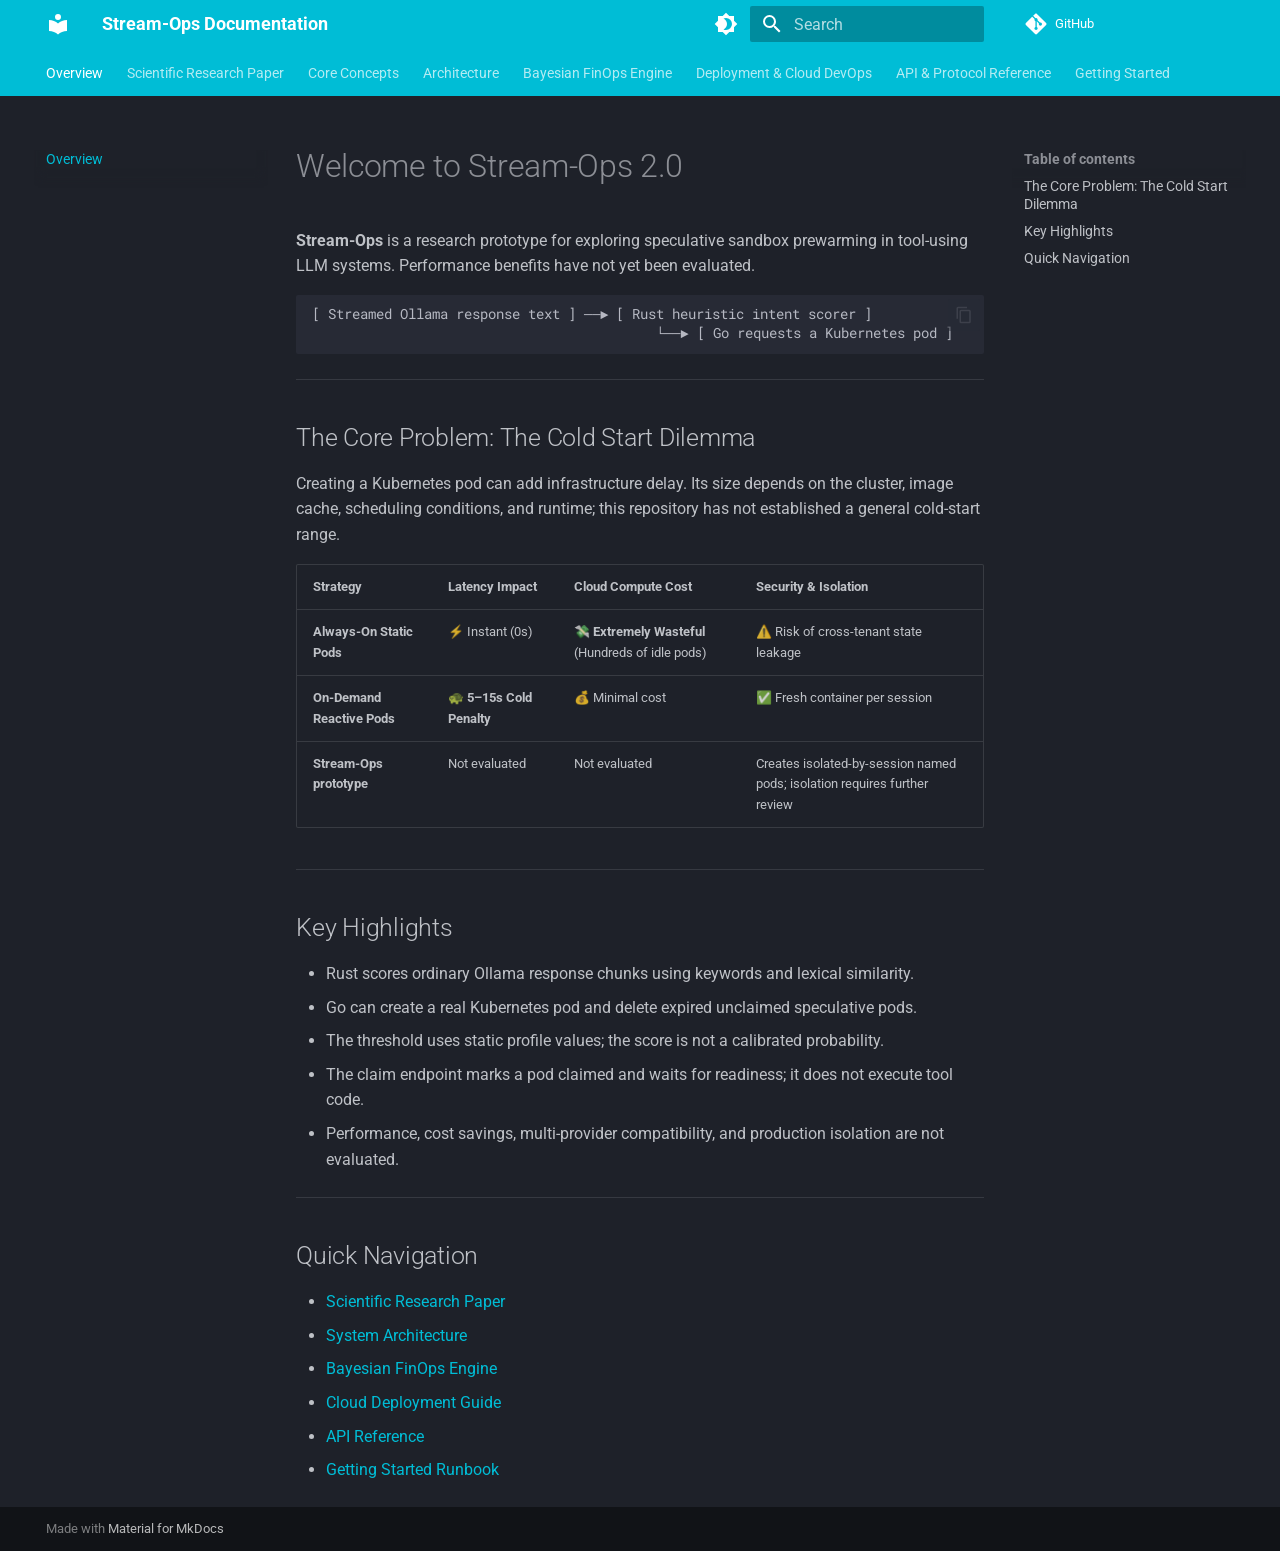
<file: site/index.html>
<!doctype html>
<html lang="en" class="no-js">
  <head>
    
      <meta charset="utf-8">
      <meta name="viewport" content="width=device-width,initial-scale=1">
      
        <meta name="description" content="Speculative Infrastructure Pre-Warming via Chain-of-Thought Lookahead">
      
      
        <meta name="author" content="Stream-Ops Core Team">
      
      
      
      
        <link rel="next" href="RESEARCH_PAPER/">
      
      
        
      
      
      <link rel="icon" href="assets/images/favicon.png">
      <meta name="generator" content="mkdocs-1.6.1, mkdocs-material-9.8.2">
    
    
      
        <title>Stream-Ops Documentation</title>
      
    
    
      <link rel="stylesheet" href="assets/stylesheets/main.57a0d79d.min.css">
      
        
        <link rel="stylesheet" href="assets/stylesheets/palette.fb2fffe2.min.css">
      
      


    
    
      
    
    
      
        
        
        <link rel="preconnect" href="https://fonts.gstatic.com" crossorigin>
        <link rel="stylesheet" href="https://fonts.googleapis.com/css?family=Roboto:300,300i,400,400i,700,700i%7CRoboto+Mono:400,400i,700,700i&display=fallback">
        <style>:root{--md-text-font:"Roboto";--md-code-font:"Roboto Mono"}</style>
      
    
    
    <script>__md_scope=new URL(".",location),__md_hash=e=>[...e].reduce(((e,_)=>(e<<5)-e+_.charCodeAt(0)),0),__md_get=(e,_=localStorage,t=__md_scope)=>JSON.parse(_.getItem(t.pathname+"."+e)),__md_set=(e,_,t=localStorage,a=__md_scope)=>{try{t.setItem(a.pathname+"."+e,JSON.stringify(_))}catch(e){}}</script>
    
      

    
    
  </head>
  
  
    
    
      
    
    
    
    
    <body dir="ltr" data-md-color-scheme="slate" data-md-color-primary="cyan" data-md-color-accent="teal">
  
    
    <input class="md-toggle" data-md-toggle="drawer" type="checkbox" id="__drawer" autocomplete="off">
    <input class="md-toggle" data-md-toggle="search" type="checkbox" id="__search" autocomplete="off">
    <label class="md-overlay" for="__drawer"></label>
    <div data-md-component="skip">
      
        
        <a href="#welcome-to-stream-ops-20" class="md-skip">
          Skip to content
        </a>
      
    </div>
    <div data-md-component="announce">
      
    </div>
    
    
      

<header class="md-header" data-md-component="header">
  <nav class="md-header__inner md-grid" aria-label="Header">
    <a href="." title="Stream-Ops Documentation" class="md-header__button md-logo" aria-label="Stream-Ops Documentation" data-md-component="logo">
      
  
  <svg xmlns="http://www.w3.org/2000/svg" viewBox="0 0 24 24"><path d="M12 8a3 3 0 0 0 3-3 3 3 0 0 0-3-3 3 3 0 0 0-3 3 3 3 0 0 0 3 3m0 3.54C9.64 9.35 6.5 8 3 8v11c3.5 0 6.64 1.35 9 3.54 2.36-2.19 5.5-3.54 9-3.54V8c-3.5 0-6.64 1.35-9 3.54"/></svg>

    </a>
    <label class="md-header__button md-icon" for="__drawer">
      
      <svg xmlns="http://www.w3.org/2000/svg" viewBox="0 0 24 24"><path d="M3 6h18v2H3zm0 5h18v2H3zm0 5h18v2H3z"/></svg>
    </label>
    <div class="md-header__title" data-md-component="header-title">
      <div class="md-header__ellipsis">
        <div class="md-header__topic">
          <span class="md-ellipsis">
            Stream-Ops Documentation
          </span>
        </div>
        <div class="md-header__topic" data-md-component="header-topic">
          <span class="md-ellipsis">
            
              Overview
            
          </span>
        </div>
      </div>
    </div>
    
      
        <form class="md-header__option" data-md-component="palette">
  
    
    
    
    <input class="md-option" data-md-color-media="" data-md-color-scheme="slate" data-md-color-primary="cyan" data-md-color-accent="teal"  aria-label="Switch to light mode"  type="radio" name="__palette" id="__palette_0">
    
      <label class="md-header__button md-icon" title="Switch to light mode" for="__palette_1" hidden>
        <svg xmlns="http://www.w3.org/2000/svg" viewBox="0 0 24 24"><path d="M12 18c-.89 0-1.74-.2-2.5-.55C11.56 16.5 13 14.42 13 12s-1.44-4.5-3.5-5.45C10.26 6.2 11.11 6 12 6a6 6 0 0 1 6 6 6 6 0 0 1-6 6m8-9.31V4h-4.69L12 .69 8.69 4H4v4.69L.69 12 4 15.31V20h4.69L12 23.31 15.31 20H20v-4.69L23.31 12z"/></svg>
      </label>
    
  
    
    
    
    <input class="md-option" data-md-color-media="" data-md-color-scheme="default" data-md-color-primary="cyan" data-md-color-accent="teal"  aria-label="Switch to dark mode"  type="radio" name="__palette" id="__palette_1">
    
      <label class="md-header__button md-icon" title="Switch to dark mode" for="__palette_0" hidden>
        <svg xmlns="http://www.w3.org/2000/svg" viewBox="0 0 24 24"><path d="M12 8a4 4 0 0 0-4 4 4 4 0 0 0 4 4 4 4 0 0 0 4-4 4 4 0 0 0-4-4m0 10a6 6 0 0 1-6-6 6 6 0 0 1 6-6 6 6 0 0 1 6 6 6 6 0 0 1-6 6m8-9.31V4h-4.69L12 .69 8.69 4H4v4.69L.69 12 4 15.31V20h4.69L12 23.31 15.31 20H20v-4.69L23.31 12z"/></svg>
      </label>
    
  
</form>
      
    
    
      <script>var palette=__md_get("__palette");if(palette&&palette.color){if("(prefers-color-scheme)"===palette.color.media){var media=matchMedia("(prefers-color-scheme: light)"),input=document.querySelector(media.matches?"[data-md-color-media='(prefers-color-scheme: light)']":"[data-md-color-media='(prefers-color-scheme: dark)']");palette.color.media=input.getAttribute("data-md-color-media"),palette.color.scheme=input.getAttribute("data-md-color-scheme"),palette.color.primary=input.getAttribute("data-md-color-primary"),palette.color.accent=input.getAttribute("data-md-color-accent")}for(var[key,value]of Object.entries(palette.color))document.body.setAttribute("data-md-color-"+key,value)}</script>
    
    
    
      
      
        <label class="md-header__button md-icon" for="__search">
          
          <svg xmlns="http://www.w3.org/2000/svg" viewBox="0 0 24 24"><path d="M9.5 3A6.5 6.5 0 0 1 16 9.5c0 1.61-.59 3.09-1.56 4.23l.27.27h.79l5 5-1.5 1.5-5-5v-.79l-.27-.27A6.52 6.52 0 0 1 9.5 16 6.5 6.5 0 0 1 3 9.5 6.5 6.5 0 0 1 9.5 3m0 2C7 5 5 7 5 9.5S7 14 9.5 14 14 12 14 9.5 12 5 9.5 5"/></svg>
        </label>
        <div class="md-search" data-md-component="search" role="dialog">
  <label class="md-search__overlay" for="__search"></label>
  <div class="md-search__inner" role="search">
    <form class="md-search__form" name="search">
      <input type="text" class="md-search__input" name="query" aria-label="Search" placeholder="Search" autocapitalize="off" autocorrect="off" autocomplete="off" spellcheck="false" data-md-component="search-query" required>
      <label class="md-search__icon md-icon" for="__search">
        
        <svg xmlns="http://www.w3.org/2000/svg" viewBox="0 0 24 24"><path d="M9.5 3A6.5 6.5 0 0 1 16 9.5c0 1.61-.59 3.09-1.56 4.23l.27.27h.79l5 5-1.5 1.5-5-5v-.79l-.27-.27A6.52 6.52 0 0 1 9.5 16 6.5 6.5 0 0 1 3 9.5 6.5 6.5 0 0 1 9.5 3m0 2C7 5 5 7 5 9.5S7 14 9.5 14 14 12 14 9.5 12 5 9.5 5"/></svg>
        
        <svg xmlns="http://www.w3.org/2000/svg" viewBox="0 0 24 24"><path d="M20 11v2H8l5.5 5.5-1.42 1.42L4.16 12l7.92-7.92L13.5 5.5 8 11z"/></svg>
      </label>
      <nav class="md-search__options" aria-label="Search">
        
        <button type="reset" class="md-search__icon md-icon" title="Clear" aria-label="Clear" tabindex="-1">
          
          <svg xmlns="http://www.w3.org/2000/svg" viewBox="0 0 24 24"><path d="M19 6.41 17.59 5 12 10.59 6.41 5 5 6.41 10.59 12 5 17.59 6.41 19 12 13.41 17.59 19 19 17.59 13.41 12z"/></svg>
        </button>
      </nav>
      
        <div class="md-search__suggest" data-md-component="search-suggest"></div>
      
    </form>
    <div class="md-search__output">
      <div class="md-search__scrollwrap" tabindex="0" data-md-scrollfix>
        <div class="md-search-result" data-md-component="search-result">
          <div class="md-search-result__meta">
            Initializing search
          </div>
          <ol class="md-search-result__list" role="presentation"></ol>
        </div>
      </div>
    </div>
  </div>
</div>
      
    
    
      <div class="md-header__source">
        <a href="https://github.com/DrakNight21/capestone-1" title="Go to repository" class="md-source" data-md-component="source">
  <div class="md-source__icon md-icon">
    
    <svg xmlns="http://www.w3.org/2000/svg" viewBox="0 0 448 512"><!--! Font Awesome Free 7.1.0 by @fontawesome - https://fontawesome.com License - https://fontawesome.com/license/free (Icons: CC BY 4.0, Fonts: SIL OFL 1.1, Code: MIT License) Copyright 2025 Fonticons, Inc.--><path d="M439.6 236.1 244 40.5c-5.4-5.5-12.8-8.5-20.4-8.5s-15 3-20.4 8.4L162.5 81l51.5 51.5c27.1-9.1 52.7 16.8 43.4 43.7l49.7 49.7c34.2-11.8 61.2 31 35.5 56.7-26.5 26.5-70.2-2.9-56-37.3L240.3 199v121.9c25.3 12.5 22.3 41.8 9.1 55-6.4 6.4-15.2 10.1-24.3 10.1s-17.8-3.6-24.3-10.1c-17.6-17.6-11.1-46.9 11.2-56v-123c-20.8-8.5-24.6-30.7-18.6-45L142.6 101 8.5 235.1C3 240.6 0 247.9 0 255.5s3 15 8.5 20.4l195.6 195.7c5.4 5.4 12.7 8.4 20.4 8.4s15-3 20.4-8.4l194.7-194.7c5.4-5.4 8.4-12.8 8.4-20.4s-3-15-8.4-20.4"/></svg>
  </div>
  <div class="md-source__repository">
    GitHub
  </div>
</a>
      </div>
    
  </nav>
  
</header>
    
    <div class="md-container" data-md-component="container">
      
      
        
          
            
<nav class="md-tabs" aria-label="Tabs" data-md-component="tabs">
  <div class="md-grid">
    <ul class="md-tabs__list">
      
        
  
  
  
    
  
  
    <li class="md-tabs__item md-tabs__item--active">
      <a href="." class="md-tabs__link">
        
  
  
    
  
  Overview

      </a>
    </li>
  

      
        
  
  
  
  
    <li class="md-tabs__item">
      <a href="RESEARCH_PAPER/" class="md-tabs__link">
        
  
  
    
  
  Scientific Research Paper

      </a>
    </li>
  

      
        
  
  
  
  
    <li class="md-tabs__item">
      <a href="core-concepts/" class="md-tabs__link">
        
  
  
    
  
  Core Concepts

      </a>
    </li>
  

      
        
  
  
  
  
    <li class="md-tabs__item">
      <a href="architecture/" class="md-tabs__link">
        
  
  
    
  
  Architecture

      </a>
    </li>
  

      
        
  
  
  
  
    <li class="md-tabs__item">
      <a href="finops/" class="md-tabs__link">
        
  
  
    
  
  Bayesian FinOps Engine

      </a>
    </li>
  

      
        
  
  
  
  
    <li class="md-tabs__item">
      <a href="deployment/" class="md-tabs__link">
        
  
  
    
  
  Deployment & Cloud DevOps

      </a>
    </li>
  

      
        
  
  
  
  
    <li class="md-tabs__item">
      <a href="api-reference/" class="md-tabs__link">
        
  
  
    
  
  API & Protocol Reference

      </a>
    </li>
  

      
        
  
  
  
  
    <li class="md-tabs__item">
      <a href="getting-started/" class="md-tabs__link">
        
  
  
    
  
  Getting Started

      </a>
    </li>
  

      
    </ul>
  </div>
</nav>
          
        
      
      <main class="md-main" data-md-component="main">
        <div class="md-main__inner md-grid">
          
            
              
              <div class="md-sidebar md-sidebar--primary" data-md-component="sidebar" data-md-type="navigation" >
                <div class="md-sidebar__scrollwrap">
                  <div class="md-sidebar__inner">
                    


  


<nav class="md-nav md-nav--primary md-nav--lifted" aria-label="Navigation" data-md-level="0">
  <label class="md-nav__title" for="__drawer">
    <a href="." title="Stream-Ops Documentation" class="md-nav__button md-logo" aria-label="Stream-Ops Documentation" data-md-component="logo">
      
  
  <svg xmlns="http://www.w3.org/2000/svg" viewBox="0 0 24 24"><path d="M12 8a3 3 0 0 0 3-3 3 3 0 0 0-3-3 3 3 0 0 0-3 3 3 3 0 0 0 3 3m0 3.54C9.64 9.35 6.5 8 3 8v11c3.5 0 6.64 1.35 9 3.54 2.36-2.19 5.5-3.54 9-3.54V8c-3.5 0-6.64 1.35-9 3.54"/></svg>

    </a>
    Stream-Ops Documentation
  </label>
  
    <div class="md-nav__source">
      <a href="https://github.com/DrakNight21/capestone-1" title="Go to repository" class="md-source" data-md-component="source">
  <div class="md-source__icon md-icon">
    
    <svg xmlns="http://www.w3.org/2000/svg" viewBox="0 0 448 512"><!--! Font Awesome Free 7.1.0 by @fontawesome - https://fontawesome.com License - https://fontawesome.com/license/free (Icons: CC BY 4.0, Fonts: SIL OFL 1.1, Code: MIT License) Copyright 2025 Fonticons, Inc.--><path d="M439.6 236.1 244 40.5c-5.4-5.5-12.8-8.5-20.4-8.5s-15 3-20.4 8.4L162.5 81l51.5 51.5c27.1-9.1 52.7 16.8 43.4 43.7l49.7 49.7c34.2-11.8 61.2 31 35.5 56.7-26.5 26.5-70.2-2.9-56-37.3L240.3 199v121.9c25.3 12.5 22.3 41.8 9.1 55-6.4 6.4-15.2 10.1-24.3 10.1s-17.8-3.6-24.3-10.1c-17.6-17.6-11.1-46.9 11.2-56v-123c-20.8-8.5-24.6-30.7-18.6-45L142.6 101 8.5 235.1C3 240.6 0 247.9 0 255.5s3 15 8.5 20.4l195.6 195.7c5.4 5.4 12.7 8.4 20.4 8.4s15-3 20.4-8.4l194.7-194.7c5.4-5.4 8.4-12.8 8.4-20.4s-3-15-8.4-20.4"/></svg>
  </div>
  <div class="md-source__repository">
    GitHub
  </div>
</a>
    </div>
  
  <ul class="md-nav__list" data-md-scrollfix>
    
      
      
  
  
    
  
  
  
    <li class="md-nav__item md-nav__item--active">
      
      <input class="md-nav__toggle md-toggle" type="checkbox" id="__toc">
      
      
        
      
      
        <label class="md-nav__link md-nav__link--active" for="__toc">
          
  
  
  <span class="md-ellipsis">
    
  
    Overview
  

    
  </span>
  
  

          <span class="md-nav__icon md-icon"></span>
        </label>
      
      <a href="." class="md-nav__link md-nav__link--active">
        
  
  
  <span class="md-ellipsis">
    
  
    Overview
  

    
  </span>
  
  

      </a>
      
        

<nav class="md-nav md-nav--secondary" aria-label="Table of contents">
  
  
  
    
  
  
    <label class="md-nav__title" for="__toc">
      <span class="md-nav__icon md-icon"></span>
      Table of contents
    </label>
    <ul class="md-nav__list" data-md-component="toc" data-md-scrollfix>
      
        <li class="md-nav__item">
  <a href="#the-core-problem-the-cold-start-dilemma" class="md-nav__link">
    <span class="md-ellipsis">
      
        The Core Problem: The Cold Start Dilemma
      
    </span>
  </a>
  
</li>
      
        <li class="md-nav__item">
  <a href="#key-highlights" class="md-nav__link">
    <span class="md-ellipsis">
      
        Key Highlights
      
    </span>
  </a>
  
</li>
      
        <li class="md-nav__item">
  <a href="#quick-navigation" class="md-nav__link">
    <span class="md-ellipsis">
      
        Quick Navigation
      
    </span>
  </a>
  
</li>
      
    </ul>
  
</nav>
      
    </li>
  

    
      
      
  
  
  
  
    <li class="md-nav__item">
      <a href="RESEARCH_PAPER/" class="md-nav__link">
        
  
  
  <span class="md-ellipsis">
    
  
    Scientific Research Paper
  

    
  </span>
  
  

      </a>
    </li>
  

    
      
      
  
  
  
  
    <li class="md-nav__item">
      <a href="core-concepts/" class="md-nav__link">
        
  
  
  <span class="md-ellipsis">
    
  
    Core Concepts
  

    
  </span>
  
  

      </a>
    </li>
  

    
      
      
  
  
  
  
    <li class="md-nav__item">
      <a href="architecture/" class="md-nav__link">
        
  
  
  <span class="md-ellipsis">
    
  
    Architecture
  

    
  </span>
  
  

      </a>
    </li>
  

    
      
      
  
  
  
  
    <li class="md-nav__item">
      <a href="finops/" class="md-nav__link">
        
  
  
  <span class="md-ellipsis">
    
  
    Bayesian FinOps Engine
  

    
  </span>
  
  

      </a>
    </li>
  

    
      
      
  
  
  
  
    <li class="md-nav__item">
      <a href="deployment/" class="md-nav__link">
        
  
  
  <span class="md-ellipsis">
    
  
    Deployment & Cloud DevOps
  

    
  </span>
  
  

      </a>
    </li>
  

    
      
      
  
  
  
  
    <li class="md-nav__item">
      <a href="api-reference/" class="md-nav__link">
        
  
  
  <span class="md-ellipsis">
    
  
    API & Protocol Reference
  

    
  </span>
  
  

      </a>
    </li>
  

    
      
      
  
  
  
  
    <li class="md-nav__item">
      <a href="getting-started/" class="md-nav__link">
        
  
  
  <span class="md-ellipsis">
    
  
    Getting Started
  

    
  </span>
  
  

      </a>
    </li>
  

    
  </ul>
</nav>
                  </div>
                </div>
              </div>
            
            
              
              <div class="md-sidebar md-sidebar--secondary" data-md-component="sidebar" data-md-type="toc" >
                <div class="md-sidebar__scrollwrap">
                  <div class="md-sidebar__inner">
                    

<nav class="md-nav md-nav--secondary" aria-label="Table of contents">
  
  
  
    
  
  
    <label class="md-nav__title" for="__toc">
      <span class="md-nav__icon md-icon"></span>
      Table of contents
    </label>
    <ul class="md-nav__list" data-md-component="toc" data-md-scrollfix>
      
        <li class="md-nav__item">
  <a href="#the-core-problem-the-cold-start-dilemma" class="md-nav__link">
    <span class="md-ellipsis">
      
        The Core Problem: The Cold Start Dilemma
      
    </span>
  </a>
  
</li>
      
        <li class="md-nav__item">
  <a href="#key-highlights" class="md-nav__link">
    <span class="md-ellipsis">
      
        Key Highlights
      
    </span>
  </a>
  
</li>
      
        <li class="md-nav__item">
  <a href="#quick-navigation" class="md-nav__link">
    <span class="md-ellipsis">
      
        Quick Navigation
      
    </span>
  </a>
  
</li>
      
    </ul>
  
</nav>
                  </div>
                </div>
              </div>
            
          
          
            <div class="md-content" data-md-component="content">
              
              <article class="md-content__inner md-typeset">
                
                  


  
  


<h1 id="welcome-to-stream-ops-20">Welcome to Stream-Ops 2.0</h1>
<p><strong>Stream-Ops</strong> is a research prototype for exploring speculative sandbox prewarming in tool-using LLM systems. Performance benefits have not yet been evaluated.</p>
<div class="highlight"><pre><span></span><code><a id="__codelineno-0-1" name="__codelineno-0-1" href="#__codelineno-0-1"></a>[ Streamed Ollama response text ] ──► [ Rust heuristic intent scorer ]
<a id="__codelineno-0-2" name="__codelineno-0-2" href="#__codelineno-0-2"></a>                                           └──► [ Go requests a Kubernetes pod ]
</code></pre></div>
<hr />
<h2 id="the-core-problem-the-cold-start-dilemma">The Core Problem: The Cold Start Dilemma</h2>
<p>Creating a Kubernetes pod can add infrastructure delay. Its size depends on the cluster, image cache, scheduling conditions, and runtime; this repository has not established a general cold-start range.</p>
<table>
<thead>
<tr>
<th style="text-align: left;">Strategy</th>
<th style="text-align: left;">Latency Impact</th>
<th style="text-align: left;">Cloud Compute Cost</th>
<th style="text-align: left;">Security &amp; Isolation</th>
</tr>
</thead>
<tbody>
<tr>
<td style="text-align: left;"><strong>Always-On Static Pods</strong></td>
<td style="text-align: left;">⚡ Instant (0s)</td>
<td style="text-align: left;">💸 <strong>Extremely Wasteful</strong> (Hundreds of idle pods)</td>
<td style="text-align: left;">⚠️ Risk of cross-tenant state leakage</td>
</tr>
<tr>
<td style="text-align: left;"><strong>On-Demand Reactive Pods</strong></td>
<td style="text-align: left;">🐢 <strong>5–15s Cold Penalty</strong></td>
<td style="text-align: left;">💰 Minimal cost</td>
<td style="text-align: left;">✅ Fresh container per session</td>
</tr>
<tr>
<td style="text-align: left;"><strong>Stream-Ops prototype</strong></td>
<td style="text-align: left;">Not evaluated</td>
<td style="text-align: left;">Not evaluated</td>
<td style="text-align: left;">Creates isolated-by-session named pods; isolation requires further review</td>
</tr>
</tbody>
</table>
<hr />
<h2 id="key-highlights">Key Highlights</h2>
<ul>
<li>Rust scores ordinary Ollama response chunks using keywords and lexical similarity.</li>
<li>Go can create a real Kubernetes pod and delete expired unclaimed speculative pods.</li>
<li>The threshold uses static profile values; the score is not a calibrated probability.</li>
<li>The claim endpoint marks a pod claimed and waits for readiness; it does not execute tool code.</li>
<li>Performance, cost savings, multi-provider compatibility, and production isolation are not evaluated.</li>
</ul>
<hr />
<h2 id="quick-navigation">Quick Navigation</h2>
<ul>
<li><a href="RESEARCH_PAPER/">Scientific Research Paper</a></li>
<li><a href="architecture/">System Architecture</a></li>
<li><a href="finops/">Bayesian FinOps Engine</a></li>
<li><a href="deployment/">Cloud Deployment Guide</a></li>
<li><a href="api-reference/">API Reference</a></li>
<li><a href="getting-started/">Getting Started Runbook</a></li>
</ul>












                
              </article>
            </div>
          
          
<script>var target=document.getElementById(location.hash.slice(1));target&&target.name&&(target.checked=target.name.startsWith("__tabbed_"))</script>
        </div>
        
      </main>
      
        <footer class="md-footer">
  
  <div class="md-footer-meta md-typeset">
    <div class="md-footer-meta__inner md-grid">
      <div class="md-copyright">
  
  
    Made with
    <a href="https://squidfunk.github.io/mkdocs-material/" target="_blank" rel="noopener">
      Material for MkDocs
    </a>
  
</div>
      
    </div>
  </div>
</footer>
      
    </div>
    <div class="md-dialog" data-md-component="dialog">
      <div class="md-dialog__inner md-typeset"></div>
    </div>
    
    
    
      
      
      <script id="__config" type="application/json">{"annotate": null, "base": ".", "features": ["navigation.tabs", "navigation.sections", "content.code.copy", "search.suggest", "search.highlight"], "search": "assets/javascripts/workers/search.a7633da7.min.js", "tags": null, "translations": {"clipboard.copied": "Copied to clipboard", "clipboard.copy": "Copy to clipboard", "search.result.more.one": "1 more on this page", "search.result.more.other": "# more on this page", "search.result.none": "No matching documents", "search.result.one": "1 matching document", "search.result.other": "# matching documents", "search.result.placeholder": "Type to start searching", "search.result.term.missing": "Missing", "select.version": "Select version"}, "version": null}</script>
    
    
      <script src="assets/javascripts/bundle.a5f9d56c.min.js"></script>
      
    
  </body>
</html>
</file>
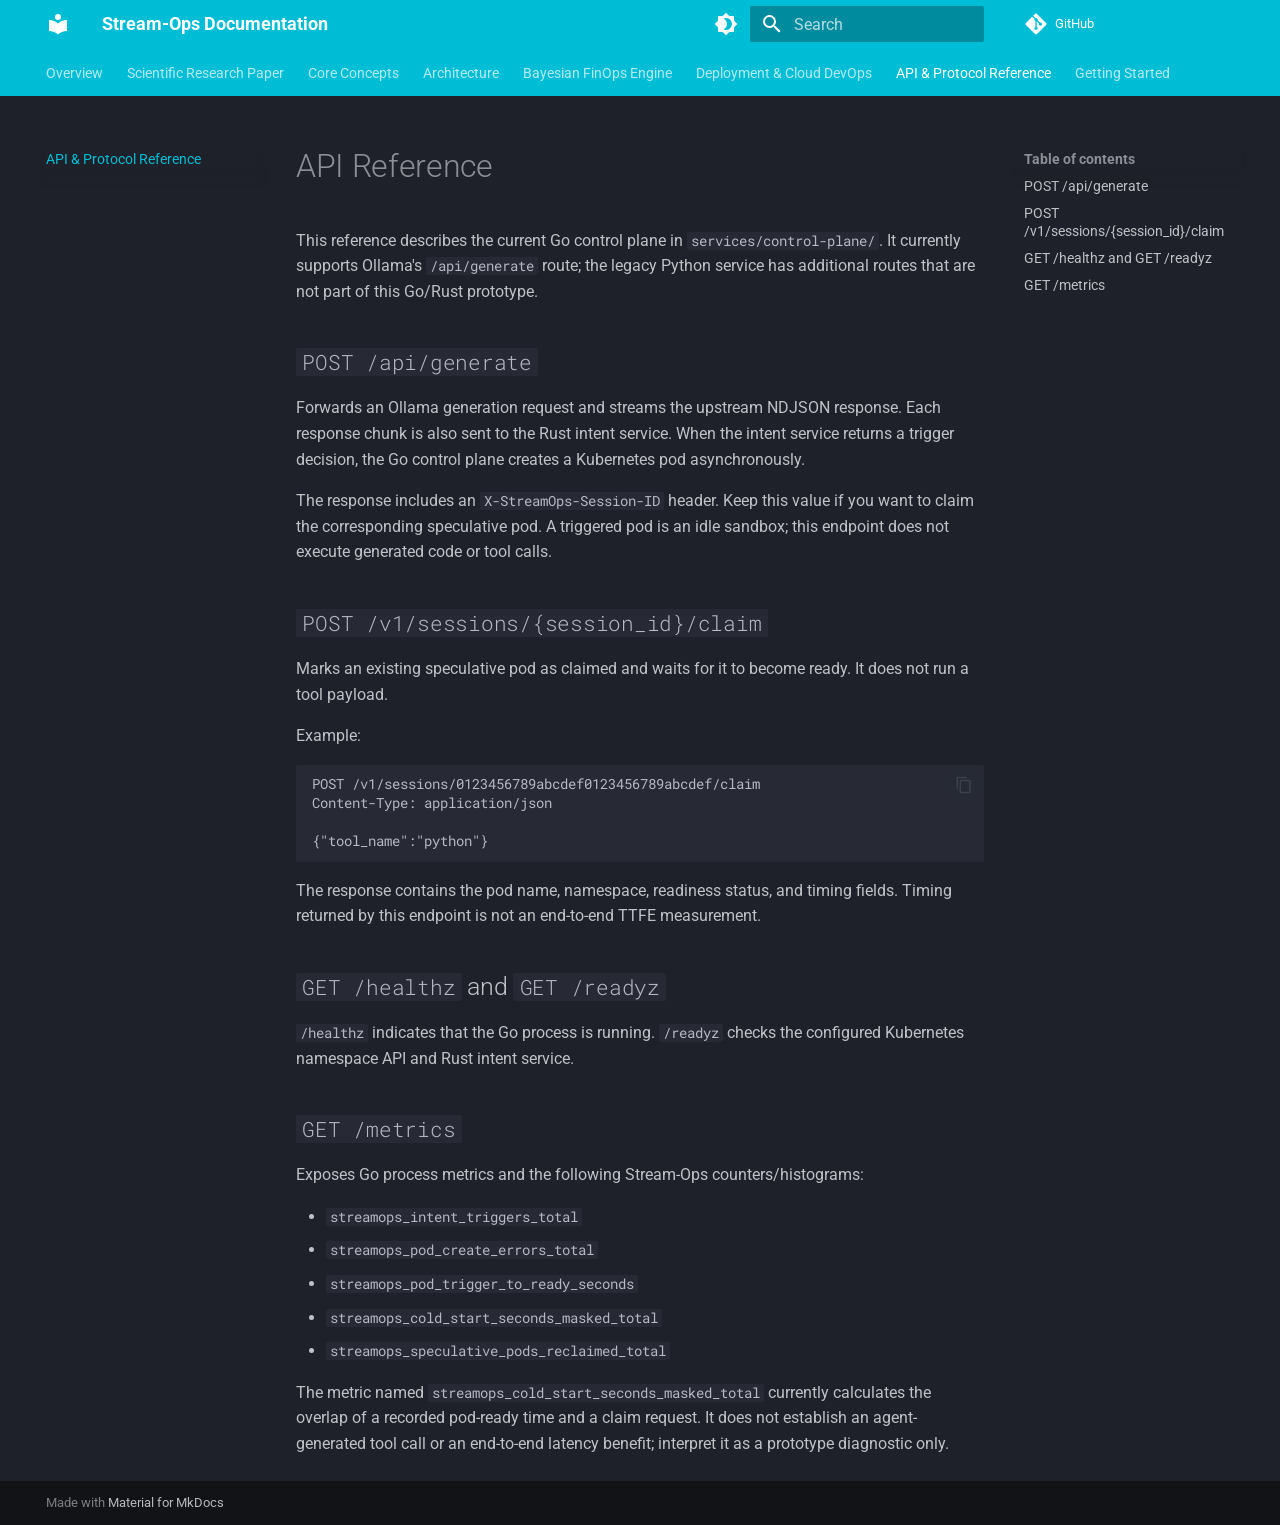
<file: site/api-reference/index.html>
<!doctype html>
<html lang="en" class="no-js">
  <head>
    
      <meta charset="utf-8">
      <meta name="viewport" content="width=device-width,initial-scale=1">
      
        <meta name="description" content="Speculative Infrastructure Pre-Warming via Chain-of-Thought Lookahead">
      
      
        <meta name="author" content="Stream-Ops Core Team">
      
      
      
        <link rel="prev" href="../deployment/">
      
      
        <link rel="next" href="../getting-started/">
      
      
        
      
      
      <link rel="icon" href="../assets/images/favicon.png">
      <meta name="generator" content="mkdocs-1.6.1, mkdocs-material-9.8.2">
    
    
      
        <title>API & Protocol Reference - Stream-Ops Documentation</title>
      
    
    
      <link rel="stylesheet" href="../assets/stylesheets/main.57a0d79d.min.css">
      
        
        <link rel="stylesheet" href="../assets/stylesheets/palette.fb2fffe2.min.css">
      
      


    
    
      
    
    
      
        
        
        <link rel="preconnect" href="https://fonts.gstatic.com" crossorigin>
        <link rel="stylesheet" href="https://fonts.googleapis.com/css?family=Roboto:300,300i,400,400i,700,700i%7CRoboto+Mono:400,400i,700,700i&display=fallback">
        <style>:root{--md-text-font:"Roboto";--md-code-font:"Roboto Mono"}</style>
      
    
    
    <script>__md_scope=new URL("..",location),__md_hash=e=>[...e].reduce(((e,_)=>(e<<5)-e+_.charCodeAt(0)),0),__md_get=(e,_=localStorage,t=__md_scope)=>JSON.parse(_.getItem(t.pathname+"."+e)),__md_set=(e,_,t=localStorage,a=__md_scope)=>{try{t.setItem(a.pathname+"."+e,JSON.stringify(_))}catch(e){}}</script>
    
      

    
    
  </head>
  
  
    
    
      
    
    
    
    
    <body dir="ltr" data-md-color-scheme="slate" data-md-color-primary="cyan" data-md-color-accent="teal">
  
    
    <input class="md-toggle" data-md-toggle="drawer" type="checkbox" id="__drawer" autocomplete="off">
    <input class="md-toggle" data-md-toggle="search" type="checkbox" id="__search" autocomplete="off">
    <label class="md-overlay" for="__drawer"></label>
    <div data-md-component="skip">
      
        
        <a href="#api-reference" class="md-skip">
          Skip to content
        </a>
      
    </div>
    <div data-md-component="announce">
      
    </div>
    
    
      

<header class="md-header" data-md-component="header">
  <nav class="md-header__inner md-grid" aria-label="Header">
    <a href=".." title="Stream-Ops Documentation" class="md-header__button md-logo" aria-label="Stream-Ops Documentation" data-md-component="logo">
      
  
  <svg xmlns="http://www.w3.org/2000/svg" viewBox="0 0 24 24"><path d="M12 8a3 3 0 0 0 3-3 3 3 0 0 0-3-3 3 3 0 0 0-3 3 3 3 0 0 0 3 3m0 3.54C9.64 9.35 6.5 8 3 8v11c3.5 0 6.64 1.35 9 3.54 2.36-2.19 5.5-3.54 9-3.54V8c-3.5 0-6.64 1.35-9 3.54"/></svg>

    </a>
    <label class="md-header__button md-icon" for="__drawer">
      
      <svg xmlns="http://www.w3.org/2000/svg" viewBox="0 0 24 24"><path d="M3 6h18v2H3zm0 5h18v2H3zm0 5h18v2H3z"/></svg>
    </label>
    <div class="md-header__title" data-md-component="header-title">
      <div class="md-header__ellipsis">
        <div class="md-header__topic">
          <span class="md-ellipsis">
            Stream-Ops Documentation
          </span>
        </div>
        <div class="md-header__topic" data-md-component="header-topic">
          <span class="md-ellipsis">
            
              API & Protocol Reference
            
          </span>
        </div>
      </div>
    </div>
    
      
        <form class="md-header__option" data-md-component="palette">
  
    
    
    
    <input class="md-option" data-md-color-media="" data-md-color-scheme="slate" data-md-color-primary="cyan" data-md-color-accent="teal"  aria-label="Switch to light mode"  type="radio" name="__palette" id="__palette_0">
    
      <label class="md-header__button md-icon" title="Switch to light mode" for="__palette_1" hidden>
        <svg xmlns="http://www.w3.org/2000/svg" viewBox="0 0 24 24"><path d="M12 18c-.89 0-1.74-.2-2.5-.55C11.56 16.5 13 14.42 13 12s-1.44-4.5-3.5-5.45C10.26 6.2 11.11 6 12 6a6 6 0 0 1 6 6 6 6 0 0 1-6 6m8-9.31V4h-4.69L12 .69 8.69 4H4v4.69L.69 12 4 15.31V20h4.69L12 23.31 15.31 20H20v-4.69L23.31 12z"/></svg>
      </label>
    
  
    
    
    
    <input class="md-option" data-md-color-media="" data-md-color-scheme="default" data-md-color-primary="cyan" data-md-color-accent="teal"  aria-label="Switch to dark mode"  type="radio" name="__palette" id="__palette_1">
    
      <label class="md-header__button md-icon" title="Switch to dark mode" for="__palette_0" hidden>
        <svg xmlns="http://www.w3.org/2000/svg" viewBox="0 0 24 24"><path d="M12 8a4 4 0 0 0-4 4 4 4 0 0 0 4 4 4 4 0 0 0 4-4 4 4 0 0 0-4-4m0 10a6 6 0 0 1-6-6 6 6 0 0 1 6-6 6 6 0 0 1 6 6 6 6 0 0 1-6 6m8-9.31V4h-4.69L12 .69 8.69 4H4v4.69L.69 12 4 15.31V20h4.69L12 23.31 15.31 20H20v-4.69L23.31 12z"/></svg>
      </label>
    
  
</form>
      
    
    
      <script>var palette=__md_get("__palette");if(palette&&palette.color){if("(prefers-color-scheme)"===palette.color.media){var media=matchMedia("(prefers-color-scheme: light)"),input=document.querySelector(media.matches?"[data-md-color-media='(prefers-color-scheme: light)']":"[data-md-color-media='(prefers-color-scheme: dark)']");palette.color.media=input.getAttribute("data-md-color-media"),palette.color.scheme=input.getAttribute("data-md-color-scheme"),palette.color.primary=input.getAttribute("data-md-color-primary"),palette.color.accent=input.getAttribute("data-md-color-accent")}for(var[key,value]of Object.entries(palette.color))document.body.setAttribute("data-md-color-"+key,value)}</script>
    
    
    
      
      
        <label class="md-header__button md-icon" for="__search">
          
          <svg xmlns="http://www.w3.org/2000/svg" viewBox="0 0 24 24"><path d="M9.5 3A6.5 6.5 0 0 1 16 9.5c0 1.61-.59 3.09-1.56 4.23l.27.27h.79l5 5-1.5 1.5-5-5v-.79l-.27-.27A6.52 6.52 0 0 1 9.5 16 6.5 6.5 0 0 1 3 9.5 6.5 6.5 0 0 1 9.5 3m0 2C7 5 5 7 5 9.5S7 14 9.5 14 14 12 14 9.5 12 5 9.5 5"/></svg>
        </label>
        <div class="md-search" data-md-component="search" role="dialog">
  <label class="md-search__overlay" for="__search"></label>
  <div class="md-search__inner" role="search">
    <form class="md-search__form" name="search">
      <input type="text" class="md-search__input" name="query" aria-label="Search" placeholder="Search" autocapitalize="off" autocorrect="off" autocomplete="off" spellcheck="false" data-md-component="search-query" required>
      <label class="md-search__icon md-icon" for="__search">
        
        <svg xmlns="http://www.w3.org/2000/svg" viewBox="0 0 24 24"><path d="M9.5 3A6.5 6.5 0 0 1 16 9.5c0 1.61-.59 3.09-1.56 4.23l.27.27h.79l5 5-1.5 1.5-5-5v-.79l-.27-.27A6.52 6.52 0 0 1 9.5 16 6.5 6.5 0 0 1 3 9.5 6.5 6.5 0 0 1 9.5 3m0 2C7 5 5 7 5 9.5S7 14 9.5 14 14 12 14 9.5 12 5 9.5 5"/></svg>
        
        <svg xmlns="http://www.w3.org/2000/svg" viewBox="0 0 24 24"><path d="M20 11v2H8l5.5 5.5-1.42 1.42L4.16 12l7.92-7.92L13.5 5.5 8 11z"/></svg>
      </label>
      <nav class="md-search__options" aria-label="Search">
        
        <button type="reset" class="md-search__icon md-icon" title="Clear" aria-label="Clear" tabindex="-1">
          
          <svg xmlns="http://www.w3.org/2000/svg" viewBox="0 0 24 24"><path d="M19 6.41 17.59 5 12 10.59 6.41 5 5 6.41 10.59 12 5 17.59 6.41 19 12 13.41 17.59 19 19 17.59 13.41 12z"/></svg>
        </button>
      </nav>
      
        <div class="md-search__suggest" data-md-component="search-suggest"></div>
      
    </form>
    <div class="md-search__output">
      <div class="md-search__scrollwrap" tabindex="0" data-md-scrollfix>
        <div class="md-search-result" data-md-component="search-result">
          <div class="md-search-result__meta">
            Initializing search
          </div>
          <ol class="md-search-result__list" role="presentation"></ol>
        </div>
      </div>
    </div>
  </div>
</div>
      
    
    
      <div class="md-header__source">
        <a href="https://github.com/DrakNight21/capestone-1" title="Go to repository" class="md-source" data-md-component="source">
  <div class="md-source__icon md-icon">
    
    <svg xmlns="http://www.w3.org/2000/svg" viewBox="0 0 448 512"><!--! Font Awesome Free 7.1.0 by @fontawesome - https://fontawesome.com License - https://fontawesome.com/license/free (Icons: CC BY 4.0, Fonts: SIL OFL 1.1, Code: MIT License) Copyright 2025 Fonticons, Inc.--><path d="M439.6 236.1 244 40.5c-5.4-5.5-12.8-8.5-20.4-8.5s-15 3-20.4 8.4L162.5 81l51.5 51.5c27.1-9.1 52.7 16.8 43.4 43.7l49.7 49.7c34.2-11.8 61.2 31 35.5 56.7-26.5 26.5-70.2-2.9-56-37.3L240.3 199v121.9c25.3 12.5 22.3 41.8 9.1 55-6.4 6.4-15.2 10.1-24.3 10.1s-17.8-3.6-24.3-10.1c-17.6-17.6-11.1-46.9 11.2-56v-123c-20.8-8.5-24.6-30.7-18.6-45L142.6 101 8.5 235.1C3 240.6 0 247.9 0 255.5s3 15 8.5 20.4l195.6 195.7c5.4 5.4 12.7 8.4 20.4 8.4s15-3 20.4-8.4l194.7-194.7c5.4-5.4 8.4-12.8 8.4-20.4s-3-15-8.4-20.4"/></svg>
  </div>
  <div class="md-source__repository">
    GitHub
  </div>
</a>
      </div>
    
  </nav>
  
</header>
    
    <div class="md-container" data-md-component="container">
      
      
        
          
            
<nav class="md-tabs" aria-label="Tabs" data-md-component="tabs">
  <div class="md-grid">
    <ul class="md-tabs__list">
      
        
  
  
  
  
    <li class="md-tabs__item">
      <a href=".." class="md-tabs__link">
        
  
  
    
  
  Overview

      </a>
    </li>
  

      
        
  
  
  
  
    <li class="md-tabs__item">
      <a href="../RESEARCH_PAPER/" class="md-tabs__link">
        
  
  
    
  
  Scientific Research Paper

      </a>
    </li>
  

      
        
  
  
  
  
    <li class="md-tabs__item">
      <a href="../core-concepts/" class="md-tabs__link">
        
  
  
    
  
  Core Concepts

      </a>
    </li>
  

      
        
  
  
  
  
    <li class="md-tabs__item">
      <a href="../architecture/" class="md-tabs__link">
        
  
  
    
  
  Architecture

      </a>
    </li>
  

      
        
  
  
  
  
    <li class="md-tabs__item">
      <a href="../finops/" class="md-tabs__link">
        
  
  
    
  
  Bayesian FinOps Engine

      </a>
    </li>
  

      
        
  
  
  
  
    <li class="md-tabs__item">
      <a href="../deployment/" class="md-tabs__link">
        
  
  
    
  
  Deployment & Cloud DevOps

      </a>
    </li>
  

      
        
  
  
  
    
  
  
    <li class="md-tabs__item md-tabs__item--active">
      <a href="./" class="md-tabs__link">
        
  
  
    
  
  API & Protocol Reference

      </a>
    </li>
  

      
        
  
  
  
  
    <li class="md-tabs__item">
      <a href="../getting-started/" class="md-tabs__link">
        
  
  
    
  
  Getting Started

      </a>
    </li>
  

      
    </ul>
  </div>
</nav>
          
        
      
      <main class="md-main" data-md-component="main">
        <div class="md-main__inner md-grid">
          
            
              
              <div class="md-sidebar md-sidebar--primary" data-md-component="sidebar" data-md-type="navigation" >
                <div class="md-sidebar__scrollwrap">
                  <div class="md-sidebar__inner">
                    


  


<nav class="md-nav md-nav--primary md-nav--lifted" aria-label="Navigation" data-md-level="0">
  <label class="md-nav__title" for="__drawer">
    <a href=".." title="Stream-Ops Documentation" class="md-nav__button md-logo" aria-label="Stream-Ops Documentation" data-md-component="logo">
      
  
  <svg xmlns="http://www.w3.org/2000/svg" viewBox="0 0 24 24"><path d="M12 8a3 3 0 0 0 3-3 3 3 0 0 0-3-3 3 3 0 0 0-3 3 3 3 0 0 0 3 3m0 3.54C9.64 9.35 6.5 8 3 8v11c3.5 0 6.64 1.35 9 3.54 2.36-2.19 5.5-3.54 9-3.54V8c-3.5 0-6.64 1.35-9 3.54"/></svg>

    </a>
    Stream-Ops Documentation
  </label>
  
    <div class="md-nav__source">
      <a href="https://github.com/DrakNight21/capestone-1" title="Go to repository" class="md-source" data-md-component="source">
  <div class="md-source__icon md-icon">
    
    <svg xmlns="http://www.w3.org/2000/svg" viewBox="0 0 448 512"><!--! Font Awesome Free 7.1.0 by @fontawesome - https://fontawesome.com License - https://fontawesome.com/license/free (Icons: CC BY 4.0, Fonts: SIL OFL 1.1, Code: MIT License) Copyright 2025 Fonticons, Inc.--><path d="M439.6 236.1 244 40.5c-5.4-5.5-12.8-8.5-20.4-8.5s-15 3-20.4 8.4L162.5 81l51.5 51.5c27.1-9.1 52.7 16.8 43.4 43.7l49.7 49.7c34.2-11.8 61.2 31 35.5 56.7-26.5 26.5-70.2-2.9-56-37.3L240.3 199v121.9c25.3 12.5 22.3 41.8 9.1 55-6.4 6.4-15.2 10.1-24.3 10.1s-17.8-3.6-24.3-10.1c-17.6-17.6-11.1-46.9 11.2-56v-123c-20.8-8.5-24.6-30.7-18.6-45L142.6 101 8.5 235.1C3 240.6 0 247.9 0 255.5s3 15 8.5 20.4l195.6 195.7c5.4 5.4 12.7 8.4 20.4 8.4s15-3 20.4-8.4l194.7-194.7c5.4-5.4 8.4-12.8 8.4-20.4s-3-15-8.4-20.4"/></svg>
  </div>
  <div class="md-source__repository">
    GitHub
  </div>
</a>
    </div>
  
  <ul class="md-nav__list" data-md-scrollfix>
    
      
      
  
  
  
  
    <li class="md-nav__item">
      <a href=".." class="md-nav__link">
        
  
  
  <span class="md-ellipsis">
    
  
    Overview
  

    
  </span>
  
  

      </a>
    </li>
  

    
      
      
  
  
  
  
    <li class="md-nav__item">
      <a href="../RESEARCH_PAPER/" class="md-nav__link">
        
  
  
  <span class="md-ellipsis">
    
  
    Scientific Research Paper
  

    
  </span>
  
  

      </a>
    </li>
  

    
      
      
  
  
  
  
    <li class="md-nav__item">
      <a href="../core-concepts/" class="md-nav__link">
        
  
  
  <span class="md-ellipsis">
    
  
    Core Concepts
  

    
  </span>
  
  

      </a>
    </li>
  

    
      
      
  
  
  
  
    <li class="md-nav__item">
      <a href="../architecture/" class="md-nav__link">
        
  
  
  <span class="md-ellipsis">
    
  
    Architecture
  

    
  </span>
  
  

      </a>
    </li>
  

    
      
      
  
  
  
  
    <li class="md-nav__item">
      <a href="../finops/" class="md-nav__link">
        
  
  
  <span class="md-ellipsis">
    
  
    Bayesian FinOps Engine
  

    
  </span>
  
  

      </a>
    </li>
  

    
      
      
  
  
  
  
    <li class="md-nav__item">
      <a href="../deployment/" class="md-nav__link">
        
  
  
  <span class="md-ellipsis">
    
  
    Deployment & Cloud DevOps
  

    
  </span>
  
  

      </a>
    </li>
  

    
      
      
  
  
    
  
  
  
    <li class="md-nav__item md-nav__item--active">
      
      <input class="md-nav__toggle md-toggle" type="checkbox" id="__toc">
      
      
        
      
      
        <label class="md-nav__link md-nav__link--active" for="__toc">
          
  
  
  <span class="md-ellipsis">
    
  
    API & Protocol Reference
  

    
  </span>
  
  

          <span class="md-nav__icon md-icon"></span>
        </label>
      
      <a href="./" class="md-nav__link md-nav__link--active">
        
  
  
  <span class="md-ellipsis">
    
  
    API & Protocol Reference
  

    
  </span>
  
  

      </a>
      
        

<nav class="md-nav md-nav--secondary" aria-label="Table of contents">
  
  
  
    
  
  
    <label class="md-nav__title" for="__toc">
      <span class="md-nav__icon md-icon"></span>
      Table of contents
    </label>
    <ul class="md-nav__list" data-md-component="toc" data-md-scrollfix>
      
        <li class="md-nav__item">
  <a href="#post-apigenerate" class="md-nav__link">
    <span class="md-ellipsis">
      
        POST /api/generate
      
    </span>
  </a>
  
</li>
      
        <li class="md-nav__item">
  <a href="#post-v1sessionssession_idclaim" class="md-nav__link">
    <span class="md-ellipsis">
      
        POST /v1/sessions/{session_id}/claim
      
    </span>
  </a>
  
</li>
      
        <li class="md-nav__item">
  <a href="#get-healthz-and-get-readyz" class="md-nav__link">
    <span class="md-ellipsis">
      
        GET /healthz and GET /readyz
      
    </span>
  </a>
  
</li>
      
        <li class="md-nav__item">
  <a href="#get-metrics" class="md-nav__link">
    <span class="md-ellipsis">
      
        GET /metrics
      
    </span>
  </a>
  
</li>
      
    </ul>
  
</nav>
      
    </li>
  

    
      
      
  
  
  
  
    <li class="md-nav__item">
      <a href="../getting-started/" class="md-nav__link">
        
  
  
  <span class="md-ellipsis">
    
  
    Getting Started
  

    
  </span>
  
  

      </a>
    </li>
  

    
  </ul>
</nav>
                  </div>
                </div>
              </div>
            
            
              
              <div class="md-sidebar md-sidebar--secondary" data-md-component="sidebar" data-md-type="toc" >
                <div class="md-sidebar__scrollwrap">
                  <div class="md-sidebar__inner">
                    

<nav class="md-nav md-nav--secondary" aria-label="Table of contents">
  
  
  
    
  
  
    <label class="md-nav__title" for="__toc">
      <span class="md-nav__icon md-icon"></span>
      Table of contents
    </label>
    <ul class="md-nav__list" data-md-component="toc" data-md-scrollfix>
      
        <li class="md-nav__item">
  <a href="#post-apigenerate" class="md-nav__link">
    <span class="md-ellipsis">
      
        POST /api/generate
      
    </span>
  </a>
  
</li>
      
        <li class="md-nav__item">
  <a href="#post-v1sessionssession_idclaim" class="md-nav__link">
    <span class="md-ellipsis">
      
        POST /v1/sessions/{session_id}/claim
      
    </span>
  </a>
  
</li>
      
        <li class="md-nav__item">
  <a href="#get-healthz-and-get-readyz" class="md-nav__link">
    <span class="md-ellipsis">
      
        GET /healthz and GET /readyz
      
    </span>
  </a>
  
</li>
      
        <li class="md-nav__item">
  <a href="#get-metrics" class="md-nav__link">
    <span class="md-ellipsis">
      
        GET /metrics
      
    </span>
  </a>
  
</li>
      
    </ul>
  
</nav>
                  </div>
                </div>
              </div>
            
          
          
            <div class="md-content" data-md-component="content">
              
              <article class="md-content__inner md-typeset">
                
                  


  
  


<h1 id="api-reference">API Reference</h1>
<p>This reference describes the current Go control plane in
<code>services/control-plane/</code>. It currently supports Ollama's
<code>/api/generate</code> route; the legacy Python service has additional routes that
are not part of this Go/Rust prototype.</p>
<h2 id="post-apigenerate"><code>POST /api/generate</code></h2>
<p>Forwards an Ollama generation request and streams the upstream NDJSON response.
Each response chunk is also sent to the Rust intent service. When the intent
service returns a trigger decision, the Go control plane creates a Kubernetes
pod asynchronously.</p>
<p>The response includes an <code>X-StreamOps-Session-ID</code> header. Keep this value if
you want to claim the corresponding speculative pod. A triggered pod is an
idle sandbox; this endpoint does not execute generated code or tool calls.</p>
<h2 id="post-v1sessionssession_idclaim"><code>POST /v1/sessions/{session_id}/claim</code></h2>
<p>Marks an existing speculative pod as claimed and waits for it to become ready.
It does not run a tool payload.</p>
<p>Example:</p>
<div class="highlight"><pre><span></span><code><a id="__codelineno-0-1" name="__codelineno-0-1" href="#__codelineno-0-1"></a><span class="err">POST /v1/sessions/0123456789abcdef0123456789abcdef/claim</span>
<a id="__codelineno-0-2" name="__codelineno-0-2" href="#__codelineno-0-2"></a><span class="err">Content-Type: application/json</span>
<a id="__codelineno-0-3" name="__codelineno-0-3" href="#__codelineno-0-3"></a>
<a id="__codelineno-0-4" name="__codelineno-0-4" href="#__codelineno-0-4"></a><span class="err">{"tool_name":"python"}</span>
</code></pre></div>
<p>The response contains the pod name, namespace, readiness status, and timing
fields. Timing returned by this endpoint is not an end-to-end TTFE measurement.</p>
<h2 id="get-healthz-and-get-readyz"><code>GET /healthz</code> and <code>GET /readyz</code></h2>
<p><code>/healthz</code> indicates that the Go process is running. <code>/readyz</code> checks the
configured Kubernetes namespace API and Rust intent service.</p>
<h2 id="get-metrics"><code>GET /metrics</code></h2>
<p>Exposes Go process metrics and the following Stream-Ops counters/histograms:</p>
<ul>
<li><code>streamops_intent_triggers_total</code></li>
<li><code>streamops_pod_create_errors_total</code></li>
<li><code>streamops_pod_trigger_to_ready_seconds</code></li>
<li><code>streamops_cold_start_seconds_masked_total</code></li>
<li><code>streamops_speculative_pods_reclaimed_total</code></li>
</ul>
<p>The metric named <code>streamops_cold_start_seconds_masked_total</code> currently
calculates the overlap of a recorded pod-ready time and a claim request. It
does not establish an agent-generated tool call or an end-to-end latency
benefit; interpret it as a prototype diagnostic only.</p>












                
              </article>
            </div>
          
          
<script>var target=document.getElementById(location.hash.slice(1));target&&target.name&&(target.checked=target.name.startsWith("__tabbed_"))</script>
        </div>
        
      </main>
      
        <footer class="md-footer">
  
  <div class="md-footer-meta md-typeset">
    <div class="md-footer-meta__inner md-grid">
      <div class="md-copyright">
  
  
    Made with
    <a href="https://squidfunk.github.io/mkdocs-material/" target="_blank" rel="noopener">
      Material for MkDocs
    </a>
  
</div>
      
    </div>
  </div>
</footer>
      
    </div>
    <div class="md-dialog" data-md-component="dialog">
      <div class="md-dialog__inner md-typeset"></div>
    </div>
    
    
    
      
      
      <script id="__config" type="application/json">{"annotate": null, "base": "..", "features": ["navigation.tabs", "navigation.sections", "content.code.copy", "search.suggest", "search.highlight"], "search": "../assets/javascripts/workers/search.a7633da7.min.js", "tags": null, "translations": {"clipboard.copied": "Copied to clipboard", "clipboard.copy": "Copy to clipboard", "search.result.more.one": "1 more on this page", "search.result.more.other": "# more on this page", "search.result.none": "No matching documents", "search.result.one": "1 matching document", "search.result.other": "# matching documents", "search.result.placeholder": "Type to start searching", "search.result.term.missing": "Missing", "select.version": "Select version"}, "version": null}</script>
    
    
      <script src="../assets/javascripts/bundle.a5f9d56c.min.js"></script>
      
    
  </body>
</html>
</file>
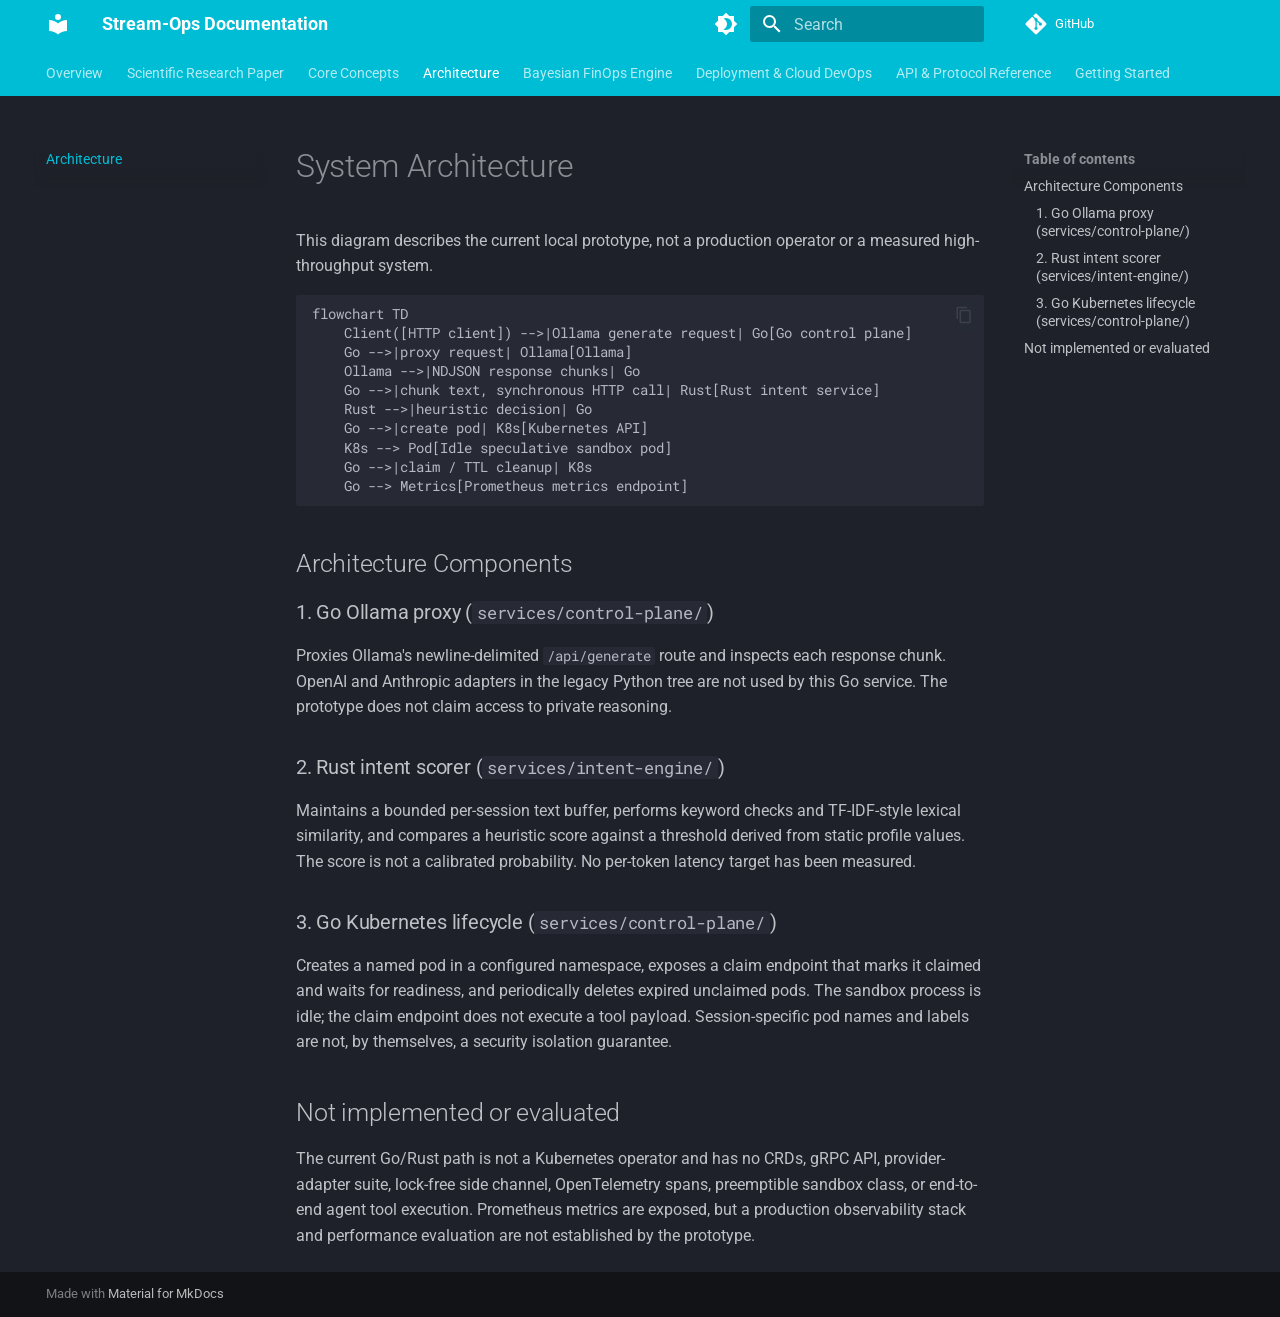
<file: site/architecture/index.html>
<!doctype html>
<html lang="en" class="no-js">
  <head>
    
      <meta charset="utf-8">
      <meta name="viewport" content="width=device-width,initial-scale=1">
      
        <meta name="description" content="Speculative Infrastructure Pre-Warming via Chain-of-Thought Lookahead">
      
      
        <meta name="author" content="Stream-Ops Core Team">
      
      
      
        <link rel="prev" href="../core-concepts/">
      
      
        <link rel="next" href="../finops/">
      
      
        
      
      
      <link rel="icon" href="../assets/images/favicon.png">
      <meta name="generator" content="mkdocs-1.6.1, mkdocs-material-9.8.2">
    
    
      
        <title>Architecture - Stream-Ops Documentation</title>
      
    
    
      <link rel="stylesheet" href="../assets/stylesheets/main.57a0d79d.min.css">
      
        
        <link rel="stylesheet" href="../assets/stylesheets/palette.fb2fffe2.min.css">
      
      


    
    
      
    
    
      
        
        
        <link rel="preconnect" href="https://fonts.gstatic.com" crossorigin>
        <link rel="stylesheet" href="https://fonts.googleapis.com/css?family=Roboto:300,300i,400,400i,700,700i%7CRoboto+Mono:400,400i,700,700i&display=fallback">
        <style>:root{--md-text-font:"Roboto";--md-code-font:"Roboto Mono"}</style>
      
    
    
    <script>__md_scope=new URL("..",location),__md_hash=e=>[...e].reduce(((e,_)=>(e<<5)-e+_.charCodeAt(0)),0),__md_get=(e,_=localStorage,t=__md_scope)=>JSON.parse(_.getItem(t.pathname+"."+e)),__md_set=(e,_,t=localStorage,a=__md_scope)=>{try{t.setItem(a.pathname+"."+e,JSON.stringify(_))}catch(e){}}</script>
    
      

    
    
  </head>
  
  
    
    
      
    
    
    
    
    <body dir="ltr" data-md-color-scheme="slate" data-md-color-primary="cyan" data-md-color-accent="teal">
  
    
    <input class="md-toggle" data-md-toggle="drawer" type="checkbox" id="__drawer" autocomplete="off">
    <input class="md-toggle" data-md-toggle="search" type="checkbox" id="__search" autocomplete="off">
    <label class="md-overlay" for="__drawer"></label>
    <div data-md-component="skip">
      
        
        <a href="#system-architecture" class="md-skip">
          Skip to content
        </a>
      
    </div>
    <div data-md-component="announce">
      
    </div>
    
    
      

<header class="md-header" data-md-component="header">
  <nav class="md-header__inner md-grid" aria-label="Header">
    <a href=".." title="Stream-Ops Documentation" class="md-header__button md-logo" aria-label="Stream-Ops Documentation" data-md-component="logo">
      
  
  <svg xmlns="http://www.w3.org/2000/svg" viewBox="0 0 24 24"><path d="M12 8a3 3 0 0 0 3-3 3 3 0 0 0-3-3 3 3 0 0 0-3 3 3 3 0 0 0 3 3m0 3.54C9.64 9.35 6.5 8 3 8v11c3.5 0 6.64 1.35 9 3.54 2.36-2.19 5.5-3.54 9-3.54V8c-3.5 0-6.64 1.35-9 3.54"/></svg>

    </a>
    <label class="md-header__button md-icon" for="__drawer">
      
      <svg xmlns="http://www.w3.org/2000/svg" viewBox="0 0 24 24"><path d="M3 6h18v2H3zm0 5h18v2H3zm0 5h18v2H3z"/></svg>
    </label>
    <div class="md-header__title" data-md-component="header-title">
      <div class="md-header__ellipsis">
        <div class="md-header__topic">
          <span class="md-ellipsis">
            Stream-Ops Documentation
          </span>
        </div>
        <div class="md-header__topic" data-md-component="header-topic">
          <span class="md-ellipsis">
            
              Architecture
            
          </span>
        </div>
      </div>
    </div>
    
      
        <form class="md-header__option" data-md-component="palette">
  
    
    
    
    <input class="md-option" data-md-color-media="" data-md-color-scheme="slate" data-md-color-primary="cyan" data-md-color-accent="teal"  aria-label="Switch to light mode"  type="radio" name="__palette" id="__palette_0">
    
      <label class="md-header__button md-icon" title="Switch to light mode" for="__palette_1" hidden>
        <svg xmlns="http://www.w3.org/2000/svg" viewBox="0 0 24 24"><path d="M12 18c-.89 0-1.74-.2-2.5-.55C11.56 16.5 13 14.42 13 12s-1.44-4.5-3.5-5.45C10.26 6.2 11.11 6 12 6a6 6 0 0 1 6 6 6 6 0 0 1-6 6m8-9.31V4h-4.69L12 .69 8.69 4H4v4.69L.69 12 4 15.31V20h4.69L12 23.31 15.31 20H20v-4.69L23.31 12z"/></svg>
      </label>
    
  
    
    
    
    <input class="md-option" data-md-color-media="" data-md-color-scheme="default" data-md-color-primary="cyan" data-md-color-accent="teal"  aria-label="Switch to dark mode"  type="radio" name="__palette" id="__palette_1">
    
      <label class="md-header__button md-icon" title="Switch to dark mode" for="__palette_0" hidden>
        <svg xmlns="http://www.w3.org/2000/svg" viewBox="0 0 24 24"><path d="M12 8a4 4 0 0 0-4 4 4 4 0 0 0 4 4 4 4 0 0 0 4-4 4 4 0 0 0-4-4m0 10a6 6 0 0 1-6-6 6 6 0 0 1 6-6 6 6 0 0 1 6 6 6 6 0 0 1-6 6m8-9.31V4h-4.69L12 .69 8.69 4H4v4.69L.69 12 4 15.31V20h4.69L12 23.31 15.31 20H20v-4.69L23.31 12z"/></svg>
      </label>
    
  
</form>
      
    
    
      <script>var palette=__md_get("__palette");if(palette&&palette.color){if("(prefers-color-scheme)"===palette.color.media){var media=matchMedia("(prefers-color-scheme: light)"),input=document.querySelector(media.matches?"[data-md-color-media='(prefers-color-scheme: light)']":"[data-md-color-media='(prefers-color-scheme: dark)']");palette.color.media=input.getAttribute("data-md-color-media"),palette.color.scheme=input.getAttribute("data-md-color-scheme"),palette.color.primary=input.getAttribute("data-md-color-primary"),palette.color.accent=input.getAttribute("data-md-color-accent")}for(var[key,value]of Object.entries(palette.color))document.body.setAttribute("data-md-color-"+key,value)}</script>
    
    
    
      
      
        <label class="md-header__button md-icon" for="__search">
          
          <svg xmlns="http://www.w3.org/2000/svg" viewBox="0 0 24 24"><path d="M9.5 3A6.5 6.5 0 0 1 16 9.5c0 1.61-.59 3.09-1.56 4.23l.27.27h.79l5 5-1.5 1.5-5-5v-.79l-.27-.27A6.52 6.52 0 0 1 9.5 16 6.5 6.5 0 0 1 3 9.5 6.5 6.5 0 0 1 9.5 3m0 2C7 5 5 7 5 9.5S7 14 9.5 14 14 12 14 9.5 12 5 9.5 5"/></svg>
        </label>
        <div class="md-search" data-md-component="search" role="dialog">
  <label class="md-search__overlay" for="__search"></label>
  <div class="md-search__inner" role="search">
    <form class="md-search__form" name="search">
      <input type="text" class="md-search__input" name="query" aria-label="Search" placeholder="Search" autocapitalize="off" autocorrect="off" autocomplete="off" spellcheck="false" data-md-component="search-query" required>
      <label class="md-search__icon md-icon" for="__search">
        
        <svg xmlns="http://www.w3.org/2000/svg" viewBox="0 0 24 24"><path d="M9.5 3A6.5 6.5 0 0 1 16 9.5c0 1.61-.59 3.09-1.56 4.23l.27.27h.79l5 5-1.5 1.5-5-5v-.79l-.27-.27A6.52 6.52 0 0 1 9.5 16 6.5 6.5 0 0 1 3 9.5 6.5 6.5 0 0 1 9.5 3m0 2C7 5 5 7 5 9.5S7 14 9.5 14 14 12 14 9.5 12 5 9.5 5"/></svg>
        
        <svg xmlns="http://www.w3.org/2000/svg" viewBox="0 0 24 24"><path d="M20 11v2H8l5.5 5.5-1.42 1.42L4.16 12l7.92-7.92L13.5 5.5 8 11z"/></svg>
      </label>
      <nav class="md-search__options" aria-label="Search">
        
        <button type="reset" class="md-search__icon md-icon" title="Clear" aria-label="Clear" tabindex="-1">
          
          <svg xmlns="http://www.w3.org/2000/svg" viewBox="0 0 24 24"><path d="M19 6.41 17.59 5 12 10.59 6.41 5 5 6.41 10.59 12 5 17.59 6.41 19 12 13.41 17.59 19 19 17.59 13.41 12z"/></svg>
        </button>
      </nav>
      
        <div class="md-search__suggest" data-md-component="search-suggest"></div>
      
    </form>
    <div class="md-search__output">
      <div class="md-search__scrollwrap" tabindex="0" data-md-scrollfix>
        <div class="md-search-result" data-md-component="search-result">
          <div class="md-search-result__meta">
            Initializing search
          </div>
          <ol class="md-search-result__list" role="presentation"></ol>
        </div>
      </div>
    </div>
  </div>
</div>
      
    
    
      <div class="md-header__source">
        <a href="https://github.com/DrakNight21/capestone-1" title="Go to repository" class="md-source" data-md-component="source">
  <div class="md-source__icon md-icon">
    
    <svg xmlns="http://www.w3.org/2000/svg" viewBox="0 0 448 512"><!--! Font Awesome Free 7.1.0 by @fontawesome - https://fontawesome.com License - https://fontawesome.com/license/free (Icons: CC BY 4.0, Fonts: SIL OFL 1.1, Code: MIT License) Copyright 2025 Fonticons, Inc.--><path d="M439.6 236.1 244 40.5c-5.4-5.5-12.8-8.5-20.4-8.5s-15 3-20.4 8.4L162.5 81l51.5 51.5c27.1-9.1 52.7 16.8 43.4 43.7l49.7 49.7c34.2-11.8 61.2 31 35.5 56.7-26.5 26.5-70.2-2.9-56-37.3L240.3 199v121.9c25.3 12.5 22.3 41.8 9.1 55-6.4 6.4-15.2 10.1-24.3 10.1s-17.8-3.6-24.3-10.1c-17.6-17.6-11.1-46.9 11.2-56v-123c-20.8-8.5-24.6-30.7-18.6-45L142.6 101 8.5 235.1C3 240.6 0 247.9 0 255.5s3 15 8.5 20.4l195.6 195.7c5.4 5.4 12.7 8.4 20.4 8.4s15-3 20.4-8.4l194.7-194.7c5.4-5.4 8.4-12.8 8.4-20.4s-3-15-8.4-20.4"/></svg>
  </div>
  <div class="md-source__repository">
    GitHub
  </div>
</a>
      </div>
    
  </nav>
  
</header>
    
    <div class="md-container" data-md-component="container">
      
      
        
          
            
<nav class="md-tabs" aria-label="Tabs" data-md-component="tabs">
  <div class="md-grid">
    <ul class="md-tabs__list">
      
        
  
  
  
  
    <li class="md-tabs__item">
      <a href=".." class="md-tabs__link">
        
  
  
    
  
  Overview

      </a>
    </li>
  

      
        
  
  
  
  
    <li class="md-tabs__item">
      <a href="../RESEARCH_PAPER/" class="md-tabs__link">
        
  
  
    
  
  Scientific Research Paper

      </a>
    </li>
  

      
        
  
  
  
  
    <li class="md-tabs__item">
      <a href="../core-concepts/" class="md-tabs__link">
        
  
  
    
  
  Core Concepts

      </a>
    </li>
  

      
        
  
  
  
    
  
  
    <li class="md-tabs__item md-tabs__item--active">
      <a href="./" class="md-tabs__link">
        
  
  
    
  
  Architecture

      </a>
    </li>
  

      
        
  
  
  
  
    <li class="md-tabs__item">
      <a href="../finops/" class="md-tabs__link">
        
  
  
    
  
  Bayesian FinOps Engine

      </a>
    </li>
  

      
        
  
  
  
  
    <li class="md-tabs__item">
      <a href="../deployment/" class="md-tabs__link">
        
  
  
    
  
  Deployment & Cloud DevOps

      </a>
    </li>
  

      
        
  
  
  
  
    <li class="md-tabs__item">
      <a href="../api-reference/" class="md-tabs__link">
        
  
  
    
  
  API & Protocol Reference

      </a>
    </li>
  

      
        
  
  
  
  
    <li class="md-tabs__item">
      <a href="../getting-started/" class="md-tabs__link">
        
  
  
    
  
  Getting Started

      </a>
    </li>
  

      
    </ul>
  </div>
</nav>
          
        
      
      <main class="md-main" data-md-component="main">
        <div class="md-main__inner md-grid">
          
            
              
              <div class="md-sidebar md-sidebar--primary" data-md-component="sidebar" data-md-type="navigation" >
                <div class="md-sidebar__scrollwrap">
                  <div class="md-sidebar__inner">
                    


  


<nav class="md-nav md-nav--primary md-nav--lifted" aria-label="Navigation" data-md-level="0">
  <label class="md-nav__title" for="__drawer">
    <a href=".." title="Stream-Ops Documentation" class="md-nav__button md-logo" aria-label="Stream-Ops Documentation" data-md-component="logo">
      
  
  <svg xmlns="http://www.w3.org/2000/svg" viewBox="0 0 24 24"><path d="M12 8a3 3 0 0 0 3-3 3 3 0 0 0-3-3 3 3 0 0 0-3 3 3 3 0 0 0 3 3m0 3.54C9.64 9.35 6.5 8 3 8v11c3.5 0 6.64 1.35 9 3.54 2.36-2.19 5.5-3.54 9-3.54V8c-3.5 0-6.64 1.35-9 3.54"/></svg>

    </a>
    Stream-Ops Documentation
  </label>
  
    <div class="md-nav__source">
      <a href="https://github.com/DrakNight21/capestone-1" title="Go to repository" class="md-source" data-md-component="source">
  <div class="md-source__icon md-icon">
    
    <svg xmlns="http://www.w3.org/2000/svg" viewBox="0 0 448 512"><!--! Font Awesome Free 7.1.0 by @fontawesome - https://fontawesome.com License - https://fontawesome.com/license/free (Icons: CC BY 4.0, Fonts: SIL OFL 1.1, Code: MIT License) Copyright 2025 Fonticons, Inc.--><path d="M439.6 236.1 244 40.5c-5.4-5.5-12.8-8.5-20.4-8.5s-15 3-20.4 8.4L162.5 81l51.5 51.5c27.1-9.1 52.7 16.8 43.4 43.7l49.7 49.7c34.2-11.8 61.2 31 35.5 56.7-26.5 26.5-70.2-2.9-56-37.3L240.3 199v121.9c25.3 12.5 22.3 41.8 9.1 55-6.4 6.4-15.2 10.1-24.3 10.1s-17.8-3.6-24.3-10.1c-17.6-17.6-11.1-46.9 11.2-56v-123c-20.8-8.5-24.6-30.7-18.6-45L142.6 101 8.5 235.1C3 240.6 0 247.9 0 255.5s3 15 8.5 20.4l195.6 195.7c5.4 5.4 12.7 8.4 20.4 8.4s15-3 20.4-8.4l194.7-194.7c5.4-5.4 8.4-12.8 8.4-20.4s-3-15-8.4-20.4"/></svg>
  </div>
  <div class="md-source__repository">
    GitHub
  </div>
</a>
    </div>
  
  <ul class="md-nav__list" data-md-scrollfix>
    
      
      
  
  
  
  
    <li class="md-nav__item">
      <a href=".." class="md-nav__link">
        
  
  
  <span class="md-ellipsis">
    
  
    Overview
  

    
  </span>
  
  

      </a>
    </li>
  

    
      
      
  
  
  
  
    <li class="md-nav__item">
      <a href="../RESEARCH_PAPER/" class="md-nav__link">
        
  
  
  <span class="md-ellipsis">
    
  
    Scientific Research Paper
  

    
  </span>
  
  

      </a>
    </li>
  

    
      
      
  
  
  
  
    <li class="md-nav__item">
      <a href="../core-concepts/" class="md-nav__link">
        
  
  
  <span class="md-ellipsis">
    
  
    Core Concepts
  

    
  </span>
  
  

      </a>
    </li>
  

    
      
      
  
  
    
  
  
  
    <li class="md-nav__item md-nav__item--active">
      
      <input class="md-nav__toggle md-toggle" type="checkbox" id="__toc">
      
      
        
      
      
        <label class="md-nav__link md-nav__link--active" for="__toc">
          
  
  
  <span class="md-ellipsis">
    
  
    Architecture
  

    
  </span>
  
  

          <span class="md-nav__icon md-icon"></span>
        </label>
      
      <a href="./" class="md-nav__link md-nav__link--active">
        
  
  
  <span class="md-ellipsis">
    
  
    Architecture
  

    
  </span>
  
  

      </a>
      
        

<nav class="md-nav md-nav--secondary" aria-label="Table of contents">
  
  
  
    
  
  
    <label class="md-nav__title" for="__toc">
      <span class="md-nav__icon md-icon"></span>
      Table of contents
    </label>
    <ul class="md-nav__list" data-md-component="toc" data-md-scrollfix>
      
        <li class="md-nav__item">
  <a href="#architecture-components" class="md-nav__link">
    <span class="md-ellipsis">
      
        Architecture Components
      
    </span>
  </a>
  
    <nav class="md-nav" aria-label="Architecture Components">
      <ul class="md-nav__list">
        
          <li class="md-nav__item">
  <a href="#1-go-ollama-proxy-servicescontrol-plane" class="md-nav__link">
    <span class="md-ellipsis">
      
        1. Go Ollama proxy (services/control-plane/)
      
    </span>
  </a>
  
</li>
        
          <li class="md-nav__item">
  <a href="#2-rust-intent-scorer-servicesintent-engine" class="md-nav__link">
    <span class="md-ellipsis">
      
        2. Rust intent scorer (services/intent-engine/)
      
    </span>
  </a>
  
</li>
        
          <li class="md-nav__item">
  <a href="#3-go-kubernetes-lifecycle-servicescontrol-plane" class="md-nav__link">
    <span class="md-ellipsis">
      
        3. Go Kubernetes lifecycle (services/control-plane/)
      
    </span>
  </a>
  
</li>
        
      </ul>
    </nav>
  
</li>
      
        <li class="md-nav__item">
  <a href="#not-implemented-or-evaluated" class="md-nav__link">
    <span class="md-ellipsis">
      
        Not implemented or evaluated
      
    </span>
  </a>
  
</li>
      
    </ul>
  
</nav>
      
    </li>
  

    
      
      
  
  
  
  
    <li class="md-nav__item">
      <a href="../finops/" class="md-nav__link">
        
  
  
  <span class="md-ellipsis">
    
  
    Bayesian FinOps Engine
  

    
  </span>
  
  

      </a>
    </li>
  

    
      
      
  
  
  
  
    <li class="md-nav__item">
      <a href="../deployment/" class="md-nav__link">
        
  
  
  <span class="md-ellipsis">
    
  
    Deployment & Cloud DevOps
  

    
  </span>
  
  

      </a>
    </li>
  

    
      
      
  
  
  
  
    <li class="md-nav__item">
      <a href="../api-reference/" class="md-nav__link">
        
  
  
  <span class="md-ellipsis">
    
  
    API & Protocol Reference
  

    
  </span>
  
  

      </a>
    </li>
  

    
      
      
  
  
  
  
    <li class="md-nav__item">
      <a href="../getting-started/" class="md-nav__link">
        
  
  
  <span class="md-ellipsis">
    
  
    Getting Started
  

    
  </span>
  
  

      </a>
    </li>
  

    
  </ul>
</nav>
                  </div>
                </div>
              </div>
            
            
              
              <div class="md-sidebar md-sidebar--secondary" data-md-component="sidebar" data-md-type="toc" >
                <div class="md-sidebar__scrollwrap">
                  <div class="md-sidebar__inner">
                    

<nav class="md-nav md-nav--secondary" aria-label="Table of contents">
  
  
  
    
  
  
    <label class="md-nav__title" for="__toc">
      <span class="md-nav__icon md-icon"></span>
      Table of contents
    </label>
    <ul class="md-nav__list" data-md-component="toc" data-md-scrollfix>
      
        <li class="md-nav__item">
  <a href="#architecture-components" class="md-nav__link">
    <span class="md-ellipsis">
      
        Architecture Components
      
    </span>
  </a>
  
    <nav class="md-nav" aria-label="Architecture Components">
      <ul class="md-nav__list">
        
          <li class="md-nav__item">
  <a href="#1-go-ollama-proxy-servicescontrol-plane" class="md-nav__link">
    <span class="md-ellipsis">
      
        1. Go Ollama proxy (services/control-plane/)
      
    </span>
  </a>
  
</li>
        
          <li class="md-nav__item">
  <a href="#2-rust-intent-scorer-servicesintent-engine" class="md-nav__link">
    <span class="md-ellipsis">
      
        2. Rust intent scorer (services/intent-engine/)
      
    </span>
  </a>
  
</li>
        
          <li class="md-nav__item">
  <a href="#3-go-kubernetes-lifecycle-servicescontrol-plane" class="md-nav__link">
    <span class="md-ellipsis">
      
        3. Go Kubernetes lifecycle (services/control-plane/)
      
    </span>
  </a>
  
</li>
        
      </ul>
    </nav>
  
</li>
      
        <li class="md-nav__item">
  <a href="#not-implemented-or-evaluated" class="md-nav__link">
    <span class="md-ellipsis">
      
        Not implemented or evaluated
      
    </span>
  </a>
  
</li>
      
    </ul>
  
</nav>
                  </div>
                </div>
              </div>
            
          
          
            <div class="md-content" data-md-component="content">
              
              <article class="md-content__inner md-typeset">
                
                  


  
  


<h1 id="system-architecture">System Architecture</h1>
<p>This diagram describes the current local prototype, not a production operator or a measured high-throughput system.</p>
<div class="highlight"><pre><span></span><code><a id="__codelineno-0-1" name="__codelineno-0-1" href="#__codelineno-0-1"></a>flowchart TD
<a id="__codelineno-0-2" name="__codelineno-0-2" href="#__codelineno-0-2"></a>    Client([HTTP client]) --&gt;|Ollama generate request| Go[Go control plane]
<a id="__codelineno-0-3" name="__codelineno-0-3" href="#__codelineno-0-3"></a>    Go --&gt;|proxy request| Ollama[Ollama]
<a id="__codelineno-0-4" name="__codelineno-0-4" href="#__codelineno-0-4"></a>    Ollama --&gt;|NDJSON response chunks| Go
<a id="__codelineno-0-5" name="__codelineno-0-5" href="#__codelineno-0-5"></a>    Go --&gt;|chunk text, synchronous HTTP call| Rust[Rust intent service]
<a id="__codelineno-0-6" name="__codelineno-0-6" href="#__codelineno-0-6"></a>    Rust --&gt;|heuristic decision| Go
<a id="__codelineno-0-7" name="__codelineno-0-7" href="#__codelineno-0-7"></a>    Go --&gt;|create pod| K8s[Kubernetes API]
<a id="__codelineno-0-8" name="__codelineno-0-8" href="#__codelineno-0-8"></a>    K8s --&gt; Pod[Idle speculative sandbox pod]
<a id="__codelineno-0-9" name="__codelineno-0-9" href="#__codelineno-0-9"></a>    Go --&gt;|claim / TTL cleanup| K8s
<a id="__codelineno-0-10" name="__codelineno-0-10" href="#__codelineno-0-10"></a>    Go --&gt; Metrics[Prometheus metrics endpoint]
</code></pre></div>
<h2 id="architecture-components">Architecture Components</h2>
<h3 id="1-go-ollama-proxy-servicescontrol-plane">1. Go Ollama proxy (<code>services/control-plane/</code>)</h3>
<p>Proxies Ollama's newline-delimited <code>/api/generate</code> route and inspects each
response chunk. OpenAI and Anthropic adapters in the legacy Python tree are
not used by this Go service. The prototype does not claim access to private
reasoning.</p>
<h3 id="2-rust-intent-scorer-servicesintent-engine">2. Rust intent scorer (<code>services/intent-engine/</code>)</h3>
<p>Maintains a bounded per-session text buffer, performs keyword checks and
TF-IDF-style lexical similarity, and compares a heuristic score against a
threshold derived from static profile values. The score is not a calibrated
probability. No per-token latency target has been measured.</p>
<h3 id="3-go-kubernetes-lifecycle-servicescontrol-plane">3. Go Kubernetes lifecycle (<code>services/control-plane/</code>)</h3>
<p>Creates a named pod in a configured namespace, exposes a claim endpoint that
marks it claimed and waits for readiness, and periodically deletes expired
unclaimed pods. The sandbox process is idle; the claim endpoint does not
execute a tool payload. Session-specific pod names and labels are not, by
themselves, a security isolation guarantee.</p>
<h2 id="not-implemented-or-evaluated">Not implemented or evaluated</h2>
<p>The current Go/Rust path is not a Kubernetes operator and has no CRDs, gRPC
API, provider-adapter suite, lock-free side channel, OpenTelemetry spans,
preemptible sandbox class, or end-to-end agent tool execution. Prometheus
metrics are exposed, but a production observability stack and performance
evaluation are not established by the prototype.</p>












                
              </article>
            </div>
          
          
<script>var target=document.getElementById(location.hash.slice(1));target&&target.name&&(target.checked=target.name.startsWith("__tabbed_"))</script>
        </div>
        
      </main>
      
        <footer class="md-footer">
  
  <div class="md-footer-meta md-typeset">
    <div class="md-footer-meta__inner md-grid">
      <div class="md-copyright">
  
  
    Made with
    <a href="https://squidfunk.github.io/mkdocs-material/" target="_blank" rel="noopener">
      Material for MkDocs
    </a>
  
</div>
      
    </div>
  </div>
</footer>
      
    </div>
    <div class="md-dialog" data-md-component="dialog">
      <div class="md-dialog__inner md-typeset"></div>
    </div>
    
    
    
      
      
      <script id="__config" type="application/json">{"annotate": null, "base": "..", "features": ["navigation.tabs", "navigation.sections", "content.code.copy", "search.suggest", "search.highlight"], "search": "../assets/javascripts/workers/search.a7633da7.min.js", "tags": null, "translations": {"clipboard.copied": "Copied to clipboard", "clipboard.copy": "Copy to clipboard", "search.result.more.one": "1 more on this page", "search.result.more.other": "# more on this page", "search.result.none": "No matching documents", "search.result.one": "1 matching document", "search.result.other": "# matching documents", "search.result.placeholder": "Type to start searching", "search.result.term.missing": "Missing", "select.version": "Select version"}, "version": null}</script>
    
    
      <script src="../assets/javascripts/bundle.a5f9d56c.min.js"></script>
      
    
  </body>
</html>
</file>
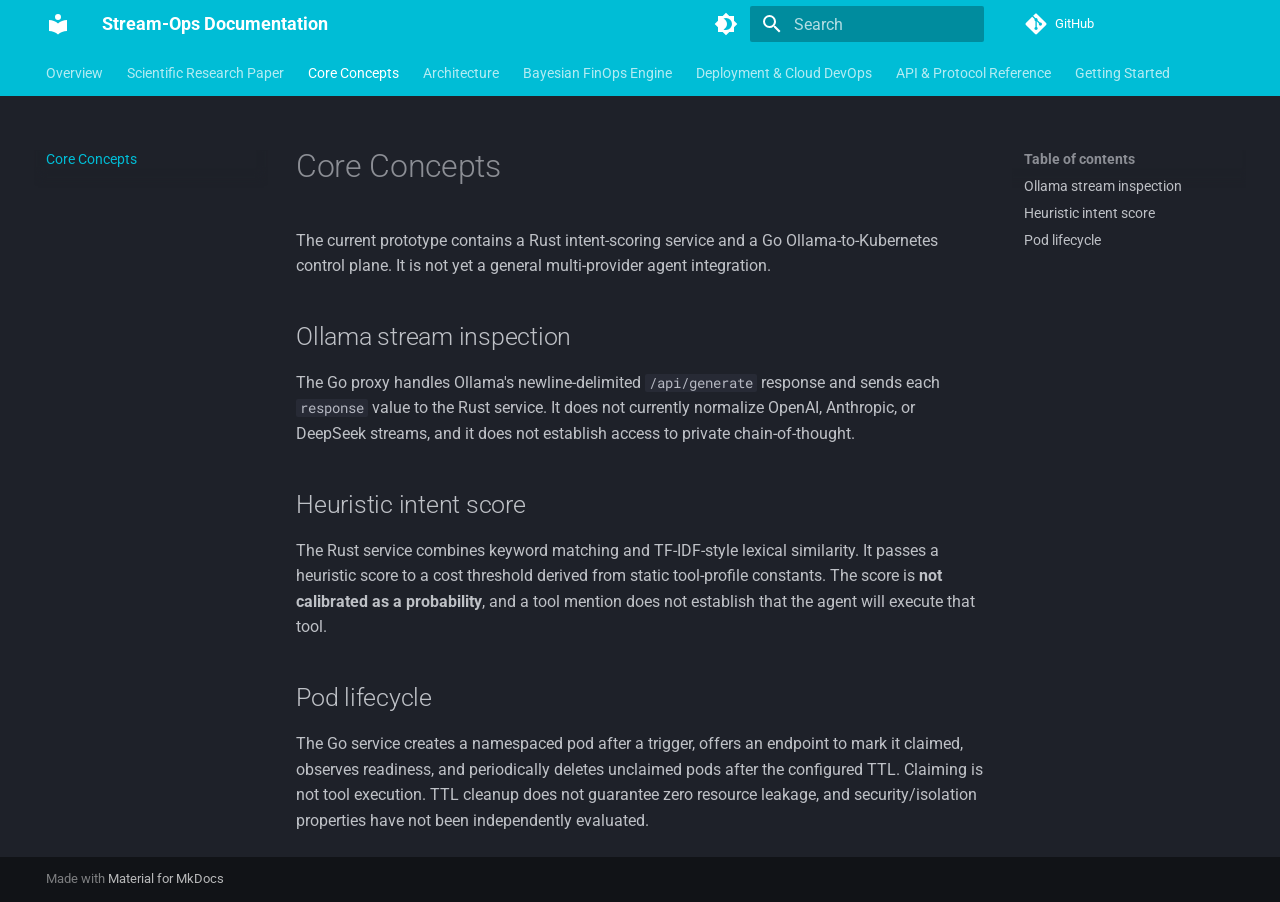
<file: site/core-concepts/index.html>
<!doctype html>
<html lang="en" class="no-js">
  <head>
    
      <meta charset="utf-8">
      <meta name="viewport" content="width=device-width,initial-scale=1">
      
        <meta name="description" content="Speculative Infrastructure Pre-Warming via Chain-of-Thought Lookahead">
      
      
        <meta name="author" content="Stream-Ops Core Team">
      
      
      
        <link rel="prev" href="../RESEARCH_PAPER/">
      
      
        <link rel="next" href="../architecture/">
      
      
        
      
      
      <link rel="icon" href="../assets/images/favicon.png">
      <meta name="generator" content="mkdocs-1.6.1, mkdocs-material-9.8.2">
    
    
      
        <title>Core Concepts - Stream-Ops Documentation</title>
      
    
    
      <link rel="stylesheet" href="../assets/stylesheets/main.57a0d79d.min.css">
      
        
        <link rel="stylesheet" href="../assets/stylesheets/palette.fb2fffe2.min.css">
      
      


    
    
      
    
    
      
        
        
        <link rel="preconnect" href="https://fonts.gstatic.com" crossorigin>
        <link rel="stylesheet" href="https://fonts.googleapis.com/css?family=Roboto:300,300i,400,400i,700,700i%7CRoboto+Mono:400,400i,700,700i&display=fallback">
        <style>:root{--md-text-font:"Roboto";--md-code-font:"Roboto Mono"}</style>
      
    
    
    <script>__md_scope=new URL("..",location),__md_hash=e=>[...e].reduce(((e,_)=>(e<<5)-e+_.charCodeAt(0)),0),__md_get=(e,_=localStorage,t=__md_scope)=>JSON.parse(_.getItem(t.pathname+"."+e)),__md_set=(e,_,t=localStorage,a=__md_scope)=>{try{t.setItem(a.pathname+"."+e,JSON.stringify(_))}catch(e){}}</script>
    
      

    
    
  </head>
  
  
    
    
      
    
    
    
    
    <body dir="ltr" data-md-color-scheme="slate" data-md-color-primary="cyan" data-md-color-accent="teal">
  
    
    <input class="md-toggle" data-md-toggle="drawer" type="checkbox" id="__drawer" autocomplete="off">
    <input class="md-toggle" data-md-toggle="search" type="checkbox" id="__search" autocomplete="off">
    <label class="md-overlay" for="__drawer"></label>
    <div data-md-component="skip">
      
        
        <a href="#core-concepts" class="md-skip">
          Skip to content
        </a>
      
    </div>
    <div data-md-component="announce">
      
    </div>
    
    
      

<header class="md-header" data-md-component="header">
  <nav class="md-header__inner md-grid" aria-label="Header">
    <a href=".." title="Stream-Ops Documentation" class="md-header__button md-logo" aria-label="Stream-Ops Documentation" data-md-component="logo">
      
  
  <svg xmlns="http://www.w3.org/2000/svg" viewBox="0 0 24 24"><path d="M12 8a3 3 0 0 0 3-3 3 3 0 0 0-3-3 3 3 0 0 0-3 3 3 3 0 0 0 3 3m0 3.54C9.64 9.35 6.5 8 3 8v11c3.5 0 6.64 1.35 9 3.54 2.36-2.19 5.5-3.54 9-3.54V8c-3.5 0-6.64 1.35-9 3.54"/></svg>

    </a>
    <label class="md-header__button md-icon" for="__drawer">
      
      <svg xmlns="http://www.w3.org/2000/svg" viewBox="0 0 24 24"><path d="M3 6h18v2H3zm0 5h18v2H3zm0 5h18v2H3z"/></svg>
    </label>
    <div class="md-header__title" data-md-component="header-title">
      <div class="md-header__ellipsis">
        <div class="md-header__topic">
          <span class="md-ellipsis">
            Stream-Ops Documentation
          </span>
        </div>
        <div class="md-header__topic" data-md-component="header-topic">
          <span class="md-ellipsis">
            
              Core Concepts
            
          </span>
        </div>
      </div>
    </div>
    
      
        <form class="md-header__option" data-md-component="palette">
  
    
    
    
    <input class="md-option" data-md-color-media="" data-md-color-scheme="slate" data-md-color-primary="cyan" data-md-color-accent="teal"  aria-label="Switch to light mode"  type="radio" name="__palette" id="__palette_0">
    
      <label class="md-header__button md-icon" title="Switch to light mode" for="__palette_1" hidden>
        <svg xmlns="http://www.w3.org/2000/svg" viewBox="0 0 24 24"><path d="M12 18c-.89 0-1.74-.2-2.5-.55C11.56 16.5 13 14.42 13 12s-1.44-4.5-3.5-5.45C10.26 6.2 11.11 6 12 6a6 6 0 0 1 6 6 6 6 0 0 1-6 6m8-9.31V4h-4.69L12 .69 8.69 4H4v4.69L.69 12 4 15.31V20h4.69L12 23.31 15.31 20H20v-4.69L23.31 12z"/></svg>
      </label>
    
  
    
    
    
    <input class="md-option" data-md-color-media="" data-md-color-scheme="default" data-md-color-primary="cyan" data-md-color-accent="teal"  aria-label="Switch to dark mode"  type="radio" name="__palette" id="__palette_1">
    
      <label class="md-header__button md-icon" title="Switch to dark mode" for="__palette_0" hidden>
        <svg xmlns="http://www.w3.org/2000/svg" viewBox="0 0 24 24"><path d="M12 8a4 4 0 0 0-4 4 4 4 0 0 0 4 4 4 4 0 0 0 4-4 4 4 0 0 0-4-4m0 10a6 6 0 0 1-6-6 6 6 0 0 1 6-6 6 6 0 0 1 6 6 6 6 0 0 1-6 6m8-9.31V4h-4.69L12 .69 8.69 4H4v4.69L.69 12 4 15.31V20h4.69L12 23.31 15.31 20H20v-4.69L23.31 12z"/></svg>
      </label>
    
  
</form>
      
    
    
      <script>var palette=__md_get("__palette");if(palette&&palette.color){if("(prefers-color-scheme)"===palette.color.media){var media=matchMedia("(prefers-color-scheme: light)"),input=document.querySelector(media.matches?"[data-md-color-media='(prefers-color-scheme: light)']":"[data-md-color-media='(prefers-color-scheme: dark)']");palette.color.media=input.getAttribute("data-md-color-media"),palette.color.scheme=input.getAttribute("data-md-color-scheme"),palette.color.primary=input.getAttribute("data-md-color-primary"),palette.color.accent=input.getAttribute("data-md-color-accent")}for(var[key,value]of Object.entries(palette.color))document.body.setAttribute("data-md-color-"+key,value)}</script>
    
    
    
      
      
        <label class="md-header__button md-icon" for="__search">
          
          <svg xmlns="http://www.w3.org/2000/svg" viewBox="0 0 24 24"><path d="M9.5 3A6.5 6.5 0 0 1 16 9.5c0 1.61-.59 3.09-1.56 4.23l.27.27h.79l5 5-1.5 1.5-5-5v-.79l-.27-.27A6.52 6.52 0 0 1 9.5 16 6.5 6.5 0 0 1 3 9.5 6.5 6.5 0 0 1 9.5 3m0 2C7 5 5 7 5 9.5S7 14 9.5 14 14 12 14 9.5 12 5 9.5 5"/></svg>
        </label>
        <div class="md-search" data-md-component="search" role="dialog">
  <label class="md-search__overlay" for="__search"></label>
  <div class="md-search__inner" role="search">
    <form class="md-search__form" name="search">
      <input type="text" class="md-search__input" name="query" aria-label="Search" placeholder="Search" autocapitalize="off" autocorrect="off" autocomplete="off" spellcheck="false" data-md-component="search-query" required>
      <label class="md-search__icon md-icon" for="__search">
        
        <svg xmlns="http://www.w3.org/2000/svg" viewBox="0 0 24 24"><path d="M9.5 3A6.5 6.5 0 0 1 16 9.5c0 1.61-.59 3.09-1.56 4.23l.27.27h.79l5 5-1.5 1.5-5-5v-.79l-.27-.27A6.52 6.52 0 0 1 9.5 16 6.5 6.5 0 0 1 3 9.5 6.5 6.5 0 0 1 9.5 3m0 2C7 5 5 7 5 9.5S7 14 9.5 14 14 12 14 9.5 12 5 9.5 5"/></svg>
        
        <svg xmlns="http://www.w3.org/2000/svg" viewBox="0 0 24 24"><path d="M20 11v2H8l5.5 5.5-1.42 1.42L4.16 12l7.92-7.92L13.5 5.5 8 11z"/></svg>
      </label>
      <nav class="md-search__options" aria-label="Search">
        
        <button type="reset" class="md-search__icon md-icon" title="Clear" aria-label="Clear" tabindex="-1">
          
          <svg xmlns="http://www.w3.org/2000/svg" viewBox="0 0 24 24"><path d="M19 6.41 17.59 5 12 10.59 6.41 5 5 6.41 10.59 12 5 17.59 6.41 19 12 13.41 17.59 19 19 17.59 13.41 12z"/></svg>
        </button>
      </nav>
      
        <div class="md-search__suggest" data-md-component="search-suggest"></div>
      
    </form>
    <div class="md-search__output">
      <div class="md-search__scrollwrap" tabindex="0" data-md-scrollfix>
        <div class="md-search-result" data-md-component="search-result">
          <div class="md-search-result__meta">
            Initializing search
          </div>
          <ol class="md-search-result__list" role="presentation"></ol>
        </div>
      </div>
    </div>
  </div>
</div>
      
    
    
      <div class="md-header__source">
        <a href="https://github.com/DrakNight21/capestone-1" title="Go to repository" class="md-source" data-md-component="source">
  <div class="md-source__icon md-icon">
    
    <svg xmlns="http://www.w3.org/2000/svg" viewBox="0 0 448 512"><!--! Font Awesome Free 7.1.0 by @fontawesome - https://fontawesome.com License - https://fontawesome.com/license/free (Icons: CC BY 4.0, Fonts: SIL OFL 1.1, Code: MIT License) Copyright 2025 Fonticons, Inc.--><path d="M439.6 236.1 244 40.5c-5.4-5.5-12.8-8.5-20.4-8.5s-15 3-20.4 8.4L162.5 81l51.5 51.5c27.1-9.1 52.7 16.8 43.4 43.7l49.7 49.7c34.2-11.8 61.2 31 35.5 56.7-26.5 26.5-70.2-2.9-56-37.3L240.3 199v121.9c25.3 12.5 22.3 41.8 9.1 55-6.4 6.4-15.2 10.1-24.3 10.1s-17.8-3.6-24.3-10.1c-17.6-17.6-11.1-46.9 11.2-56v-123c-20.8-8.5-24.6-30.7-18.6-45L142.6 101 8.5 235.1C3 240.6 0 247.9 0 255.5s3 15 8.5 20.4l195.6 195.7c5.4 5.4 12.7 8.4 20.4 8.4s15-3 20.4-8.4l194.7-194.7c5.4-5.4 8.4-12.8 8.4-20.4s-3-15-8.4-20.4"/></svg>
  </div>
  <div class="md-source__repository">
    GitHub
  </div>
</a>
      </div>
    
  </nav>
  
</header>
    
    <div class="md-container" data-md-component="container">
      
      
        
          
            
<nav class="md-tabs" aria-label="Tabs" data-md-component="tabs">
  <div class="md-grid">
    <ul class="md-tabs__list">
      
        
  
  
  
  
    <li class="md-tabs__item">
      <a href=".." class="md-tabs__link">
        
  
  
    
  
  Overview

      </a>
    </li>
  

      
        
  
  
  
  
    <li class="md-tabs__item">
      <a href="../RESEARCH_PAPER/" class="md-tabs__link">
        
  
  
    
  
  Scientific Research Paper

      </a>
    </li>
  

      
        
  
  
  
    
  
  
    <li class="md-tabs__item md-tabs__item--active">
      <a href="./" class="md-tabs__link">
        
  
  
    
  
  Core Concepts

      </a>
    </li>
  

      
        
  
  
  
  
    <li class="md-tabs__item">
      <a href="../architecture/" class="md-tabs__link">
        
  
  
    
  
  Architecture

      </a>
    </li>
  

      
        
  
  
  
  
    <li class="md-tabs__item">
      <a href="../finops/" class="md-tabs__link">
        
  
  
    
  
  Bayesian FinOps Engine

      </a>
    </li>
  

      
        
  
  
  
  
    <li class="md-tabs__item">
      <a href="../deployment/" class="md-tabs__link">
        
  
  
    
  
  Deployment & Cloud DevOps

      </a>
    </li>
  

      
        
  
  
  
  
    <li class="md-tabs__item">
      <a href="../api-reference/" class="md-tabs__link">
        
  
  
    
  
  API & Protocol Reference

      </a>
    </li>
  

      
        
  
  
  
  
    <li class="md-tabs__item">
      <a href="../getting-started/" class="md-tabs__link">
        
  
  
    
  
  Getting Started

      </a>
    </li>
  

      
    </ul>
  </div>
</nav>
          
        
      
      <main class="md-main" data-md-component="main">
        <div class="md-main__inner md-grid">
          
            
              
              <div class="md-sidebar md-sidebar--primary" data-md-component="sidebar" data-md-type="navigation" >
                <div class="md-sidebar__scrollwrap">
                  <div class="md-sidebar__inner">
                    


  


<nav class="md-nav md-nav--primary md-nav--lifted" aria-label="Navigation" data-md-level="0">
  <label class="md-nav__title" for="__drawer">
    <a href=".." title="Stream-Ops Documentation" class="md-nav__button md-logo" aria-label="Stream-Ops Documentation" data-md-component="logo">
      
  
  <svg xmlns="http://www.w3.org/2000/svg" viewBox="0 0 24 24"><path d="M12 8a3 3 0 0 0 3-3 3 3 0 0 0-3-3 3 3 0 0 0-3 3 3 3 0 0 0 3 3m0 3.54C9.64 9.35 6.5 8 3 8v11c3.5 0 6.64 1.35 9 3.54 2.36-2.19 5.5-3.54 9-3.54V8c-3.5 0-6.64 1.35-9 3.54"/></svg>

    </a>
    Stream-Ops Documentation
  </label>
  
    <div class="md-nav__source">
      <a href="https://github.com/DrakNight21/capestone-1" title="Go to repository" class="md-source" data-md-component="source">
  <div class="md-source__icon md-icon">
    
    <svg xmlns="http://www.w3.org/2000/svg" viewBox="0 0 448 512"><!--! Font Awesome Free 7.1.0 by @fontawesome - https://fontawesome.com License - https://fontawesome.com/license/free (Icons: CC BY 4.0, Fonts: SIL OFL 1.1, Code: MIT License) Copyright 2025 Fonticons, Inc.--><path d="M439.6 236.1 244 40.5c-5.4-5.5-12.8-8.5-20.4-8.5s-15 3-20.4 8.4L162.5 81l51.5 51.5c27.1-9.1 52.7 16.8 43.4 43.7l49.7 49.7c34.2-11.8 61.2 31 35.5 56.7-26.5 26.5-70.2-2.9-56-37.3L240.3 199v121.9c25.3 12.5 22.3 41.8 9.1 55-6.4 6.4-15.2 10.1-24.3 10.1s-17.8-3.6-24.3-10.1c-17.6-17.6-11.1-46.9 11.2-56v-123c-20.8-8.5-24.6-30.7-18.6-45L142.6 101 8.5 235.1C3 240.6 0 247.9 0 255.5s3 15 8.5 20.4l195.6 195.7c5.4 5.4 12.7 8.4 20.4 8.4s15-3 20.4-8.4l194.7-194.7c5.4-5.4 8.4-12.8 8.4-20.4s-3-15-8.4-20.4"/></svg>
  </div>
  <div class="md-source__repository">
    GitHub
  </div>
</a>
    </div>
  
  <ul class="md-nav__list" data-md-scrollfix>
    
      
      
  
  
  
  
    <li class="md-nav__item">
      <a href=".." class="md-nav__link">
        
  
  
  <span class="md-ellipsis">
    
  
    Overview
  

    
  </span>
  
  

      </a>
    </li>
  

    
      
      
  
  
  
  
    <li class="md-nav__item">
      <a href="../RESEARCH_PAPER/" class="md-nav__link">
        
  
  
  <span class="md-ellipsis">
    
  
    Scientific Research Paper
  

    
  </span>
  
  

      </a>
    </li>
  

    
      
      
  
  
    
  
  
  
    <li class="md-nav__item md-nav__item--active">
      
      <input class="md-nav__toggle md-toggle" type="checkbox" id="__toc">
      
      
        
      
      
        <label class="md-nav__link md-nav__link--active" for="__toc">
          
  
  
  <span class="md-ellipsis">
    
  
    Core Concepts
  

    
  </span>
  
  

          <span class="md-nav__icon md-icon"></span>
        </label>
      
      <a href="./" class="md-nav__link md-nav__link--active">
        
  
  
  <span class="md-ellipsis">
    
  
    Core Concepts
  

    
  </span>
  
  

      </a>
      
        

<nav class="md-nav md-nav--secondary" aria-label="Table of contents">
  
  
  
    
  
  
    <label class="md-nav__title" for="__toc">
      <span class="md-nav__icon md-icon"></span>
      Table of contents
    </label>
    <ul class="md-nav__list" data-md-component="toc" data-md-scrollfix>
      
        <li class="md-nav__item">
  <a href="#ollama-stream-inspection" class="md-nav__link">
    <span class="md-ellipsis">
      
        Ollama stream inspection
      
    </span>
  </a>
  
</li>
      
        <li class="md-nav__item">
  <a href="#heuristic-intent-score" class="md-nav__link">
    <span class="md-ellipsis">
      
        Heuristic intent score
      
    </span>
  </a>
  
</li>
      
        <li class="md-nav__item">
  <a href="#pod-lifecycle" class="md-nav__link">
    <span class="md-ellipsis">
      
        Pod lifecycle
      
    </span>
  </a>
  
</li>
      
    </ul>
  
</nav>
      
    </li>
  

    
      
      
  
  
  
  
    <li class="md-nav__item">
      <a href="../architecture/" class="md-nav__link">
        
  
  
  <span class="md-ellipsis">
    
  
    Architecture
  

    
  </span>
  
  

      </a>
    </li>
  

    
      
      
  
  
  
  
    <li class="md-nav__item">
      <a href="../finops/" class="md-nav__link">
        
  
  
  <span class="md-ellipsis">
    
  
    Bayesian FinOps Engine
  

    
  </span>
  
  

      </a>
    </li>
  

    
      
      
  
  
  
  
    <li class="md-nav__item">
      <a href="../deployment/" class="md-nav__link">
        
  
  
  <span class="md-ellipsis">
    
  
    Deployment & Cloud DevOps
  

    
  </span>
  
  

      </a>
    </li>
  

    
      
      
  
  
  
  
    <li class="md-nav__item">
      <a href="../api-reference/" class="md-nav__link">
        
  
  
  <span class="md-ellipsis">
    
  
    API & Protocol Reference
  

    
  </span>
  
  

      </a>
    </li>
  

    
      
      
  
  
  
  
    <li class="md-nav__item">
      <a href="../getting-started/" class="md-nav__link">
        
  
  
  <span class="md-ellipsis">
    
  
    Getting Started
  

    
  </span>
  
  

      </a>
    </li>
  

    
  </ul>
</nav>
                  </div>
                </div>
              </div>
            
            
              
              <div class="md-sidebar md-sidebar--secondary" data-md-component="sidebar" data-md-type="toc" >
                <div class="md-sidebar__scrollwrap">
                  <div class="md-sidebar__inner">
                    

<nav class="md-nav md-nav--secondary" aria-label="Table of contents">
  
  
  
    
  
  
    <label class="md-nav__title" for="__toc">
      <span class="md-nav__icon md-icon"></span>
      Table of contents
    </label>
    <ul class="md-nav__list" data-md-component="toc" data-md-scrollfix>
      
        <li class="md-nav__item">
  <a href="#ollama-stream-inspection" class="md-nav__link">
    <span class="md-ellipsis">
      
        Ollama stream inspection
      
    </span>
  </a>
  
</li>
      
        <li class="md-nav__item">
  <a href="#heuristic-intent-score" class="md-nav__link">
    <span class="md-ellipsis">
      
        Heuristic intent score
      
    </span>
  </a>
  
</li>
      
        <li class="md-nav__item">
  <a href="#pod-lifecycle" class="md-nav__link">
    <span class="md-ellipsis">
      
        Pod lifecycle
      
    </span>
  </a>
  
</li>
      
    </ul>
  
</nav>
                  </div>
                </div>
              </div>
            
          
          
            <div class="md-content" data-md-component="content">
              
              <article class="md-content__inner md-typeset">
                
                  


  
  


<h1 id="core-concepts">Core Concepts</h1>
<p>The current prototype contains a Rust intent-scoring service and a Go Ollama-to-Kubernetes control plane. It is not yet a general multi-provider agent integration.</p>
<h2 id="ollama-stream-inspection">Ollama stream inspection</h2>
<p>The Go proxy handles Ollama's newline-delimited <code>/api/generate</code> response and sends each <code>response</code> value to the Rust service. It does not currently normalize OpenAI, Anthropic, or DeepSeek streams, and it does not establish access to private chain-of-thought.</p>
<h2 id="heuristic-intent-score">Heuristic intent score</h2>
<p>The Rust service combines keyword matching and TF-IDF-style lexical similarity. It passes a heuristic score to a cost threshold derived from static tool-profile constants. The score is <strong>not calibrated as a probability</strong>, and a tool mention does not establish that the agent will execute that tool.</p>
<h2 id="pod-lifecycle">Pod lifecycle</h2>
<p>The Go service creates a namespaced pod after a trigger, offers an endpoint to mark it claimed, observes readiness, and periodically deletes unclaimed pods after the configured TTL. Claiming is not tool execution. TTL cleanup does not guarantee zero resource leakage, and security/isolation properties have not been independently evaluated.</p>












                
              </article>
            </div>
          
          
<script>var target=document.getElementById(location.hash.slice(1));target&&target.name&&(target.checked=target.name.startsWith("__tabbed_"))</script>
        </div>
        
      </main>
      
        <footer class="md-footer">
  
  <div class="md-footer-meta md-typeset">
    <div class="md-footer-meta__inner md-grid">
      <div class="md-copyright">
  
  
    Made with
    <a href="https://squidfunk.github.io/mkdocs-material/" target="_blank" rel="noopener">
      Material for MkDocs
    </a>
  
</div>
      
    </div>
  </div>
</footer>
      
    </div>
    <div class="md-dialog" data-md-component="dialog">
      <div class="md-dialog__inner md-typeset"></div>
    </div>
    
    
    
      
      
      <script id="__config" type="application/json">{"annotate": null, "base": "..", "features": ["navigation.tabs", "navigation.sections", "content.code.copy", "search.suggest", "search.highlight"], "search": "../assets/javascripts/workers/search.a7633da7.min.js", "tags": null, "translations": {"clipboard.copied": "Copied to clipboard", "clipboard.copy": "Copy to clipboard", "search.result.more.one": "1 more on this page", "search.result.more.other": "# more on this page", "search.result.none": "No matching documents", "search.result.one": "1 matching document", "search.result.other": "# matching documents", "search.result.placeholder": "Type to start searching", "search.result.term.missing": "Missing", "select.version": "Select version"}, "version": null}</script>
    
    
      <script src="../assets/javascripts/bundle.a5f9d56c.min.js"></script>
      
    
  </body>
</html>
</file>
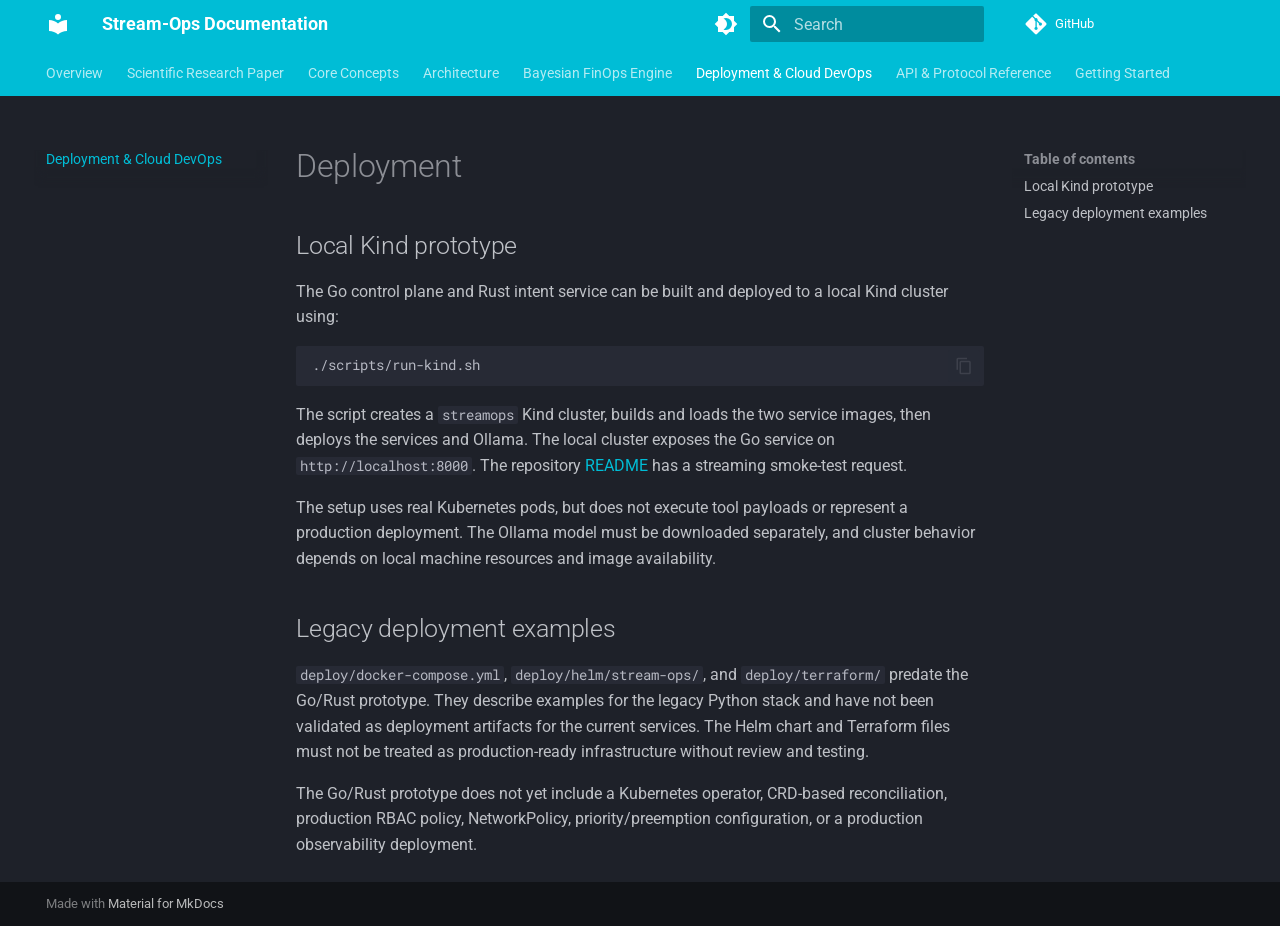
<file: site/deployment/index.html>
<!doctype html>
<html lang="en" class="no-js">
  <head>
    
      <meta charset="utf-8">
      <meta name="viewport" content="width=device-width,initial-scale=1">
      
        <meta name="description" content="Speculative Infrastructure Pre-Warming via Chain-of-Thought Lookahead">
      
      
        <meta name="author" content="Stream-Ops Core Team">
      
      
      
        <link rel="prev" href="../finops/">
      
      
        <link rel="next" href="../api-reference/">
      
      
        
      
      
      <link rel="icon" href="../assets/images/favicon.png">
      <meta name="generator" content="mkdocs-1.6.1, mkdocs-material-9.8.2">
    
    
      
        <title>Deployment & Cloud DevOps - Stream-Ops Documentation</title>
      
    
    
      <link rel="stylesheet" href="../assets/stylesheets/main.57a0d79d.min.css">
      
        
        <link rel="stylesheet" href="../assets/stylesheets/palette.fb2fffe2.min.css">
      
      


    
    
      
    
    
      
        
        
        <link rel="preconnect" href="https://fonts.gstatic.com" crossorigin>
        <link rel="stylesheet" href="https://fonts.googleapis.com/css?family=Roboto:300,300i,400,400i,700,700i%7CRoboto+Mono:400,400i,700,700i&display=fallback">
        <style>:root{--md-text-font:"Roboto";--md-code-font:"Roboto Mono"}</style>
      
    
    
    <script>__md_scope=new URL("..",location),__md_hash=e=>[...e].reduce(((e,_)=>(e<<5)-e+_.charCodeAt(0)),0),__md_get=(e,_=localStorage,t=__md_scope)=>JSON.parse(_.getItem(t.pathname+"."+e)),__md_set=(e,_,t=localStorage,a=__md_scope)=>{try{t.setItem(a.pathname+"."+e,JSON.stringify(_))}catch(e){}}</script>
    
      

    
    
  </head>
  
  
    
    
      
    
    
    
    
    <body dir="ltr" data-md-color-scheme="slate" data-md-color-primary="cyan" data-md-color-accent="teal">
  
    
    <input class="md-toggle" data-md-toggle="drawer" type="checkbox" id="__drawer" autocomplete="off">
    <input class="md-toggle" data-md-toggle="search" type="checkbox" id="__search" autocomplete="off">
    <label class="md-overlay" for="__drawer"></label>
    <div data-md-component="skip">
      
        
        <a href="#deployment" class="md-skip">
          Skip to content
        </a>
      
    </div>
    <div data-md-component="announce">
      
    </div>
    
    
      

<header class="md-header" data-md-component="header">
  <nav class="md-header__inner md-grid" aria-label="Header">
    <a href=".." title="Stream-Ops Documentation" class="md-header__button md-logo" aria-label="Stream-Ops Documentation" data-md-component="logo">
      
  
  <svg xmlns="http://www.w3.org/2000/svg" viewBox="0 0 24 24"><path d="M12 8a3 3 0 0 0 3-3 3 3 0 0 0-3-3 3 3 0 0 0-3 3 3 3 0 0 0 3 3m0 3.54C9.64 9.35 6.5 8 3 8v11c3.5 0 6.64 1.35 9 3.54 2.36-2.19 5.5-3.54 9-3.54V8c-3.5 0-6.64 1.35-9 3.54"/></svg>

    </a>
    <label class="md-header__button md-icon" for="__drawer">
      
      <svg xmlns="http://www.w3.org/2000/svg" viewBox="0 0 24 24"><path d="M3 6h18v2H3zm0 5h18v2H3zm0 5h18v2H3z"/></svg>
    </label>
    <div class="md-header__title" data-md-component="header-title">
      <div class="md-header__ellipsis">
        <div class="md-header__topic">
          <span class="md-ellipsis">
            Stream-Ops Documentation
          </span>
        </div>
        <div class="md-header__topic" data-md-component="header-topic">
          <span class="md-ellipsis">
            
              Deployment & Cloud DevOps
            
          </span>
        </div>
      </div>
    </div>
    
      
        <form class="md-header__option" data-md-component="palette">
  
    
    
    
    <input class="md-option" data-md-color-media="" data-md-color-scheme="slate" data-md-color-primary="cyan" data-md-color-accent="teal"  aria-label="Switch to light mode"  type="radio" name="__palette" id="__palette_0">
    
      <label class="md-header__button md-icon" title="Switch to light mode" for="__palette_1" hidden>
        <svg xmlns="http://www.w3.org/2000/svg" viewBox="0 0 24 24"><path d="M12 18c-.89 0-1.74-.2-2.5-.55C11.56 16.5 13 14.42 13 12s-1.44-4.5-3.5-5.45C10.26 6.2 11.11 6 12 6a6 6 0 0 1 6 6 6 6 0 0 1-6 6m8-9.31V4h-4.69L12 .69 8.69 4H4v4.69L.69 12 4 15.31V20h4.69L12 23.31 15.31 20H20v-4.69L23.31 12z"/></svg>
      </label>
    
  
    
    
    
    <input class="md-option" data-md-color-media="" data-md-color-scheme="default" data-md-color-primary="cyan" data-md-color-accent="teal"  aria-label="Switch to dark mode"  type="radio" name="__palette" id="__palette_1">
    
      <label class="md-header__button md-icon" title="Switch to dark mode" for="__palette_0" hidden>
        <svg xmlns="http://www.w3.org/2000/svg" viewBox="0 0 24 24"><path d="M12 8a4 4 0 0 0-4 4 4 4 0 0 0 4 4 4 4 0 0 0 4-4 4 4 0 0 0-4-4m0 10a6 6 0 0 1-6-6 6 6 0 0 1 6-6 6 6 0 0 1 6 6 6 6 0 0 1-6 6m8-9.31V4h-4.69L12 .69 8.69 4H4v4.69L.69 12 4 15.31V20h4.69L12 23.31 15.31 20H20v-4.69L23.31 12z"/></svg>
      </label>
    
  
</form>
      
    
    
      <script>var palette=__md_get("__palette");if(palette&&palette.color){if("(prefers-color-scheme)"===palette.color.media){var media=matchMedia("(prefers-color-scheme: light)"),input=document.querySelector(media.matches?"[data-md-color-media='(prefers-color-scheme: light)']":"[data-md-color-media='(prefers-color-scheme: dark)']");palette.color.media=input.getAttribute("data-md-color-media"),palette.color.scheme=input.getAttribute("data-md-color-scheme"),palette.color.primary=input.getAttribute("data-md-color-primary"),palette.color.accent=input.getAttribute("data-md-color-accent")}for(var[key,value]of Object.entries(palette.color))document.body.setAttribute("data-md-color-"+key,value)}</script>
    
    
    
      
      
        <label class="md-header__button md-icon" for="__search">
          
          <svg xmlns="http://www.w3.org/2000/svg" viewBox="0 0 24 24"><path d="M9.5 3A6.5 6.5 0 0 1 16 9.5c0 1.61-.59 3.09-1.56 4.23l.27.27h.79l5 5-1.5 1.5-5-5v-.79l-.27-.27A6.52 6.52 0 0 1 9.5 16 6.5 6.5 0 0 1 3 9.5 6.5 6.5 0 0 1 9.5 3m0 2C7 5 5 7 5 9.5S7 14 9.5 14 14 12 14 9.5 12 5 9.5 5"/></svg>
        </label>
        <div class="md-search" data-md-component="search" role="dialog">
  <label class="md-search__overlay" for="__search"></label>
  <div class="md-search__inner" role="search">
    <form class="md-search__form" name="search">
      <input type="text" class="md-search__input" name="query" aria-label="Search" placeholder="Search" autocapitalize="off" autocorrect="off" autocomplete="off" spellcheck="false" data-md-component="search-query" required>
      <label class="md-search__icon md-icon" for="__search">
        
        <svg xmlns="http://www.w3.org/2000/svg" viewBox="0 0 24 24"><path d="M9.5 3A6.5 6.5 0 0 1 16 9.5c0 1.61-.59 3.09-1.56 4.23l.27.27h.79l5 5-1.5 1.5-5-5v-.79l-.27-.27A6.52 6.52 0 0 1 9.5 16 6.5 6.5 0 0 1 3 9.5 6.5 6.5 0 0 1 9.5 3m0 2C7 5 5 7 5 9.5S7 14 9.5 14 14 12 14 9.5 12 5 9.5 5"/></svg>
        
        <svg xmlns="http://www.w3.org/2000/svg" viewBox="0 0 24 24"><path d="M20 11v2H8l5.5 5.5-1.42 1.42L4.16 12l7.92-7.92L13.5 5.5 8 11z"/></svg>
      </label>
      <nav class="md-search__options" aria-label="Search">
        
        <button type="reset" class="md-search__icon md-icon" title="Clear" aria-label="Clear" tabindex="-1">
          
          <svg xmlns="http://www.w3.org/2000/svg" viewBox="0 0 24 24"><path d="M19 6.41 17.59 5 12 10.59 6.41 5 5 6.41 10.59 12 5 17.59 6.41 19 12 13.41 17.59 19 19 17.59 13.41 12z"/></svg>
        </button>
      </nav>
      
        <div class="md-search__suggest" data-md-component="search-suggest"></div>
      
    </form>
    <div class="md-search__output">
      <div class="md-search__scrollwrap" tabindex="0" data-md-scrollfix>
        <div class="md-search-result" data-md-component="search-result">
          <div class="md-search-result__meta">
            Initializing search
          </div>
          <ol class="md-search-result__list" role="presentation"></ol>
        </div>
      </div>
    </div>
  </div>
</div>
      
    
    
      <div class="md-header__source">
        <a href="https://github.com/DrakNight21/capestone-1" title="Go to repository" class="md-source" data-md-component="source">
  <div class="md-source__icon md-icon">
    
    <svg xmlns="http://www.w3.org/2000/svg" viewBox="0 0 448 512"><!--! Font Awesome Free 7.1.0 by @fontawesome - https://fontawesome.com License - https://fontawesome.com/license/free (Icons: CC BY 4.0, Fonts: SIL OFL 1.1, Code: MIT License) Copyright 2025 Fonticons, Inc.--><path d="M439.6 236.1 244 40.5c-5.4-5.5-12.8-8.5-20.4-8.5s-15 3-20.4 8.4L162.5 81l51.5 51.5c27.1-9.1 52.7 16.8 43.4 43.7l49.7 49.7c34.2-11.8 61.2 31 35.5 56.7-26.5 26.5-70.2-2.9-56-37.3L240.3 199v121.9c25.3 12.5 22.3 41.8 9.1 55-6.4 6.4-15.2 10.1-24.3 10.1s-17.8-3.6-24.3-10.1c-17.6-17.6-11.1-46.9 11.2-56v-123c-20.8-8.5-24.6-30.7-18.6-45L142.6 101 8.5 235.1C3 240.6 0 247.9 0 255.5s3 15 8.5 20.4l195.6 195.7c5.4 5.4 12.7 8.4 20.4 8.4s15-3 20.4-8.4l194.7-194.7c5.4-5.4 8.4-12.8 8.4-20.4s-3-15-8.4-20.4"/></svg>
  </div>
  <div class="md-source__repository">
    GitHub
  </div>
</a>
      </div>
    
  </nav>
  
</header>
    
    <div class="md-container" data-md-component="container">
      
      
        
          
            
<nav class="md-tabs" aria-label="Tabs" data-md-component="tabs">
  <div class="md-grid">
    <ul class="md-tabs__list">
      
        
  
  
  
  
    <li class="md-tabs__item">
      <a href=".." class="md-tabs__link">
        
  
  
    
  
  Overview

      </a>
    </li>
  

      
        
  
  
  
  
    <li class="md-tabs__item">
      <a href="../RESEARCH_PAPER/" class="md-tabs__link">
        
  
  
    
  
  Scientific Research Paper

      </a>
    </li>
  

      
        
  
  
  
  
    <li class="md-tabs__item">
      <a href="../core-concepts/" class="md-tabs__link">
        
  
  
    
  
  Core Concepts

      </a>
    </li>
  

      
        
  
  
  
  
    <li class="md-tabs__item">
      <a href="../architecture/" class="md-tabs__link">
        
  
  
    
  
  Architecture

      </a>
    </li>
  

      
        
  
  
  
  
    <li class="md-tabs__item">
      <a href="../finops/" class="md-tabs__link">
        
  
  
    
  
  Bayesian FinOps Engine

      </a>
    </li>
  

      
        
  
  
  
    
  
  
    <li class="md-tabs__item md-tabs__item--active">
      <a href="./" class="md-tabs__link">
        
  
  
    
  
  Deployment & Cloud DevOps

      </a>
    </li>
  

      
        
  
  
  
  
    <li class="md-tabs__item">
      <a href="../api-reference/" class="md-tabs__link">
        
  
  
    
  
  API & Protocol Reference

      </a>
    </li>
  

      
        
  
  
  
  
    <li class="md-tabs__item">
      <a href="../getting-started/" class="md-tabs__link">
        
  
  
    
  
  Getting Started

      </a>
    </li>
  

      
    </ul>
  </div>
</nav>
          
        
      
      <main class="md-main" data-md-component="main">
        <div class="md-main__inner md-grid">
          
            
              
              <div class="md-sidebar md-sidebar--primary" data-md-component="sidebar" data-md-type="navigation" >
                <div class="md-sidebar__scrollwrap">
                  <div class="md-sidebar__inner">
                    


  


<nav class="md-nav md-nav--primary md-nav--lifted" aria-label="Navigation" data-md-level="0">
  <label class="md-nav__title" for="__drawer">
    <a href=".." title="Stream-Ops Documentation" class="md-nav__button md-logo" aria-label="Stream-Ops Documentation" data-md-component="logo">
      
  
  <svg xmlns="http://www.w3.org/2000/svg" viewBox="0 0 24 24"><path d="M12 8a3 3 0 0 0 3-3 3 3 0 0 0-3-3 3 3 0 0 0-3 3 3 3 0 0 0 3 3m0 3.54C9.64 9.35 6.5 8 3 8v11c3.5 0 6.64 1.35 9 3.54 2.36-2.19 5.5-3.54 9-3.54V8c-3.5 0-6.64 1.35-9 3.54"/></svg>

    </a>
    Stream-Ops Documentation
  </label>
  
    <div class="md-nav__source">
      <a href="https://github.com/DrakNight21/capestone-1" title="Go to repository" class="md-source" data-md-component="source">
  <div class="md-source__icon md-icon">
    
    <svg xmlns="http://www.w3.org/2000/svg" viewBox="0 0 448 512"><!--! Font Awesome Free 7.1.0 by @fontawesome - https://fontawesome.com License - https://fontawesome.com/license/free (Icons: CC BY 4.0, Fonts: SIL OFL 1.1, Code: MIT License) Copyright 2025 Fonticons, Inc.--><path d="M439.6 236.1 244 40.5c-5.4-5.5-12.8-8.5-20.4-8.5s-15 3-20.4 8.4L162.5 81l51.5 51.5c27.1-9.1 52.7 16.8 43.4 43.7l49.7 49.7c34.2-11.8 61.2 31 35.5 56.7-26.5 26.5-70.2-2.9-56-37.3L240.3 199v121.9c25.3 12.5 22.3 41.8 9.1 55-6.4 6.4-15.2 10.1-24.3 10.1s-17.8-3.6-24.3-10.1c-17.6-17.6-11.1-46.9 11.2-56v-123c-20.8-8.5-24.6-30.7-18.6-45L142.6 101 8.5 235.1C3 240.6 0 247.9 0 255.5s3 15 8.5 20.4l195.6 195.7c5.4 5.4 12.7 8.4 20.4 8.4s15-3 20.4-8.4l194.7-194.7c5.4-5.4 8.4-12.8 8.4-20.4s-3-15-8.4-20.4"/></svg>
  </div>
  <div class="md-source__repository">
    GitHub
  </div>
</a>
    </div>
  
  <ul class="md-nav__list" data-md-scrollfix>
    
      
      
  
  
  
  
    <li class="md-nav__item">
      <a href=".." class="md-nav__link">
        
  
  
  <span class="md-ellipsis">
    
  
    Overview
  

    
  </span>
  
  

      </a>
    </li>
  

    
      
      
  
  
  
  
    <li class="md-nav__item">
      <a href="../RESEARCH_PAPER/" class="md-nav__link">
        
  
  
  <span class="md-ellipsis">
    
  
    Scientific Research Paper
  

    
  </span>
  
  

      </a>
    </li>
  

    
      
      
  
  
  
  
    <li class="md-nav__item">
      <a href="../core-concepts/" class="md-nav__link">
        
  
  
  <span class="md-ellipsis">
    
  
    Core Concepts
  

    
  </span>
  
  

      </a>
    </li>
  

    
      
      
  
  
  
  
    <li class="md-nav__item">
      <a href="../architecture/" class="md-nav__link">
        
  
  
  <span class="md-ellipsis">
    
  
    Architecture
  

    
  </span>
  
  

      </a>
    </li>
  

    
      
      
  
  
  
  
    <li class="md-nav__item">
      <a href="../finops/" class="md-nav__link">
        
  
  
  <span class="md-ellipsis">
    
  
    Bayesian FinOps Engine
  

    
  </span>
  
  

      </a>
    </li>
  

    
      
      
  
  
    
  
  
  
    <li class="md-nav__item md-nav__item--active">
      
      <input class="md-nav__toggle md-toggle" type="checkbox" id="__toc">
      
      
        
      
      
        <label class="md-nav__link md-nav__link--active" for="__toc">
          
  
  
  <span class="md-ellipsis">
    
  
    Deployment & Cloud DevOps
  

    
  </span>
  
  

          <span class="md-nav__icon md-icon"></span>
        </label>
      
      <a href="./" class="md-nav__link md-nav__link--active">
        
  
  
  <span class="md-ellipsis">
    
  
    Deployment & Cloud DevOps
  

    
  </span>
  
  

      </a>
      
        

<nav class="md-nav md-nav--secondary" aria-label="Table of contents">
  
  
  
    
  
  
    <label class="md-nav__title" for="__toc">
      <span class="md-nav__icon md-icon"></span>
      Table of contents
    </label>
    <ul class="md-nav__list" data-md-component="toc" data-md-scrollfix>
      
        <li class="md-nav__item">
  <a href="#local-kind-prototype" class="md-nav__link">
    <span class="md-ellipsis">
      
        Local Kind prototype
      
    </span>
  </a>
  
</li>
      
        <li class="md-nav__item">
  <a href="#legacy-deployment-examples" class="md-nav__link">
    <span class="md-ellipsis">
      
        Legacy deployment examples
      
    </span>
  </a>
  
</li>
      
    </ul>
  
</nav>
      
    </li>
  

    
      
      
  
  
  
  
    <li class="md-nav__item">
      <a href="../api-reference/" class="md-nav__link">
        
  
  
  <span class="md-ellipsis">
    
  
    API & Protocol Reference
  

    
  </span>
  
  

      </a>
    </li>
  

    
      
      
  
  
  
  
    <li class="md-nav__item">
      <a href="../getting-started/" class="md-nav__link">
        
  
  
  <span class="md-ellipsis">
    
  
    Getting Started
  

    
  </span>
  
  

      </a>
    </li>
  

    
  </ul>
</nav>
                  </div>
                </div>
              </div>
            
            
              
              <div class="md-sidebar md-sidebar--secondary" data-md-component="sidebar" data-md-type="toc" >
                <div class="md-sidebar__scrollwrap">
                  <div class="md-sidebar__inner">
                    

<nav class="md-nav md-nav--secondary" aria-label="Table of contents">
  
  
  
    
  
  
    <label class="md-nav__title" for="__toc">
      <span class="md-nav__icon md-icon"></span>
      Table of contents
    </label>
    <ul class="md-nav__list" data-md-component="toc" data-md-scrollfix>
      
        <li class="md-nav__item">
  <a href="#local-kind-prototype" class="md-nav__link">
    <span class="md-ellipsis">
      
        Local Kind prototype
      
    </span>
  </a>
  
</li>
      
        <li class="md-nav__item">
  <a href="#legacy-deployment-examples" class="md-nav__link">
    <span class="md-ellipsis">
      
        Legacy deployment examples
      
    </span>
  </a>
  
</li>
      
    </ul>
  
</nav>
                  </div>
                </div>
              </div>
            
          
          
            <div class="md-content" data-md-component="content">
              
              <article class="md-content__inner md-typeset">
                
                  


  
  


<h1 id="deployment">Deployment</h1>
<h2 id="local-kind-prototype">Local Kind prototype</h2>
<p>The Go control plane and Rust intent service can be built and deployed to a
local Kind cluster using:</p>
<div class="highlight"><pre><span></span><code><a id="__codelineno-0-1" name="__codelineno-0-1" href="#__codelineno-0-1"></a>./scripts/run-kind.sh
</code></pre></div>
<p>The script creates a <code>streamops</code> Kind cluster, builds and loads the two service
images, then deploys the services and Ollama. The local cluster exposes the Go
service on <code>http://localhost:8000</code>. The repository
<a href="https://github.com/yashrajshuklaaa/StreamOps2.0/blob/main/README.md">README</a>
has a streaming smoke-test request.</p>
<p>The setup uses real Kubernetes pods, but does not execute tool payloads or
represent a production deployment. The Ollama model must be downloaded
separately, and cluster behavior depends on local machine resources and image
availability.</p>
<h2 id="legacy-deployment-examples">Legacy deployment examples</h2>
<p><code>deploy/docker-compose.yml</code>, <code>deploy/helm/stream-ops/</code>, and
<code>deploy/terraform/</code> predate the Go/Rust prototype. They describe examples for
the legacy Python stack and have not been validated as deployment artifacts
for the current services. The Helm chart and Terraform files must not be
treated as production-ready infrastructure without review and testing.</p>
<p>The Go/Rust prototype does not yet include a Kubernetes operator, CRD-based
reconciliation, production RBAC policy, NetworkPolicy, priority/preemption
configuration, or a production observability deployment.</p>












                
              </article>
            </div>
          
          
<script>var target=document.getElementById(location.hash.slice(1));target&&target.name&&(target.checked=target.name.startsWith("__tabbed_"))</script>
        </div>
        
      </main>
      
        <footer class="md-footer">
  
  <div class="md-footer-meta md-typeset">
    <div class="md-footer-meta__inner md-grid">
      <div class="md-copyright">
  
  
    Made with
    <a href="https://squidfunk.github.io/mkdocs-material/" target="_blank" rel="noopener">
      Material for MkDocs
    </a>
  
</div>
      
    </div>
  </div>
</footer>
      
    </div>
    <div class="md-dialog" data-md-component="dialog">
      <div class="md-dialog__inner md-typeset"></div>
    </div>
    
    
    
      
      
      <script id="__config" type="application/json">{"annotate": null, "base": "..", "features": ["navigation.tabs", "navigation.sections", "content.code.copy", "search.suggest", "search.highlight"], "search": "../assets/javascripts/workers/search.a7633da7.min.js", "tags": null, "translations": {"clipboard.copied": "Copied to clipboard", "clipboard.copy": "Copy to clipboard", "search.result.more.one": "1 more on this page", "search.result.more.other": "# more on this page", "search.result.none": "No matching documents", "search.result.one": "1 matching document", "search.result.other": "# matching documents", "search.result.placeholder": "Type to start searching", "search.result.term.missing": "Missing", "select.version": "Select version"}, "version": null}</script>
    
    
      <script src="../assets/javascripts/bundle.a5f9d56c.min.js"></script>
      
    
  </body>
</html>
</file>
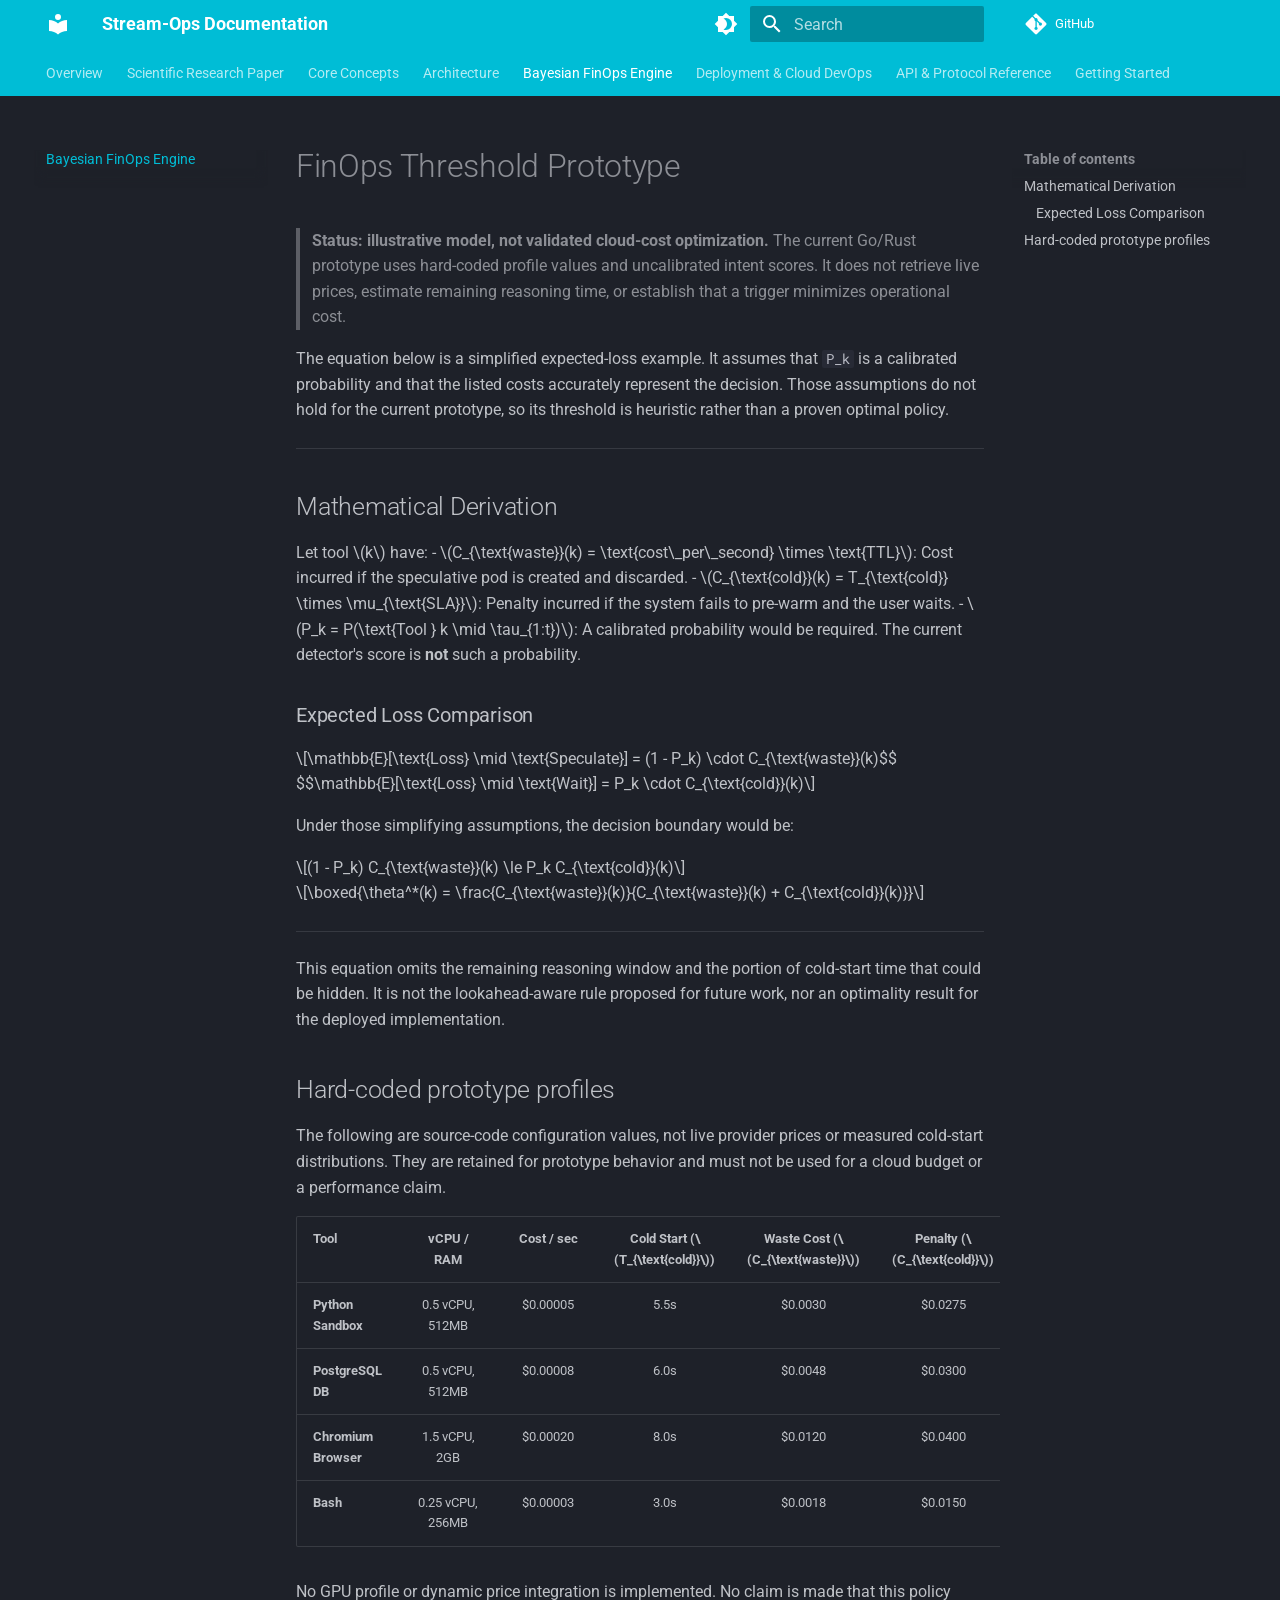
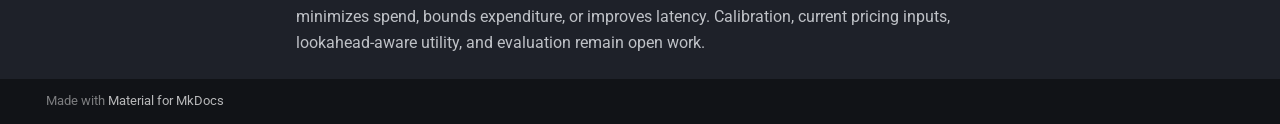
<file: site/finops/index.html>
<!doctype html>
<html lang="en" class="no-js">
  <head>
    
      <meta charset="utf-8">
      <meta name="viewport" content="width=device-width,initial-scale=1">
      
        <meta name="description" content="Speculative Infrastructure Pre-Warming via Chain-of-Thought Lookahead">
      
      
        <meta name="author" content="Stream-Ops Core Team">
      
      
      
        <link rel="prev" href="../architecture/">
      
      
        <link rel="next" href="../deployment/">
      
      
        
      
      
      <link rel="icon" href="../assets/images/favicon.png">
      <meta name="generator" content="mkdocs-1.6.1, mkdocs-material-9.8.2">
    
    
      
        <title>Bayesian FinOps Engine - Stream-Ops Documentation</title>
      
    
    
      <link rel="stylesheet" href="../assets/stylesheets/main.57a0d79d.min.css">
      
        
        <link rel="stylesheet" href="../assets/stylesheets/palette.fb2fffe2.min.css">
      
      


    
    
      
    
    
      
        
        
        <link rel="preconnect" href="https://fonts.gstatic.com" crossorigin>
        <link rel="stylesheet" href="https://fonts.googleapis.com/css?family=Roboto:300,300i,400,400i,700,700i%7CRoboto+Mono:400,400i,700,700i&display=fallback">
        <style>:root{--md-text-font:"Roboto";--md-code-font:"Roboto Mono"}</style>
      
    
    
    <script>__md_scope=new URL("..",location),__md_hash=e=>[...e].reduce(((e,_)=>(e<<5)-e+_.charCodeAt(0)),0),__md_get=(e,_=localStorage,t=__md_scope)=>JSON.parse(_.getItem(t.pathname+"."+e)),__md_set=(e,_,t=localStorage,a=__md_scope)=>{try{t.setItem(a.pathname+"."+e,JSON.stringify(_))}catch(e){}}</script>
    
      

    
    
  </head>
  
  
    
    
      
    
    
    
    
    <body dir="ltr" data-md-color-scheme="slate" data-md-color-primary="cyan" data-md-color-accent="teal">
  
    
    <input class="md-toggle" data-md-toggle="drawer" type="checkbox" id="__drawer" autocomplete="off">
    <input class="md-toggle" data-md-toggle="search" type="checkbox" id="__search" autocomplete="off">
    <label class="md-overlay" for="__drawer"></label>
    <div data-md-component="skip">
      
        
        <a href="#finops-threshold-prototype" class="md-skip">
          Skip to content
        </a>
      
    </div>
    <div data-md-component="announce">
      
    </div>
    
    
      

<header class="md-header" data-md-component="header">
  <nav class="md-header__inner md-grid" aria-label="Header">
    <a href=".." title="Stream-Ops Documentation" class="md-header__button md-logo" aria-label="Stream-Ops Documentation" data-md-component="logo">
      
  
  <svg xmlns="http://www.w3.org/2000/svg" viewBox="0 0 24 24"><path d="M12 8a3 3 0 0 0 3-3 3 3 0 0 0-3-3 3 3 0 0 0-3 3 3 3 0 0 0 3 3m0 3.54C9.64 9.35 6.5 8 3 8v11c3.5 0 6.64 1.35 9 3.54 2.36-2.19 5.5-3.54 9-3.54V8c-3.5 0-6.64 1.35-9 3.54"/></svg>

    </a>
    <label class="md-header__button md-icon" for="__drawer">
      
      <svg xmlns="http://www.w3.org/2000/svg" viewBox="0 0 24 24"><path d="M3 6h18v2H3zm0 5h18v2H3zm0 5h18v2H3z"/></svg>
    </label>
    <div class="md-header__title" data-md-component="header-title">
      <div class="md-header__ellipsis">
        <div class="md-header__topic">
          <span class="md-ellipsis">
            Stream-Ops Documentation
          </span>
        </div>
        <div class="md-header__topic" data-md-component="header-topic">
          <span class="md-ellipsis">
            
              Bayesian FinOps Engine
            
          </span>
        </div>
      </div>
    </div>
    
      
        <form class="md-header__option" data-md-component="palette">
  
    
    
    
    <input class="md-option" data-md-color-media="" data-md-color-scheme="slate" data-md-color-primary="cyan" data-md-color-accent="teal"  aria-label="Switch to light mode"  type="radio" name="__palette" id="__palette_0">
    
      <label class="md-header__button md-icon" title="Switch to light mode" for="__palette_1" hidden>
        <svg xmlns="http://www.w3.org/2000/svg" viewBox="0 0 24 24"><path d="M12 18c-.89 0-1.74-.2-2.5-.55C11.56 16.5 13 14.42 13 12s-1.44-4.5-3.5-5.45C10.26 6.2 11.11 6 12 6a6 6 0 0 1 6 6 6 6 0 0 1-6 6m8-9.31V4h-4.69L12 .69 8.69 4H4v4.69L.69 12 4 15.31V20h4.69L12 23.31 15.31 20H20v-4.69L23.31 12z"/></svg>
      </label>
    
  
    
    
    
    <input class="md-option" data-md-color-media="" data-md-color-scheme="default" data-md-color-primary="cyan" data-md-color-accent="teal"  aria-label="Switch to dark mode"  type="radio" name="__palette" id="__palette_1">
    
      <label class="md-header__button md-icon" title="Switch to dark mode" for="__palette_0" hidden>
        <svg xmlns="http://www.w3.org/2000/svg" viewBox="0 0 24 24"><path d="M12 8a4 4 0 0 0-4 4 4 4 0 0 0 4 4 4 4 0 0 0 4-4 4 4 0 0 0-4-4m0 10a6 6 0 0 1-6-6 6 6 0 0 1 6-6 6 6 0 0 1 6 6 6 6 0 0 1-6 6m8-9.31V4h-4.69L12 .69 8.69 4H4v4.69L.69 12 4 15.31V20h4.69L12 23.31 15.31 20H20v-4.69L23.31 12z"/></svg>
      </label>
    
  
</form>
      
    
    
      <script>var palette=__md_get("__palette");if(palette&&palette.color){if("(prefers-color-scheme)"===palette.color.media){var media=matchMedia("(prefers-color-scheme: light)"),input=document.querySelector(media.matches?"[data-md-color-media='(prefers-color-scheme: light)']":"[data-md-color-media='(prefers-color-scheme: dark)']");palette.color.media=input.getAttribute("data-md-color-media"),palette.color.scheme=input.getAttribute("data-md-color-scheme"),palette.color.primary=input.getAttribute("data-md-color-primary"),palette.color.accent=input.getAttribute("data-md-color-accent")}for(var[key,value]of Object.entries(palette.color))document.body.setAttribute("data-md-color-"+key,value)}</script>
    
    
    
      
      
        <label class="md-header__button md-icon" for="__search">
          
          <svg xmlns="http://www.w3.org/2000/svg" viewBox="0 0 24 24"><path d="M9.5 3A6.5 6.5 0 0 1 16 9.5c0 1.61-.59 3.09-1.56 4.23l.27.27h.79l5 5-1.5 1.5-5-5v-.79l-.27-.27A6.52 6.52 0 0 1 9.5 16 6.5 6.5 0 0 1 3 9.5 6.5 6.5 0 0 1 9.5 3m0 2C7 5 5 7 5 9.5S7 14 9.5 14 14 12 14 9.5 12 5 9.5 5"/></svg>
        </label>
        <div class="md-search" data-md-component="search" role="dialog">
  <label class="md-search__overlay" for="__search"></label>
  <div class="md-search__inner" role="search">
    <form class="md-search__form" name="search">
      <input type="text" class="md-search__input" name="query" aria-label="Search" placeholder="Search" autocapitalize="off" autocorrect="off" autocomplete="off" spellcheck="false" data-md-component="search-query" required>
      <label class="md-search__icon md-icon" for="__search">
        
        <svg xmlns="http://www.w3.org/2000/svg" viewBox="0 0 24 24"><path d="M9.5 3A6.5 6.5 0 0 1 16 9.5c0 1.61-.59 3.09-1.56 4.23l.27.27h.79l5 5-1.5 1.5-5-5v-.79l-.27-.27A6.52 6.52 0 0 1 9.5 16 6.5 6.5 0 0 1 3 9.5 6.5 6.5 0 0 1 9.5 3m0 2C7 5 5 7 5 9.5S7 14 9.5 14 14 12 14 9.5 12 5 9.5 5"/></svg>
        
        <svg xmlns="http://www.w3.org/2000/svg" viewBox="0 0 24 24"><path d="M20 11v2H8l5.5 5.5-1.42 1.42L4.16 12l7.92-7.92L13.5 5.5 8 11z"/></svg>
      </label>
      <nav class="md-search__options" aria-label="Search">
        
        <button type="reset" class="md-search__icon md-icon" title="Clear" aria-label="Clear" tabindex="-1">
          
          <svg xmlns="http://www.w3.org/2000/svg" viewBox="0 0 24 24"><path d="M19 6.41 17.59 5 12 10.59 6.41 5 5 6.41 10.59 12 5 17.59 6.41 19 12 13.41 17.59 19 19 17.59 13.41 12z"/></svg>
        </button>
      </nav>
      
        <div class="md-search__suggest" data-md-component="search-suggest"></div>
      
    </form>
    <div class="md-search__output">
      <div class="md-search__scrollwrap" tabindex="0" data-md-scrollfix>
        <div class="md-search-result" data-md-component="search-result">
          <div class="md-search-result__meta">
            Initializing search
          </div>
          <ol class="md-search-result__list" role="presentation"></ol>
        </div>
      </div>
    </div>
  </div>
</div>
      
    
    
      <div class="md-header__source">
        <a href="https://github.com/DrakNight21/capestone-1" title="Go to repository" class="md-source" data-md-component="source">
  <div class="md-source__icon md-icon">
    
    <svg xmlns="http://www.w3.org/2000/svg" viewBox="0 0 448 512"><!--! Font Awesome Free 7.1.0 by @fontawesome - https://fontawesome.com License - https://fontawesome.com/license/free (Icons: CC BY 4.0, Fonts: SIL OFL 1.1, Code: MIT License) Copyright 2025 Fonticons, Inc.--><path d="M439.6 236.1 244 40.5c-5.4-5.5-12.8-8.5-20.4-8.5s-15 3-20.4 8.4L162.5 81l51.5 51.5c27.1-9.1 52.7 16.8 43.4 43.7l49.7 49.7c34.2-11.8 61.2 31 35.5 56.7-26.5 26.5-70.2-2.9-56-37.3L240.3 199v121.9c25.3 12.5 22.3 41.8 9.1 55-6.4 6.4-15.2 10.1-24.3 10.1s-17.8-3.6-24.3-10.1c-17.6-17.6-11.1-46.9 11.2-56v-123c-20.8-8.5-24.6-30.7-18.6-45L142.6 101 8.5 235.1C3 240.6 0 247.9 0 255.5s3 15 8.5 20.4l195.6 195.7c5.4 5.4 12.7 8.4 20.4 8.4s15-3 20.4-8.4l194.7-194.7c5.4-5.4 8.4-12.8 8.4-20.4s-3-15-8.4-20.4"/></svg>
  </div>
  <div class="md-source__repository">
    GitHub
  </div>
</a>
      </div>
    
  </nav>
  
</header>
    
    <div class="md-container" data-md-component="container">
      
      
        
          
            
<nav class="md-tabs" aria-label="Tabs" data-md-component="tabs">
  <div class="md-grid">
    <ul class="md-tabs__list">
      
        
  
  
  
  
    <li class="md-tabs__item">
      <a href=".." class="md-tabs__link">
        
  
  
    
  
  Overview

      </a>
    </li>
  

      
        
  
  
  
  
    <li class="md-tabs__item">
      <a href="../RESEARCH_PAPER/" class="md-tabs__link">
        
  
  
    
  
  Scientific Research Paper

      </a>
    </li>
  

      
        
  
  
  
  
    <li class="md-tabs__item">
      <a href="../core-concepts/" class="md-tabs__link">
        
  
  
    
  
  Core Concepts

      </a>
    </li>
  

      
        
  
  
  
  
    <li class="md-tabs__item">
      <a href="../architecture/" class="md-tabs__link">
        
  
  
    
  
  Architecture

      </a>
    </li>
  

      
        
  
  
  
    
  
  
    <li class="md-tabs__item md-tabs__item--active">
      <a href="./" class="md-tabs__link">
        
  
  
    
  
  Bayesian FinOps Engine

      </a>
    </li>
  

      
        
  
  
  
  
    <li class="md-tabs__item">
      <a href="../deployment/" class="md-tabs__link">
        
  
  
    
  
  Deployment & Cloud DevOps

      </a>
    </li>
  

      
        
  
  
  
  
    <li class="md-tabs__item">
      <a href="../api-reference/" class="md-tabs__link">
        
  
  
    
  
  API & Protocol Reference

      </a>
    </li>
  

      
        
  
  
  
  
    <li class="md-tabs__item">
      <a href="../getting-started/" class="md-tabs__link">
        
  
  
    
  
  Getting Started

      </a>
    </li>
  

      
    </ul>
  </div>
</nav>
          
        
      
      <main class="md-main" data-md-component="main">
        <div class="md-main__inner md-grid">
          
            
              
              <div class="md-sidebar md-sidebar--primary" data-md-component="sidebar" data-md-type="navigation" >
                <div class="md-sidebar__scrollwrap">
                  <div class="md-sidebar__inner">
                    


  


<nav class="md-nav md-nav--primary md-nav--lifted" aria-label="Navigation" data-md-level="0">
  <label class="md-nav__title" for="__drawer">
    <a href=".." title="Stream-Ops Documentation" class="md-nav__button md-logo" aria-label="Stream-Ops Documentation" data-md-component="logo">
      
  
  <svg xmlns="http://www.w3.org/2000/svg" viewBox="0 0 24 24"><path d="M12 8a3 3 0 0 0 3-3 3 3 0 0 0-3-3 3 3 0 0 0-3 3 3 3 0 0 0 3 3m0 3.54C9.64 9.35 6.5 8 3 8v11c3.5 0 6.64 1.35 9 3.54 2.36-2.19 5.5-3.54 9-3.54V8c-3.5 0-6.64 1.35-9 3.54"/></svg>

    </a>
    Stream-Ops Documentation
  </label>
  
    <div class="md-nav__source">
      <a href="https://github.com/DrakNight21/capestone-1" title="Go to repository" class="md-source" data-md-component="source">
  <div class="md-source__icon md-icon">
    
    <svg xmlns="http://www.w3.org/2000/svg" viewBox="0 0 448 512"><!--! Font Awesome Free 7.1.0 by @fontawesome - https://fontawesome.com License - https://fontawesome.com/license/free (Icons: CC BY 4.0, Fonts: SIL OFL 1.1, Code: MIT License) Copyright 2025 Fonticons, Inc.--><path d="M439.6 236.1 244 40.5c-5.4-5.5-12.8-8.5-20.4-8.5s-15 3-20.4 8.4L162.5 81l51.5 51.5c27.1-9.1 52.7 16.8 43.4 43.7l49.7 49.7c34.2-11.8 61.2 31 35.5 56.7-26.5 26.5-70.2-2.9-56-37.3L240.3 199v121.9c25.3 12.5 22.3 41.8 9.1 55-6.4 6.4-15.2 10.1-24.3 10.1s-17.8-3.6-24.3-10.1c-17.6-17.6-11.1-46.9 11.2-56v-123c-20.8-8.5-24.6-30.7-18.6-45L142.6 101 8.5 235.1C3 240.6 0 247.9 0 255.5s3 15 8.5 20.4l195.6 195.7c5.4 5.4 12.7 8.4 20.4 8.4s15-3 20.4-8.4l194.7-194.7c5.4-5.4 8.4-12.8 8.4-20.4s-3-15-8.4-20.4"/></svg>
  </div>
  <div class="md-source__repository">
    GitHub
  </div>
</a>
    </div>
  
  <ul class="md-nav__list" data-md-scrollfix>
    
      
      
  
  
  
  
    <li class="md-nav__item">
      <a href=".." class="md-nav__link">
        
  
  
  <span class="md-ellipsis">
    
  
    Overview
  

    
  </span>
  
  

      </a>
    </li>
  

    
      
      
  
  
  
  
    <li class="md-nav__item">
      <a href="../RESEARCH_PAPER/" class="md-nav__link">
        
  
  
  <span class="md-ellipsis">
    
  
    Scientific Research Paper
  

    
  </span>
  
  

      </a>
    </li>
  

    
      
      
  
  
  
  
    <li class="md-nav__item">
      <a href="../core-concepts/" class="md-nav__link">
        
  
  
  <span class="md-ellipsis">
    
  
    Core Concepts
  

    
  </span>
  
  

      </a>
    </li>
  

    
      
      
  
  
  
  
    <li class="md-nav__item">
      <a href="../architecture/" class="md-nav__link">
        
  
  
  <span class="md-ellipsis">
    
  
    Architecture
  

    
  </span>
  
  

      </a>
    </li>
  

    
      
      
  
  
    
  
  
  
    <li class="md-nav__item md-nav__item--active">
      
      <input class="md-nav__toggle md-toggle" type="checkbox" id="__toc">
      
      
        
      
      
        <label class="md-nav__link md-nav__link--active" for="__toc">
          
  
  
  <span class="md-ellipsis">
    
  
    Bayesian FinOps Engine
  

    
  </span>
  
  

          <span class="md-nav__icon md-icon"></span>
        </label>
      
      <a href="./" class="md-nav__link md-nav__link--active">
        
  
  
  <span class="md-ellipsis">
    
  
    Bayesian FinOps Engine
  

    
  </span>
  
  

      </a>
      
        

<nav class="md-nav md-nav--secondary" aria-label="Table of contents">
  
  
  
    
  
  
    <label class="md-nav__title" for="__toc">
      <span class="md-nav__icon md-icon"></span>
      Table of contents
    </label>
    <ul class="md-nav__list" data-md-component="toc" data-md-scrollfix>
      
        <li class="md-nav__item">
  <a href="#mathematical-derivation" class="md-nav__link">
    <span class="md-ellipsis">
      
        Mathematical Derivation
      
    </span>
  </a>
  
    <nav class="md-nav" aria-label="Mathematical Derivation">
      <ul class="md-nav__list">
        
          <li class="md-nav__item">
  <a href="#expected-loss-comparison" class="md-nav__link">
    <span class="md-ellipsis">
      
        Expected Loss Comparison
      
    </span>
  </a>
  
</li>
        
      </ul>
    </nav>
  
</li>
      
        <li class="md-nav__item">
  <a href="#hard-coded-prototype-profiles" class="md-nav__link">
    <span class="md-ellipsis">
      
        Hard-coded prototype profiles
      
    </span>
  </a>
  
</li>
      
    </ul>
  
</nav>
      
    </li>
  

    
      
      
  
  
  
  
    <li class="md-nav__item">
      <a href="../deployment/" class="md-nav__link">
        
  
  
  <span class="md-ellipsis">
    
  
    Deployment & Cloud DevOps
  

    
  </span>
  
  

      </a>
    </li>
  

    
      
      
  
  
  
  
    <li class="md-nav__item">
      <a href="../api-reference/" class="md-nav__link">
        
  
  
  <span class="md-ellipsis">
    
  
    API & Protocol Reference
  

    
  </span>
  
  

      </a>
    </li>
  

    
      
      
  
  
  
  
    <li class="md-nav__item">
      <a href="../getting-started/" class="md-nav__link">
        
  
  
  <span class="md-ellipsis">
    
  
    Getting Started
  

    
  </span>
  
  

      </a>
    </li>
  

    
  </ul>
</nav>
                  </div>
                </div>
              </div>
            
            
              
              <div class="md-sidebar md-sidebar--secondary" data-md-component="sidebar" data-md-type="toc" >
                <div class="md-sidebar__scrollwrap">
                  <div class="md-sidebar__inner">
                    

<nav class="md-nav md-nav--secondary" aria-label="Table of contents">
  
  
  
    
  
  
    <label class="md-nav__title" for="__toc">
      <span class="md-nav__icon md-icon"></span>
      Table of contents
    </label>
    <ul class="md-nav__list" data-md-component="toc" data-md-scrollfix>
      
        <li class="md-nav__item">
  <a href="#mathematical-derivation" class="md-nav__link">
    <span class="md-ellipsis">
      
        Mathematical Derivation
      
    </span>
  </a>
  
    <nav class="md-nav" aria-label="Mathematical Derivation">
      <ul class="md-nav__list">
        
          <li class="md-nav__item">
  <a href="#expected-loss-comparison" class="md-nav__link">
    <span class="md-ellipsis">
      
        Expected Loss Comparison
      
    </span>
  </a>
  
</li>
        
      </ul>
    </nav>
  
</li>
      
        <li class="md-nav__item">
  <a href="#hard-coded-prototype-profiles" class="md-nav__link">
    <span class="md-ellipsis">
      
        Hard-coded prototype profiles
      
    </span>
  </a>
  
</li>
      
    </ul>
  
</nav>
                  </div>
                </div>
              </div>
            
          
          
            <div class="md-content" data-md-component="content">
              
              <article class="md-content__inner md-typeset">
                
                  


  
  


<h1 id="finops-threshold-prototype">FinOps Threshold Prototype</h1>
<blockquote>
<p><strong>Status: illustrative model, not validated cloud-cost optimization.</strong> The current Go/Rust prototype uses hard-coded profile values and uncalibrated intent scores. It does not retrieve live prices, estimate remaining reasoning time, or establish that a trigger minimizes operational cost.</p>
</blockquote>
<p>The equation below is a simplified expected-loss example. It assumes that <code>P_k</code> is a calibrated probability and that the listed costs accurately represent the decision. Those assumptions do not hold for the current prototype, so its threshold is heuristic rather than a proven optimal policy.</p>
<hr />
<h2 id="mathematical-derivation">Mathematical Derivation</h2>
<p>Let tool <span class="arithmatex">\(k\)</span> have:
- <span class="arithmatex">\(C_{\text{waste}}(k) = \text{cost\_per\_second} \times \text{TTL}\)</span>: Cost incurred if the speculative pod is created and discarded.
- <span class="arithmatex">\(C_{\text{cold}}(k) = T_{\text{cold}} \times \mu_{\text{SLA}}\)</span>: Penalty incurred if the system fails to pre-warm and the user waits.
- <span class="arithmatex">\(P_k = P(\text{Tool } k \mid \tau_{1:t})\)</span>: A calibrated probability would be required. The current detector's score is <strong>not</strong> such a probability.</p>
<h3 id="expected-loss-comparison">Expected Loss Comparison</h3>
<div class="arithmatex">\[\mathbb{E}[\text{Loss} \mid \text{Speculate}] = (1 - P_k) \cdot C_{\text{waste}}(k)$$
$$\mathbb{E}[\text{Loss} \mid \text{Wait}] = P_k \cdot C_{\text{cold}}(k)\]</div>
<p>Under those simplifying assumptions, the decision boundary would be:</p>
<div class="arithmatex">\[(1 - P_k) C_{\text{waste}}(k) \le P_k C_{\text{cold}}(k)\]</div>
<div class="arithmatex">\[\boxed{\theta^*(k) = \frac{C_{\text{waste}}(k)}{C_{\text{waste}}(k) + C_{\text{cold}}(k)}}\]</div>
<hr />
<p>This equation omits the remaining reasoning window and the portion of cold-start time that could be hidden. It is not the lookahead-aware rule proposed for future work, nor an optimality result for the deployed implementation.</p>
<h2 id="hard-coded-prototype-profiles">Hard-coded prototype profiles</h2>
<p>The following are source-code configuration values, not live provider prices or measured cold-start distributions. They are retained for prototype behavior and must not be used for a cloud budget or a performance claim.</p>
<table>
<thead>
<tr>
<th style="text-align: left;">Tool</th>
<th style="text-align: center;">vCPU / RAM</th>
<th style="text-align: center;">Cost / sec</th>
<th style="text-align: center;">Cold Start (<span class="arithmatex">\(T_{\text{cold}}\)</span>)</th>
<th style="text-align: center;">Waste Cost (<span class="arithmatex">\(C_{\text{waste}}\)</span>)</th>
<th style="text-align: center;">Penalty (<span class="arithmatex">\(C_{\text{cold}}\)</span>)</th>
<th style="text-align: center;">Optimal <span class="arithmatex">\(\theta^*\)</span></th>
</tr>
</thead>
<tbody>
<tr>
<td style="text-align: left;"><strong>Python Sandbox</strong></td>
<td style="text-align: center;">0.5 vCPU, 512MB</td>
<td style="text-align: center;">$0.00005</td>
<td style="text-align: center;">5.5s</td>
<td style="text-align: center;">$0.0030</td>
<td style="text-align: center;">$0.0275</td>
<td style="text-align: center;"><strong>0.15</strong> (Eager)</td>
</tr>
<tr>
<td style="text-align: left;"><strong>PostgreSQL DB</strong></td>
<td style="text-align: center;">0.5 vCPU, 512MB</td>
<td style="text-align: center;">$0.00008</td>
<td style="text-align: center;">6.0s</td>
<td style="text-align: center;">$0.0048</td>
<td style="text-align: center;">$0.0300</td>
<td style="text-align: center;"><strong>0.15</strong> (Eager)</td>
</tr>
<tr>
<td style="text-align: left;"><strong>Chromium Browser</strong></td>
<td style="text-align: center;">1.5 vCPU, 2GB</td>
<td style="text-align: center;">$0.00020</td>
<td style="text-align: center;">8.0s</td>
<td style="text-align: center;">$0.0120</td>
<td style="text-align: center;">$0.0400</td>
<td style="text-align: center;"><strong>0.23</strong> (Moderate)</td>
</tr>
<tr>
<td style="text-align: left;"><strong>Bash</strong></td>
<td style="text-align: center;">0.25 vCPU, 256MB</td>
<td style="text-align: center;">$0.00003</td>
<td style="text-align: center;">3.0s</td>
<td style="text-align: center;">$0.0018</td>
<td style="text-align: center;">$0.0150</td>
<td style="text-align: center;"><strong>0.15</strong> (clamped)</td>
</tr>
</tbody>
</table>
<p>No GPU profile or dynamic price integration is implemented. No claim is made that this policy minimizes spend, bounds expenditure, or improves latency. Calibration, current pricing inputs, lookahead-aware utility, and evaluation remain open work.</p>












                
              </article>
            </div>
          
          
<script>var target=document.getElementById(location.hash.slice(1));target&&target.name&&(target.checked=target.name.startsWith("__tabbed_"))</script>
        </div>
        
      </main>
      
        <footer class="md-footer">
  
  <div class="md-footer-meta md-typeset">
    <div class="md-footer-meta__inner md-grid">
      <div class="md-copyright">
  
  
    Made with
    <a href="https://squidfunk.github.io/mkdocs-material/" target="_blank" rel="noopener">
      Material for MkDocs
    </a>
  
</div>
      
    </div>
  </div>
</footer>
      
    </div>
    <div class="md-dialog" data-md-component="dialog">
      <div class="md-dialog__inner md-typeset"></div>
    </div>
    
    
    
      
      
      <script id="__config" type="application/json">{"annotate": null, "base": "..", "features": ["navigation.tabs", "navigation.sections", "content.code.copy", "search.suggest", "search.highlight"], "search": "../assets/javascripts/workers/search.a7633da7.min.js", "tags": null, "translations": {"clipboard.copied": "Copied to clipboard", "clipboard.copy": "Copy to clipboard", "search.result.more.one": "1 more on this page", "search.result.more.other": "# more on this page", "search.result.none": "No matching documents", "search.result.one": "1 matching document", "search.result.other": "# matching documents", "search.result.placeholder": "Type to start searching", "search.result.term.missing": "Missing", "select.version": "Select version"}, "version": null}</script>
    
    
      <script src="../assets/javascripts/bundle.a5f9d56c.min.js"></script>
      
    
  </body>
</html>
</file>
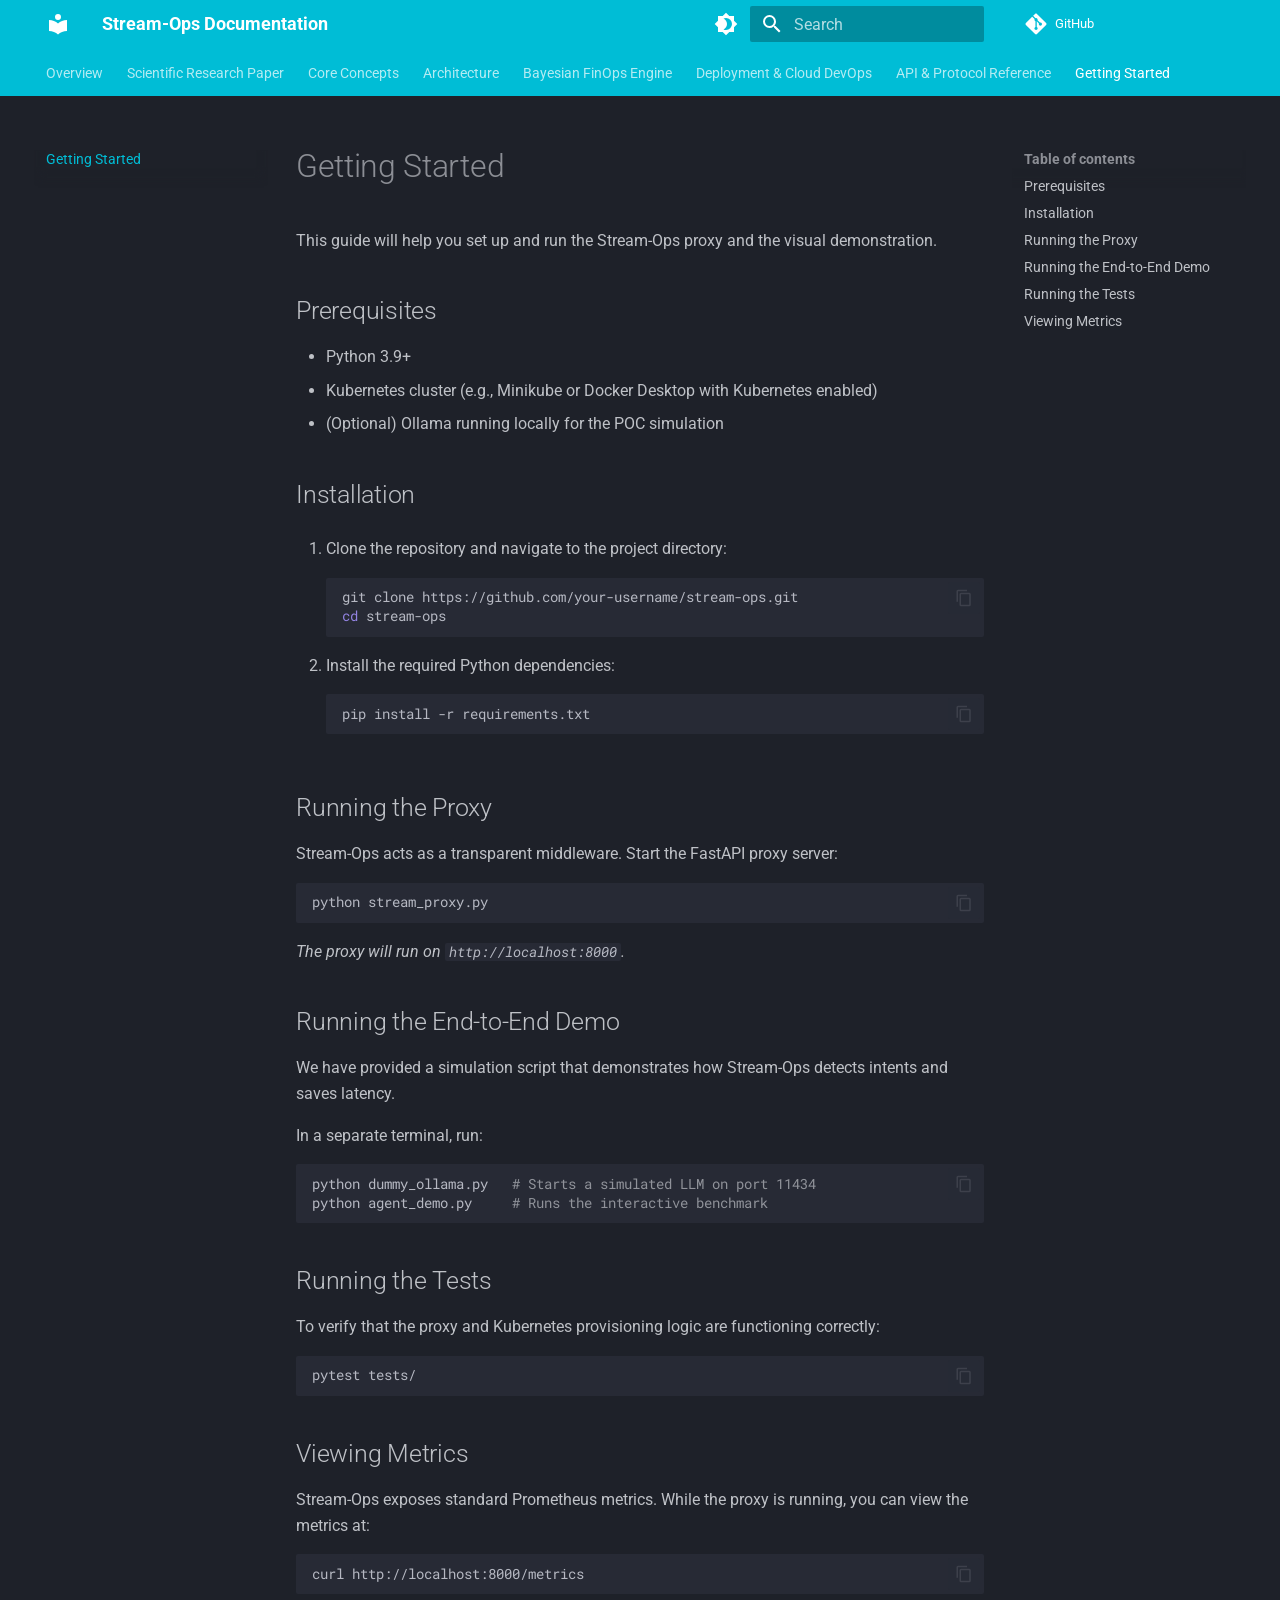
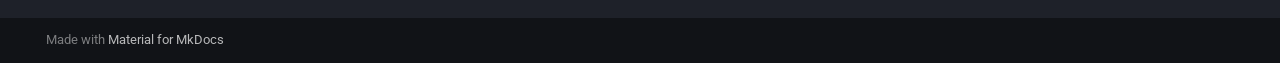
<file: site/getting-started/index.html>
<!doctype html>
<html lang="en" class="no-js">
  <head>
    
      <meta charset="utf-8">
      <meta name="viewport" content="width=device-width,initial-scale=1">
      
        <meta name="description" content="Speculative Infrastructure Pre-Warming via Chain-of-Thought Lookahead">
      
      
        <meta name="author" content="Stream-Ops Core Team">
      
      
      
        <link rel="prev" href="../api-reference/">
      
      
      
        
      
      
      <link rel="icon" href="../assets/images/favicon.png">
      <meta name="generator" content="mkdocs-1.6.1, mkdocs-material-9.8.2">
    
    
      
        <title>Getting Started - Stream-Ops Documentation</title>
      
    
    
      <link rel="stylesheet" href="../assets/stylesheets/main.57a0d79d.min.css">
      
        
        <link rel="stylesheet" href="../assets/stylesheets/palette.fb2fffe2.min.css">
      
      


    
    
      
    
    
      
        
        
        <link rel="preconnect" href="https://fonts.gstatic.com" crossorigin>
        <link rel="stylesheet" href="https://fonts.googleapis.com/css?family=Roboto:300,300i,400,400i,700,700i%7CRoboto+Mono:400,400i,700,700i&display=fallback">
        <style>:root{--md-text-font:"Roboto";--md-code-font:"Roboto Mono"}</style>
      
    
    
    <script>__md_scope=new URL("..",location),__md_hash=e=>[...e].reduce(((e,_)=>(e<<5)-e+_.charCodeAt(0)),0),__md_get=(e,_=localStorage,t=__md_scope)=>JSON.parse(_.getItem(t.pathname+"."+e)),__md_set=(e,_,t=localStorage,a=__md_scope)=>{try{t.setItem(a.pathname+"."+e,JSON.stringify(_))}catch(e){}}</script>
    
      

    
    
  </head>
  
  
    
    
      
    
    
    
    
    <body dir="ltr" data-md-color-scheme="slate" data-md-color-primary="cyan" data-md-color-accent="teal">
  
    
    <input class="md-toggle" data-md-toggle="drawer" type="checkbox" id="__drawer" autocomplete="off">
    <input class="md-toggle" data-md-toggle="search" type="checkbox" id="__search" autocomplete="off">
    <label class="md-overlay" for="__drawer"></label>
    <div data-md-component="skip">
      
        
        <a href="#getting-started" class="md-skip">
          Skip to content
        </a>
      
    </div>
    <div data-md-component="announce">
      
    </div>
    
    
      

<header class="md-header" data-md-component="header">
  <nav class="md-header__inner md-grid" aria-label="Header">
    <a href=".." title="Stream-Ops Documentation" class="md-header__button md-logo" aria-label="Stream-Ops Documentation" data-md-component="logo">
      
  
  <svg xmlns="http://www.w3.org/2000/svg" viewBox="0 0 24 24"><path d="M12 8a3 3 0 0 0 3-3 3 3 0 0 0-3-3 3 3 0 0 0-3 3 3 3 0 0 0 3 3m0 3.54C9.64 9.35 6.5 8 3 8v11c3.5 0 6.64 1.35 9 3.54 2.36-2.19 5.5-3.54 9-3.54V8c-3.5 0-6.64 1.35-9 3.54"/></svg>

    </a>
    <label class="md-header__button md-icon" for="__drawer">
      
      <svg xmlns="http://www.w3.org/2000/svg" viewBox="0 0 24 24"><path d="M3 6h18v2H3zm0 5h18v2H3zm0 5h18v2H3z"/></svg>
    </label>
    <div class="md-header__title" data-md-component="header-title">
      <div class="md-header__ellipsis">
        <div class="md-header__topic">
          <span class="md-ellipsis">
            Stream-Ops Documentation
          </span>
        </div>
        <div class="md-header__topic" data-md-component="header-topic">
          <span class="md-ellipsis">
            
              Getting Started
            
          </span>
        </div>
      </div>
    </div>
    
      
        <form class="md-header__option" data-md-component="palette">
  
    
    
    
    <input class="md-option" data-md-color-media="" data-md-color-scheme="slate" data-md-color-primary="cyan" data-md-color-accent="teal"  aria-label="Switch to light mode"  type="radio" name="__palette" id="__palette_0">
    
      <label class="md-header__button md-icon" title="Switch to light mode" for="__palette_1" hidden>
        <svg xmlns="http://www.w3.org/2000/svg" viewBox="0 0 24 24"><path d="M12 18c-.89 0-1.74-.2-2.5-.55C11.56 16.5 13 14.42 13 12s-1.44-4.5-3.5-5.45C10.26 6.2 11.11 6 12 6a6 6 0 0 1 6 6 6 6 0 0 1-6 6m8-9.31V4h-4.69L12 .69 8.69 4H4v4.69L.69 12 4 15.31V20h4.69L12 23.31 15.31 20H20v-4.69L23.31 12z"/></svg>
      </label>
    
  
    
    
    
    <input class="md-option" data-md-color-media="" data-md-color-scheme="default" data-md-color-primary="cyan" data-md-color-accent="teal"  aria-label="Switch to dark mode"  type="radio" name="__palette" id="__palette_1">
    
      <label class="md-header__button md-icon" title="Switch to dark mode" for="__palette_0" hidden>
        <svg xmlns="http://www.w3.org/2000/svg" viewBox="0 0 24 24"><path d="M12 8a4 4 0 0 0-4 4 4 4 0 0 0 4 4 4 4 0 0 0 4-4 4 4 0 0 0-4-4m0 10a6 6 0 0 1-6-6 6 6 0 0 1 6-6 6 6 0 0 1 6 6 6 6 0 0 1-6 6m8-9.31V4h-4.69L12 .69 8.69 4H4v4.69L.69 12 4 15.31V20h4.69L12 23.31 15.31 20H20v-4.69L23.31 12z"/></svg>
      </label>
    
  
</form>
      
    
    
      <script>var palette=__md_get("__palette");if(palette&&palette.color){if("(prefers-color-scheme)"===palette.color.media){var media=matchMedia("(prefers-color-scheme: light)"),input=document.querySelector(media.matches?"[data-md-color-media='(prefers-color-scheme: light)']":"[data-md-color-media='(prefers-color-scheme: dark)']");palette.color.media=input.getAttribute("data-md-color-media"),palette.color.scheme=input.getAttribute("data-md-color-scheme"),palette.color.primary=input.getAttribute("data-md-color-primary"),palette.color.accent=input.getAttribute("data-md-color-accent")}for(var[key,value]of Object.entries(palette.color))document.body.setAttribute("data-md-color-"+key,value)}</script>
    
    
    
      
      
        <label class="md-header__button md-icon" for="__search">
          
          <svg xmlns="http://www.w3.org/2000/svg" viewBox="0 0 24 24"><path d="M9.5 3A6.5 6.5 0 0 1 16 9.5c0 1.61-.59 3.09-1.56 4.23l.27.27h.79l5 5-1.5 1.5-5-5v-.79l-.27-.27A6.52 6.52 0 0 1 9.5 16 6.5 6.5 0 0 1 3 9.5 6.5 6.5 0 0 1 9.5 3m0 2C7 5 5 7 5 9.5S7 14 9.5 14 14 12 14 9.5 12 5 9.5 5"/></svg>
        </label>
        <div class="md-search" data-md-component="search" role="dialog">
  <label class="md-search__overlay" for="__search"></label>
  <div class="md-search__inner" role="search">
    <form class="md-search__form" name="search">
      <input type="text" class="md-search__input" name="query" aria-label="Search" placeholder="Search" autocapitalize="off" autocorrect="off" autocomplete="off" spellcheck="false" data-md-component="search-query" required>
      <label class="md-search__icon md-icon" for="__search">
        
        <svg xmlns="http://www.w3.org/2000/svg" viewBox="0 0 24 24"><path d="M9.5 3A6.5 6.5 0 0 1 16 9.5c0 1.61-.59 3.09-1.56 4.23l.27.27h.79l5 5-1.5 1.5-5-5v-.79l-.27-.27A6.52 6.52 0 0 1 9.5 16 6.5 6.5 0 0 1 3 9.5 6.5 6.5 0 0 1 9.5 3m0 2C7 5 5 7 5 9.5S7 14 9.5 14 14 12 14 9.5 12 5 9.5 5"/></svg>
        
        <svg xmlns="http://www.w3.org/2000/svg" viewBox="0 0 24 24"><path d="M20 11v2H8l5.5 5.5-1.42 1.42L4.16 12l7.92-7.92L13.5 5.5 8 11z"/></svg>
      </label>
      <nav class="md-search__options" aria-label="Search">
        
        <button type="reset" class="md-search__icon md-icon" title="Clear" aria-label="Clear" tabindex="-1">
          
          <svg xmlns="http://www.w3.org/2000/svg" viewBox="0 0 24 24"><path d="M19 6.41 17.59 5 12 10.59 6.41 5 5 6.41 10.59 12 5 17.59 6.41 19 12 13.41 17.59 19 19 17.59 13.41 12z"/></svg>
        </button>
      </nav>
      
        <div class="md-search__suggest" data-md-component="search-suggest"></div>
      
    </form>
    <div class="md-search__output">
      <div class="md-search__scrollwrap" tabindex="0" data-md-scrollfix>
        <div class="md-search-result" data-md-component="search-result">
          <div class="md-search-result__meta">
            Initializing search
          </div>
          <ol class="md-search-result__list" role="presentation"></ol>
        </div>
      </div>
    </div>
  </div>
</div>
      
    
    
      <div class="md-header__source">
        <a href="https://github.com/DrakNight21/capestone-1" title="Go to repository" class="md-source" data-md-component="source">
  <div class="md-source__icon md-icon">
    
    <svg xmlns="http://www.w3.org/2000/svg" viewBox="0 0 448 512"><!--! Font Awesome Free 7.1.0 by @fontawesome - https://fontawesome.com License - https://fontawesome.com/license/free (Icons: CC BY 4.0, Fonts: SIL OFL 1.1, Code: MIT License) Copyright 2025 Fonticons, Inc.--><path d="M439.6 236.1 244 40.5c-5.4-5.5-12.8-8.5-20.4-8.5s-15 3-20.4 8.4L162.5 81l51.5 51.5c27.1-9.1 52.7 16.8 43.4 43.7l49.7 49.7c34.2-11.8 61.2 31 35.5 56.7-26.5 26.5-70.2-2.9-56-37.3L240.3 199v121.9c25.3 12.5 22.3 41.8 9.1 55-6.4 6.4-15.2 10.1-24.3 10.1s-17.8-3.6-24.3-10.1c-17.6-17.6-11.1-46.9 11.2-56v-123c-20.8-8.5-24.6-30.7-18.6-45L142.6 101 8.5 235.1C3 240.6 0 247.9 0 255.5s3 15 8.5 20.4l195.6 195.7c5.4 5.4 12.7 8.4 20.4 8.4s15-3 20.4-8.4l194.7-194.7c5.4-5.4 8.4-12.8 8.4-20.4s-3-15-8.4-20.4"/></svg>
  </div>
  <div class="md-source__repository">
    GitHub
  </div>
</a>
      </div>
    
  </nav>
  
</header>
    
    <div class="md-container" data-md-component="container">
      
      
        
          
            
<nav class="md-tabs" aria-label="Tabs" data-md-component="tabs">
  <div class="md-grid">
    <ul class="md-tabs__list">
      
        
  
  
  
  
    <li class="md-tabs__item">
      <a href=".." class="md-tabs__link">
        
  
  
    
  
  Overview

      </a>
    </li>
  

      
        
  
  
  
  
    <li class="md-tabs__item">
      <a href="../RESEARCH_PAPER/" class="md-tabs__link">
        
  
  
    
  
  Scientific Research Paper

      </a>
    </li>
  

      
        
  
  
  
  
    <li class="md-tabs__item">
      <a href="../core-concepts/" class="md-tabs__link">
        
  
  
    
  
  Core Concepts

      </a>
    </li>
  

      
        
  
  
  
  
    <li class="md-tabs__item">
      <a href="../architecture/" class="md-tabs__link">
        
  
  
    
  
  Architecture

      </a>
    </li>
  

      
        
  
  
  
  
    <li class="md-tabs__item">
      <a href="../finops/" class="md-tabs__link">
        
  
  
    
  
  Bayesian FinOps Engine

      </a>
    </li>
  

      
        
  
  
  
  
    <li class="md-tabs__item">
      <a href="../deployment/" class="md-tabs__link">
        
  
  
    
  
  Deployment & Cloud DevOps

      </a>
    </li>
  

      
        
  
  
  
  
    <li class="md-tabs__item">
      <a href="../api-reference/" class="md-tabs__link">
        
  
  
    
  
  API & Protocol Reference

      </a>
    </li>
  

      
        
  
  
  
    
  
  
    <li class="md-tabs__item md-tabs__item--active">
      <a href="./" class="md-tabs__link">
        
  
  
    
  
  Getting Started

      </a>
    </li>
  

      
    </ul>
  </div>
</nav>
          
        
      
      <main class="md-main" data-md-component="main">
        <div class="md-main__inner md-grid">
          
            
              
              <div class="md-sidebar md-sidebar--primary" data-md-component="sidebar" data-md-type="navigation" >
                <div class="md-sidebar__scrollwrap">
                  <div class="md-sidebar__inner">
                    


  


<nav class="md-nav md-nav--primary md-nav--lifted" aria-label="Navigation" data-md-level="0">
  <label class="md-nav__title" for="__drawer">
    <a href=".." title="Stream-Ops Documentation" class="md-nav__button md-logo" aria-label="Stream-Ops Documentation" data-md-component="logo">
      
  
  <svg xmlns="http://www.w3.org/2000/svg" viewBox="0 0 24 24"><path d="M12 8a3 3 0 0 0 3-3 3 3 0 0 0-3-3 3 3 0 0 0-3 3 3 3 0 0 0 3 3m0 3.54C9.64 9.35 6.5 8 3 8v11c3.5 0 6.64 1.35 9 3.54 2.36-2.19 5.5-3.54 9-3.54V8c-3.5 0-6.64 1.35-9 3.54"/></svg>

    </a>
    Stream-Ops Documentation
  </label>
  
    <div class="md-nav__source">
      <a href="https://github.com/DrakNight21/capestone-1" title="Go to repository" class="md-source" data-md-component="source">
  <div class="md-source__icon md-icon">
    
    <svg xmlns="http://www.w3.org/2000/svg" viewBox="0 0 448 512"><!--! Font Awesome Free 7.1.0 by @fontawesome - https://fontawesome.com License - https://fontawesome.com/license/free (Icons: CC BY 4.0, Fonts: SIL OFL 1.1, Code: MIT License) Copyright 2025 Fonticons, Inc.--><path d="M439.6 236.1 244 40.5c-5.4-5.5-12.8-8.5-20.4-8.5s-15 3-20.4 8.4L162.5 81l51.5 51.5c27.1-9.1 52.7 16.8 43.4 43.7l49.7 49.7c34.2-11.8 61.2 31 35.5 56.7-26.5 26.5-70.2-2.9-56-37.3L240.3 199v121.9c25.3 12.5 22.3 41.8 9.1 55-6.4 6.4-15.2 10.1-24.3 10.1s-17.8-3.6-24.3-10.1c-17.6-17.6-11.1-46.9 11.2-56v-123c-20.8-8.5-24.6-30.7-18.6-45L142.6 101 8.5 235.1C3 240.6 0 247.9 0 255.5s3 15 8.5 20.4l195.6 195.7c5.4 5.4 12.7 8.4 20.4 8.4s15-3 20.4-8.4l194.7-194.7c5.4-5.4 8.4-12.8 8.4-20.4s-3-15-8.4-20.4"/></svg>
  </div>
  <div class="md-source__repository">
    GitHub
  </div>
</a>
    </div>
  
  <ul class="md-nav__list" data-md-scrollfix>
    
      
      
  
  
  
  
    <li class="md-nav__item">
      <a href=".." class="md-nav__link">
        
  
  
  <span class="md-ellipsis">
    
  
    Overview
  

    
  </span>
  
  

      </a>
    </li>
  

    
      
      
  
  
  
  
    <li class="md-nav__item">
      <a href="../RESEARCH_PAPER/" class="md-nav__link">
        
  
  
  <span class="md-ellipsis">
    
  
    Scientific Research Paper
  

    
  </span>
  
  

      </a>
    </li>
  

    
      
      
  
  
  
  
    <li class="md-nav__item">
      <a href="../core-concepts/" class="md-nav__link">
        
  
  
  <span class="md-ellipsis">
    
  
    Core Concepts
  

    
  </span>
  
  

      </a>
    </li>
  

    
      
      
  
  
  
  
    <li class="md-nav__item">
      <a href="../architecture/" class="md-nav__link">
        
  
  
  <span class="md-ellipsis">
    
  
    Architecture
  

    
  </span>
  
  

      </a>
    </li>
  

    
      
      
  
  
  
  
    <li class="md-nav__item">
      <a href="../finops/" class="md-nav__link">
        
  
  
  <span class="md-ellipsis">
    
  
    Bayesian FinOps Engine
  

    
  </span>
  
  

      </a>
    </li>
  

    
      
      
  
  
  
  
    <li class="md-nav__item">
      <a href="../deployment/" class="md-nav__link">
        
  
  
  <span class="md-ellipsis">
    
  
    Deployment & Cloud DevOps
  

    
  </span>
  
  

      </a>
    </li>
  

    
      
      
  
  
  
  
    <li class="md-nav__item">
      <a href="../api-reference/" class="md-nav__link">
        
  
  
  <span class="md-ellipsis">
    
  
    API & Protocol Reference
  

    
  </span>
  
  

      </a>
    </li>
  

    
      
      
  
  
    
  
  
  
    <li class="md-nav__item md-nav__item--active">
      
      <input class="md-nav__toggle md-toggle" type="checkbox" id="__toc">
      
      
        
      
      
        <label class="md-nav__link md-nav__link--active" for="__toc">
          
  
  
  <span class="md-ellipsis">
    
  
    Getting Started
  

    
  </span>
  
  

          <span class="md-nav__icon md-icon"></span>
        </label>
      
      <a href="./" class="md-nav__link md-nav__link--active">
        
  
  
  <span class="md-ellipsis">
    
  
    Getting Started
  

    
  </span>
  
  

      </a>
      
        

<nav class="md-nav md-nav--secondary" aria-label="Table of contents">
  
  
  
    
  
  
    <label class="md-nav__title" for="__toc">
      <span class="md-nav__icon md-icon"></span>
      Table of contents
    </label>
    <ul class="md-nav__list" data-md-component="toc" data-md-scrollfix>
      
        <li class="md-nav__item">
  <a href="#prerequisites" class="md-nav__link">
    <span class="md-ellipsis">
      
        Prerequisites
      
    </span>
  </a>
  
</li>
      
        <li class="md-nav__item">
  <a href="#installation" class="md-nav__link">
    <span class="md-ellipsis">
      
        Installation
      
    </span>
  </a>
  
</li>
      
        <li class="md-nav__item">
  <a href="#running-the-proxy" class="md-nav__link">
    <span class="md-ellipsis">
      
        Running the Proxy
      
    </span>
  </a>
  
</li>
      
        <li class="md-nav__item">
  <a href="#running-the-end-to-end-demo" class="md-nav__link">
    <span class="md-ellipsis">
      
        Running the End-to-End Demo
      
    </span>
  </a>
  
</li>
      
        <li class="md-nav__item">
  <a href="#running-the-tests" class="md-nav__link">
    <span class="md-ellipsis">
      
        Running the Tests
      
    </span>
  </a>
  
</li>
      
        <li class="md-nav__item">
  <a href="#viewing-metrics" class="md-nav__link">
    <span class="md-ellipsis">
      
        Viewing Metrics
      
    </span>
  </a>
  
</li>
      
    </ul>
  
</nav>
      
    </li>
  

    
  </ul>
</nav>
                  </div>
                </div>
              </div>
            
            
              
              <div class="md-sidebar md-sidebar--secondary" data-md-component="sidebar" data-md-type="toc" >
                <div class="md-sidebar__scrollwrap">
                  <div class="md-sidebar__inner">
                    

<nav class="md-nav md-nav--secondary" aria-label="Table of contents">
  
  
  
    
  
  
    <label class="md-nav__title" for="__toc">
      <span class="md-nav__icon md-icon"></span>
      Table of contents
    </label>
    <ul class="md-nav__list" data-md-component="toc" data-md-scrollfix>
      
        <li class="md-nav__item">
  <a href="#prerequisites" class="md-nav__link">
    <span class="md-ellipsis">
      
        Prerequisites
      
    </span>
  </a>
  
</li>
      
        <li class="md-nav__item">
  <a href="#installation" class="md-nav__link">
    <span class="md-ellipsis">
      
        Installation
      
    </span>
  </a>
  
</li>
      
        <li class="md-nav__item">
  <a href="#running-the-proxy" class="md-nav__link">
    <span class="md-ellipsis">
      
        Running the Proxy
      
    </span>
  </a>
  
</li>
      
        <li class="md-nav__item">
  <a href="#running-the-end-to-end-demo" class="md-nav__link">
    <span class="md-ellipsis">
      
        Running the End-to-End Demo
      
    </span>
  </a>
  
</li>
      
        <li class="md-nav__item">
  <a href="#running-the-tests" class="md-nav__link">
    <span class="md-ellipsis">
      
        Running the Tests
      
    </span>
  </a>
  
</li>
      
        <li class="md-nav__item">
  <a href="#viewing-metrics" class="md-nav__link">
    <span class="md-ellipsis">
      
        Viewing Metrics
      
    </span>
  </a>
  
</li>
      
    </ul>
  
</nav>
                  </div>
                </div>
              </div>
            
          
          
            <div class="md-content" data-md-component="content">
              
              <article class="md-content__inner md-typeset">
                
                  


  
  


<h1 id="getting-started">Getting Started</h1>
<p>This guide will help you set up and run the Stream-Ops proxy and the visual demonstration.</p>
<h2 id="prerequisites">Prerequisites</h2>
<ul>
<li>Python 3.9+</li>
<li>Kubernetes cluster (e.g., Minikube or Docker Desktop with Kubernetes enabled)</li>
<li>(Optional) Ollama running locally for the POC simulation</li>
</ul>
<h2 id="installation">Installation</h2>
<ol>
<li>
<p>Clone the repository and navigate to the project directory:
   <div class="highlight"><pre><span></span><code><a id="__codelineno-0-1" name="__codelineno-0-1" href="#__codelineno-0-1"></a>git<span class="w"> </span>clone<span class="w"> </span>https://github.com/your-username/stream-ops.git
<a id="__codelineno-0-2" name="__codelineno-0-2" href="#__codelineno-0-2"></a><span class="nb">cd</span><span class="w"> </span>stream-ops
</code></pre></div></p>
</li>
<li>
<p>Install the required Python dependencies:
   <div class="highlight"><pre><span></span><code><a id="__codelineno-1-1" name="__codelineno-1-1" href="#__codelineno-1-1"></a>pip<span class="w"> </span>install<span class="w"> </span>-r<span class="w"> </span>requirements.txt
</code></pre></div></p>
</li>
</ol>
<h2 id="running-the-proxy">Running the Proxy</h2>
<p>Stream-Ops acts as a transparent middleware. Start the FastAPI proxy server:</p>
<p><div class="highlight"><pre><span></span><code><a id="__codelineno-2-1" name="__codelineno-2-1" href="#__codelineno-2-1"></a>python<span class="w"> </span>stream_proxy.py
</code></pre></div>
<em>The proxy will run on <code>http://localhost:8000</code>.</em></p>
<h2 id="running-the-end-to-end-demo">Running the End-to-End Demo</h2>
<p>We have provided a simulation script that demonstrates how Stream-Ops detects intents and saves latency.</p>
<p>In a separate terminal, run:
<div class="highlight"><pre><span></span><code><a id="__codelineno-3-1" name="__codelineno-3-1" href="#__codelineno-3-1"></a>python<span class="w"> </span>dummy_ollama.py<span class="w">   </span><span class="c1"># Starts a simulated LLM on port 11434</span>
<a id="__codelineno-3-2" name="__codelineno-3-2" href="#__codelineno-3-2"></a>python<span class="w"> </span>agent_demo.py<span class="w">     </span><span class="c1"># Runs the interactive benchmark</span>
</code></pre></div></p>
<h2 id="running-the-tests">Running the Tests</h2>
<p>To verify that the proxy and Kubernetes provisioning logic are functioning correctly:
<div class="highlight"><pre><span></span><code><a id="__codelineno-4-1" name="__codelineno-4-1" href="#__codelineno-4-1"></a>pytest<span class="w"> </span>tests/
</code></pre></div></p>
<h2 id="viewing-metrics">Viewing Metrics</h2>
<p>Stream-Ops exposes standard Prometheus metrics. While the proxy is running, you can view the metrics at:
<div class="highlight"><pre><span></span><code><a id="__codelineno-5-1" name="__codelineno-5-1" href="#__codelineno-5-1"></a>curl<span class="w"> </span>http://localhost:8000/metrics
</code></pre></div></p>












                
              </article>
            </div>
          
          
<script>var target=document.getElementById(location.hash.slice(1));target&&target.name&&(target.checked=target.name.startsWith("__tabbed_"))</script>
        </div>
        
      </main>
      
        <footer class="md-footer">
  
  <div class="md-footer-meta md-typeset">
    <div class="md-footer-meta__inner md-grid">
      <div class="md-copyright">
  
  
    Made with
    <a href="https://squidfunk.github.io/mkdocs-material/" target="_blank" rel="noopener">
      Material for MkDocs
    </a>
  
</div>
      
    </div>
  </div>
</footer>
      
    </div>
    <div class="md-dialog" data-md-component="dialog">
      <div class="md-dialog__inner md-typeset"></div>
    </div>
    
    
    
      
      
      <script id="__config" type="application/json">{"annotate": null, "base": "..", "features": ["navigation.tabs", "navigation.sections", "content.code.copy", "search.suggest", "search.highlight"], "search": "../assets/javascripts/workers/search.a7633da7.min.js", "tags": null, "translations": {"clipboard.copied": "Copied to clipboard", "clipboard.copy": "Copy to clipboard", "search.result.more.one": "1 more on this page", "search.result.more.other": "# more on this page", "search.result.none": "No matching documents", "search.result.one": "1 matching document", "search.result.other": "# matching documents", "search.result.placeholder": "Type to start searching", "search.result.term.missing": "Missing", "select.version": "Select version"}, "version": null}</script>
    
    
      <script src="../assets/javascripts/bundle.a5f9d56c.min.js"></script>
      
    
  </body>
</html>
</file>
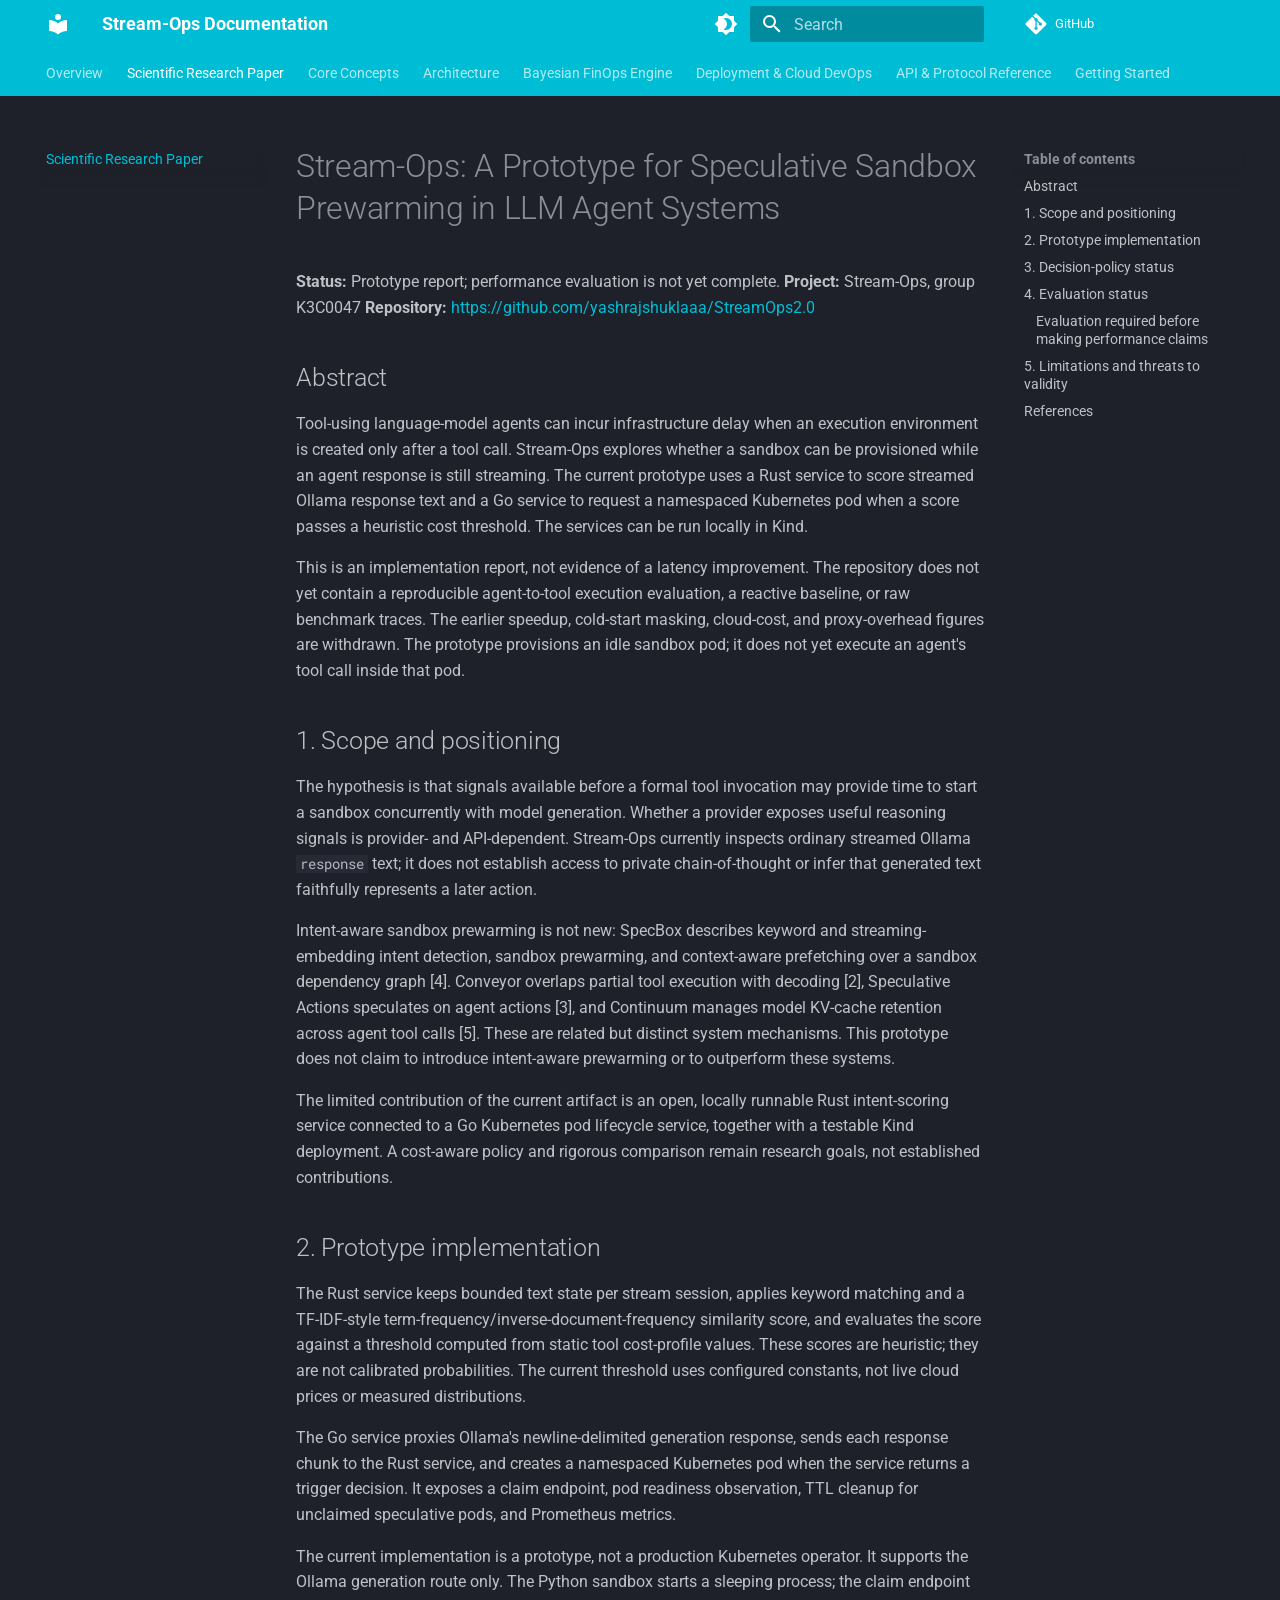
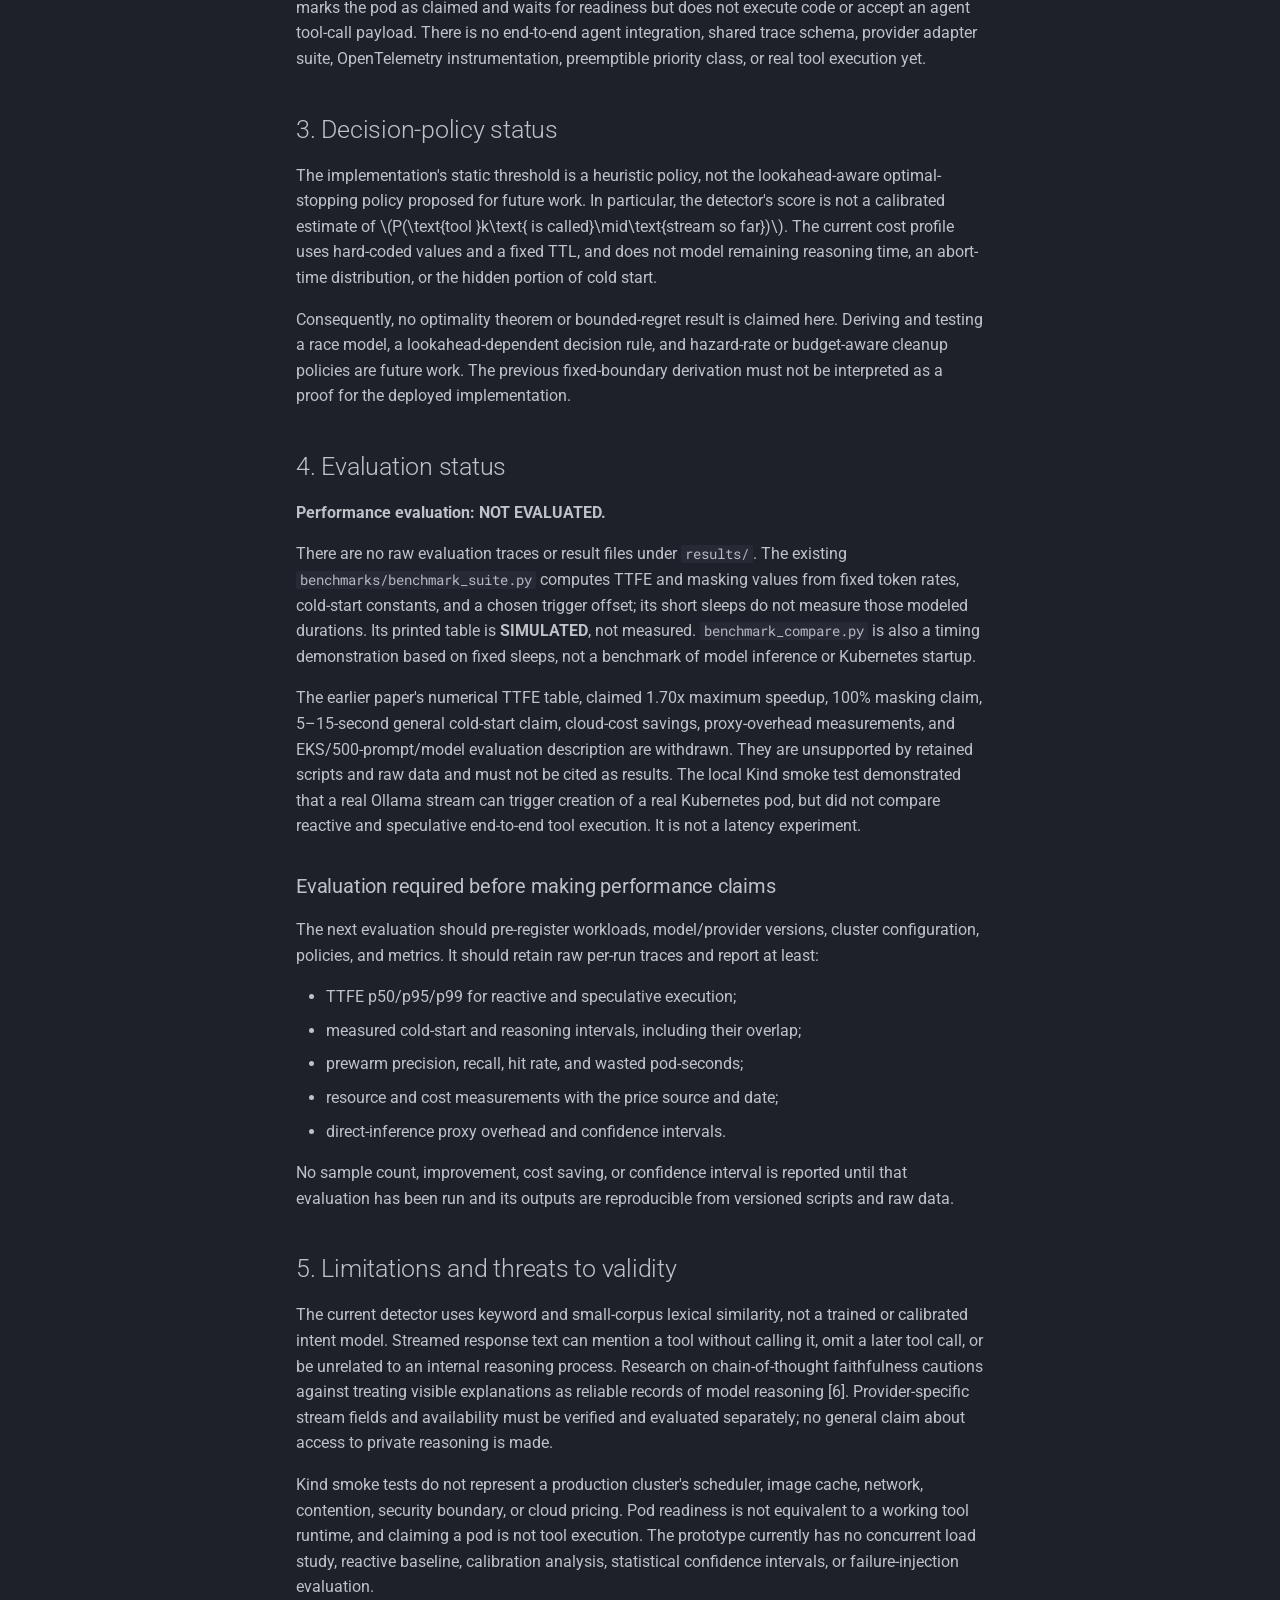
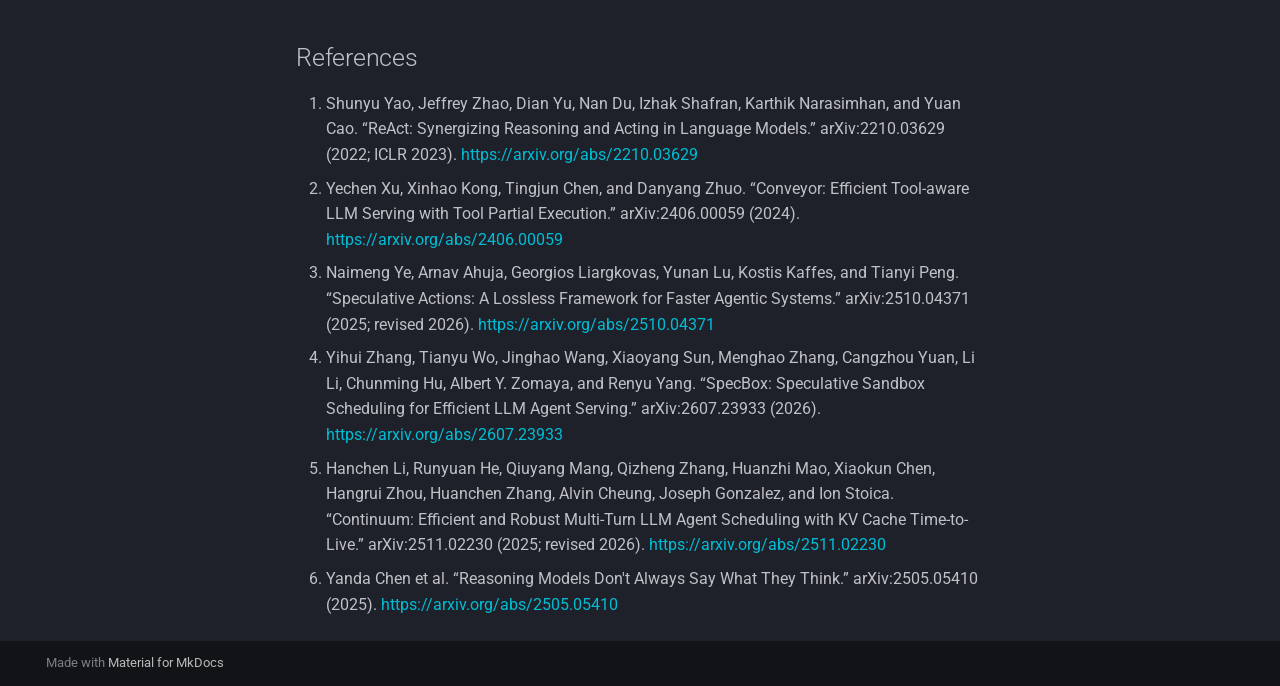
<file: site/RESEARCH_PAPER/index.html>
<!doctype html>
<html lang="en" class="no-js">
  <head>
    
      <meta charset="utf-8">
      <meta name="viewport" content="width=device-width,initial-scale=1">
      
        <meta name="description" content="Speculative Infrastructure Pre-Warming via Chain-of-Thought Lookahead">
      
      
        <meta name="author" content="Stream-Ops Core Team">
      
      
      
        <link rel="prev" href="..">
      
      
        <link rel="next" href="../core-concepts/">
      
      
        
      
      
      <link rel="icon" href="../assets/images/favicon.png">
      <meta name="generator" content="mkdocs-1.6.1, mkdocs-material-9.8.2">
    
    
      
        <title>Scientific Research Paper - Stream-Ops Documentation</title>
      
    
    
      <link rel="stylesheet" href="../assets/stylesheets/main.57a0d79d.min.css">
      
        
        <link rel="stylesheet" href="../assets/stylesheets/palette.fb2fffe2.min.css">
      
      


    
    
      
    
    
      
        
        
        <link rel="preconnect" href="https://fonts.gstatic.com" crossorigin>
        <link rel="stylesheet" href="https://fonts.googleapis.com/css?family=Roboto:300,300i,400,400i,700,700i%7CRoboto+Mono:400,400i,700,700i&display=fallback">
        <style>:root{--md-text-font:"Roboto";--md-code-font:"Roboto Mono"}</style>
      
    
    
    <script>__md_scope=new URL("..",location),__md_hash=e=>[...e].reduce(((e,_)=>(e<<5)-e+_.charCodeAt(0)),0),__md_get=(e,_=localStorage,t=__md_scope)=>JSON.parse(_.getItem(t.pathname+"."+e)),__md_set=(e,_,t=localStorage,a=__md_scope)=>{try{t.setItem(a.pathname+"."+e,JSON.stringify(_))}catch(e){}}</script>
    
      

    
    
  </head>
  
  
    
    
      
    
    
    
    
    <body dir="ltr" data-md-color-scheme="slate" data-md-color-primary="cyan" data-md-color-accent="teal">
  
    
    <input class="md-toggle" data-md-toggle="drawer" type="checkbox" id="__drawer" autocomplete="off">
    <input class="md-toggle" data-md-toggle="search" type="checkbox" id="__search" autocomplete="off">
    <label class="md-overlay" for="__drawer"></label>
    <div data-md-component="skip">
      
        
        <a href="#stream-ops-a-prototype-for-speculative-sandbox-prewarming-in-llm-agent-systems" class="md-skip">
          Skip to content
        </a>
      
    </div>
    <div data-md-component="announce">
      
    </div>
    
    
      

<header class="md-header" data-md-component="header">
  <nav class="md-header__inner md-grid" aria-label="Header">
    <a href=".." title="Stream-Ops Documentation" class="md-header__button md-logo" aria-label="Stream-Ops Documentation" data-md-component="logo">
      
  
  <svg xmlns="http://www.w3.org/2000/svg" viewBox="0 0 24 24"><path d="M12 8a3 3 0 0 0 3-3 3 3 0 0 0-3-3 3 3 0 0 0-3 3 3 3 0 0 0 3 3m0 3.54C9.64 9.35 6.5 8 3 8v11c3.5 0 6.64 1.35 9 3.54 2.36-2.19 5.5-3.54 9-3.54V8c-3.5 0-6.64 1.35-9 3.54"/></svg>

    </a>
    <label class="md-header__button md-icon" for="__drawer">
      
      <svg xmlns="http://www.w3.org/2000/svg" viewBox="0 0 24 24"><path d="M3 6h18v2H3zm0 5h18v2H3zm0 5h18v2H3z"/></svg>
    </label>
    <div class="md-header__title" data-md-component="header-title">
      <div class="md-header__ellipsis">
        <div class="md-header__topic">
          <span class="md-ellipsis">
            Stream-Ops Documentation
          </span>
        </div>
        <div class="md-header__topic" data-md-component="header-topic">
          <span class="md-ellipsis">
            
              Scientific Research Paper
            
          </span>
        </div>
      </div>
    </div>
    
      
        <form class="md-header__option" data-md-component="palette">
  
    
    
    
    <input class="md-option" data-md-color-media="" data-md-color-scheme="slate" data-md-color-primary="cyan" data-md-color-accent="teal"  aria-label="Switch to light mode"  type="radio" name="__palette" id="__palette_0">
    
      <label class="md-header__button md-icon" title="Switch to light mode" for="__palette_1" hidden>
        <svg xmlns="http://www.w3.org/2000/svg" viewBox="0 0 24 24"><path d="M12 18c-.89 0-1.74-.2-2.5-.55C11.56 16.5 13 14.42 13 12s-1.44-4.5-3.5-5.45C10.26 6.2 11.11 6 12 6a6 6 0 0 1 6 6 6 6 0 0 1-6 6m8-9.31V4h-4.69L12 .69 8.69 4H4v4.69L.69 12 4 15.31V20h4.69L12 23.31 15.31 20H20v-4.69L23.31 12z"/></svg>
      </label>
    
  
    
    
    
    <input class="md-option" data-md-color-media="" data-md-color-scheme="default" data-md-color-primary="cyan" data-md-color-accent="teal"  aria-label="Switch to dark mode"  type="radio" name="__palette" id="__palette_1">
    
      <label class="md-header__button md-icon" title="Switch to dark mode" for="__palette_0" hidden>
        <svg xmlns="http://www.w3.org/2000/svg" viewBox="0 0 24 24"><path d="M12 8a4 4 0 0 0-4 4 4 4 0 0 0 4 4 4 4 0 0 0 4-4 4 4 0 0 0-4-4m0 10a6 6 0 0 1-6-6 6 6 0 0 1 6-6 6 6 0 0 1 6 6 6 6 0 0 1-6 6m8-9.31V4h-4.69L12 .69 8.69 4H4v4.69L.69 12 4 15.31V20h4.69L12 23.31 15.31 20H20v-4.69L23.31 12z"/></svg>
      </label>
    
  
</form>
      
    
    
      <script>var palette=__md_get("__palette");if(palette&&palette.color){if("(prefers-color-scheme)"===palette.color.media){var media=matchMedia("(prefers-color-scheme: light)"),input=document.querySelector(media.matches?"[data-md-color-media='(prefers-color-scheme: light)']":"[data-md-color-media='(prefers-color-scheme: dark)']");palette.color.media=input.getAttribute("data-md-color-media"),palette.color.scheme=input.getAttribute("data-md-color-scheme"),palette.color.primary=input.getAttribute("data-md-color-primary"),palette.color.accent=input.getAttribute("data-md-color-accent")}for(var[key,value]of Object.entries(palette.color))document.body.setAttribute("data-md-color-"+key,value)}</script>
    
    
    
      
      
        <label class="md-header__button md-icon" for="__search">
          
          <svg xmlns="http://www.w3.org/2000/svg" viewBox="0 0 24 24"><path d="M9.5 3A6.5 6.5 0 0 1 16 9.5c0 1.61-.59 3.09-1.56 4.23l.27.27h.79l5 5-1.5 1.5-5-5v-.79l-.27-.27A6.52 6.52 0 0 1 9.5 16 6.5 6.5 0 0 1 3 9.5 6.5 6.5 0 0 1 9.5 3m0 2C7 5 5 7 5 9.5S7 14 9.5 14 14 12 14 9.5 12 5 9.5 5"/></svg>
        </label>
        <div class="md-search" data-md-component="search" role="dialog">
  <label class="md-search__overlay" for="__search"></label>
  <div class="md-search__inner" role="search">
    <form class="md-search__form" name="search">
      <input type="text" class="md-search__input" name="query" aria-label="Search" placeholder="Search" autocapitalize="off" autocorrect="off" autocomplete="off" spellcheck="false" data-md-component="search-query" required>
      <label class="md-search__icon md-icon" for="__search">
        
        <svg xmlns="http://www.w3.org/2000/svg" viewBox="0 0 24 24"><path d="M9.5 3A6.5 6.5 0 0 1 16 9.5c0 1.61-.59 3.09-1.56 4.23l.27.27h.79l5 5-1.5 1.5-5-5v-.79l-.27-.27A6.52 6.52 0 0 1 9.5 16 6.5 6.5 0 0 1 3 9.5 6.5 6.5 0 0 1 9.5 3m0 2C7 5 5 7 5 9.5S7 14 9.5 14 14 12 14 9.5 12 5 9.5 5"/></svg>
        
        <svg xmlns="http://www.w3.org/2000/svg" viewBox="0 0 24 24"><path d="M20 11v2H8l5.5 5.5-1.42 1.42L4.16 12l7.92-7.92L13.5 5.5 8 11z"/></svg>
      </label>
      <nav class="md-search__options" aria-label="Search">
        
        <button type="reset" class="md-search__icon md-icon" title="Clear" aria-label="Clear" tabindex="-1">
          
          <svg xmlns="http://www.w3.org/2000/svg" viewBox="0 0 24 24"><path d="M19 6.41 17.59 5 12 10.59 6.41 5 5 6.41 10.59 12 5 17.59 6.41 19 12 13.41 17.59 19 19 17.59 13.41 12z"/></svg>
        </button>
      </nav>
      
        <div class="md-search__suggest" data-md-component="search-suggest"></div>
      
    </form>
    <div class="md-search__output">
      <div class="md-search__scrollwrap" tabindex="0" data-md-scrollfix>
        <div class="md-search-result" data-md-component="search-result">
          <div class="md-search-result__meta">
            Initializing search
          </div>
          <ol class="md-search-result__list" role="presentation"></ol>
        </div>
      </div>
    </div>
  </div>
</div>
      
    
    
      <div class="md-header__source">
        <a href="https://github.com/DrakNight21/capestone-1" title="Go to repository" class="md-source" data-md-component="source">
  <div class="md-source__icon md-icon">
    
    <svg xmlns="http://www.w3.org/2000/svg" viewBox="0 0 448 512"><!--! Font Awesome Free 7.1.0 by @fontawesome - https://fontawesome.com License - https://fontawesome.com/license/free (Icons: CC BY 4.0, Fonts: SIL OFL 1.1, Code: MIT License) Copyright 2025 Fonticons, Inc.--><path d="M439.6 236.1 244 40.5c-5.4-5.5-12.8-8.5-20.4-8.5s-15 3-20.4 8.4L162.5 81l51.5 51.5c27.1-9.1 52.7 16.8 43.4 43.7l49.7 49.7c34.2-11.8 61.2 31 35.5 56.7-26.5 26.5-70.2-2.9-56-37.3L240.3 199v121.9c25.3 12.5 22.3 41.8 9.1 55-6.4 6.4-15.2 10.1-24.3 10.1s-17.8-3.6-24.3-10.1c-17.6-17.6-11.1-46.9 11.2-56v-123c-20.8-8.5-24.6-30.7-18.6-45L142.6 101 8.5 235.1C3 240.6 0 247.9 0 255.5s3 15 8.5 20.4l195.6 195.7c5.4 5.4 12.7 8.4 20.4 8.4s15-3 20.4-8.4l194.7-194.7c5.4-5.4 8.4-12.8 8.4-20.4s-3-15-8.4-20.4"/></svg>
  </div>
  <div class="md-source__repository">
    GitHub
  </div>
</a>
      </div>
    
  </nav>
  
</header>
    
    <div class="md-container" data-md-component="container">
      
      
        
          
            
<nav class="md-tabs" aria-label="Tabs" data-md-component="tabs">
  <div class="md-grid">
    <ul class="md-tabs__list">
      
        
  
  
  
  
    <li class="md-tabs__item">
      <a href=".." class="md-tabs__link">
        
  
  
    
  
  Overview

      </a>
    </li>
  

      
        
  
  
  
    
  
  
    <li class="md-tabs__item md-tabs__item--active">
      <a href="./" class="md-tabs__link">
        
  
  
    
  
  Scientific Research Paper

      </a>
    </li>
  

      
        
  
  
  
  
    <li class="md-tabs__item">
      <a href="../core-concepts/" class="md-tabs__link">
        
  
  
    
  
  Core Concepts

      </a>
    </li>
  

      
        
  
  
  
  
    <li class="md-tabs__item">
      <a href="../architecture/" class="md-tabs__link">
        
  
  
    
  
  Architecture

      </a>
    </li>
  

      
        
  
  
  
  
    <li class="md-tabs__item">
      <a href="../finops/" class="md-tabs__link">
        
  
  
    
  
  Bayesian FinOps Engine

      </a>
    </li>
  

      
        
  
  
  
  
    <li class="md-tabs__item">
      <a href="../deployment/" class="md-tabs__link">
        
  
  
    
  
  Deployment & Cloud DevOps

      </a>
    </li>
  

      
        
  
  
  
  
    <li class="md-tabs__item">
      <a href="../api-reference/" class="md-tabs__link">
        
  
  
    
  
  API & Protocol Reference

      </a>
    </li>
  

      
        
  
  
  
  
    <li class="md-tabs__item">
      <a href="../getting-started/" class="md-tabs__link">
        
  
  
    
  
  Getting Started

      </a>
    </li>
  

      
    </ul>
  </div>
</nav>
          
        
      
      <main class="md-main" data-md-component="main">
        <div class="md-main__inner md-grid">
          
            
              
              <div class="md-sidebar md-sidebar--primary" data-md-component="sidebar" data-md-type="navigation" >
                <div class="md-sidebar__scrollwrap">
                  <div class="md-sidebar__inner">
                    


  


<nav class="md-nav md-nav--primary md-nav--lifted" aria-label="Navigation" data-md-level="0">
  <label class="md-nav__title" for="__drawer">
    <a href=".." title="Stream-Ops Documentation" class="md-nav__button md-logo" aria-label="Stream-Ops Documentation" data-md-component="logo">
      
  
  <svg xmlns="http://www.w3.org/2000/svg" viewBox="0 0 24 24"><path d="M12 8a3 3 0 0 0 3-3 3 3 0 0 0-3-3 3 3 0 0 0-3 3 3 3 0 0 0 3 3m0 3.54C9.64 9.35 6.5 8 3 8v11c3.5 0 6.64 1.35 9 3.54 2.36-2.19 5.5-3.54 9-3.54V8c-3.5 0-6.64 1.35-9 3.54"/></svg>

    </a>
    Stream-Ops Documentation
  </label>
  
    <div class="md-nav__source">
      <a href="https://github.com/DrakNight21/capestone-1" title="Go to repository" class="md-source" data-md-component="source">
  <div class="md-source__icon md-icon">
    
    <svg xmlns="http://www.w3.org/2000/svg" viewBox="0 0 448 512"><!--! Font Awesome Free 7.1.0 by @fontawesome - https://fontawesome.com License - https://fontawesome.com/license/free (Icons: CC BY 4.0, Fonts: SIL OFL 1.1, Code: MIT License) Copyright 2025 Fonticons, Inc.--><path d="M439.6 236.1 244 40.5c-5.4-5.5-12.8-8.5-20.4-8.5s-15 3-20.4 8.4L162.5 81l51.5 51.5c27.1-9.1 52.7 16.8 43.4 43.7l49.7 49.7c34.2-11.8 61.2 31 35.5 56.7-26.5 26.5-70.2-2.9-56-37.3L240.3 199v121.9c25.3 12.5 22.3 41.8 9.1 55-6.4 6.4-15.2 10.1-24.3 10.1s-17.8-3.6-24.3-10.1c-17.6-17.6-11.1-46.9 11.2-56v-123c-20.8-8.5-24.6-30.7-18.6-45L142.6 101 8.5 235.1C3 240.6 0 247.9 0 255.5s3 15 8.5 20.4l195.6 195.7c5.4 5.4 12.7 8.4 20.4 8.4s15-3 20.4-8.4l194.7-194.7c5.4-5.4 8.4-12.8 8.4-20.4s-3-15-8.4-20.4"/></svg>
  </div>
  <div class="md-source__repository">
    GitHub
  </div>
</a>
    </div>
  
  <ul class="md-nav__list" data-md-scrollfix>
    
      
      
  
  
  
  
    <li class="md-nav__item">
      <a href=".." class="md-nav__link">
        
  
  
  <span class="md-ellipsis">
    
  
    Overview
  

    
  </span>
  
  

      </a>
    </li>
  

    
      
      
  
  
    
  
  
  
    <li class="md-nav__item md-nav__item--active">
      
      <input class="md-nav__toggle md-toggle" type="checkbox" id="__toc">
      
      
        
      
      
        <label class="md-nav__link md-nav__link--active" for="__toc">
          
  
  
  <span class="md-ellipsis">
    
  
    Scientific Research Paper
  

    
  </span>
  
  

          <span class="md-nav__icon md-icon"></span>
        </label>
      
      <a href="./" class="md-nav__link md-nav__link--active">
        
  
  
  <span class="md-ellipsis">
    
  
    Scientific Research Paper
  

    
  </span>
  
  

      </a>
      
        

<nav class="md-nav md-nav--secondary" aria-label="Table of contents">
  
  
  
    
  
  
    <label class="md-nav__title" for="__toc">
      <span class="md-nav__icon md-icon"></span>
      Table of contents
    </label>
    <ul class="md-nav__list" data-md-component="toc" data-md-scrollfix>
      
        <li class="md-nav__item">
  <a href="#abstract" class="md-nav__link">
    <span class="md-ellipsis">
      
        Abstract
      
    </span>
  </a>
  
</li>
      
        <li class="md-nav__item">
  <a href="#1-scope-and-positioning" class="md-nav__link">
    <span class="md-ellipsis">
      
        1. Scope and positioning
      
    </span>
  </a>
  
</li>
      
        <li class="md-nav__item">
  <a href="#2-prototype-implementation" class="md-nav__link">
    <span class="md-ellipsis">
      
        2. Prototype implementation
      
    </span>
  </a>
  
</li>
      
        <li class="md-nav__item">
  <a href="#3-decision-policy-status" class="md-nav__link">
    <span class="md-ellipsis">
      
        3. Decision-policy status
      
    </span>
  </a>
  
</li>
      
        <li class="md-nav__item">
  <a href="#4-evaluation-status" class="md-nav__link">
    <span class="md-ellipsis">
      
        4. Evaluation status
      
    </span>
  </a>
  
    <nav class="md-nav" aria-label="4. Evaluation status">
      <ul class="md-nav__list">
        
          <li class="md-nav__item">
  <a href="#evaluation-required-before-making-performance-claims" class="md-nav__link">
    <span class="md-ellipsis">
      
        Evaluation required before making performance claims
      
    </span>
  </a>
  
</li>
        
      </ul>
    </nav>
  
</li>
      
        <li class="md-nav__item">
  <a href="#5-limitations-and-threats-to-validity" class="md-nav__link">
    <span class="md-ellipsis">
      
        5. Limitations and threats to validity
      
    </span>
  </a>
  
</li>
      
        <li class="md-nav__item">
  <a href="#references" class="md-nav__link">
    <span class="md-ellipsis">
      
        References
      
    </span>
  </a>
  
</li>
      
    </ul>
  
</nav>
      
    </li>
  

    
      
      
  
  
  
  
    <li class="md-nav__item">
      <a href="../core-concepts/" class="md-nav__link">
        
  
  
  <span class="md-ellipsis">
    
  
    Core Concepts
  

    
  </span>
  
  

      </a>
    </li>
  

    
      
      
  
  
  
  
    <li class="md-nav__item">
      <a href="../architecture/" class="md-nav__link">
        
  
  
  <span class="md-ellipsis">
    
  
    Architecture
  

    
  </span>
  
  

      </a>
    </li>
  

    
      
      
  
  
  
  
    <li class="md-nav__item">
      <a href="../finops/" class="md-nav__link">
        
  
  
  <span class="md-ellipsis">
    
  
    Bayesian FinOps Engine
  

    
  </span>
  
  

      </a>
    </li>
  

    
      
      
  
  
  
  
    <li class="md-nav__item">
      <a href="../deployment/" class="md-nav__link">
        
  
  
  <span class="md-ellipsis">
    
  
    Deployment & Cloud DevOps
  

    
  </span>
  
  

      </a>
    </li>
  

    
      
      
  
  
  
  
    <li class="md-nav__item">
      <a href="../api-reference/" class="md-nav__link">
        
  
  
  <span class="md-ellipsis">
    
  
    API & Protocol Reference
  

    
  </span>
  
  

      </a>
    </li>
  

    
      
      
  
  
  
  
    <li class="md-nav__item">
      <a href="../getting-started/" class="md-nav__link">
        
  
  
  <span class="md-ellipsis">
    
  
    Getting Started
  

    
  </span>
  
  

      </a>
    </li>
  

    
  </ul>
</nav>
                  </div>
                </div>
              </div>
            
            
              
              <div class="md-sidebar md-sidebar--secondary" data-md-component="sidebar" data-md-type="toc" >
                <div class="md-sidebar__scrollwrap">
                  <div class="md-sidebar__inner">
                    

<nav class="md-nav md-nav--secondary" aria-label="Table of contents">
  
  
  
    
  
  
    <label class="md-nav__title" for="__toc">
      <span class="md-nav__icon md-icon"></span>
      Table of contents
    </label>
    <ul class="md-nav__list" data-md-component="toc" data-md-scrollfix>
      
        <li class="md-nav__item">
  <a href="#abstract" class="md-nav__link">
    <span class="md-ellipsis">
      
        Abstract
      
    </span>
  </a>
  
</li>
      
        <li class="md-nav__item">
  <a href="#1-scope-and-positioning" class="md-nav__link">
    <span class="md-ellipsis">
      
        1. Scope and positioning
      
    </span>
  </a>
  
</li>
      
        <li class="md-nav__item">
  <a href="#2-prototype-implementation" class="md-nav__link">
    <span class="md-ellipsis">
      
        2. Prototype implementation
      
    </span>
  </a>
  
</li>
      
        <li class="md-nav__item">
  <a href="#3-decision-policy-status" class="md-nav__link">
    <span class="md-ellipsis">
      
        3. Decision-policy status
      
    </span>
  </a>
  
</li>
      
        <li class="md-nav__item">
  <a href="#4-evaluation-status" class="md-nav__link">
    <span class="md-ellipsis">
      
        4. Evaluation status
      
    </span>
  </a>
  
    <nav class="md-nav" aria-label="4. Evaluation status">
      <ul class="md-nav__list">
        
          <li class="md-nav__item">
  <a href="#evaluation-required-before-making-performance-claims" class="md-nav__link">
    <span class="md-ellipsis">
      
        Evaluation required before making performance claims
      
    </span>
  </a>
  
</li>
        
      </ul>
    </nav>
  
</li>
      
        <li class="md-nav__item">
  <a href="#5-limitations-and-threats-to-validity" class="md-nav__link">
    <span class="md-ellipsis">
      
        5. Limitations and threats to validity
      
    </span>
  </a>
  
</li>
      
        <li class="md-nav__item">
  <a href="#references" class="md-nav__link">
    <span class="md-ellipsis">
      
        References
      
    </span>
  </a>
  
</li>
      
    </ul>
  
</nav>
                  </div>
                </div>
              </div>
            
          
          
            <div class="md-content" data-md-component="content">
              
              <article class="md-content__inner md-typeset">
                
                  


  
  


<h1 id="stream-ops-a-prototype-for-speculative-sandbox-prewarming-in-llm-agent-systems">Stream-Ops: A Prototype for Speculative Sandbox Prewarming in LLM Agent Systems</h1>
<p><strong>Status:</strong> Prototype report; performance evaluation is not yet complete.
<strong>Project:</strong> Stream-Ops, group K3C0047
<strong>Repository:</strong> <a href="https://github.com/yashrajshuklaaa/StreamOps2.0">https://github.com/yashrajshuklaaa/StreamOps2.0</a></p>
<h2 id="abstract">Abstract</h2>
<p>Tool-using language-model agents can incur infrastructure delay when an execution
environment is created only after a tool call. Stream-Ops explores whether a
sandbox can be provisioned while an agent response is still streaming. The
current prototype uses a Rust service to score streamed Ollama response text
and a Go service to request a namespaced Kubernetes pod when a score passes a
heuristic cost threshold. The services can be run locally in Kind.</p>
<p>This is an implementation report, not evidence of a latency improvement. The
repository does not yet contain a reproducible agent-to-tool execution
evaluation, a reactive baseline, or raw benchmark traces. The earlier speedup,
cold-start masking, cloud-cost, and proxy-overhead figures are withdrawn.
The prototype provisions an idle sandbox pod; it does not yet execute an
agent's tool call inside that pod.</p>
<h2 id="1-scope-and-positioning">1. Scope and positioning</h2>
<p>The hypothesis is that signals available before a formal tool invocation may
provide time to start a sandbox concurrently with model generation. Whether a
provider exposes useful reasoning signals is provider- and API-dependent.
Stream-Ops currently inspects ordinary streamed Ollama <code>response</code> text; it does
not establish access to private chain-of-thought or infer that generated text
faithfully represents a later action.</p>
<p>Intent-aware sandbox prewarming is not new: SpecBox describes keyword and
streaming-embedding intent detection, sandbox prewarming, and context-aware
prefetching over a sandbox dependency graph [4]. Conveyor overlaps partial
tool execution with decoding [2], Speculative Actions speculates on agent
actions [3], and Continuum manages model KV-cache retention across agent tool
calls [5]. These are related but distinct system mechanisms. This prototype
does not claim to introduce intent-aware prewarming or to outperform these
systems.</p>
<p>The limited contribution of the current artifact is an open, locally runnable
Rust intent-scoring service connected to a Go Kubernetes pod lifecycle
service, together with a testable Kind deployment. A cost-aware policy and
rigorous comparison remain research goals, not established contributions.</p>
<h2 id="2-prototype-implementation">2. Prototype implementation</h2>
<p>The Rust service keeps bounded text state per stream session, applies
keyword matching and a TF-IDF-style term-frequency/inverse-document-frequency
similarity score, and evaluates the score against a threshold computed from
static tool cost-profile values. These scores are heuristic; they are not
calibrated probabilities. The current threshold uses configured constants,
not live cloud prices or measured distributions.</p>
<p>The Go service proxies Ollama's newline-delimited generation response, sends
each response chunk to the Rust service, and creates a namespaced Kubernetes
pod when the service returns a trigger decision. It exposes a claim endpoint,
pod readiness observation, TTL cleanup for unclaimed speculative pods, and
Prometheus metrics.</p>
<p>The current implementation is a prototype, not a production Kubernetes
operator. It supports the Ollama generation route only. The Python sandbox
starts a sleeping process; the claim endpoint marks the pod as claimed and
waits for readiness but does not execute code or accept an agent tool-call
payload. There is no end-to-end agent integration, shared trace schema,
provider adapter suite, OpenTelemetry instrumentation, preemptible priority
class, or real tool execution yet.</p>
<h2 id="3-decision-policy-status">3. Decision-policy status</h2>
<p>The implementation's static threshold is a heuristic policy, not the
lookahead-aware optimal-stopping policy proposed for future work. In
particular, the detector's score is not a calibrated estimate of
<span class="arithmatex">\(P(\text{tool }k\text{ is called}\mid\text{stream so far})\)</span>. The current
cost profile uses hard-coded values and a fixed TTL, and does not model
remaining reasoning time, an abort-time distribution, or the hidden portion
of cold start.</p>
<p>Consequently, no optimality theorem or bounded-regret result is claimed here.
Deriving and testing a race model, a lookahead-dependent decision rule, and
hazard-rate or budget-aware cleanup policies are future work. The previous
fixed-boundary derivation must not be interpreted as a proof for the deployed
implementation.</p>
<h2 id="4-evaluation-status">4. Evaluation status</h2>
<p><strong>Performance evaluation: NOT EVALUATED.</strong></p>
<p>There are no raw evaluation traces or result files under <code>results/</code>. The
existing <code>benchmarks/benchmark_suite.py</code> computes TTFE and masking values from
fixed token rates, cold-start constants, and a chosen trigger offset; its
short sleeps do not measure those modeled durations. Its printed table is
<strong>SIMULATED</strong>, not measured. <code>benchmark_compare.py</code> is also a timing
demonstration based on fixed sleeps, not a benchmark of model inference or
Kubernetes startup.</p>
<p>The earlier paper's numerical TTFE table, claimed 1.70x maximum speedup,
100% masking claim, 5–15-second general cold-start claim, cloud-cost savings,
proxy-overhead measurements, and EKS/500-prompt/model evaluation description
are withdrawn. They are unsupported by retained scripts and raw data and must
not be cited as results. The local Kind smoke test demonstrated that a real
Ollama stream can trigger creation of a real Kubernetes pod, but did not
compare reactive and speculative end-to-end tool execution. It is not a
latency experiment.</p>
<h3 id="evaluation-required-before-making-performance-claims">Evaluation required before making performance claims</h3>
<p>The next evaluation should pre-register workloads, model/provider versions,
cluster configuration, policies, and metrics. It should retain raw per-run
traces and report at least:</p>
<ul>
<li>TTFE p50/p95/p99 for reactive and speculative execution;</li>
<li>measured cold-start and reasoning intervals, including their overlap;</li>
<li>prewarm precision, recall, hit rate, and wasted pod-seconds;</li>
<li>resource and cost measurements with the price source and date;</li>
<li>direct-inference proxy overhead and confidence intervals.</li>
</ul>
<p>No sample count, improvement, cost saving, or confidence interval is reported
until that evaluation has been run and its outputs are reproducible from
versioned scripts and raw data.</p>
<h2 id="5-limitations-and-threats-to-validity">5. Limitations and threats to validity</h2>
<p>The current detector uses keyword and small-corpus lexical similarity, not a
trained or calibrated intent model. Streamed response text can mention a tool
without calling it, omit a later tool call, or be unrelated to an internal
reasoning process. Research on chain-of-thought faithfulness cautions against
treating visible explanations as reliable records of model reasoning [6].
Provider-specific stream fields and availability must be verified and
evaluated separately; no general claim about access to private reasoning is
made.</p>
<p>Kind smoke tests do not represent a production cluster's scheduler, image
cache, network, contention, security boundary, or cloud pricing. Pod
readiness is not equivalent to a working tool runtime, and claiming a pod is
not tool execution. The prototype currently has no concurrent load study,
reactive baseline, calibration analysis, statistical confidence intervals, or
failure-injection evaluation.</p>
<h2 id="references">References</h2>
<ol>
<li>Shunyu Yao, Jeffrey Zhao, Dian Yu, Nan Du, Izhak Shafran, Karthik
   Narasimhan, and Yuan Cao. “ReAct: Synergizing Reasoning and Acting in
   Language Models.” arXiv:2210.03629 (2022; ICLR 2023).
   <a href="https://arxiv.org/abs/2210.03629">https://arxiv.org/abs/2210.03629</a></li>
<li>Yechen Xu, Xinhao Kong, Tingjun Chen, and Danyang Zhuo. “Conveyor:
   Efficient Tool-aware LLM Serving with Tool Partial Execution.”
   arXiv:2406.00059 (2024).
   <a href="https://arxiv.org/abs/2406.00059">https://arxiv.org/abs/2406.00059</a></li>
<li>Naimeng Ye, Arnav Ahuja, Georgios Liargkovas, Yunan Lu, Kostis Kaffes,
   and Tianyi Peng. “Speculative Actions: A Lossless Framework for Faster
   Agentic Systems.” arXiv:2510.04371 (2025; revised 2026).
   <a href="https://arxiv.org/abs/2510.04371">https://arxiv.org/abs/2510.04371</a></li>
<li>Yihui Zhang, Tianyu Wo, Jinghao Wang, Xiaoyang Sun, Menghao Zhang,
   Cangzhou Yuan, Li Li, Chunming Hu, Albert Y. Zomaya, and Renyu Yang.
   “SpecBox: Speculative Sandbox Scheduling for Efficient LLM Agent
   Serving.” arXiv:2607.23933 (2026).
   <a href="https://arxiv.org/abs/2607.23933">https://arxiv.org/abs/2607.23933</a></li>
<li>Hanchen Li, Runyuan He, Qiuyang Mang, Qizheng Zhang, Huanzhi Mao,
   Xiaokun Chen, Hangrui Zhou, Huanchen Zhang, Alvin Cheung, Joseph
   Gonzalez, and Ion Stoica. “Continuum: Efficient and Robust Multi-Turn
   LLM Agent Scheduling with KV Cache Time-to-Live.” arXiv:2511.02230
   (2025; revised 2026).
   <a href="https://arxiv.org/abs/2511.02230">https://arxiv.org/abs/2511.02230</a></li>
<li>Yanda Chen et al. “Reasoning Models Don't Always Say What They Think.”
   arXiv:2505.05410 (2025).
   <a href="https://arxiv.org/abs/2505.05410">https://arxiv.org/abs/2505.05410</a></li>
</ol>












                
              </article>
            </div>
          
          
<script>var target=document.getElementById(location.hash.slice(1));target&&target.name&&(target.checked=target.name.startsWith("__tabbed_"))</script>
        </div>
        
      </main>
      
        <footer class="md-footer">
  
  <div class="md-footer-meta md-typeset">
    <div class="md-footer-meta__inner md-grid">
      <div class="md-copyright">
  
  
    Made with
    <a href="https://squidfunk.github.io/mkdocs-material/" target="_blank" rel="noopener">
      Material for MkDocs
    </a>
  
</div>
      
    </div>
  </div>
</footer>
      
    </div>
    <div class="md-dialog" data-md-component="dialog">
      <div class="md-dialog__inner md-typeset"></div>
    </div>
    
    
    
      
      
      <script id="__config" type="application/json">{"annotate": null, "base": "..", "features": ["navigation.tabs", "navigation.sections", "content.code.copy", "search.suggest", "search.highlight"], "search": "../assets/javascripts/workers/search.a7633da7.min.js", "tags": null, "translations": {"clipboard.copied": "Copied to clipboard", "clipboard.copy": "Copy to clipboard", "search.result.more.one": "1 more on this page", "search.result.more.other": "# more on this page", "search.result.none": "No matching documents", "search.result.one": "1 matching document", "search.result.other": "# matching documents", "search.result.placeholder": "Type to start searching", "search.result.term.missing": "Missing", "select.version": "Select version"}, "version": null}</script>
    
    
      <script src="../assets/javascripts/bundle.a5f9d56c.min.js"></script>
      
    
  </body>
</html>
</file>
<file: site/assets/stylesheets/main.57a0d79d.min.css>
@charset "UTF-8";html{box-sizing:border-box;-webkit-text-size-adjust:none;-moz-text-size-adjust:none;text-size-adjust:none}*,:after,:before{box-sizing:inherit}@media(prefers-reduced-motion){*,:after,:before{transition:none!important}}body{margin:0;-webkit-font-smoothing:antialiased;-moz-osx-font-smoothing:grayscale;--md-text-font-family:var(--md-text-font, _),
    -apple-system, BlinkMacSystemFont, Helvetica, Arial, sans-serif;--md-code-font-family:var(--md-code-font, _),
    SFMono-Regular, Consolas, Menlo, monospace}.md-typeset code:not(.focus-visible),a,button,input,label{-webkit-tap-highlight-color:transparent}a{color:inherit;text-decoration:none}hr{box-sizing:initial;display:block;height:.05rem;padding:0;overflow:visible;border:0}small{font-size:80%}sub,sup{line-height:1em}img{border-style:none}table{border-spacing:0;border-collapse:initial}td,th{font-weight:400;vertical-align:top}button{padding:0;margin:0;font-family:inherit;font-size:inherit;background:#0000;border:0}input{border:0;outline:none}:root{--md-primary-fg-color:#4051b5;--md-primary-fg-color--light:#5d6cc0;--md-primary-fg-color--dark:#303fa1;--md-primary-bg-color:#fff;--md-primary-bg-color--light:#ffffffb3;--md-accent-fg-color:#526cfe;--md-accent-fg-color--transparent:#526cfe1a;--md-accent-bg-color:#fff;--md-accent-bg-color--light:#ffffffb3;--md-typeset-table-sort-icon:url("data:image/svg+xml;charset=utf-8,<svg xmlns='http://www.w3.org/2000/svg' viewBox='0 0 24 24'><path d='m18 21-4-4h3V7h-3l4-4 4 4h-3v10h3M2 19v-2h10v2M2 13v-2h7v2M2 7V5h4v2z'/></svg>");--md-typeset-table-sort-icon--asc:url("data:image/svg+xml;charset=utf-8,<svg xmlns='http://www.w3.org/2000/svg' viewBox='0 0 24 24'><path d='M19 17h3l-4 4-4-4h3V3h2M2 17h10v2H2M6 5v2H2V5m0 6h7v2H2z'/></svg>");--md-typeset-table-sort-icon--desc:url("data:image/svg+xml;charset=utf-8,<svg xmlns='http://www.w3.org/2000/svg' viewBox='0 0 24 24'><path d='M19 7h3l-4-4-4 4h3v14h2M2 17h10v2H2M6 5v2H2V5m0 6h7v2H2z'/></svg>")}[data-md-color-scheme=default]{color-scheme:light}[data-md-color-scheme=default] img[src$="#gh-dark-mode-only"],[data-md-color-scheme=default] img[src$="#only-dark"]{display:none}:root,[data-md-color-scheme=default]{--md-hue:225deg;--md-default-fg-color:#000000de;--md-default-fg-color--light:#0000008a;--md-default-fg-color--lighter:#00000052;--md-default-fg-color--lightest:#00000012;--md-default-bg-color:#fff;--md-default-bg-color--light:#ffffffb3;--md-default-bg-color--lighter:#ffffff4d;--md-default-bg-color--lightest:#ffffff1f;--md-code-fg-color:#36464e;--md-code-bg-color:#f5f5f5;--md-code-bg-color--light:#f5f5f5b3;--md-code-bg-color--lighter:#f5f5f54d;--md-code-hl-color:#4287ff;--md-code-hl-color--light:#4287ff1a;--md-code-hl-number-color:#d52a2a;--md-code-hl-special-color:#db1457;--md-code-hl-function-color:#a846b9;--md-code-hl-constant-color:#6e59d9;--md-code-hl-keyword-color:#3f6ec6;--md-code-hl-string-color:#1c7d4d;--md-code-hl-name-color:var(--md-code-fg-color);--md-code-hl-operator-color:var(--md-default-fg-color--light);--md-code-hl-punctuation-color:var(--md-default-fg-color--light);--md-code-hl-comment-color:var(--md-default-fg-color--light);--md-code-hl-generic-color:var(--md-default-fg-color--light);--md-code-hl-variable-color:var(--md-default-fg-color--light);--md-typeset-color:var(--md-default-fg-color);--md-typeset-a-color:var(--md-primary-fg-color);--md-typeset-del-color:#f5503d26;--md-typeset-ins-color:#0bd57026;--md-typeset-kbd-color:#fafafa;--md-typeset-kbd-accent-color:#fff;--md-typeset-kbd-border-color:#b8b8b8;--md-typeset-mark-color:#ffff0080;--md-typeset-table-color:#0000001f;--md-typeset-table-color--light:#00000009;--md-admonition-fg-color:var(--md-default-fg-color);--md-admonition-bg-color:var(--md-default-bg-color);--md-warning-fg-color:#000000de;--md-warning-bg-color:#ff9;--md-footer-fg-color:#fff;--md-footer-fg-color--light:#ffffffb3;--md-footer-fg-color--lighter:#ffffff73;--md-footer-bg-color:#000000de;--md-footer-bg-color--dark:#00000052;--md-shadow-z1:0 0.2rem 0.5rem #0000000d,
    0 0 0.05rem #0000001a;--md-shadow-z2:0 0.2rem 0.5rem #0000001a,
    0 0 0.05rem #00000040;--md-shadow-z3:0 0.2rem 0.5rem #0003,
    0 0 0.05rem #00000059}.md-icon svg{display:block;width:1.2rem;height:1.2rem;fill:currentcolor}aside,body,input{font-family:var(--md-text-font-family);font-feature-settings:"kern","liga";color:var(--md-typeset-color)}code,kbd,pre{font-family:var(--md-code-font-family);font-feature-settings:"kern"}.md-typeset{font-size:.8rem;line-height:1.6;overflow-wrap:break-word;-webkit-print-color-adjust:exact;color-adjust:exact}@media print{.md-typeset{font-size:.68rem}.md-typeset code,.md-typeset kbd,.md-typeset pre{white-space:pre-wrap}}.md-typeset blockquote,.md-typeset dl,.md-typeset figure,.md-typeset ol,.md-typeset pre,.md-typeset ul{margin-top:1em;margin-bottom:1em}.md-typeset h1{margin:0 0 1.25em;font-size:2em;line-height:1.3;color:var(--md-default-fg-color--light)}.md-typeset h1,.md-typeset h2{font-weight:300;letter-spacing:-.01em}.md-typeset h2{margin:1.6em 0 .64em;font-size:1.5625em;line-height:1.4}.md-typeset h3{margin:1.6em 0 .8em;font-size:1.25em;font-weight:400;line-height:1.5;letter-spacing:-.01em}.md-typeset h2+h3{margin-top:.8em}.md-typeset h4{margin:1em 0;font-weight:700;letter-spacing:-.01em}.md-typeset h5,.md-typeset h6{margin:1.25em 0;font-size:.8em;font-weight:700;color:var(--md-default-fg-color--light);letter-spacing:-.01em}.md-typeset h5{text-transform:uppercase}.md-typeset h5 code{text-transform:none}.md-typeset hr{display:flow-root;margin:1.5em 0;border-bottom:.05rem solid var(--md-default-fg-color--lightest)}.md-typeset a{color:var(--md-typeset-a-color);word-break:break-word}.md-typeset a,.md-typeset a:before{transition:color 125ms}.md-typeset a:focus,.md-typeset a:hover{color:var(--md-accent-fg-color)}.md-typeset a:focus code,.md-typeset a:hover code{color:var(--md-accent-fg-color);background-color:var(--md-accent-fg-color--transparent)}.md-typeset a code{color:var(--md-typeset-a-color)}.md-typeset a.focus-visible{outline-color:var(--md-accent-fg-color);outline-offset:.2rem}.md-typeset code,.md-typeset kbd,.md-typeset pre{font-variant-ligatures:none;color:var(--md-code-fg-color);direction:ltr;transition:background-color 125ms}.md-typeset code{padding:0 .2941176471em;font-size:.85em;word-break:break-word;background-color:var(--md-code-bg-color);border-radius:.1rem;-webkit-box-decoration-break:clone;box-decoration-break:clone;transition:color 125ms,background-color 125ms}.md-typeset code:not(.focus-visible){outline:none}.md-typeset pre{position:relative;display:flow-root;line-height:1.4}.md-typeset pre>code{display:block;padding:.7720588235em 1.1764705882em;margin:0;overflow:auto;word-break:normal;touch-action:auto;scrollbar-color:var(--md-default-fg-color--lighter) #0000;scrollbar-width:thin;outline-color:var(--md-accent-fg-color);box-shadow:none;-webkit-box-decoration-break:slice;box-decoration-break:slice}.md-typeset pre>code:hover{scrollbar-color:var(--md-accent-fg-color) #0000}.md-typeset pre>code::-webkit-scrollbar{width:.2rem;height:.2rem}.md-typeset pre>code::-webkit-scrollbar-thumb{background-color:var(--md-default-fg-color--lighter)}.md-typeset pre>code::-webkit-scrollbar-thumb:hover{background-color:var(--md-accent-fg-color)}.md-typeset kbd{display:inline-block;padding:0 .6666666667em;font-size:.75em;color:var(--md-default-fg-color);word-break:break-word;vertical-align:text-top;background-color:var(--md-typeset-kbd-color);border-radius:.1rem;box-shadow:0 .1rem 0 .05rem var(--md-typeset-kbd-border-color),0 .1rem 0 var(--md-typeset-kbd-border-color),0 -.1rem .2rem var(--md-typeset-kbd-accent-color) inset}.md-typeset mark{color:inherit;word-break:break-word;background-color:var(--md-typeset-mark-color);-webkit-box-decoration-break:clone;box-decoration-break:clone}.md-typeset abbr{text-decoration:none;cursor:help}.md-typeset [data-preview],.md-typeset abbr{border-bottom:.05rem dotted var(--md-default-fg-color--light)}.md-typeset small{opacity:.75}[dir=ltr] .md-typeset sub,[dir=ltr] .md-typeset sup{margin-left:.078125em}[dir=rtl] .md-typeset sub,[dir=rtl] .md-typeset sup{margin-right:.078125em}[dir=ltr] .md-typeset blockquote{padding-left:.6rem;border-left:.2rem solid var(--md-default-fg-color--lighter)}[dir=rtl] .md-typeset blockquote{padding-right:.6rem;border-right:.2rem solid var(--md-default-fg-color--lighter)}.md-typeset blockquote{margin-left:0;margin-right:0;color:var(--md-default-fg-color--light)}.md-typeset ul{list-style-type:disc}.md-typeset ul[type]{list-style-type:revert-layer}[dir=ltr] .md-typeset ol,[dir=ltr] .md-typeset ol li ol,[dir=ltr] .md-typeset ol li ul,[dir=ltr] .md-typeset ul,[dir=ltr] .md-typeset ul li ol,[dir=ltr] .md-typeset ul li ul{margin-left:.625em}[dir=rtl] .md-typeset ol,[dir=rtl] .md-typeset ol li ol,[dir=rtl] .md-typeset ol li ul,[dir=rtl] .md-typeset ul,[dir=rtl] .md-typeset ul li ol,[dir=rtl] .md-typeset ul li ul{margin-right:.625em}.md-typeset ol,.md-typeset ul{padding:0}.md-typeset ol:not([hidden]),.md-typeset ul:not([hidden]){display:flow-root}.md-typeset ol ol,.md-typeset ul ol{list-style-type:lower-alpha}.md-typeset ol ol ol,.md-typeset ul ol ol{list-style-type:lower-roman}.md-typeset ol ol ol ol,.md-typeset ul ol ol ol{list-style-type:upper-alpha}.md-typeset ol ol ol ol ol,.md-typeset ul ol ol ol ol{list-style-type:upper-roman}.md-typeset ol[type],.md-typeset ul[type]{list-style-type:revert-layer}[dir=ltr] .md-typeset ol li,[dir=ltr] .md-typeset ul li{margin-left:1.25em}[dir=rtl] .md-typeset ol li,[dir=rtl] .md-typeset ul li{margin-right:1.25em}.md-typeset ol li,.md-typeset ul li{margin-bottom:.5em}.md-typeset ol li blockquote,.md-typeset ol li p,.md-typeset ul li blockquote,.md-typeset ul li p{margin:.5em 0}.md-typeset ol li:last-child,.md-typeset ul li:last-child{margin-bottom:0}.md-typeset ol li ol,.md-typeset ol li ul,.md-typeset ul li ol,.md-typeset ul li ul{margin-top:.5em;margin-bottom:.5em}[dir=ltr] .md-typeset dd{margin-left:1.875em}[dir=rtl] .md-typeset dd{margin-right:1.875em}.md-typeset dd{margin-top:1em;margin-bottom:1.5em}.md-typeset img,.md-typeset svg,.md-typeset video{max-width:100%;height:auto}.md-typeset img[align=left]{margin:1em 1em 1em 0}.md-typeset img[align=right]{margin:1em 0 1em 1em}.md-typeset img[align]:only-child{margin-top:0}.md-typeset figure{display:flow-root;width:fit-content;max-width:100%;margin:1em auto;text-align:center}.md-typeset figure img{display:block;margin:0 auto}.md-typeset figcaption{max-width:24rem;margin:1em auto;font-style:italic}.md-typeset iframe{max-width:100%}.md-typeset table:not([class]){display:inline-block;max-width:100%;overflow:auto;font-size:.64rem;touch-action:auto;background-color:var(--md-default-bg-color);border:.05rem solid var(--md-typeset-table-color);border-radius:.1rem}@media print{.md-typeset table:not([class]){display:table}}.md-typeset table:not([class])+*{margin-top:1.5em}.md-typeset table:not([class]) td>:first-child,.md-typeset table:not([class]) th>:first-child{margin-top:0}.md-typeset table:not([class]) td>:last-child,.md-typeset table:not([class]) th>:last-child{margin-bottom:0}.md-typeset table:not([class]) td:not([align]),.md-typeset table:not([class]) th:not([align]){text-align:left}[dir=rtl] .md-typeset table:not([class]) td:not([align]),[dir=rtl] .md-typeset table:not([class]) th:not([align]){text-align:right}.md-typeset table:not([class]) th{min-width:5rem;padding:.9375em 1.25em;font-weight:700;vertical-align:top}.md-typeset table:not([class]) td{padding:.9375em 1.25em;vertical-align:top;border-top:.05rem solid var(--md-typeset-table-color)}.md-typeset table:not([class]) tbody tr{transition:background-color 125ms}.md-typeset table:not([class]) tbody tr:hover{background-color:var(--md-typeset-table-color--light);box-shadow:0 .05rem 0 var(--md-default-bg-color) inset}.md-typeset table:not([class]) a{word-break:normal}.md-typeset table th[role=columnheader]{cursor:pointer}[dir=ltr] .md-typeset table th[role=columnheader]:after{margin-left:.5em}[dir=rtl] .md-typeset table th[role=columnheader]:after{margin-right:.5em}.md-typeset table th[role=columnheader]:after{display:inline-block;width:1.2em;height:1.2em;vertical-align:text-bottom;content:"";-webkit-mask-image:var(--md-typeset-table-sort-icon);mask-image:var(--md-typeset-table-sort-icon);-webkit-mask-repeat:no-repeat;mask-repeat:no-repeat;-webkit-mask-size:contain;mask-size:contain;transition:background-color 125ms}.md-typeset table th[role=columnheader]:hover:after{background-color:var(--md-default-fg-color--lighter)}.md-typeset table th[role=columnheader][aria-sort=ascending]:after{background-color:var(--md-default-fg-color--light);-webkit-mask-image:var(--md-typeset-table-sort-icon--asc);mask-image:var(--md-typeset-table-sort-icon--asc)}.md-typeset table th[role=columnheader][aria-sort=descending]:after{background-color:var(--md-default-fg-color--light);-webkit-mask-image:var(--md-typeset-table-sort-icon--desc);mask-image:var(--md-typeset-table-sort-icon--desc)}.md-typeset__scrollwrap{margin:1em -.8rem;overflow-x:auto;touch-action:auto}.md-typeset__table{display:inline-block;padding:0 .8rem;margin-bottom:.5em}@media print{.md-typeset__table{display:block}}html .md-typeset__table table{display:table;width:100%;margin:0;overflow:hidden}@media screen and (max-width:44.984375em){.md-content__inner>pre{margin:1em -.8rem}.md-content__inner>pre code{border-radius:0}}.md-typeset .md-author{position:relative;display:block;flex-shrink:0;width:1.6rem;height:1.6rem;overflow:hidden;border-radius:100%;transition:color 125ms,transform 125ms}.md-typeset .md-author img{display:block}.md-typeset .md-author--more{font-size:.6rem;font-weight:700;line-height:1.6rem;color:var(--md-default-fg-color--lighter);text-align:center;background:var(--md-default-fg-color--lightest)}.md-typeset .md-author--long{width:2.4rem;height:2.4rem}.md-typeset a.md-author{transform:scale(1)}.md-typeset a.md-author img{filter:grayscale(100%) opacity(75%);border-radius:100%;transition:filter 125ms}.md-typeset a.md-author:focus,.md-typeset a.md-author:hover{z-index:1;transform:scale(1.1)}.md-typeset a.md-author:focus img,.md-typeset a.md-author:hover img{filter:grayscale(0)}.md-banner{overflow:auto;color:var(--md-footer-fg-color);background-color:var(--md-footer-bg-color)}@media print{.md-banner{display:none}}.md-banner--warning{color:var(--md-warning-fg-color);background-color:var(--md-warning-bg-color)}.md-banner__inner{padding:0 .8rem;margin:.6rem auto;font-size:.7rem}[dir=ltr] .md-banner__button{float:right}[dir=rtl] .md-banner__button{float:left}.md-banner__button{color:inherit;cursor:pointer;transition:opacity .25s}.no-js .md-banner__button{display:none}.md-banner__button:hover{opacity:.7}html{height:100%;overflow-x:hidden;font-size:125%}@media screen and (min-width:100em){html{font-size:137.5%}}@media screen and (min-width:125em){html{font-size:150%}}body{position:relative;display:flex;flex-direction:column;width:100%;min-height:100%;font-size:.5rem;background-color:var(--md-default-bg-color)}@media print{body{display:block}}@media screen and (max-width:59.984375em){body[data-md-scrolllock]{position:fixed}}.md-grid{max-width:61rem;margin-left:auto;margin-right:auto}.md-container{display:flex;flex-grow:1;flex-direction:column}@media print{.md-container{display:block}}.md-main{flex-grow:1}.md-main__inner{display:flex;height:100%;margin-top:1.5rem}.md-ellipsis{overflow:hidden;text-overflow:ellipsis}.md-toggle{display:none}.md-option{position:absolute;width:0;height:0;opacity:0}.md-option:checked+label:not([hidden]){display:block}.md-option.focus-visible+label{outline-style:auto;outline-color:var(--md-accent-fg-color)}.md-skip{position:fixed;z-index:-1;padding:.3rem .5rem;margin:.5rem;font-size:.64rem;color:var(--md-default-bg-color);background-color:var(--md-default-fg-color);border-radius:.1rem;outline-color:var(--md-accent-fg-color);opacity:0;transform:translateY(.4rem)}.md-skip:focus{z-index:10;opacity:1;transition:transform .25s cubic-bezier(.4,0,.2,1),opacity 175ms 75ms;transform:translateY(0)}@page{margin:25mm}:root{--md-clipboard-icon:url("data:image/svg+xml;charset=utf-8,<svg xmlns='http://www.w3.org/2000/svg' viewBox='0 0 24 24'><path d='M19 21H8V7h11m0-2H8a2 2 0 0 0-2 2v14a2 2 0 0 0 2 2h11a2 2 0 0 0 2-2V7a2 2 0 0 0-2-2m-3-4H4a2 2 0 0 0-2 2v14h2V3h12z'/></svg>");--md-code-select-icon:url("data:image/svg+xml;charset=utf-8,<svg xmlns='http://www.w3.org/2000/svg' viewBox='0 0 24 24'><path d='M19 19h-4v2h4c1.1 0 2-.9 2-2v-4h-2m0-12h-4v2h4v4h2V5c0-1.1-.9-2-2-2M5 5h4V3H5c-1.1 0-2 .9-2 2v4h2m0 6H3v4c0 1.1.9 2 2 2h4v-2H5zm2-4h2v2H7zm4 0h2v2h-2zm4 0h2v2h-2zM7 7h2v2H7zm4 0h2v2h-2zm4 0h2v2h-2zm-8 8h2v2H7zm4 0h2v2h-2zm4 0h2v2h-2z'/></svg>");--md-code-copy-icon:url("data:image/svg+xml;charset=utf-8,<svg xmlns='http://www.w3.org/2000/svg' viewBox='0 0 24 24'><path d='M19 21H8V7h11m0-2H8a2 2 0 0 0-2 2v14a2 2 0 0 0 2 2h11a2 2 0 0 0 2-2V7a2 2 0 0 0-2-2m-3-4H4a2 2 0 0 0-2 2v14h2V3h12z'/></svg>")}.md-clipboard{z-index:1;width:1.5em;height:1.5em;color:var(--md-default-fg-color--lightest);cursor:pointer;border-radius:.1rem;outline-color:var(--md-accent-fg-color);outline-offset:.1rem;transition:color .25s}@media print{.md-clipboard{display:none}}.md-clipboard:not(.focus-visible){outline:none;-webkit-tap-highlight-color:transparent}:hover>.md-clipboard{color:var(--md-default-fg-color--light)}.md-clipboard:focus,.md-clipboard:hover{color:var(--md-accent-fg-color)}.md-clipboard:after{display:block;width:1.125em;height:1.125em;margin:0 auto;content:"";background-color:currentcolor;-webkit-mask-image:var(--md-clipboard-icon);mask-image:var(--md-clipboard-icon);-webkit-mask-repeat:no-repeat;mask-repeat:no-repeat;-webkit-mask-position:center;mask-position:center;-webkit-mask-size:contain;mask-size:contain}.md-clipboard--inline{cursor:pointer}.md-clipboard--inline code{transition:color .25s,background-color .25s}.md-clipboard--inline:focus code,.md-clipboard--inline:hover code{color:var(--md-accent-fg-color);background-color:var(--md-accent-fg-color--transparent)}.md-typeset .md-code__content{display:grid}.md-code__nav{position:absolute;top:.25em;right:.25em;z-index:1;display:flex;gap:.2rem;padding:.2rem;background-color:var(--md-code-bg-color--lighter);border-radius:.1rem;transition:background-color .25s}:hover>.md-code__nav{background-color:var(--md-code-bg-color--light)}.md-code__button{display:block;width:1.5em;height:1.5em;color:var(--md-default-fg-color--lightest);cursor:pointer;outline-color:var(--md-accent-fg-color);outline-offset:.1rem;transition:color .25s}:hover>*>.md-code__button{color:var(--md-default-fg-color--light)}.md-code__button.focus-visible,.md-code__button:hover{color:var(--md-accent-fg-color)}.md-code__button--active{color:var(--md-default-fg-color)!important}.md-code__button:after{display:block;width:1.125em;height:1.125em;margin:0 auto;content:"";background-color:currentcolor;-webkit-mask-repeat:no-repeat;mask-repeat:no-repeat;-webkit-mask-position:center;mask-position:center;-webkit-mask-size:contain;mask-size:contain}.md-code__button[data-md-type=select]:after{-webkit-mask-image:var(--md-code-select-icon);mask-image:var(--md-code-select-icon)}.md-code__button[data-md-type=copy]:after{-webkit-mask-image:var(--md-code-copy-icon);mask-image:var(--md-code-copy-icon)}@keyframes consent{0%{opacity:0;transform:translateY(100%)}to{opacity:1;transform:translateY(0)}}@keyframes overlay{0%{opacity:0}to{opacity:1}}.md-consent__overlay{position:fixed;top:0;z-index:5;width:100%;height:100%;background-color:#0000008a;-webkit-backdrop-filter:blur(.1rem);backdrop-filter:blur(.1rem);opacity:1;animation:overlay .25s both}.md-consent__inner{position:fixed;bottom:0;z-index:5;width:100%;max-height:100%;padding:0;overflow:auto;background-color:var(--md-default-bg-color);border:0;border-radius:.1rem;box-shadow:0 0 .2rem #0000001a,0 .2rem .4rem #0003;animation:consent .5s cubic-bezier(.1,.7,.1,1) both}.md-consent__form{padding:.8rem}.md-consent__settings{display:none;margin:1em 0}input:checked+.md-consent__settings{display:block}.md-consent__controls{margin-bottom:.8rem}.md-typeset .md-consent__controls .md-button{display:inline}@media screen and (max-width:44.984375em){.md-typeset .md-consent__controls .md-button{display:block;width:100%;margin-top:.4rem;text-align:center}}.md-consent label{cursor:pointer}.md-content{flex-grow:1;min-width:0}.md-content__inner{padding-top:.6rem;margin:0 .8rem 1.2rem}@media screen and (min-width:76.25em){[dir=ltr] .md-sidebar--primary:not([hidden])~.md-content>.md-content__inner,[dir=rtl] .md-sidebar--secondary:not([hidden])~.md-content>.md-content__inner{margin-left:1.2rem}[dir=ltr] .md-sidebar--secondary:not([hidden])~.md-content>.md-content__inner,[dir=rtl] .md-sidebar--primary:not([hidden])~.md-content>.md-content__inner{margin-right:1.2rem}}.md-content__inner:before{display:block;height:.4rem;content:""}.md-content__inner>:last-child{margin-bottom:0}[dir=ltr] .md-content__button{float:right;margin-left:.4rem}[dir=rtl] .md-content__button{float:left;margin-right:.4rem}.md-content__button{padding:0;margin:.4rem 0}@media print{.md-content__button{display:none}}.md-typeset .md-content__button{color:var(--md-default-fg-color--lighter)}.md-content__button svg{display:inline;vertical-align:top}[dir=rtl] .md-content__button svg{transform:scaleX(-1)}[dir=ltr] .md-dialog{right:.8rem}[dir=rtl] .md-dialog{left:.8rem}.md-dialog{position:fixed;bottom:.8rem;z-index:4;min-width:11.1rem;padding:.4rem .6rem;pointer-events:none;background-color:var(--md-default-fg-color);border-radius:.1rem;box-shadow:var(--md-shadow-z3);opacity:0;transition:transform 0s .4s,opacity .4s;transform:translateY(100%)}@media print{.md-dialog{display:none}}.md-dialog--active{pointer-events:auto;opacity:1;transition:transform .4s cubic-bezier(.075,.85,.175,1),opacity .4s;transform:translateY(0)}.md-dialog__inner{font-size:.7rem;color:var(--md-default-bg-color)}.md-feedback{margin:2em 0 1em;text-align:center}.md-feedback fieldset{padding:0;margin:0;border:none}.md-feedback__title{margin:1em auto;font-weight:700}.md-feedback__inner{position:relative}.md-feedback__list{position:relative;display:flex;flex-wrap:wrap;place-content:baseline center}.md-feedback__list:hover .md-icon:not(:disabled){color:var(--md-default-fg-color--lighter)}:disabled .md-feedback__list{min-height:1.8rem}.md-feedback__icon{flex-shrink:0;margin:0 .1rem;color:var(--md-default-fg-color--light);cursor:pointer;transition:color 125ms}.md-feedback__icon:not(:disabled).md-icon:hover{color:var(--md-accent-fg-color)}.md-feedback__icon:disabled{color:var(--md-default-fg-color--lightest);pointer-events:none}.md-feedback__note{position:relative;opacity:0;transition:transform .4s cubic-bezier(.1,.7,.1,1),opacity .15s;transform:translateY(.4rem)}.md-feedback__note>*{max-width:16rem;margin:0 auto}:disabled .md-feedback__note{opacity:1;transform:translateY(0)}@media print{.md-feedback,.md-footer{display:none}}.md-footer{color:var(--md-footer-fg-color);background-color:var(--md-footer-bg-color)}.md-footer__inner{justify-content:space-between;padding:.2rem;overflow:auto}.md-footer__inner:not([hidden]){display:flex}.md-footer__link{display:flex;flex-grow:.01;align-items:end;max-width:100%;margin-top:1rem;margin-bottom:.4rem;overflow:hidden;outline-color:var(--md-accent-fg-color);transition:opacity .25s}.md-footer__link:focus,.md-footer__link:hover{opacity:.7}[dir=rtl] .md-footer__link svg{transform:scaleX(-1)}@media screen and (max-width:44.984375em){.md-footer__link--prev{flex-shrink:0}.md-footer__link--prev .md-footer__title{display:none}}[dir=ltr] .md-footer__link--next{margin-left:auto}.md-footer__link--next{text-align:right}[dir=rtl] .md-footer__link--next{margin-right:auto;text-align:left}.md-footer__title{flex-grow:1;max-width:calc(100% - 2.4rem);padding:0 1rem;margin-bottom:.7rem;font-size:.9rem;white-space:nowrap}.md-footer__button{padding:.4rem;margin:.2rem}.md-footer__direction{font-size:.64rem;opacity:.7}.md-footer-meta{background-color:var(--md-footer-bg-color--dark)}.md-footer-meta__inner{display:flex;flex-wrap:wrap;justify-content:space-between;padding:.2rem}html .md-footer-meta.md-typeset a{color:var(--md-footer-fg-color--light)}html .md-footer-meta.md-typeset a:focus,html .md-footer-meta.md-typeset a:hover{color:var(--md-footer-fg-color)}.md-copyright{width:100%;padding:.4rem 0;margin:auto .6rem;font-size:.64rem;color:var(--md-footer-fg-color--lighter)}.md-copyright__highlight{color:var(--md-footer-fg-color--light)}.md-social{display:inline-flex;gap:.2rem;padding:.2rem 0 .6rem;margin:0 .4rem}@media screen and (min-width:45em){.md-copyright{width:auto}.md-social{padding:.6rem 0}}.md-social__link{display:inline-block;width:1.6rem;height:1.6rem;text-align:center}.md-social__link:before{line-height:1.9}.md-social__link svg{max-height:.8rem;vertical-align:-25%;fill:currentcolor}.md-typeset .md-button{display:inline-block;padding:.625em 2em;font-weight:700;color:var(--md-primary-fg-color);cursor:pointer;border:.1rem solid;border-radius:.1rem;transition:color 125ms,background-color 125ms,border-color 125ms}.md-typeset .md-button--primary{color:var(--md-primary-bg-color);background-color:var(--md-primary-fg-color);border-color:var(--md-primary-fg-color)}.md-typeset .md-button:focus,.md-typeset .md-button:hover{color:var(--md-accent-bg-color);background-color:var(--md-accent-fg-color);border-color:var(--md-accent-fg-color)}[dir=ltr] .md-typeset .md-input,[dir=rtl] .md-typeset .md-input{border-top-left-radius:.1rem}[dir=ltr] .md-typeset .md-input,[dir=rtl] .md-typeset .md-input{border-top-right-radius:.1rem}.md-typeset .md-input{height:1.8rem;padding:0 .6rem;font-size:.8rem;border-bottom:.1rem solid var(--md-default-fg-color--lighter);box-shadow:var(--md-shadow-z1);transition:border .25s,box-shadow .25s}.md-typeset .md-input:focus,.md-typeset .md-input:hover{border-bottom-color:var(--md-accent-fg-color);box-shadow:var(--md-shadow-z2)}.md-typeset .md-input--stretch{width:100%}.md-header{position:sticky;left:0;right:0;top:0;z-index:4;display:block;color:var(--md-primary-bg-color);background-color:var(--md-primary-fg-color);box-shadow:0 0 .2rem #0000,0 .2rem .4rem #0000}@media print{.md-header{display:none}}.md-header[hidden]{transition:transform .25s cubic-bezier(.8,0,.6,1),box-shadow .25s;transform:translateY(-100%)}.md-header--shadow{box-shadow:0 0 .2rem #0000001a,0 .2rem .4rem #0003;transition:transform .25s cubic-bezier(.1,.7,.1,1),box-shadow .25s}.md-header__inner{display:flex;align-items:center;padding:0 .2rem}.md-header__button{position:relative;z-index:1;padding:.4rem;margin:.2rem;color:currentcolor;vertical-align:middle;cursor:pointer;outline-color:var(--md-accent-fg-color);transition:opacity .25s}.md-header__button:hover{opacity:.7}.md-header__button:not([hidden]){display:inline-block}.md-header__button:not(.focus-visible){outline:none;-webkit-tap-highlight-color:transparent}.md-header__button.md-logo{padding:.4rem;margin:.2rem}@media screen and (max-width:76.234375em){.md-header__button.md-logo{display:none}}.md-header__button.md-logo img,.md-header__button.md-logo svg{display:block;width:auto;height:1.2rem;fill:currentcolor}@media screen and (min-width:60em){.md-header__button[for=__search]{display:none}}.no-js .md-header__button[for=__search]{display:none}[dir=rtl] .md-header__button[for=__search] svg{transform:scaleX(-1)}@media screen and (min-width:76.25em){.md-header__button[for=__drawer]{display:none}}.md-header__topic{position:absolute;display:flex;max-width:100%;white-space:nowrap;transition:transform .4s cubic-bezier(.1,.7,.1,1),opacity .15s}.md-header__topic+.md-header__topic{z-index:-1;pointer-events:none;opacity:0;transition:transform .4s cubic-bezier(1,.7,.1,.1),opacity .15s;transform:translateX(1.25rem)}[dir=rtl] .md-header__topic+.md-header__topic{transform:translateX(-1.25rem)}.md-draft,.md-header__topic:first-child,.md-nav__title{font-weight:700}[dir=ltr] .md-header__title{margin-left:1rem;margin-right:.4rem}[dir=rtl] .md-header__title{margin-right:1rem;margin-left:.4rem}.md-header__title{flex-grow:1;height:2.4rem;font-size:.9rem;line-height:2.4rem}.md-header__title--active .md-header__topic{z-index:-1;pointer-events:none;opacity:0;transition:transform .4s cubic-bezier(1,.7,.1,.1),opacity .15s;transform:translateX(-1.25rem)}[dir=rtl] .md-header__title--active .md-header__topic{transform:translateX(1.25rem)}.md-header__title--active .md-header__topic+.md-header__topic{z-index:0;pointer-events:auto;opacity:1;transition:transform .4s cubic-bezier(.1,.7,.1,1),opacity .15s;transform:translateX(0)}.md-header__title>.md-header__ellipsis{position:relative;width:100%;height:100%}.md-header__option{display:flex;flex-shrink:0;max-width:100%;white-space:nowrap;transition:max-width 0s .25s,opacity .25s .25s}[data-md-toggle=search]:checked~.md-header .md-header__option{max-width:0;opacity:0;transition:max-width,opacity}.md-header__option>input{bottom:0}.md-header__source{display:none}@media screen and (min-width:60em){[dir=ltr] .md-header__source{margin-left:1rem}[dir=rtl] .md-header__source{margin-right:1rem}.md-header__source{display:block;width:11.7rem;max-width:11.7rem}}@media screen and (min-width:76.25em){[dir=ltr] .md-header__source{margin-left:1.4rem}[dir=rtl] .md-header__source{margin-right:1.4rem}}.md-meta{font-size:.7rem;line-height:1.3;color:var(--md-default-fg-color--light)}.md-meta__list{display:inline-flex;flex-wrap:wrap;padding:0;margin:0;list-style:none}.md-meta__item:not(:last-child):after{margin-left:.2rem;margin-right:.2rem;content:"·"}.md-meta__link{color:var(--md-typeset-a-color)}.md-meta__link:focus,.md-meta__link:hover{color:var(--md-accent-fg-color)}.md-draft{display:inline-block;padding-left:.5714285714em;padding-right:.5714285714em;color:#fff;background-color:#ff1744;border-radius:.125em}:root{--md-nav-icon--prev:url("data:image/svg+xml;charset=utf-8,<svg xmlns='http://www.w3.org/2000/svg' viewBox='0 0 24 24'><path d='M20 11v2H8l5.5 5.5-1.42 1.42L4.16 12l7.92-7.92L13.5 5.5 8 11z'/></svg>");--md-nav-icon--next:url("data:image/svg+xml;charset=utf-8,<svg xmlns='http://www.w3.org/2000/svg' viewBox='0 0 24 24'><path d='M8.59 16.58 13.17 12 8.59 7.41 10 6l6 6-6 6z'/></svg>");--md-toc-icon:url("data:image/svg+xml;charset=utf-8,<svg xmlns='http://www.w3.org/2000/svg' viewBox='0 0 24 24'><path d='M3 9h14V7H3zm0 4h14v-2H3zm0 4h14v-2H3zm16 0h2v-2h-2zm0-10v2h2V7zm0 6h2v-2h-2z'/></svg>");--md-path-icon:url("data:image/svg+xml;charset=utf-8,<svg xmlns='http://www.w3.org/2000/svg' viewBox='0 0 24 24'><path d='M8.59 16.58 13.17 12 8.59 7.41 10 6l6 6-6 6z'/></svg>");--md-post-pin-icon:url("data:image/svg+xml;charset=utf-8,<svg xmlns='http://www.w3.org/2000/svg' viewBox='0 0 24 24'><path d='M16 12V4h1V2H7v2h1v8l-2 2v2h5.2v6h1.6v-6H18v-2z'/></svg>");--md-progress-value:0;--md-progress-delay:400ms;--md-search-result-icon:url("data:image/svg+xml;charset=utf-8,<svg xmlns='http://www.w3.org/2000/svg' viewBox='0 0 24 24'><path d='M14 2H6a2 2 0 0 0-2 2v16a2 2 0 0 0 2 2h7c-.41-.25-.8-.56-1.14-.9-.33-.33-.61-.7-.86-1.1H6V4h7v5h5v1.18c.71.16 1.39.43 2 .82V8zm6.31 16.9c1.33-2.11.69-4.9-1.4-6.22-2.11-1.33-4.91-.68-6.22 1.4-1.34 2.11-.69 4.89 1.4 6.22 1.46.93 3.32.93 4.79.02L22 23.39 23.39 22zm-3.81.1a2.5 2.5 0 0 1-2.5-2.5 2.5 2.5 0 0 1 2.5-2.5 2.5 2.5 0 0 1 2.5 2.5 2.5 2.5 0 0 1-2.5 2.5'/></svg>")}.md-nav,.md-nav__link .md-typeset{font-size:.7rem;line-height:1.3}.md-nav__title{display:block;padding:0 .6rem;overflow:hidden;color:var(--md-default-fg-color--light);text-overflow:ellipsis}.md-nav__title .md-nav__button{display:none}.md-nav__title .md-nav__button img{width:auto;height:100%}.md-nav__title .md-nav__button.md-logo img,.md-nav__title .md-nav__button.md-logo svg{display:block;width:auto;max-width:100%;height:2.4rem;object-fit:contain;fill:currentcolor}.md-nav__list{padding:0;margin:0;list-style:none}.md-nav__link{display:flex;gap:.4rem;align-items:flex-start;margin-top:.625em;scroll-snap-align:start;transition:color 125ms}.md-nav__link--passed,.md-nav__link--passed code{color:var(--md-default-fg-color--light)}.md-nav__item .md-nav__link--active,.md-nav__item .md-nav__link--active code{color:var(--md-typeset-a-color)}.md-nav__link .md-ellipsis{position:relative}.md-nav__link .md-ellipsis code{word-break:normal}[dir=ltr] .md-nav__link .md-icon:last-child{margin-left:auto}[dir=rtl] .md-nav__link .md-icon:last-child{margin-right:auto}.md-nav__link svg{position:relative;flex-shrink:0;height:1.3em;fill:currentcolor}.md-nav__link[for]:focus,.md-nav__link[for]:hover,.md-nav__link[href]:focus,.md-nav__link[href]:hover{color:var(--md-accent-fg-color);cursor:pointer}.md-nav__link[for]:focus code,.md-nav__link[for]:hover code,.md-nav__link[href]:focus code,.md-nav__link[href]:hover code{color:var(--md-accent-fg-color);background-color:var(--md-accent-fg-color--transparent)}.md-nav__link.focus-visible,.md-pagination__link.focus-visible{outline-color:var(--md-accent-fg-color);outline-offset:.2rem}.md-nav--primary .md-nav__link[for=__toc]{display:none}.md-nav--primary .md-nav__link[for=__toc] .md-icon:after{display:block;width:100%;height:100%;background-color:currentcolor;-webkit-mask-image:var(--md-toc-icon);mask-image:var(--md-toc-icon)}.md-nav--primary .md-nav__link[for=__toc]~.md-nav,.md-nav__source{display:none}.md-nav__container>.md-nav__link{margin-top:0}.md-nav__container>.md-nav__link:first-child{flex-grow:1;min-width:0}.md-nav__icon{flex-shrink:0}@media screen and (max-width:76.234375em){.md-nav--primary,.md-nav--primary .md-nav{position:absolute;left:0;right:0;top:0;z-index:1;display:flex;flex-direction:column;height:100%;background-color:var(--md-default-bg-color)}.md-nav--primary .md-nav__item,.md-nav--primary .md-nav__title{font-size:.8rem;line-height:1.5}.md-nav--primary .md-nav__title{position:relative;height:5.6rem;padding:3rem .8rem .2rem;line-height:2.4rem;color:var(--md-default-fg-color--light);white-space:nowrap;cursor:pointer;background-color:var(--md-default-fg-color--lightest)}[dir=ltr] .md-nav--primary .md-nav__title .md-nav__icon{left:.4rem}[dir=rtl] .md-nav--primary .md-nav__title .md-nav__icon{right:.4rem}.md-nav--primary .md-nav__title .md-nav__icon{position:absolute;top:.4rem;display:block;width:1.2rem;height:1.2rem;margin:.2rem}.md-nav--primary .md-nav__title .md-nav__icon:after{display:block;width:100%;height:100%;content:"";background-color:currentcolor;-webkit-mask-image:var(--md-nav-icon--prev);mask-image:var(--md-nav-icon--prev);-webkit-mask-repeat:no-repeat;mask-repeat:no-repeat;-webkit-mask-position:center;mask-position:center;-webkit-mask-size:contain;mask-size:contain}.md-nav--primary .md-nav__title~.md-nav__list{overflow-y:auto;touch-action:pan-y;scroll-snap-type:y mandatory;background-color:var(--md-default-bg-color);box-shadow:0 .05rem 0 var(--md-default-fg-color--lightest) inset}.md-nav--primary .md-nav__title~.md-nav__list>:first-child{border-top:0}.md-nav--primary .md-nav__title[for=__drawer]{font-weight:700;color:var(--md-primary-bg-color);background-color:var(--md-primary-fg-color)}.md-nav--primary .md-nav__title .md-logo{position:absolute;left:.2rem;right:.2rem;top:.2rem;display:block;padding:.4rem;margin:.2rem}.md-nav--primary .md-nav__list{flex:1}.md-nav--primary .md-nav__item{border-top:.05rem solid var(--md-default-fg-color--lightest)}.md-nav--primary .md-nav__item--active>.md-nav__link{color:var(--md-typeset-a-color)}.md-nav--primary .md-nav__item--active>.md-nav__link:focus,.md-nav--primary .md-nav__item--active>.md-nav__link:hover{color:var(--md-accent-fg-color)}.md-nav--primary .md-nav__link{padding:.6rem .8rem;margin-top:0}.md-nav--primary .md-nav__link svg{margin-top:.1em}.md-nav--primary .md-nav__link>.md-nav__link{padding:0}[dir=ltr] .md-nav--primary .md-nav__link .md-nav__icon{margin-right:-.2rem}[dir=rtl] .md-nav--primary .md-nav__link .md-nav__icon{margin-left:-.2rem}.md-nav--primary .md-nav__link .md-nav__icon{width:1.2rem;height:1.2rem;font-size:1.2rem}.md-nav--primary .md-nav__link .md-nav__icon:after{display:block;width:100%;height:100%;content:"";background-color:currentcolor;-webkit-mask-image:var(--md-nav-icon--next);mask-image:var(--md-nav-icon--next);-webkit-mask-repeat:no-repeat;mask-repeat:no-repeat;-webkit-mask-position:center;mask-position:center;-webkit-mask-size:contain;mask-size:contain}[dir=rtl] .md-nav--primary .md-nav__icon:after{transform:scale(-1)}.md-nav--primary .md-nav--secondary .md-nav{position:static;background-color:initial}[dir=ltr] .md-nav--primary .md-nav--secondary .md-nav .md-nav__link{padding-left:1.4rem}[dir=rtl] .md-nav--primary .md-nav--secondary .md-nav .md-nav__link{padding-right:1.4rem}[dir=ltr] .md-nav--primary .md-nav--secondary .md-nav .md-nav .md-nav__link{padding-left:2rem}[dir=rtl] .md-nav--primary .md-nav--secondary .md-nav .md-nav .md-nav__link{padding-right:2rem}[dir=ltr] .md-nav--primary .md-nav--secondary .md-nav .md-nav .md-nav .md-nav__link{padding-left:2.6rem}[dir=rtl] .md-nav--primary .md-nav--secondary .md-nav .md-nav .md-nav .md-nav__link{padding-right:2.6rem}[dir=ltr] .md-nav--primary .md-nav--secondary .md-nav .md-nav .md-nav .md-nav .md-nav__link{padding-left:3.2rem}[dir=rtl] .md-nav--primary .md-nav--secondary .md-nav .md-nav .md-nav .md-nav .md-nav__link{padding-right:3.2rem}.md-nav--secondary{background-color:initial}.md-nav__toggle~.md-nav{display:flex;opacity:0;transition:transform .25s cubic-bezier(.8,0,.6,1),opacity 125ms 50ms;transform:translateX(100%)}[dir=rtl] .md-nav__toggle~.md-nav{transform:translateX(-100%)}.md-nav__toggle:checked~.md-nav{opacity:1;transition:transform .25s cubic-bezier(.4,0,.2,1),opacity 125ms 125ms;transform:translateX(0)}.md-nav__toggle:checked~.md-nav>.md-nav__list{backface-visibility:hidden}}@media screen and (max-width:59.984375em){.md-nav--primary .md-nav__link[for=__toc]{display:flex}.md-nav--primary .md-nav__link[for=__toc] .md-icon:after{content:""}.md-nav--primary .md-nav__link[for=__toc]+.md-nav__link{display:none}.md-nav--primary .md-nav__link[for=__toc]~.md-nav{display:flex}.md-nav__source{display:block;padding:0 .2rem;color:var(--md-primary-bg-color);background-color:var(--md-primary-fg-color--dark)}}@media screen and (min-width:60em) and (max-width:76.234375em){.md-nav--integrated .md-nav__link[for=__toc]{display:flex}.md-nav--integrated .md-nav__link[for=__toc] .md-icon:after{content:""}.md-nav--integrated .md-nav__link[for=__toc]+.md-nav__link{display:none}.md-nav--integrated .md-nav__link[for=__toc]~.md-nav{display:flex}}@media screen and (min-width:60em){.md-nav{margin-bottom:-.4rem}.md-nav--secondary .md-nav__title{position:sticky;top:0;z-index:1;background:var(--md-default-bg-color);box-shadow:0 0 .4rem .4rem var(--md-default-bg-color)}.md-nav--secondary .md-nav__title[for=__toc]{scroll-snap-align:start}.md-nav--secondary .md-nav__title .md-nav__icon{display:none}[dir=ltr] .md-nav--secondary .md-nav__list{padding-left:.6rem}[dir=rtl] .md-nav--secondary .md-nav__list{padding-right:.6rem}.md-nav--secondary .md-nav__list{padding-bottom:.4rem}[dir=ltr] .md-nav--secondary .md-nav__item>.md-nav__link{margin-right:.4rem}[dir=rtl] .md-nav--secondary .md-nav__item>.md-nav__link{margin-left:.4rem}}@media screen and (min-width:76.25em){.md-nav{margin-bottom:-.4rem;transition:max-height .25s cubic-bezier(.86,0,.07,1)}.md-nav--primary .md-nav__title{position:sticky;top:0;z-index:1;background:var(--md-default-bg-color);box-shadow:0 0 .4rem .4rem var(--md-default-bg-color)}.md-nav--primary .md-nav__title[for=__drawer]{scroll-snap-align:start}.md-nav--primary .md-nav__title .md-nav__icon{display:none}[dir=ltr] .md-nav--primary .md-nav__list{padding-left:.6rem}[dir=rtl] .md-nav--primary .md-nav__list{padding-right:.6rem}.md-nav--primary .md-nav__list{padding-bottom:.4rem}[dir=ltr] .md-nav--primary .md-nav__item>.md-nav__link{margin-right:.4rem}[dir=rtl] .md-nav--primary .md-nav__item>.md-nav__link{margin-left:.4rem}.md-nav__toggle~.md-nav{display:grid;grid-template-rows:minmax(.4rem,0fr);visibility:collapse;opacity:0;transition:grid-template-rows .25s cubic-bezier(.86,0,.07,1),opacity .25s,visibility 0s .25s}.md-nav__toggle~.md-nav>.md-nav__list{overflow:hidden}.md-nav__toggle.md-toggle--indeterminate~.md-nav,.md-nav__toggle:checked~.md-nav{grid-template-rows:minmax(.4rem,1fr);visibility:visible;opacity:1;transition:grid-template-rows .25s cubic-bezier(.86,0,.07,1),opacity .15s .1s,visibility}.md-nav__toggle.md-toggle--indeterminate~.md-nav{transition:none}.md-nav__item--nested>.md-nav>.md-nav__title{display:none}.md-nav__item--section{display:block;margin:1.25em 0}.md-nav__item--section:last-child{margin-bottom:0}.md-nav__item--section>.md-nav__link{font-weight:700}.md-nav--lifted>.md-nav__list>.md-nav__item>[for],.md-nav__item--section>.md-nav__link[for]{color:var(--md-default-fg-color--light)}.md-nav--lifted>.md-nav__list>.md-nav__item--active>.md-nav__link:not(.md-nav__container),.md-nav__item--section>.md-nav__link:not(.md-nav__container){pointer-events:none}.md-nav__item--section>.md-nav__link .md-icon,.md-nav__item--section>.md-nav__link>[for]{display:none}[dir=ltr] .md-nav__item--section>.md-nav{margin-left:-.6rem}[dir=rtl] .md-nav__item--section>.md-nav{margin-right:-.6rem}.md-nav__item--section>.md-nav{display:block;visibility:visible;opacity:1}.md-nav__item--section>.md-nav>.md-nav__list>.md-nav__item{padding:0}.md-nav__icon{width:.9rem;height:.9rem;border-radius:100%;transition:background-color .25s}.md-nav__icon:hover{background-color:var(--md-accent-fg-color--transparent)}.md-nav__icon:after{display:inline-block;width:100%;height:100%;vertical-align:-.1rem;content:"";background-color:currentcolor;border-radius:100%;-webkit-mask-image:var(--md-nav-icon--next);mask-image:var(--md-nav-icon--next);-webkit-mask-repeat:no-repeat;mask-repeat:no-repeat;-webkit-mask-position:center;mask-position:center;-webkit-mask-size:contain;mask-size:contain;transition:transform .25s}[dir=rtl] .md-nav__icon:after{transform:rotate(180deg)}.md-nav__item--nested .md-nav__toggle:checked~.md-nav__link .md-nav__icon:after,.md-nav__item--nested .md-toggle--indeterminate~.md-nav__link .md-nav__icon:after{transform:rotate(90deg)}.md-nav--lifted>.md-nav__list>.md-nav__item,.md-nav--lifted>.md-nav__title{display:none}.md-nav--lifted>.md-nav__list>.md-nav__item--active{display:block}.md-nav--lifted>.md-nav__list>.md-nav__item--active>.md-nav__link{position:sticky;top:0;z-index:1;margin-top:0;background:var(--md-default-bg-color);box-shadow:0 0 .4rem .4rem var(--md-default-bg-color)}.md-nav--lifted>.md-nav__list>.md-nav__item--active.md-nav__item--section{margin:0}[dir=ltr] .md-nav--lifted>.md-nav__list>.md-nav__item>.md-nav:not(.md-nav--secondary){margin-left:-.6rem}[dir=rtl] .md-nav--lifted>.md-nav__list>.md-nav__item>.md-nav:not(.md-nav--secondary){margin-right:-.6rem}.md-nav--lifted .md-nav[data-md-level="1"]{grid-template-rows:minmax(.4rem,1fr);visibility:visible;opacity:1}[dir=ltr] .md-nav--integrated>.md-nav__list>.md-nav__item--active .md-nav--secondary{border-left:.05rem solid var(--md-primary-fg-color)}[dir=rtl] .md-nav--integrated>.md-nav__list>.md-nav__item--active .md-nav--secondary{border-right:.05rem solid var(--md-primary-fg-color)}.md-nav--integrated>.md-nav__list>.md-nav__item--active .md-nav--secondary{display:block;margin-bottom:1.25em;visibility:visible;opacity:1}.md-nav--integrated>.md-nav__list>.md-nav__item--active .md-nav--secondary>.md-nav__list{padding-bottom:0;overflow:visible}.md-nav--integrated>.md-nav__list>.md-nav__item--active .md-nav--secondary>.md-nav__title{display:none}}.md-pagination{gap:.4rem;font-size:.8rem;font-weight:700}.md-pagination,.md-pagination>*{display:flex;align-items:center;justify-content:center}.md-pagination>*{min-width:1.8rem;height:1.8rem;text-align:center;border-radius:.2rem}.md-pagination__current{color:var(--md-default-fg-color--light);background-color:var(--md-default-fg-color--lightest)}.md-pagination__link{transition:color 125ms,background-color 125ms}.md-pagination__link:focus,.md-pagination__link:hover{color:var(--md-accent-fg-color);background-color:var(--md-accent-fg-color--transparent)}.md-pagination__link:focus svg,.md-pagination__link:hover svg{color:var(--md-accent-fg-color)}.md-pagination__link svg{display:block;width:1.2rem;max-height:100%;color:var(--md-default-fg-color--lighter);fill:currentcolor}.md-path{padding-top:1.2rem;margin:0 .8rem;overflow:auto;font-size:.7rem}.md-path:not([hidden]){display:block}@media screen and (min-width:76.25em){.md-path{margin:0 1.2rem}}.md-path__list{display:flex;gap:.2rem;align-items:center;padding:0;margin:0;list-style:none}.md-path__item:not(:first-child){display:inline-flex;gap:.2rem;white-space:nowrap}.md-path__item:not(:first-child):before{display:inline;width:.8rem;height:.8rem;content:"";background-color:var(--md-default-fg-color--lighter);-webkit-mask-image:var(--md-path-icon);mask-image:var(--md-path-icon)}.md-path__link{display:flex;align-items:center;color:var(--md-default-fg-color--light)}.md-path__link:focus,.md-path__link:hover,.md-post .md-post__meta a:focus,.md-post .md-post__meta a:hover{color:var(--md-accent-fg-color)}.md-post__back{padding-bottom:1.2rem;margin-bottom:1.2rem;border-bottom:.05rem solid var(--md-default-fg-color--lightest)}@media screen and (max-width:76.234375em){.md-post__back{display:none}}[dir=rtl] .md-post__back svg{transform:scaleX(-1)}.md-post__authors{display:flex;flex-direction:column;gap:.6rem;margin:0 .6rem 1.2rem}.md-post .md-post__meta a{transition:color 125ms}.md-post__title{font-weight:700;color:var(--md-default-fg-color--light)}.md-post--excerpt{margin-bottom:3.2rem}.md-post--excerpt .md-post__header{display:flex;gap:.6rem;align-items:center;min-height:1.6rem}.md-post--excerpt .md-post__authors{display:inline-flex;flex-direction:row;gap:.2rem;align-items:center;min-height:2.4rem;margin:0}[dir=ltr] .md-post--excerpt .md-post__meta .md-meta__list{margin-right:.4rem}[dir=rtl] .md-post--excerpt .md-post__meta .md-meta__list{margin-left:.4rem}.md-post--excerpt .md-post__content>:first-child{--md-scroll-margin:6rem;margin-top:0}.md-post>.md-nav--secondary{margin:1em 0}.md-pin{padding:.2rem;margin-top:-.05rem;background:var(--md-default-fg-color--lightest);border-radius:1rem}.md-pin:after{display:block;width:.6rem;height:.6rem;margin:0 auto;content:"";background-color:currentcolor;-webkit-mask-image:var(--md-post-pin-icon);mask-image:var(--md-post-pin-icon);-webkit-mask-repeat:no-repeat;mask-repeat:no-repeat;-webkit-mask-position:center;mask-position:center;-webkit-mask-size:contain;mask-size:contain}.md-profile{display:flex;gap:.6rem;align-items:center;width:100%;font-size:.7rem;line-height:1.4}.md-profile__description{flex-grow:1}.md-content--post{display:flex}.md-content--post>.md-content__inner{flex-grow:1;min-width:0}@media screen and (min-width:76.25em){[dir=ltr] .md-content--post>.md-content__inner{margin-left:1.2rem}[dir=rtl] .md-content--post>.md-content__inner{margin-right:1.2rem}}@media screen and (max-width:76.234375em){.md-content--post{flex-flow:column-reverse}.md-sidebar.md-sidebar--post{position:static;width:100%;padding:0}.md-sidebar.md-sidebar--post .md-sidebar__scrollwrap{overflow:visible}.md-sidebar.md-sidebar--post .md-sidebar__inner{padding:0}.md-sidebar.md-sidebar--post .md-post__meta{margin-left:.6rem;margin-right:.6rem}.md-sidebar.md-sidebar--post .md-nav__item{display:inline;border:none}.md-sidebar.md-sidebar--post .md-nav__list{display:inline-flex;flex-wrap:wrap;gap:.6rem;padding-top:.6rem;padding-bottom:.6rem}.md-sidebar.md-sidebar--post .md-nav__link{padding:0}.md-sidebar.md-sidebar--post .md-nav{position:static;height:auto;margin-bottom:0}}.md-progress{position:fixed;top:0;z-index:4;width:100%;height:.075rem;background:var(--md-primary-bg-color);opacity:min(clamp(0,var(--md-progress-value),1),clamp(0,100 - var(--md-progress-value),1));transition:transform .5s cubic-bezier(.19,1,.22,1),opacity .25s var(--md-progress-delay);transform:scaleX(calc(var(--md-progress-value) * 1%));transform-origin:left}.md-search{position:relative}.no-js .md-search{display:none}.md-search__overlay{z-index:1;opacity:0}@media screen and (max-width:59.984375em){[dir=ltr] .md-search__overlay{left:-2.2rem}[dir=rtl] .md-search__overlay{right:-2.2rem}.md-search__overlay{position:absolute;top:-1rem;width:2rem;height:2rem;overflow:hidden;pointer-events:none;background-color:var(--md-default-bg-color);border-radius:1rem;transition:transform .3s .1s,opacity .2s .2s;transform-origin:center}[data-md-toggle=search]:checked~.md-header .md-search__overlay{opacity:1;transition:transform .4s,opacity .1s}}@media screen and (min-width:60em){.md-search{padding:.2rem 0}[dir=ltr] .md-search__overlay{left:0}[dir=rtl] .md-search__overlay{right:0}.md-search__overlay{position:fixed;top:0;width:0;height:0;cursor:pointer;background-color:#0000008a;transition:width 0s .25s,height 0s .25s,opacity .25s}[data-md-toggle=search]:checked~.md-header .md-search__overlay{width:100%;height:200vh;opacity:1;transition:width,height,opacity .25s}}@media screen and (max-width:29.984375em){[data-md-toggle=search]:checked~.md-header .md-search__overlay{transform:scale(45)}}@media screen and (min-width:30em) and (max-width:44.984375em){[data-md-toggle=search]:checked~.md-header .md-search__overlay{transform:scale(60)}}@media screen and (min-width:45em) and (max-width:59.984375em){[data-md-toggle=search]:checked~.md-header .md-search__overlay{transform:scale(75)}}.md-search__inner,.md-search__scrollwrap,.md-sidebar__scrollwrap{backface-visibility:hidden}@media screen and (max-width:59.984375em){[dir=ltr] .md-search__inner{left:0}.md-search__inner{position:fixed;top:0;z-index:2;width:0;height:0;overflow:hidden;opacity:0;transition:width 0s .3s,height 0s .3s,transform .15s cubic-bezier(.4,0,.2,1) .15s,opacity .15s .15s;transform:translateX(5%)}[dir=rtl] .md-search__inner{right:0;transform:translateX(-5%)}[data-md-toggle=search]:checked~.md-header .md-search__inner{width:100%;height:100%;opacity:1;transition:width,height,transform .15s cubic-bezier(.1,.7,.1,1) .15s,opacity .15s .15s;transform:translateX(0)}}@media screen and (min-width:60em){[dir=ltr] .md-search__inner{float:right}[dir=rtl] .md-search__inner{float:left}.md-search__inner{position:relative;width:11.7rem;padding:.1rem 0;transition:width .25s cubic-bezier(.1,.7,.1,1)}}@media screen and (min-width:60em) and (max-width:76.234375em){[data-md-toggle=search]:checked~.md-header .md-search__inner{width:23.4rem}}@media screen and (min-width:76.25em){[data-md-toggle=search]:checked~.md-header .md-search__inner{width:34.4rem}}.md-search__form{position:relative;z-index:2;height:2.4rem;background-color:var(--md-default-bg-color);box-shadow:0 0 .6rem #0000;transition:color .25s,background-color .25s}@media screen and (min-width:60em){.md-search__form{height:1.8rem;background-color:#00000042;border-radius:.1rem}.md-search__form:hover{background-color:#ffffff1f}}[data-md-toggle=search]:checked~.md-header .md-search__form{color:var(--md-default-fg-color);background-color:var(--md-default-bg-color);border-radius:.1rem .1rem 0 0;box-shadow:0 0 .6rem #00000012}[dir=ltr] .md-search__input{padding-left:3.6rem;padding-right:2.2rem}[dir=rtl] .md-search__input{padding-right:3.6rem;padding-left:2.2rem}.md-search__input{position:relative;z-index:2;width:100%;height:100%;font-size:.9rem;text-overflow:ellipsis;background:#0000}.md-search__input::placeholder{transition:color .25s}.md-search__input::placeholder,.md-search__input~.md-search__icon{color:var(--md-default-fg-color--light)}.md-search__input::-ms-clear{display:none}@media screen and (max-width:59.984375em){.md-search__input{width:100%;height:2.4rem;font-size:.9rem}}.md-search__icon{display:inline-block;width:1.2rem;height:1.2rem;cursor:pointer;transition:color .25s,opacity .25s}.md-search__icon:hover{opacity:.7}[dir=ltr] .md-search__icon[for=__search]{left:.5rem}[dir=rtl] .md-search__icon[for=__search]{right:.5rem}.md-search__icon[for=__search]{position:absolute;top:.3rem;z-index:2}[dir=rtl] .md-search__icon[for=__search] svg{transform:scaleX(-1)}@media screen and (max-width:59.984375em){[dir=ltr] .md-search__icon[for=__search]{left:.8rem}[dir=rtl] .md-search__icon[for=__search]{right:.8rem}.md-search__icon[for=__search]{top:.6rem}.md-search__icon[for=__search] svg:first-child{display:none}}@media screen and (min-width:60em){[dir=ltr] .md-search__input{padding-left:2.2rem}[dir=rtl] .md-search__input{padding-right:2.2rem}.md-search__input{font-size:.8rem;color:inherit}.md-search__input::placeholder{color:var(--md-primary-bg-color--light)}.md-search__input+.md-search__icon{color:var(--md-primary-bg-color)}[data-md-toggle=search]:checked~.md-header .md-search__input{text-overflow:clip}[data-md-toggle=search]:checked~.md-header .md-search__input+.md-search__icon{color:var(--md-default-fg-color--light)}[data-md-toggle=search]:checked~.md-header .md-search__input::placeholder{color:#0000}.md-search__icon[for=__search]{pointer-events:none}.md-search__icon[for=__search] svg:last-child{display:none}}[dir=ltr] .md-search__options{right:.5rem}[dir=rtl] .md-search__options{left:.5rem}.md-search__options{position:absolute;top:.3rem;z-index:2;pointer-events:none}@media screen and (max-width:59.984375em){[dir=ltr] .md-search__options{right:.8rem}[dir=rtl] .md-search__options{left:.8rem}.md-search__options{top:.6rem}}[dir=ltr] .md-search__options>.md-icon{margin-left:.2rem}[dir=rtl] .md-search__options>.md-icon{margin-right:.2rem}.md-search__options>.md-icon{color:var(--md-default-fg-color--light);opacity:0;transition:transform .15s cubic-bezier(.1,.7,.1,1),opacity .15s;transform:scale(.75)}.md-search__options>.md-icon:not(.focus-visible){outline:none;-webkit-tap-highlight-color:transparent}[data-md-toggle=search]:checked~.md-header .md-search__input:valid~.md-search__options>.md-icon{pointer-events:auto;opacity:1;transform:scale(1)}[data-md-toggle=search]:checked~.md-header .md-search__input:valid~.md-search__options>.md-icon:hover{opacity:.7}[dir=ltr] .md-search__suggest{padding-left:3.6rem;padding-right:2.2rem}[dir=rtl] .md-search__suggest{padding-right:3.6rem;padding-left:2.2rem}.md-search__suggest{position:absolute;top:0;display:flex;align-items:center;width:100%;height:100%;font-size:.9rem;color:var(--md-default-fg-color--lighter);white-space:pre;opacity:0;transition:opacity 50ms}[data-md-toggle=search]:checked~.md-header .md-search__suggest{opacity:1;transition:opacity .3s .1s}[dir=ltr] .md-search__output,[dir=rtl] .md-search__output{border-bottom-left-radius:.1rem}[dir=ltr] .md-search__output,[dir=rtl] .md-search__output{border-bottom-right-radius:.1rem}.md-search__output{position:absolute;z-index:1;width:100%;overflow:hidden}@media screen and (max-width:59.984375em){.md-search__output{top:2.4rem;bottom:0}}.md-search__scrollwrap{height:100%;overflow-y:auto;touch-action:pan-y;background-color:var(--md-default-bg-color)}@media(max-resolution:1dppx){.md-search__scrollwrap{transform:translateZ(0)}}@media screen and (min-width:60em) and (max-width:76.234375em){.md-search__scrollwrap{width:23.4rem}}@media screen and (min-width:76.25em){.md-search__scrollwrap{width:34.4rem}}@media screen and (min-width:60em){[dir=ltr] .md-search__suggest{padding-left:2.2rem}[dir=rtl] .md-search__suggest{padding-right:2.2rem}.md-search__suggest{font-size:.8rem}.md-search__output{top:1.9rem;opacity:0;transition:opacity .4s}[data-md-toggle=search]:checked~.md-header .md-search__output{box-shadow:var(--md-shadow-z3);opacity:1}.md-search__scrollwrap{max-height:0;scrollbar-color:var(--md-default-fg-color--lighter) #0000;scrollbar-width:thin}[data-md-toggle=search]:checked~.md-header .md-search__scrollwrap{max-height:75vh}.md-search__scrollwrap:hover{scrollbar-color:var(--md-accent-fg-color) #0000}.md-search__scrollwrap::-webkit-scrollbar{width:.2rem;height:.2rem}.md-search__scrollwrap::-webkit-scrollbar-thumb{background-color:var(--md-default-fg-color--lighter)}.md-search__scrollwrap::-webkit-scrollbar-thumb:hover{background-color:var(--md-accent-fg-color)}}.md-search-result{color:var(--md-default-fg-color);word-break:break-word}.md-search-result__meta{padding:0 .8rem;font-size:.64rem;line-height:1.8rem;color:var(--md-default-fg-color--light);scroll-snap-align:start;background-color:var(--md-default-fg-color--lightest)}@media screen and (min-width:60em){[dir=ltr] .md-search-result__meta{padding-left:2.2rem}[dir=rtl] .md-search-result__meta{padding-right:2.2rem}}.md-search-result__list{padding:0;margin:0;list-style:none;-webkit-user-select:none;user-select:none}.md-search-result__item{box-shadow:0 -.05rem var(--md-default-fg-color--lightest)}.md-search-result__item:first-child{box-shadow:none}.md-search-result__link{display:block;scroll-snap-align:start;outline:none;transition:background-color .25s}.md-search-result__link:focus,.md-search-result__link:hover{background-color:var(--md-accent-fg-color--transparent)}.md-search-result__link:last-child p:last-child{margin-bottom:.6rem}.md-search-result__more>summary{position:sticky;top:0;z-index:1;display:block;cursor:pointer;scroll-snap-align:start;outline:none}.md-search-result__more>summary::marker{display:none}.md-search-result__more>summary::-webkit-details-marker{display:none}.md-search-result__more>summary>div{padding:.75em .8rem;font-size:.64rem;color:var(--md-typeset-a-color);transition:color .25s,background-color .25s}@media screen and (min-width:60em){[dir=ltr] .md-search-result__more>summary>div{padding-left:2.2rem}[dir=rtl] .md-search-result__more>summary>div{padding-right:2.2rem}}.md-search-result__more>summary:focus>div,.md-search-result__more>summary:hover>div{color:var(--md-accent-fg-color);background-color:var(--md-accent-fg-color--transparent)}.md-search-result__more[open]>summary{background-color:var(--md-default-bg-color)}.md-search-result__article{position:relative;padding:0 .8rem;overflow:hidden}@media screen and (min-width:60em){[dir=ltr] .md-search-result__article{padding-left:2.2rem}[dir=rtl] .md-search-result__article{padding-right:2.2rem}}[dir=ltr] .md-search-result__icon{left:0}[dir=rtl] .md-search-result__icon{right:0}.md-search-result__icon{position:absolute;width:1.2rem;height:1.2rem;margin:.5rem;color:var(--md-default-fg-color--light)}@media screen and (max-width:59.984375em){.md-search-result__icon{display:none}}.md-search-result__icon:after{display:inline-block;width:100%;height:100%;content:"";background-color:currentcolor;-webkit-mask-image:var(--md-search-result-icon);mask-image:var(--md-search-result-icon);-webkit-mask-repeat:no-repeat;mask-repeat:no-repeat;-webkit-mask-position:center;mask-position:center;-webkit-mask-size:contain;mask-size:contain}[dir=rtl] .md-search-result__icon:after{transform:scaleX(-1)}.md-search-result .md-typeset{font-size:.64rem;line-height:1.6;color:var(--md-default-fg-color--light)}.md-search-result .md-typeset h1{margin:.55rem 0;font-size:.8rem;font-weight:400;line-height:1.4;color:var(--md-default-fg-color)}.md-search-result .md-typeset h1 mark,.md-search-result .md-typeset h2 mark{text-decoration:none}.md-search-result .md-typeset h2{font-weight:700;line-height:1.6}.md-search-result .md-typeset h2,.md-search-result__terms{margin:.5em 0;font-size:.64rem;color:var(--md-default-fg-color)}.md-search-result__terms{display:block;font-style:italic}.md-search-result mark{color:var(--md-accent-fg-color);text-decoration:underline;background-color:initial}.md-select{position:relative;z-index:1}.md-select__inner{position:absolute;top:calc(100% - .2rem);left:50%;max-height:0;margin-top:.2rem;color:var(--md-default-fg-color);background-color:var(--md-default-bg-color);border-radius:.1rem;box-shadow:var(--md-shadow-z2);opacity:0;transition:transform .25s 375ms,opacity .25s .25s,max-height 0s .5s;transform:translate3d(-50%,.3rem,0)}.md-select:focus-within .md-select__inner,.md-select:hover .md-select__inner{max-height:10rem;opacity:1;transition:transform .25s cubic-bezier(.1,.7,.1,1),opacity .25s,max-height;transform:translate3d(-50%,0,0)}.md-select__inner:after{position:absolute;top:0;left:50%;width:0;height:0;margin-top:-.2rem;margin-left:-.2rem;content:"";border:.2rem solid #0000;border-top:0;border-bottom-color:var(--md-default-bg-color)}.md-select__list{max-height:inherit;padding:0;margin:0;overflow:auto;font-size:.8rem;list-style-type:none;border-radius:.1rem}.md-select__item{line-height:1.8rem}[dir=ltr] .md-select__link{padding-left:.6rem;padding-right:1.2rem}[dir=rtl] .md-select__link{padding-right:.6rem;padding-left:1.2rem}.md-select__link{display:block;width:100%;cursor:pointer;scroll-snap-align:start;outline:none;transition:background-color .25s,color .25s}.md-select__link:focus,.md-select__link:hover{color:var(--md-accent-fg-color)}.md-select__link:focus{background-color:var(--md-default-fg-color--lightest)}.md-sidebar{position:sticky;top:2.4rem;flex-shrink:0;align-self:flex-start;width:12.1rem;padding:1.2rem 0}@media print{.md-sidebar{display:none}}@media screen and (max-width:76.234375em){[dir=ltr] .md-sidebar--primary{left:-12.1rem}[dir=rtl] .md-sidebar--primary{right:-12.1rem}.md-sidebar--primary{position:fixed;top:0;z-index:5;display:block;width:12.1rem;height:100%;background-color:var(--md-default-bg-color);transition:transform .25s cubic-bezier(.4,0,.2,1),box-shadow .25s;transform:translateX(0)}[data-md-toggle=drawer]:checked~.md-container .md-sidebar--primary{box-shadow:var(--md-shadow-z3);transform:translateX(12.1rem)}[dir=rtl] [data-md-toggle=drawer]:checked~.md-container .md-sidebar--primary{transform:translateX(-12.1rem)}.md-sidebar--primary .md-sidebar__scrollwrap{position:absolute;top:0;right:0;bottom:0;left:0;margin:0;overflow:hidden;scroll-snap-type:none}}@media screen and (min-width:76.25em){.md-sidebar{height:0}.no-js .md-sidebar{height:auto}.md-header--lifted~.md-container .md-sidebar{top:4.8rem}}.md-sidebar--secondary{display:none;order:2}@media screen and (min-width:60em){.md-sidebar--secondary{height:0}.no-js .md-sidebar--secondary{height:auto}.md-sidebar--secondary:not([hidden]){display:block}.md-sidebar--secondary .md-sidebar__scrollwrap{touch-action:pan-y}.md-sidebar__scrollwrap{scrollbar-gutter:stable;scrollbar-width:thin}}.md-sidebar__scrollwrap{margin:0 .2rem;overflow-y:auto;scrollbar-color:var(--md-default-fg-color--lighter) #0000}.md-sidebar__scrollwrap::-webkit-scrollbar{width:.2rem;height:.2rem}.md-sidebar__scrollwrap:focus-within,.md-sidebar__scrollwrap:hover{scrollbar-color:var(--md-accent-fg-color) #0000}.md-sidebar__scrollwrap:focus-within::-webkit-scrollbar-thumb,.md-sidebar__scrollwrap:hover::-webkit-scrollbar-thumb{background-color:var(--md-default-fg-color--lighter)}.md-sidebar__scrollwrap:focus-within::-webkit-scrollbar-thumb:hover,.md-sidebar__scrollwrap:hover::-webkit-scrollbar-thumb:hover{background-color:var(--md-accent-fg-color)}@supports selector(::-webkit-scrollbar){.md-sidebar__scrollwrap{scrollbar-gutter:auto}[dir=ltr] .md-sidebar__inner{padding-right:calc(100% - 11.5rem)}[dir=rtl] .md-sidebar__inner{padding-left:calc(100% - 11.5rem)}}@media screen and (max-width:76.234375em){.md-overlay{position:fixed;top:0;z-index:5;width:0;height:0;background-color:#0000008a;opacity:0;transition:width 0s .25s,height 0s .25s,opacity .25s}[data-md-toggle=drawer]:checked~.md-overlay{width:100%;height:100%;opacity:1;transition:width,height,opacity .25s}}@keyframes facts{0%{height:0}to{height:.65rem}}@keyframes fact{0%{opacity:0;transform:translateY(100%)}50%{opacity:0}to{opacity:1;transform:translateY(0)}}:root{--md-source-forks-icon:url("data:image/svg+xml;charset=utf-8,<svg xmlns='http://www.w3.org/2000/svg' viewBox='0 0 16 16'><path d='M5 5.372v.878c0 .414.336.75.75.75h4.5a.75.75 0 0 0 .75-.75v-.878a2.25 2.25 0 1 1 1.5 0v.878a2.25 2.25 0 0 1-2.25 2.25h-1.5v2.128a2.251 2.251 0 1 1-1.5 0V8.5h-1.5A2.25 2.25 0 0 1 3.5 6.25v-.878a2.25 2.25 0 1 1 1.5 0M5 3.25a.75.75 0 1 0-1.5 0 .75.75 0 0 0 1.5 0m6.75.75a.75.75 0 1 0 0-1.5.75.75 0 0 0 0 1.5m-3 8.75a.75.75 0 1 0-1.5 0 .75.75 0 0 0 1.5 0'/></svg>");--md-source-repositories-icon:url("data:image/svg+xml;charset=utf-8,<svg xmlns='http://www.w3.org/2000/svg' viewBox='0 0 16 16'><path d='M2 2.5A2.5 2.5 0 0 1 4.5 0h8.75a.75.75 0 0 1 .75.75v12.5a.75.75 0 0 1-.75.75h-2.5a.75.75 0 0 1 0-1.5h1.75v-2h-8a1 1 0 0 0-.714 1.7.75.75 0 1 1-1.072 1.05A2.5 2.5 0 0 1 2 11.5Zm10.5-1h-8a1 1 0 0 0-1 1v6.708A2.5 2.5 0 0 1 4.5 9h8ZM5 12.25a.25.25 0 0 1 .25-.25h3.5a.25.25 0 0 1 .25.25v3.25a.25.25 0 0 1-.4.2l-1.45-1.087a.25.25 0 0 0-.3 0L5.4 15.7a.25.25 0 0 1-.4-.2Z'/></svg>");--md-source-stars-icon:url("data:image/svg+xml;charset=utf-8,<svg xmlns='http://www.w3.org/2000/svg' viewBox='0 0 16 16'><path d='M8 .25a.75.75 0 0 1 .673.418l1.882 3.815 4.21.612a.75.75 0 0 1 .416 1.279l-3.046 2.97.719 4.192a.751.751 0 0 1-1.088.791L8 12.347l-3.766 1.98a.75.75 0 0 1-1.088-.79l.72-4.194L.818 6.374a.75.75 0 0 1 .416-1.28l4.21-.611L7.327.668A.75.75 0 0 1 8 .25m0 2.445L6.615 5.5a.75.75 0 0 1-.564.41l-3.097.45 2.24 2.184a.75.75 0 0 1 .216.664l-.528 3.084 2.769-1.456a.75.75 0 0 1 .698 0l2.77 1.456-.53-3.084a.75.75 0 0 1 .216-.664l2.24-2.183-3.096-.45a.75.75 0 0 1-.564-.41z'/></svg>");--md-source-version-icon:url("data:image/svg+xml;charset=utf-8,<svg xmlns='http://www.w3.org/2000/svg' viewBox='0 0 16 16'><path d='M1 7.775V2.75C1 1.784 1.784 1 2.75 1h5.025c.464 0 .91.184 1.238.513l6.25 6.25a1.75 1.75 0 0 1 0 2.474l-5.026 5.026a1.75 1.75 0 0 1-2.474 0l-6.25-6.25A1.75 1.75 0 0 1 1 7.775m1.5 0c0 .066.026.13.073.177l6.25 6.25a.25.25 0 0 0 .354 0l5.025-5.025a.25.25 0 0 0 0-.354l-6.25-6.25a.25.25 0 0 0-.177-.073H2.75a.25.25 0 0 0-.25.25ZM6 5a1 1 0 1 1 0 2 1 1 0 0 1 0-2'/></svg>");--md-status:url("data:image/svg+xml;charset=utf-8,<svg xmlns='http://www.w3.org/2000/svg' viewBox='0 0 24 24'><path d='M11 9h2V7h-2m1 13c-4.41 0-8-3.59-8-8s3.59-8 8-8 8 3.59 8 8-3.59 8-8 8m0-18A10 10 0 0 0 2 12a10 10 0 0 0 10 10 10 10 0 0 0 10-10A10 10 0 0 0 12 2m-1 15h2v-6h-2z'/></svg>");--md-status--new:url("data:image/svg+xml;charset=utf-8,<svg xmlns='http://www.w3.org/2000/svg' viewBox='0 0 24 24'><path d='m23 12-2.44-2.78.34-3.68-3.61-.82-1.89-3.18L12 3 8.6 1.54 6.71 4.72l-3.61.81.34 3.68L1 12l2.44 2.78-.34 3.69 3.61.82 1.89 3.18L12 21l3.4 1.46 1.89-3.18 3.61-.82-.34-3.68zm-10 5h-2v-2h2zm0-4h-2V7h2z'/></svg>");--md-status--deprecated:url("data:image/svg+xml;charset=utf-8,<svg xmlns='http://www.w3.org/2000/svg' viewBox='0 0 24 24'><path d='M9 3v1H4v2h1v13a2 2 0 0 0 2 2h10a2 2 0 0 0 2-2V6h1V4h-5V3zm0 5h2v9H9zm4 0h2v9h-2z'/></svg>");--md-status--encrypted:url("data:image/svg+xml;charset=utf-8,<svg xmlns='http://www.w3.org/2000/svg' viewBox='0 0 24 24'><path d='M12 1 3 5v6c0 5.55 3.84 10.74 9 12 5.16-1.26 9-6.45 9-12V5zm0 6c1.4 0 2.8 1.1 2.8 2.5V11c.6 0 1.2.6 1.2 1.3v3.5c0 .6-.6 1.2-1.3 1.2H9.2c-.6 0-1.2-.6-1.2-1.3v-3.5c0-.6.6-1.2 1.2-1.2V9.5C9.2 8.1 10.6 7 12 7m0 1.2c-.8 0-1.5.5-1.5 1.3V11h3V9.5c0-.8-.7-1.3-1.5-1.3'/></svg>");--md-tag-icon:url("data:image/svg+xml;charset=utf-8,<svg xmlns='http://www.w3.org/2000/svg' viewBox='0 0 24 24'><path d='m5.41 21 .71-4h-4l.35-2h4l1.06-6h-4l.35-2h4l.71-4h2l-.71 4h6l.71-4h2l-.71 4h4l-.35 2h-4l-1.06 6h4l-.35 2h-4l-.71 4h-2l.71-4h-6l-.71 4zM9.53 9l-1.06 6h6l1.06-6z'/></svg>")}.md-source{display:block;font-size:.65rem;line-height:1.2;white-space:nowrap;outline-color:var(--md-accent-fg-color);backface-visibility:hidden;transition:opacity .25s}.md-source:hover{opacity:.7}.md-source__icon{display:inline-block;width:2rem;height:2.4rem;vertical-align:middle}[dir=ltr] .md-source__icon svg{margin-left:.6rem}[dir=rtl] .md-source__icon svg{margin-right:.6rem}.md-source__icon svg{margin-top:.6rem}[dir=ltr] .md-source__icon+.md-source__repository{padding-left:2rem;margin-left:-2rem}[dir=rtl] .md-source__icon+.md-source__repository{padding-right:2rem;margin-right:-2rem}[dir=ltr] .md-source__repository{margin-left:.6rem}[dir=rtl] .md-source__repository{margin-right:.6rem}.md-source__repository{display:inline-block;max-width:calc(100% - 1.2rem);overflow:hidden;text-overflow:ellipsis;vertical-align:middle}.md-source__facts{display:flex;gap:.4rem;width:100%;padding:0;margin:.1rem 0 0;overflow:hidden;font-size:.55rem;list-style-type:none;opacity:.75}.md-source__repository--active .md-source__facts{animation:facts .25s ease-in}.md-source__fact{overflow:hidden;text-overflow:ellipsis}.md-source__repository--active .md-source__fact{animation:fact .4s ease-out}[dir=ltr] .md-source__fact:before{margin-right:.1rem}[dir=rtl] .md-source__fact:before{margin-left:.1rem}.md-source__fact:before{display:inline-block;width:.6rem;height:.6rem;vertical-align:text-top;content:"";background-color:currentcolor;-webkit-mask-repeat:no-repeat;mask-repeat:no-repeat;-webkit-mask-position:center;mask-position:center;-webkit-mask-size:contain;mask-size:contain}.md-source__fact:nth-child(1n+2){flex-shrink:0}.md-source__fact--version:before{-webkit-mask-image:var(--md-source-version-icon);mask-image:var(--md-source-version-icon)}.md-source__fact--stars:before{-webkit-mask-image:var(--md-source-stars-icon);mask-image:var(--md-source-stars-icon)}.md-source__fact--forks:before{-webkit-mask-image:var(--md-source-forks-icon);mask-image:var(--md-source-forks-icon)}.md-source__fact--repositories:before{-webkit-mask-image:var(--md-source-repositories-icon);mask-image:var(--md-source-repositories-icon)}.md-source-file{margin:1em 0}[dir=ltr] .md-source-file__fact{margin-right:.6rem}[dir=rtl] .md-source-file__fact{margin-left:.6rem}.md-source-file__fact{display:inline-flex;gap:.3rem;align-items:center;font-size:.68rem;color:var(--md-default-fg-color--light)}.md-source-file__fact .md-icon{flex-shrink:0;margin-bottom:.05rem}[dir=ltr] .md-source-file__fact .md-author{float:left}[dir=rtl] .md-source-file__fact .md-author{float:right}.md-source-file__fact .md-author,[dir=rtl] .md-tabs__list{margin-right:.2rem}.md-source-file__fact svg{width:.9rem}.md-status:after{display:inline-block;width:1.125em;height:1.125em;vertical-align:text-bottom;content:"";background-color:var(--md-default-fg-color--light);-webkit-mask-image:var(--md-status);mask-image:var(--md-status);-webkit-mask-repeat:no-repeat;mask-repeat:no-repeat;-webkit-mask-position:center;mask-position:center;-webkit-mask-size:contain;mask-size:contain}.md-status:hover:after{background-color:currentcolor}.md-status--new:after{-webkit-mask-image:var(--md-status--new);mask-image:var(--md-status--new)}.md-status--deprecated:after{-webkit-mask-image:var(--md-status--deprecated);mask-image:var(--md-status--deprecated)}.md-status--encrypted:after{-webkit-mask-image:var(--md-status--encrypted);mask-image:var(--md-status--encrypted)}.md-tabs{z-index:3;display:block;width:100%;overflow:auto;line-height:1.3;color:var(--md-primary-bg-color);background-color:var(--md-primary-fg-color)}@media print{.md-tabs{display:none}}@media screen and (max-width:76.234375em){.md-tabs{display:none}}.md-tabs[hidden]{pointer-events:none}[dir=ltr] .md-tabs__list{margin-left:.2rem}.md-tabs__list{display:flex;padding:0;margin:0;overflow:auto;white-space:nowrap;list-style:none;contain:content;scrollbar-width:none}.md-tabs__list::-webkit-scrollbar{display:none}.md-tabs__item{height:2.4rem;padding-left:.6rem;padding-right:.6rem}.md-tabs__item--active .md-tabs__link{color:inherit;opacity:1}.md-tabs__link{display:flex;margin-top:.8rem;font-size:.7rem;outline-color:var(--md-accent-fg-color);outline-offset:.2rem;backface-visibility:hidden;opacity:.7;transition:transform .4s cubic-bezier(.1,.7,.1,1),opacity .25s}.md-tabs__link:focus,.md-tabs__link:hover{color:inherit;opacity:1}[dir=ltr] .md-tabs__link svg{margin-right:.4rem}[dir=rtl] .md-tabs__link svg{margin-left:.4rem}.md-tabs__link svg{height:1.3em;fill:currentcolor}.md-tabs__item:nth-child(2) .md-tabs__link{transition-delay:20ms}.md-tabs__item:nth-child(3) .md-tabs__link{transition-delay:40ms}.md-tabs__item:nth-child(4) .md-tabs__link{transition-delay:60ms}.md-tabs__item:nth-child(5) .md-tabs__link{transition-delay:80ms}.md-tabs__item:nth-child(6) .md-tabs__link{transition-delay:.1s}.md-tabs__item:nth-child(7) .md-tabs__link{transition-delay:.12s}.md-tabs__item:nth-child(8) .md-tabs__link{transition-delay:.14s}.md-tabs__item:nth-child(9) .md-tabs__link{transition-delay:.16s}.md-tabs__item:nth-child(10) .md-tabs__link{transition-delay:.18s}.md-tabs__item:nth-child(11) .md-tabs__link{transition-delay:.2s}.md-tabs__item:nth-child(12) .md-tabs__link{transition-delay:.22s}.md-tabs__item:nth-child(13) .md-tabs__link{transition-delay:.24s}.md-tabs__item:nth-child(14) .md-tabs__link{transition-delay:.26s}.md-tabs__item:nth-child(15) .md-tabs__link{transition-delay:.28s}.md-tabs__item:nth-child(16) .md-tabs__link{transition-delay:.3s}.md-tabs[hidden] .md-tabs__link{opacity:0;transition:transform 0s .1s,opacity .1s;transform:translateY(50%)}.md-typeset .md-tags:not([hidden]){display:inline-flex;flex-wrap:wrap;gap:.5em;margin-top:-.125em;margin-bottom:.75em}.md-typeset .md-tag{display:inline-flex;gap:.5em;align-items:center;padding:.3125em .78125em;font-size:.64rem;font-size:calc(min(.8em,.64rem));font-weight:700;line-height:1.6;letter-spacing:normal;background:var(--md-default-fg-color--lightest);border-radius:2.4rem}.md-typeset .md-tag[href]{color:inherit;outline:none;-webkit-tap-highlight-color:transparent;transition:color 125ms,background-color 125ms}.md-typeset .md-tag[href]:focus,.md-typeset .md-tag[href]:hover{color:var(--md-accent-bg-color);background-color:var(--md-accent-fg-color)}[id]>.md-typeset .md-tag{vertical-align:text-top}.md-typeset .md-tag-shadow{opacity:.5}.md-typeset .md-tag-icon:before{display:inline-block;width:1.2em;height:1.2em;vertical-align:text-bottom;content:"";background-color:var(--md-default-fg-color--lighter);-webkit-mask-image:var(--md-tag-icon);mask-image:var(--md-tag-icon);-webkit-mask-repeat:no-repeat;mask-repeat:no-repeat;-webkit-mask-position:center;mask-position:center;-webkit-mask-size:contain;mask-size:contain;transition:background-color 125ms}.md-typeset .md-tag-icon[href]:focus:before,.md-typeset .md-tag-icon[href]:hover:before{background-color:var(--md-accent-bg-color)}@keyframes pulse{0%{transform:scale(.95)}75%{transform:scale(1)}to{transform:scale(.95)}}:root{--md-annotation-bg-icon:url("data:image/svg+xml;charset=utf-8,<svg xmlns='http://www.w3.org/2000/svg' viewBox='0 0 24 24'><path d='M12 2A10 10 0 0 0 2 12a10 10 0 0 0 10 10 10 10 0 0 0 10-10A10 10 0 0 0 12 2'/></svg>");--md-annotation-icon:url("data:image/svg+xml;charset=utf-8,<svg xmlns='http://www.w3.org/2000/svg' viewBox='0 0 24 24'><path d='M17 13h-4v4h-2v-4H7v-2h4V7h2v4h4m-5-9A10 10 0 0 0 2 12a10 10 0 0 0 10 10 10 10 0 0 0 10-10A10 10 0 0 0 12 2'/></svg>");--md-tooltip-width:20rem;--md-tooltip-tail:0.3rem}.md-tooltip{position:absolute;top:var(--md-tooltip-y);left:clamp(.8rem + var(--md-tooltip-0,0rem),var(--md-tooltip-x),100vw - .8rem + var(--md-tooltip-0,0rem) - var(--md-tooltip-width));z-index:0;width:var(--md-tooltip-width);max-width:calc(100vw - 1.6rem);font-family:var(--md-text-font-family);color:var(--md-default-fg-color);background-color:var(--md-default-bg-color);border-radius:.1rem;box-shadow:var(--md-shadow-z2);opacity:0;transition:transform 0s .25s,opacity .25s,z-index .25s;transform:translateY(-.4rem);backface-visibility:hidden}.md-tooltip--active{z-index:2;opacity:1;transition:transform .25s cubic-bezier(.1,.7,.1,1),opacity .25s,z-index;transform:translateY(0)}.md-tooltip--inline{width:auto;font-weight:700;-webkit-user-select:none;user-select:none}.md-tooltip--inline:not(.md-tooltip--active){transform:translateY(.2rem) scale(.9)}.md-tooltip--inline .md-tooltip__inner{padding:.2rem .4rem;font-size:.5rem}[hidden]+.md-tooltip--inline{display:none}.focus-visible>.md-tooltip,.md-tooltip:target{outline:var(--md-accent-fg-color) auto}.md-tooltip__inner{padding:.8rem;font-size:.64rem}.md-tooltip2__inner.md-typeset>:first-child,.md-tooltip__inner.md-typeset>:first-child{margin-top:0}.md-tooltip2__inner.md-typeset>:last-child,.md-tooltip__inner.md-typeset>:last-child{margin-bottom:0}.md-annotation{font-style:normal;font-weight:400;text-align:initial;white-space:normal;vertical-align:text-bottom;outline:none}[dir=rtl] .md-annotation{direction:rtl}code .md-annotation{font-family:var(--md-code-font-family);font-size:inherit}.md-annotation:not([hidden]){display:inline-block;line-height:1.25}.md-annotation__index{position:relative;z-index:0;display:inline-block;margin-left:.4ch;margin-right:.4ch;vertical-align:text-top;cursor:pointer;-webkit-user-select:none;user-select:none;outline:none;overflow:hidden;border-radius:.01px}.md-annotation .md-annotation__index{transition:z-index .25s}@media screen{.md-annotation__index{width:2.2ch}[data-md-visible]>.md-annotation__index{animation:pulse 2s infinite}.md-annotation__index:before{background:var(--md-default-bg-color);-webkit-mask-image:var(--md-annotation-bg-icon);mask-image:var(--md-annotation-bg-icon)}.md-annotation__index:after,.md-annotation__index:before{position:absolute;top:-.1ch;z-index:-1;width:2.2ch;height:2.2ch;content:"";-webkit-mask-repeat:no-repeat;mask-repeat:no-repeat;-webkit-mask-position:center;mask-position:center;-webkit-mask-size:contain;mask-size:contain}.md-annotation__index:after{background-color:var(--md-default-fg-color--lighter);-webkit-mask-image:var(--md-annotation-icon);mask-image:var(--md-annotation-icon);transition:background-color .25s,transform .25s;transform:scale(1.0001)}.md-tooltip--active+.md-annotation__index:after{transform:rotate(45deg)}.md-tooltip--active+.md-annotation__index:after,:hover>.md-annotation__index:after{background-color:var(--md-accent-fg-color)}}.md-tooltip--active+.md-annotation__index{z-index:2;transition-duration:0s;animation-play-state:paused}.md-annotation__index [data-md-annotation-id]{display:inline-block}@media print{.md-annotation__index [data-md-annotation-id]{padding:0 .6ch;font-weight:700;color:var(--md-default-bg-color);white-space:nowrap;background:var(--md-default-fg-color--lighter);border-radius:2ch}.md-annotation__index [data-md-annotation-id]:after{content:attr(data-md-annotation-id)}}.md-typeset .md-annotation-list{list-style:none!important;counter-reset:annotation}.md-typeset .md-annotation-list li{position:relative}[dir=ltr] .md-typeset .md-annotation-list li:before{left:-2.125em}[dir=rtl] .md-typeset .md-annotation-list li:before{right:-2.125em}.md-typeset .md-annotation-list li:before{position:absolute;top:.25em;min-width:2ch;height:2ch;padding:0 .6ch;font-size:.8875em;font-weight:700;line-height:1.25;color:var(--md-default-bg-color);text-align:center;content:counter(annotation);counter-increment:annotation;background:var(--md-default-fg-color--lighter);border-radius:2ch}.md-tooltip2{position:absolute;top:calc(var(--md-tooltip-host-y) + var(--md-tooltip-y));z-index:0;width:100%;font-family:var(--md-text-font-family);color:var(--md-default-fg-color);pointer-events:none;opacity:0;transition:transform 0s .25s,opacity .25s,z-index .25s;transform:translateY(-.4rem);transform-origin:calc(var(--md-tooltip-host-x) + var(--md-tooltip-x)) 0;backface-visibility:hidden}.md-tooltip2:before{position:absolute;left:clamp(1.2rem,var(--md-tooltip-host-x) + var(--md-tooltip-x) - var(--md-tooltip-tail),100vw - 1.2rem - 2 * var(--md-tooltip-tail));z-index:1;display:block;content:"";border-left:var(--md-tooltip-tail) solid #0000;border-right:var(--md-tooltip-tail) solid #0000}.md-tooltip2--top:before{bottom:calc(.025rem + -1 * var(--md-tooltip-tail));filter:drop-shadow(0 1px 0 hsla(0,0%,0%,.05));border-top:var(--md-tooltip-tail) solid var(--md-default-bg-color)}.md-tooltip2--bottom:before{top:calc(.025rem + -1 * var(--md-tooltip-tail));filter:drop-shadow(0 -1px 0 hsla(0,0%,0%,.05));border-bottom:var(--md-tooltip-tail) solid var(--md-default-bg-color)}.md-tooltip2--active{z-index:2;opacity:1;transition:transform .4s cubic-bezier(0,1,.5,1),opacity .25s,z-index;transform:translateY(0)}.md-tooltip2__inner{position:relative;left:clamp(.8rem,-.8rem + var(--md-tooltip-host-x),100vw - .8rem - var(--md-tooltip-width));max-width:calc(100vw - 1.6rem);max-height:40vh;scrollbar-gutter:stable;scrollbar-width:thin;background-color:var(--md-default-bg-color);border-radius:.1rem;box-shadow:var(--md-shadow-z2)}.md-tooltip2__inner::-webkit-scrollbar{width:.2rem;height:.2rem}.md-tooltip2__inner::-webkit-scrollbar-thumb{background-color:var(--md-default-fg-color--lighter)}.md-tooltip2__inner::-webkit-scrollbar-thumb:hover{background-color:var(--md-accent-fg-color)}[role=dialog]>.md-tooltip2__inner{width:var(--md-tooltip-width);padding:0 .8rem;overflow:auto;font-size:.64rem;pointer-events:auto}[role=dialog]>.md-tooltip2__inner:after,[role=dialog]>.md-tooltip2__inner:before{position:sticky;z-index:10;display:block;width:100%;height:.8rem;content:""}[role=dialog]>.md-tooltip2__inner:before{top:0;background:linear-gradient(var(--md-default-bg-color),#0000 75%)}[role=dialog]>.md-tooltip2__inner:after{bottom:0;background:linear-gradient(#0000,var(--md-default-bg-color) 75%)}[role=tooltip]>.md-tooltip2__inner{left:clamp(.8rem,var(--md-tooltip-host-x) + var(--md-tooltip-x) - var(--md-tooltip-width) / 2,100vw - .8rem - var(--md-tooltip-width));width:fit-content;max-width:calc(min(100vw - 1.6rem,400px));padding:.2rem .4rem;font-size:.5rem;font-weight:700;-webkit-user-select:none;user-select:none}[dir=ltr] .md-top{margin-left:50%}.md-top{position:fixed;top:3.2rem;z-index:2;display:block;padding:.4rem .8rem;font-size:.7rem;color:var(--md-default-fg-color--light);cursor:pointer;background-color:var(--md-default-bg-color);border-radius:1.6rem;outline:none;box-shadow:var(--md-shadow-z2);transition:color 125ms,background-color 125ms,transform 125ms cubic-bezier(.4,0,.2,1),opacity 125ms;transform:translate(-50%)}@media print{.md-top{display:none}}[dir=rtl] .md-top{margin-right:50%;transform:translate(50%)}.md-top[hidden]{pointer-events:none;opacity:0;transition-duration:0s;transform:translate(-50%,.2rem)}[dir=rtl] .md-top[hidden]{transform:translate(50%,.2rem)}.md-top:focus,.md-top:hover{color:var(--md-accent-bg-color);background-color:var(--md-accent-fg-color)}.md-top svg{display:inline-block;vertical-align:-.5em}@keyframes hoverfix{0%{pointer-events:none}}:root{--md-version-icon:url("data:image/svg+xml;charset=utf-8,<svg xmlns='http://www.w3.org/2000/svg' viewBox='0 0 320 512'>\3c !--! Font Awesome Free 7.1.0 by @fontawesome - https://fontawesome.com License - https://fontawesome.com/license/free (Icons: CC BY 4.0, Fonts: SIL OFL 1.1, Code: MIT License) Copyright 2025 Fonticons, Inc.--><path d='M140.3 376.8c12.6 10.2 31.1 9.5 42.8-2.2l128-128c9.2-9.2 11.9-22.9 6.9-34.9S301.4 192 288.5 192h-256c-12.9 0-24.6 7.8-29.6 19.8s-2.2 25.7 7 34.8l128 128z'/></svg>");--md-admonition-icon--note:url("data:image/svg+xml;charset=utf-8,<svg xmlns='http://www.w3.org/2000/svg' viewBox='0 0 24 24'><path d='M12 2C6.47 2 2 6.47 2 12s4.47 10 10 10 10-4.47 10-10S17.53 2 12 2m3.1 5.07c.14 0 .28.05.4.16l1.27 1.27c.23.22.23.57 0 .78l-1 1-2.05-2.05 1-1c.1-.11.24-.16.38-.16m-1.97 1.74 2.06 2.06-6.06 6.06H7.07v-2.06z'/></svg>");--md-admonition-icon--abstract:url("data:image/svg+xml;charset=utf-8,<svg xmlns='http://www.w3.org/2000/svg' viewBox='0 0 24 24'><path d='M17 9H7V7h10m0 6H7v-2h10m-3 6H7v-2h7M12 3a1 1 0 0 1 1 1 1 1 0 0 1-1 1 1 1 0 0 1-1-1 1 1 0 0 1 1-1m7 0h-4.18C14.4 1.84 13.3 1 12 1s-2.4.84-2.82 2H5a2 2 0 0 0-2 2v14a2 2 0 0 0 2 2h14a2 2 0 0 0 2-2V5a2 2 0 0 0-2-2'/></svg>");--md-admonition-icon--info:url("data:image/svg+xml;charset=utf-8,<svg xmlns='http://www.w3.org/2000/svg' viewBox='0 0 24 24'><path d='M13 9h-2V7h2m0 10h-2v-6h2m-1-9A10 10 0 0 0 2 12a10 10 0 0 0 10 10 10 10 0 0 0 10-10A10 10 0 0 0 12 2'/></svg>");--md-admonition-icon--tip:url("data:image/svg+xml;charset=utf-8,<svg xmlns='http://www.w3.org/2000/svg' viewBox='0 0 24 24'><path d='M17.66 11.2c-.23-.3-.51-.56-.77-.82-.67-.6-1.43-1.03-2.07-1.66C13.33 7.26 13 4.85 13.95 3c-.95.23-1.78.75-2.49 1.32-2.59 2.08-3.61 5.75-2.39 8.9.04.1.08.2.08.33 0 .22-.15.42-.35.5-.23.1-.47.04-.66-.12a.6.6 0 0 1-.14-.17c-1.13-1.43-1.31-3.48-.55-5.12C5.78 10 4.87 12.3 5 14.47c.06.5.12 1 .29 1.5.14.6.41 1.2.71 1.73 1.08 1.73 2.95 2.97 4.96 3.22 2.14.27 4.43-.12 6.07-1.6 1.83-1.66 2.47-4.32 1.53-6.6l-.13-.26c-.21-.46-.77-1.26-.77-1.26m-3.16 6.3c-.28.24-.74.5-1.1.6-1.12.4-2.24-.16-2.9-.82 1.19-.28 1.9-1.16 2.11-2.05.17-.8-.15-1.46-.28-2.23-.12-.74-.1-1.37.17-2.06.19.38.39.76.63 1.06.77 1 1.98 1.44 2.24 2.8.04.14.06.28.06.43.03.82-.33 1.72-.93 2.27'/></svg>");--md-admonition-icon--success:url("data:image/svg+xml;charset=utf-8,<svg xmlns='http://www.w3.org/2000/svg' viewBox='0 0 24 24'><path d='M21 7 9 19l-5.5-5.5 1.41-1.41L9 16.17 19.59 5.59z'/></svg>");--md-admonition-icon--question:url("data:image/svg+xml;charset=utf-8,<svg xmlns='http://www.w3.org/2000/svg' viewBox='0 0 24 24'><path d='m15.07 11.25-.9.92C13.45 12.89 13 13.5 13 15h-2v-.5c0-1.11.45-2.11 1.17-2.83l1.24-1.26c.37-.36.59-.86.59-1.41a2 2 0 0 0-2-2 2 2 0 0 0-2 2H8a4 4 0 0 1 4-4 4 4 0 0 1 4 4 3.2 3.2 0 0 1-.93 2.25M13 19h-2v-2h2M12 2A10 10 0 0 0 2 12a10 10 0 0 0 10 10 10 10 0 0 0 10-10c0-5.53-4.5-10-10-10'/></svg>");--md-admonition-icon--warning:url("data:image/svg+xml;charset=utf-8,<svg xmlns='http://www.w3.org/2000/svg' viewBox='0 0 24 24'><path d='M13 14h-2V9h2m0 9h-2v-2h2M1 21h22L12 2z'/></svg>");--md-admonition-icon--failure:url("data:image/svg+xml;charset=utf-8,<svg xmlns='http://www.w3.org/2000/svg' viewBox='0 0 24 24'><path d='M19 6.41 17.59 5 12 10.59 6.41 5 5 6.41 10.59 12 5 17.59 6.41 19 12 13.41 17.59 19 19 17.59 13.41 12z'/></svg>");--md-admonition-icon--danger:url("data:image/svg+xml;charset=utf-8,<svg xmlns='http://www.w3.org/2000/svg' viewBox='0 0 24 24'><path d='m11.5 20 4.86-9.73H13V4l-5 9.73h3.5zM12 2c2.75 0 5.1 1 7.05 2.95S22 9.25 22 12s-1 5.1-2.95 7.05S14.75 22 12 22s-5.1-1-7.05-2.95S2 14.75 2 12s1-5.1 2.95-7.05S9.25 2 12 2'/></svg>");--md-admonition-icon--bug:url("data:image/svg+xml;charset=utf-8,<svg xmlns='http://www.w3.org/2000/svg' viewBox='0 0 24 24'><path d='M11 13h2v1h-2zm10-8v6c0 5.5-3.8 10.7-9 12-5.2-1.3-9-6.5-9-12V5l9-4zm-4 5h-2.2c-.2-.6-.6-1.1-1.1-1.5l1.2-1.2-.7-.7L12.8 8H12c-.2 0-.5 0-.7.1L9.9 6.6l-.8.8 1.2 1.2c-.5.3-.9.8-1.1 1.4H7v1h2v1H7v1h2v1H7v1h2.2c.4 1.2 1.5 2 2.8 2s2.4-.8 2.8-2H17v-1h-2v-1h2v-1h-2v-1h2zm-6 2h2v-1h-2z'/></svg>");--md-admonition-icon--example:url("data:image/svg+xml;charset=utf-8,<svg xmlns='http://www.w3.org/2000/svg' viewBox='0 0 24 24'><path d='M7 2v2h1v14a4 4 0 0 0 4 4 4 4 0 0 0 4-4V4h1V2zm4 14c-.6 0-1-.4-1-1s.4-1 1-1 1 .4 1 1-.4 1-1 1m2-4c-.6 0-1-.4-1-1s.4-1 1-1 1 .4 1 1-.4 1-1 1m1-5h-4V4h4z'/></svg>");--md-admonition-icon--quote:url("data:image/svg+xml;charset=utf-8,<svg xmlns='http://www.w3.org/2000/svg' viewBox='0 0 24 24'><path d='M14 17h3l2-4V7h-6v6h3M6 17h3l2-4V7H5v6h3z'/></svg>");--md-footnotes-icon:url("data:image/svg+xml;charset=utf-8,<svg xmlns='http://www.w3.org/2000/svg' viewBox='0 0 24 24'><path d='M19 7v4H5.83l3.58-3.59L8 6l-6 6 6 6 1.41-1.42L5.83 13H21V7z'/></svg>");--md-details-icon:url("data:image/svg+xml;charset=utf-8,<svg xmlns='http://www.w3.org/2000/svg' viewBox='0 0 24 24'><path d='M8.59 16.58 13.17 12 8.59 7.41 10 6l6 6-6 6z'/></svg>");--md-tabbed-icon--prev:url("data:image/svg+xml;charset=utf-8,<svg xmlns='http://www.w3.org/2000/svg' viewBox='0 0 24 24'><path d='M15.41 16.58 10.83 12l4.58-4.59L14 6l-6 6 6 6z'/></svg>");--md-tabbed-icon--next:url("data:image/svg+xml;charset=utf-8,<svg xmlns='http://www.w3.org/2000/svg' viewBox='0 0 24 24'><path d='M8.59 16.58 13.17 12 8.59 7.41 10 6l6 6-6 6z'/></svg>");--md-tasklist-icon:url("data:image/svg+xml;charset=utf-8,<svg xmlns='http://www.w3.org/2000/svg' viewBox='0 0 24 24'><path d='M1 12C1 5.925 5.925 1 12 1s11 4.925 11 11-4.925 11-11 11S1 18.075 1 12m16.28-2.72a.75.75 0 0 0-.018-1.042.75.75 0 0 0-1.042-.018l-5.97 5.97-2.47-2.47a.75.75 0 0 0-1.042.018.75.75 0 0 0-.018 1.042l3 3a.75.75 0 0 0 1.06 0Z'/></svg>");--md-tasklist-icon--checked:url("data:image/svg+xml;charset=utf-8,<svg xmlns='http://www.w3.org/2000/svg' viewBox='0 0 24 24'><path d='M1 12C1 5.925 5.925 1 12 1s11 4.925 11 11-4.925 11-11 11S1 18.075 1 12m16.28-2.72a.75.75 0 0 0-.018-1.042.75.75 0 0 0-1.042-.018l-5.97 5.97-2.47-2.47a.75.75 0 0 0-1.042.018.75.75 0 0 0-.018 1.042l3 3a.75.75 0 0 0 1.06 0Z'/></svg>")}.md-version{flex-shrink:0;height:2.4rem;font-size:.8rem}[dir=ltr] .md-version__current{margin-left:1.4rem;margin-right:.4rem}[dir=rtl] .md-version__current{margin-right:1.4rem;margin-left:.4rem}.md-version__current{position:relative;top:.05rem;color:inherit;cursor:pointer;outline:none}[dir=ltr] .md-version__current:after{margin-left:.4rem}[dir=rtl] .md-version__current:after{margin-right:.4rem}.md-version__current:after{display:inline-block;width:.4rem;height:.6rem;content:"";background-color:currentcolor;-webkit-mask-image:var(--md-version-icon);mask-image:var(--md-version-icon);-webkit-mask-repeat:no-repeat;mask-repeat:no-repeat;-webkit-mask-position:center;mask-position:center;-webkit-mask-size:contain;mask-size:contain}.md-version__alias{margin-left:.3rem;opacity:.7}.md-version__list{position:absolute;top:.15rem;z-index:3;max-height:0;padding:0;margin:.2rem .8rem;overflow:auto;color:var(--md-default-fg-color);list-style-type:none;scroll-snap-type:y mandatory;background-color:var(--md-default-bg-color);border-radius:.1rem;box-shadow:var(--md-shadow-z2);opacity:0;transition:max-height 0s .5s,opacity .25s .25s}.md-version:focus-within .md-version__list,.md-version:hover .md-version__list{max-height:10rem;opacity:1;transition:max-height,opacity .25s}@media(hover:none),(pointer:coarse){.md-version:hover .md-version__list{animation:hoverfix .25s forwards}.md-version:focus-within .md-version__list{animation:none}}.md-version__item{line-height:1.8rem}[dir=ltr] .md-version__link{padding-left:.6rem;padding-right:1.2rem}[dir=rtl] .md-version__link{padding-right:.6rem;padding-left:1.2rem}.md-version__link{display:block;width:100%;white-space:nowrap;cursor:pointer;scroll-snap-align:start;outline:none;transition:color .25s,background-color .25s}.md-version__link:focus,.md-version__link:hover{color:var(--md-accent-fg-color)}.md-version__link:focus{background-color:var(--md-default-fg-color--lightest)}.md-typeset .admonition,.md-typeset details{display:flow-root;padding:0 .6rem;margin:1.5625em 0;font-size:.64rem;color:var(--md-admonition-fg-color);background-color:var(--md-admonition-bg-color);border:.075rem solid #448aff;border-radius:.2rem;box-shadow:var(--md-shadow-z1);transition:box-shadow 125ms;page-break-inside:avoid}@media print{.md-typeset .admonition,.md-typeset details{box-shadow:none}}.md-typeset .admonition:focus-within,.md-typeset details:focus-within{box-shadow:0 0 0 .2rem #448aff1a}.md-typeset .admonition>*,.md-typeset details>*{box-sizing:border-box}.md-typeset .admonition .admonition,.md-typeset .admonition details,.md-typeset details .admonition,.md-typeset details details{margin-top:1em;margin-bottom:1em}.md-typeset .admonition .md-typeset__scrollwrap,.md-typeset details .md-typeset__scrollwrap{margin:1em -.6rem}.md-typeset .admonition .md-typeset__table,.md-typeset details .md-typeset__table{padding:0 .6rem}.md-typeset .admonition>.tabbed-set:only-child,.md-typeset details>.tabbed-set:only-child{margin-top:0}html .md-typeset .admonition>:last-child,html .md-typeset details>:last-child{margin-bottom:.6rem}[dir=ltr] .md-typeset .admonition-title,[dir=ltr] .md-typeset summary{padding-left:2rem;padding-right:.6rem;border-left-width:.2rem;border-top-left-radius:.1rem}[dir=rtl] .md-typeset .admonition-title,[dir=rtl] .md-typeset summary{padding-right:2rem;padding-left:.6rem;border-right-width:.2rem;border-top-left-radius:.1rem}[dir=ltr] .md-typeset .admonition-title,[dir=ltr] .md-typeset summary,[dir=rtl] .md-typeset .admonition-title,[dir=rtl] .md-typeset summary{border-top-right-radius:.1rem}.md-typeset .admonition-title,.md-typeset summary{position:relative;padding-top:.4rem;padding-bottom:.4rem;margin:0 -.6rem;font-weight:700;background-color:#448aff1a;border:none}html .md-typeset .admonition-title:last-child,html .md-typeset summary:last-child{margin-bottom:0}[dir=ltr] .md-typeset .admonition-title:before,[dir=ltr] .md-typeset summary:before{left:.6rem}[dir=rtl] .md-typeset .admonition-title:before,[dir=rtl] .md-typeset summary:before{right:.6rem}.md-typeset .admonition-title:before,.md-typeset summary:before{position:absolute;top:.625em;width:1rem;height:1rem;content:"";background-color:#448aff;-webkit-mask-image:var(--md-admonition-icon--note);mask-image:var(--md-admonition-icon--note);-webkit-mask-repeat:no-repeat;mask-repeat:no-repeat;-webkit-mask-position:center;mask-position:center;-webkit-mask-size:contain;mask-size:contain}.md-typeset .admonition-title code,.md-typeset summary code{box-shadow:0 0 0 .05rem var(--md-default-fg-color--lightest)}.md-typeset .admonition.note,.md-typeset details.note{border-color:#448aff}.md-typeset .admonition.note:focus-within,.md-typeset details.note:focus-within{box-shadow:0 0 0 .2rem #448aff1a}.md-typeset .note>.admonition-title,.md-typeset .note>summary{background-color:#448aff1a}.md-typeset .note>.admonition-title:before,.md-typeset .note>summary:before{background-color:#448aff;-webkit-mask-image:var(--md-admonition-icon--note);mask-image:var(--md-admonition-icon--note)}.md-typeset .note>.admonition-title:after,.md-typeset .note>summary:after{color:#448aff}.md-typeset .admonition.abstract,.md-typeset details.abstract{border-color:#00b0ff}.md-typeset .admonition.abstract:focus-within,.md-typeset details.abstract:focus-within{box-shadow:0 0 0 .2rem #00b0ff1a}.md-typeset .abstract>.admonition-title,.md-typeset .abstract>summary{background-color:#00b0ff1a}.md-typeset .abstract>.admonition-title:before,.md-typeset .abstract>summary:before{background-color:#00b0ff;-webkit-mask-image:var(--md-admonition-icon--abstract);mask-image:var(--md-admonition-icon--abstract)}.md-typeset .abstract>.admonition-title:after,.md-typeset .abstract>summary:after{color:#00b0ff}.md-typeset .admonition.info,.md-typeset details.info{border-color:#00b8d4}.md-typeset .admonition.info:focus-within,.md-typeset details.info:focus-within{box-shadow:0 0 0 .2rem #00b8d41a}.md-typeset .info>.admonition-title,.md-typeset .info>summary{background-color:#00b8d41a}.md-typeset .info>.admonition-title:before,.md-typeset .info>summary:before{background-color:#00b8d4;-webkit-mask-image:var(--md-admonition-icon--info);mask-image:var(--md-admonition-icon--info)}.md-typeset .info>.admonition-title:after,.md-typeset .info>summary:after{color:#00b8d4}.md-typeset .admonition.tip,.md-typeset details.tip{border-color:#00bfa5}.md-typeset .admonition.tip:focus-within,.md-typeset details.tip:focus-within{box-shadow:0 0 0 .2rem #00bfa51a}.md-typeset .tip>.admonition-title,.md-typeset .tip>summary{background-color:#00bfa51a}.md-typeset .tip>.admonition-title:before,.md-typeset .tip>summary:before{background-color:#00bfa5;-webkit-mask-image:var(--md-admonition-icon--tip);mask-image:var(--md-admonition-icon--tip)}.md-typeset .tip>.admonition-title:after,.md-typeset .tip>summary:after{color:#00bfa5}.md-typeset .admonition.success,.md-typeset details.success{border-color:#00c853}.md-typeset .admonition.success:focus-within,.md-typeset details.success:focus-within{box-shadow:0 0 0 .2rem #00c8531a}.md-typeset .success>.admonition-title,.md-typeset .success>summary{background-color:#00c8531a}.md-typeset .success>.admonition-title:before,.md-typeset .success>summary:before{background-color:#00c853;-webkit-mask-image:var(--md-admonition-icon--success);mask-image:var(--md-admonition-icon--success)}.md-typeset .success>.admonition-title:after,.md-typeset .success>summary:after{color:#00c853}.md-typeset .admonition.question,.md-typeset details.question{border-color:#64dd17}.md-typeset .admonition.question:focus-within,.md-typeset details.question:focus-within{box-shadow:0 0 0 .2rem #64dd171a}.md-typeset .question>.admonition-title,.md-typeset .question>summary{background-color:#64dd171a}.md-typeset .question>.admonition-title:before,.md-typeset .question>summary:before{background-color:#64dd17;-webkit-mask-image:var(--md-admonition-icon--question);mask-image:var(--md-admonition-icon--question)}.md-typeset .question>.admonition-title:after,.md-typeset .question>summary:after{color:#64dd17}.md-typeset .admonition.warning,.md-typeset details.warning{border-color:#ff9100}.md-typeset .admonition.warning:focus-within,.md-typeset details.warning:focus-within{box-shadow:0 0 0 .2rem #ff91001a}.md-typeset .warning>.admonition-title,.md-typeset .warning>summary{background-color:#ff91001a}.md-typeset .warning>.admonition-title:before,.md-typeset .warning>summary:before{background-color:#ff9100;-webkit-mask-image:var(--md-admonition-icon--warning);mask-image:var(--md-admonition-icon--warning)}.md-typeset .warning>.admonition-title:after,.md-typeset .warning>summary:after{color:#ff9100}.md-typeset .admonition.failure,.md-typeset details.failure{border-color:#ff5252}.md-typeset .admonition.failure:focus-within,.md-typeset details.failure:focus-within{box-shadow:0 0 0 .2rem #ff52521a}.md-typeset .failure>.admonition-title,.md-typeset .failure>summary{background-color:#ff52521a}.md-typeset .failure>.admonition-title:before,.md-typeset .failure>summary:before{background-color:#ff5252;-webkit-mask-image:var(--md-admonition-icon--failure);mask-image:var(--md-admonition-icon--failure)}.md-typeset .failure>.admonition-title:after,.md-typeset .failure>summary:after{color:#ff5252}.md-typeset .admonition.danger,.md-typeset details.danger{border-color:#ff1744}.md-typeset .admonition.danger:focus-within,.md-typeset details.danger:focus-within{box-shadow:0 0 0 .2rem #ff17441a}.md-typeset .danger>.admonition-title,.md-typeset .danger>summary{background-color:#ff17441a}.md-typeset .danger>.admonition-title:before,.md-typeset .danger>summary:before{background-color:#ff1744;-webkit-mask-image:var(--md-admonition-icon--danger);mask-image:var(--md-admonition-icon--danger)}.md-typeset .danger>.admonition-title:after,.md-typeset .danger>summary:after{color:#ff1744}.md-typeset .admonition.bug,.md-typeset details.bug{border-color:#f50057}.md-typeset .admonition.bug:focus-within,.md-typeset details.bug:focus-within{box-shadow:0 0 0 .2rem #f500571a}.md-typeset .bug>.admonition-title,.md-typeset .bug>summary{background-color:#f500571a}.md-typeset .bug>.admonition-title:before,.md-typeset .bug>summary:before{background-color:#f50057;-webkit-mask-image:var(--md-admonition-icon--bug);mask-image:var(--md-admonition-icon--bug)}.md-typeset .bug>.admonition-title:after,.md-typeset .bug>summary:after{color:#f50057}.md-typeset .admonition.example,.md-typeset details.example{border-color:#7c4dff}.md-typeset .admonition.example:focus-within,.md-typeset details.example:focus-within{box-shadow:0 0 0 .2rem #7c4dff1a}.md-typeset .example>.admonition-title,.md-typeset .example>summary{background-color:#7c4dff1a}.md-typeset .example>.admonition-title:before,.md-typeset .example>summary:before{background-color:#7c4dff;-webkit-mask-image:var(--md-admonition-icon--example);mask-image:var(--md-admonition-icon--example)}.md-typeset .example>.admonition-title:after,.md-typeset .example>summary:after{color:#7c4dff}.md-typeset .admonition.quote,.md-typeset details.quote{border-color:#9e9e9e}.md-typeset .admonition.quote:focus-within,.md-typeset details.quote:focus-within{box-shadow:0 0 0 .2rem #9e9e9e1a}.md-typeset .quote>.admonition-title,.md-typeset .quote>summary{background-color:#9e9e9e1a}.md-typeset .quote>.admonition-title:before,.md-typeset .quote>summary:before{background-color:#9e9e9e;-webkit-mask-image:var(--md-admonition-icon--quote);mask-image:var(--md-admonition-icon--quote)}.md-typeset .quote>.admonition-title:after,.md-typeset .quote>summary:after{color:#9e9e9e}.md-typeset .footnote{font-size:.64rem;color:var(--md-default-fg-color--light)}[dir=ltr] .md-typeset .footnote>ol{margin-left:0}[dir=rtl] .md-typeset .footnote>ol{margin-right:0}.md-typeset .footnote>ol>li{transition:color 125ms}.md-typeset .footnote>ol>li:target{color:var(--md-default-fg-color)}.md-typeset .footnote>ol>li:focus-within .footnote-backref{opacity:1;transition:none;transform:translateX(0)}.md-typeset .footnote>ol>li:hover .footnote-backref,.md-typeset .footnote>ol>li:target .footnote-backref{opacity:1;transform:translateX(0)}.md-typeset .footnote>ol>li>:first-child{margin-top:0}.md-typeset .footnote-ref{font-size:.75em;font-weight:700}html .md-typeset .footnote-ref{outline-offset:.1rem}.md-typeset [id^="fnref:"]:target>.footnote-ref{outline:auto}.md-typeset .footnote-backref{display:inline-block;font-size:0;color:var(--md-typeset-a-color);vertical-align:text-bottom;opacity:0;transition:color .25s,transform .25s .25s,opacity 125ms .25s;transform:translateX(.25rem)}@media print{.md-typeset .footnote-backref{color:var(--md-typeset-a-color);opacity:1;transform:translateX(0)}}[dir=rtl] .md-typeset .footnote-backref{transform:translateX(-.25rem)}.md-typeset .footnote-backref:hover{color:var(--md-accent-fg-color)}.md-typeset .footnote-backref:before{display:inline-block;width:.8rem;height:.8rem;content:"";background-color:currentcolor;-webkit-mask-image:var(--md-footnotes-icon);mask-image:var(--md-footnotes-icon);-webkit-mask-repeat:no-repeat;mask-repeat:no-repeat;-webkit-mask-position:center;mask-position:center;-webkit-mask-size:contain;mask-size:contain}[dir=rtl] .md-typeset .footnote-backref:before{transform:scaleX(-1)}[dir=ltr] .md-typeset .headerlink{margin-left:.5rem}[dir=rtl] .md-typeset .headerlink{margin-right:.5rem}.md-typeset .headerlink{display:inline-block;color:var(--md-default-fg-color--lighter);opacity:0;transition:color .25s,opacity 125ms}@media print{.md-typeset .headerlink{display:none}}.md-typeset .headerlink:focus,.md-typeset :hover>.headerlink,.md-typeset :target>.headerlink{opacity:1;transition:color .25s,opacity 125ms}.md-typeset .headerlink:focus,.md-typeset .headerlink:hover,.md-typeset :target>.headerlink{color:var(--md-accent-fg-color)}.md-typeset :target{--md-scroll-margin:3.6rem;--md-scroll-offset:0rem;scroll-margin-top:calc(var(--md-scroll-margin) - var(--md-scroll-offset))}@media screen and (min-width:76.25em){.md-header--lifted~.md-container .md-typeset :target{--md-scroll-margin:6rem}}.md-typeset h1:target,.md-typeset h2:target,.md-typeset h3:target{--md-scroll-offset:0.2rem}.md-typeset h4:target{--md-scroll-offset:0.15rem}.md-typeset div.arithmatex{overflow:auto}@media screen and (max-width:44.984375em){.md-typeset div.arithmatex{margin:0 -.8rem}.md-typeset div.arithmatex>*{width:min-content}}.md-typeset div.arithmatex>*{padding:0 .8rem;margin-left:auto!important;margin-right:auto!important;touch-action:auto}.md-typeset div.arithmatex>* mjx-container{margin:0!important}.md-typeset div.arithmatex mjx-assistive-mml{height:0}.md-typeset .katex-html svg{max-width:revert}.md-typeset del.critic{background-color:var(--md-typeset-del-color)}.md-typeset .critic.comment,.md-typeset del.critic,.md-typeset ins.critic{-webkit-box-decoration-break:clone;box-decoration-break:clone}.md-typeset ins.critic{background-color:var(--md-typeset-ins-color)}.md-typeset .critic.comment{color:var(--md-code-hl-comment-color)}.md-typeset .critic.comment:before{content:"/* "}.md-typeset .critic.comment:after{content:" */"}.md-typeset .critic.block{display:block;padding-left:.8rem;padding-right:.8rem;margin:1em 0;overflow:auto;box-shadow:none}.md-typeset .critic.block>:first-child{margin-top:.5em}.md-typeset .critic.block>:last-child{margin-bottom:.5em}.md-typeset details{display:flow-root;padding-top:0;overflow:visible}.md-typeset details[open]>summary:after{transform:rotate(90deg)}.md-typeset details:not([open]){padding-bottom:0;box-shadow:none}.md-typeset details:not([open])>summary{border-radius:.1rem}[dir=ltr] .md-typeset summary{padding-right:1.8rem;border-top-left-radius:.1rem}[dir=rtl] .md-typeset summary{padding-left:1.8rem;border-top-left-radius:.1rem}[dir=ltr] .md-typeset summary,[dir=rtl] .md-typeset summary{border-top-right-radius:.1rem}.md-typeset summary{display:block;min-height:1rem;overflow:hidden;cursor:pointer}.md-typeset summary.focus-visible{outline-color:var(--md-accent-fg-color);outline-offset:.2rem}.md-typeset summary:not(.focus-visible){outline:none;-webkit-tap-highlight-color:transparent}[dir=ltr] .md-typeset summary:after{right:.4rem}.md-typeset summary:after{position:absolute;top:.625em;width:1rem;height:1rem;content:"";background-color:currentcolor;-webkit-mask-image:var(--md-details-icon);mask-image:var(--md-details-icon);-webkit-mask-repeat:no-repeat;mask-repeat:no-repeat;-webkit-mask-position:center;mask-position:center;-webkit-mask-size:contain;mask-size:contain;transition:transform .25s;transform:rotate(0deg)}[dir=rtl] .md-typeset summary:after{left:.4rem;transform:rotate(180deg)}.md-typeset summary::marker{display:none}.md-typeset summary::-webkit-details-marker{display:none}.md-typeset .emojione,.md-typeset .gemoji,.md-typeset .twemoji{--md-icon-size:1.125em;display:inline-flex;height:var(--md-icon-size);vertical-align:text-top}.md-typeset .emojione svg,.md-typeset .gemoji svg,.md-typeset .twemoji svg{width:var(--md-icon-size);max-height:100%;fill:currentcolor}.md-typeset .lg,.md-typeset .xl,.md-typeset .xxl,.md-typeset .xxxl{vertical-align:text-bottom}.md-typeset .middle{vertical-align:middle}.md-typeset .lg{--md-icon-size:1.5em}.md-typeset .xl{--md-icon-size:2.25em}.md-typeset .xxl{--md-icon-size:3em}.md-typeset .xxxl{--md-icon-size:4em}.highlight .o,.highlight .ow{color:var(--md-code-hl-operator-color)}.highlight .p{color:var(--md-code-hl-punctuation-color)}.highlight .cpf,.highlight .l,.highlight .s,.highlight .s1,.highlight .s2,.highlight .sb,.highlight .sc,.highlight .si,.highlight .ss{color:var(--md-code-hl-string-color)}.highlight .cp,.highlight .se,.highlight .sh,.highlight .sr,.highlight .sx{color:var(--md-code-hl-special-color)}.highlight .il,.highlight .m,.highlight .mb,.highlight .mf,.highlight .mh,.highlight .mi,.highlight .mo{color:var(--md-code-hl-number-color)}.highlight .k,.highlight .kd,.highlight .kn,.highlight .kp,.highlight .kr,.highlight .kt{color:var(--md-code-hl-keyword-color)}.highlight .kc,.highlight .n{color:var(--md-code-hl-name-color)}.highlight .bp,.highlight .nb,.highlight .no{color:var(--md-code-hl-constant-color)}.highlight .nc,.highlight .ne,.highlight .nf,.highlight .nn{color:var(--md-code-hl-function-color)}.highlight .nd,.highlight .ni,.highlight .nl,.highlight .nt{color:var(--md-code-hl-keyword-color)}.highlight .c,.highlight .c1,.highlight .ch,.highlight .cm,.highlight .cs,.highlight .sd{color:var(--md-code-hl-comment-color)}.highlight .na,.highlight .nv,.highlight .vc,.highlight .vg,.highlight .vi{color:var(--md-code-hl-variable-color)}.highlight .ge,.highlight .gh,.highlight .go,.highlight .gp,.highlight .gr,.highlight .gs,.highlight .gt,.highlight .gu{color:var(--md-code-hl-generic-color)}.highlight .gd,.highlight .gi{padding:0 .125em;margin:0 -.125em;border-radius:.1rem}.highlight .gd{background-color:var(--md-typeset-del-color)}.highlight .gi{background-color:var(--md-typeset-ins-color)}.highlight .hll{display:block;padding:0 1.1764705882em;margin:0 -1.1764705882em;background-color:var(--md-code-hl-color--light);box-shadow:2px 0 0 0 var(--md-code-hl-color) inset}.highlight span.filename{position:relative;display:flow-root;padding:.6617647059em 1.1764705882em;margin-top:1em;font-size:.85em;font-weight:700;background-color:var(--md-code-bg-color);border-bottom:.05rem solid var(--md-default-fg-color--lightest);border-top-left-radius:.1rem;border-top-right-radius:.1rem}.highlight span.filename+pre{margin-top:0}.highlight span.filename+pre>code{border-top-left-radius:0;border-top-right-radius:0}.highlight [data-linenos]:before{position:sticky;left:-1.1764705882em;z-index:3;float:left;padding-left:1.1764705882em;margin-right:1.1764705882em;margin-left:-1.1764705882em;color:var(--md-default-fg-color--light);content:attr(data-linenos);-webkit-user-select:none;user-select:none;background-color:var(--md-code-bg-color);box-shadow:-.05rem 0 var(--md-default-fg-color--lightest) inset}.highlight code a[id]{position:absolute;visibility:hidden}.highlight code[data-md-copying]{display:initial}.highlight code[data-md-copying] .hll{display:contents}.highlight code[data-md-copying] .md-annotation{display:none}.highlighttable{display:flow-root}.highlighttable tbody,.highlighttable td{display:block;padding:0}.highlighttable tr{display:flex}.highlighttable pre{margin:0}.highlighttable th.filename{flex-grow:1;padding:0;text-align:left}.highlighttable th.filename span.filename{margin-top:0}.highlighttable .linenos{padding:.7720588235em 0 .7720588235em 1.1764705882em;font-size:.85em;-webkit-user-select:none;user-select:none;background-color:var(--md-code-bg-color);border-top-left-radius:.1rem;border-bottom-left-radius:.1rem}.highlighttable .linenodiv{box-shadow:-.05rem 0 var(--md-default-fg-color--lightest) inset}.highlighttable .linenodiv pre{color:var(--md-default-fg-color--light);text-align:right}.highlighttable .linenodiv span[class]{padding-right:.5882352941em}.highlighttable .code{flex:1;min-width:0}.linenodiv a{color:inherit}.md-typeset .highlighttable{margin:1em 0;direction:ltr}.md-typeset .highlighttable>tbody>tr>.code>div>pre>code{border-top-left-radius:0;border-bottom-left-radius:0}.md-typeset .highlight+.result{padding:0 1em;margin-top:calc(-1.125em);overflow:visible;border:.05rem solid var(--md-code-bg-color);border-top-width:.1rem;border-bottom-right-radius:.1rem;border-bottom-left-radius:.1rem}.md-typeset .highlight+.result:after{display:block;clear:both;content:""}@media screen and (max-width:44.984375em){.md-content__inner>.highlight{margin:1em -.8rem}.md-content__inner>.highlight>.filename,.md-content__inner>.highlight>.highlighttable>tbody>tr>.code>div>pre>code,.md-content__inner>.highlight>.highlighttable>tbody>tr>.filename span.filename,.md-content__inner>.highlight>.highlighttable>tbody>tr>.linenos,.md-content__inner>.highlight>pre>code{border-radius:0}.md-content__inner>.highlight+.result{margin-left:-.8rem;margin-right:-.8rem;border-left-width:0;border-right-width:0;border-radius:0}}.md-typeset .keys kbd:after,.md-typeset .keys kbd:before{position:relative;margin:0;color:inherit;-moz-osx-font-smoothing:initial;-webkit-font-smoothing:initial}.md-typeset .keys span{padding:0 .2em;color:var(--md-default-fg-color--light)}.md-typeset .keys .key-alt:before,.md-typeset .keys .key-left-alt:before,.md-typeset .keys .key-right-alt:before{padding-right:.4em;content:"⎇"}.md-typeset .keys .key-command:before,.md-typeset .keys .key-left-command:before,.md-typeset .keys .key-right-command:before{padding-right:.4em;content:"⌘"}.md-typeset .keys .key-control:before,.md-typeset .keys .key-left-control:before,.md-typeset .keys .key-right-control:before{padding-right:.4em;content:"⌃"}.md-typeset .keys .key-left-meta:before,.md-typeset .keys .key-meta:before,.md-typeset .keys .key-right-meta:before{padding-right:.4em;content:"◆"}.md-typeset .keys .key-left-option:before,.md-typeset .keys .key-option:before,.md-typeset .keys .key-right-option:before{padding-right:.4em;content:"⌥"}.md-typeset .keys .key-left-shift:before,.md-typeset .keys .key-right-shift:before,.md-typeset .keys .key-shift:before{padding-right:.4em;content:"⇧"}.md-typeset .keys .key-left-super:before,.md-typeset .keys .key-right-super:before,.md-typeset .keys .key-super:before{padding-right:.4em;content:"❖"}.md-typeset .keys .key-left-windows:before,.md-typeset .keys .key-right-windows:before,.md-typeset .keys .key-windows:before{padding-right:.4em;content:"⊞"}.md-typeset .keys .key-arrow-down:before{padding-right:.4em;content:"↓"}.md-typeset .keys .key-arrow-left:before{padding-right:.4em;content:"←"}.md-typeset .keys .key-arrow-right:before{padding-right:.4em;content:"→"}.md-typeset .keys .key-arrow-up:before{padding-right:.4em;content:"↑"}.md-typeset .keys .key-backspace:before{padding-right:.4em;content:"⌫"}.md-typeset .keys .key-backtab:before{padding-right:.4em;content:"⇤"}.md-typeset .keys .key-caps-lock:before{padding-right:.4em;content:"⇪"}.md-typeset .keys .key-clear:before{padding-right:.4em;content:"⌧"}.md-typeset .keys .key-context-menu:before{padding-right:.4em;content:"☰"}.md-typeset .keys .key-delete:before{padding-right:.4em;content:"⌦"}.md-typeset .keys .key-eject:before{padding-right:.4em;content:"⏏"}.md-typeset .keys .key-end:before{padding-right:.4em;content:"⤓"}.md-typeset .keys .key-escape:before{padding-right:.4em;content:"⎋"}.md-typeset .keys .key-home:before{padding-right:.4em;content:"⤒"}.md-typeset .keys .key-insert:before{padding-right:.4em;content:"⎀"}.md-typeset .keys .key-page-down:before{padding-right:.4em;content:"⇟"}.md-typeset .keys .key-page-up:before{padding-right:.4em;content:"⇞"}.md-typeset .keys .key-print-screen:before{padding-right:.4em;content:"⎙"}.md-typeset .keys .key-tab:after{padding-left:.4em;content:"⇥"}.md-typeset .keys .key-num-enter:after{padding-left:.4em;content:"⌤"}.md-typeset .keys .key-enter:after{padding-left:.4em;content:"⏎"}.md-typeset .tabbed-set{position:relative;display:flex;flex-flow:column wrap;margin:1em 0;border-radius:.1rem}.md-typeset .tabbed-set>input{position:absolute;width:0;height:0;opacity:0}.md-typeset .tabbed-set>input:target{--md-scroll-offset:0.625em}.md-typeset .tabbed-set>input.focus-visible~.tabbed-labels:before{background-color:var(--md-accent-fg-color)}.md-typeset .tabbed-labels{display:flex;max-width:100%;overflow:auto;scrollbar-width:none;box-shadow:0 -.05rem var(--md-default-fg-color--lightest) inset;-ms-overflow-style:none}@media print{.md-typeset .tabbed-labels{display:contents}.md-typeset .tabbed-labels>label:first-child{order:1}.md-typeset .tabbed-labels>label:nth-child(2){order:2}.md-typeset .tabbed-labels>label:nth-child(3){order:3}.md-typeset .tabbed-labels>label:nth-child(4){order:4}.md-typeset .tabbed-labels>label:nth-child(5){order:5}.md-typeset .tabbed-labels>label:nth-child(6){order:6}.md-typeset .tabbed-labels>label:nth-child(7){order:7}.md-typeset .tabbed-labels>label:nth-child(8){order:8}.md-typeset .tabbed-labels>label:nth-child(9){order:9}.md-typeset .tabbed-labels>label:nth-child(10){order:10}.md-typeset .tabbed-labels>label:nth-child(11){order:11}.md-typeset .tabbed-labels>label:nth-child(12){order:12}.md-typeset .tabbed-labels>label:nth-child(13){order:13}.md-typeset .tabbed-labels>label:nth-child(14){order:14}.md-typeset .tabbed-labels>label:nth-child(15){order:15}.md-typeset .tabbed-labels>label:nth-child(16){order:16}.md-typeset .tabbed-labels>label:nth-child(17){order:17}.md-typeset .tabbed-labels>label:nth-child(18){order:18}.md-typeset .tabbed-labels>label:nth-child(19){order:19}.md-typeset .tabbed-labels>label:nth-child(20){order:20}}@media screen{.js .md-typeset .tabbed-labels{position:relative}.js .md-typeset .tabbed-labels:before{position:absolute;bottom:0;left:0;display:block;width:var(--md-indicator-width);height:2px;content:"";background:var(--md-default-fg-color);transition:width 225ms,background-color .25s,transform .25s;transition-timing-function:cubic-bezier(.4,0,.2,1);transform:translateX(var(--md-indicator-x))}}.md-typeset .tabbed-labels::-webkit-scrollbar{display:none}.md-typeset .tabbed-labels>label{flex-shrink:0;width:auto;padding:.78125em 1.25em .625em;font-size:.64rem;font-weight:700;color:var(--md-default-fg-color--light);white-space:nowrap;cursor:pointer;scroll-margin-inline-start:1rem;border-bottom:.1rem solid #0000;border-radius:.1rem .1rem 0 0;transition:background-color .25s,color .25s}.md-typeset .tabbed-labels>label:hover{color:var(--md-default-fg-color)}.md-typeset .tabbed-labels>label>[href]:first-child{color:inherit}.md-typeset .tabbed-labels--linked>label{padding:0}.md-typeset .tabbed-labels--linked>label>a{display:block;padding:.78125em 1.25em .625em}.md-typeset .tabbed-content{width:100%}@media print{.md-typeset .tabbed-content{display:contents}}.md-typeset .tabbed-block{display:none}@media print{.md-typeset .tabbed-block{display:block}.md-typeset .tabbed-block:first-child{order:1}.md-typeset .tabbed-block:nth-child(2){order:2}.md-typeset .tabbed-block:nth-child(3){order:3}.md-typeset .tabbed-block:nth-child(4){order:4}.md-typeset .tabbed-block:nth-child(5){order:5}.md-typeset .tabbed-block:nth-child(6){order:6}.md-typeset .tabbed-block:nth-child(7){order:7}.md-typeset .tabbed-block:nth-child(8){order:8}.md-typeset .tabbed-block:nth-child(9){order:9}.md-typeset .tabbed-block:nth-child(10){order:10}.md-typeset .tabbed-block:nth-child(11){order:11}.md-typeset .tabbed-block:nth-child(12){order:12}.md-typeset .tabbed-block:nth-child(13){order:13}.md-typeset .tabbed-block:nth-child(14){order:14}.md-typeset .tabbed-block:nth-child(15){order:15}.md-typeset .tabbed-block:nth-child(16){order:16}.md-typeset .tabbed-block:nth-child(17){order:17}.md-typeset .tabbed-block:nth-child(18){order:18}.md-typeset .tabbed-block:nth-child(19){order:19}.md-typeset .tabbed-block:nth-child(20){order:20}}.md-typeset .tabbed-block>.highlight:first-child>pre,.md-typeset .tabbed-block>pre:first-child{margin:0}.md-typeset .tabbed-block>.highlight:first-child>pre>code,.md-typeset .tabbed-block>pre:first-child>code{border-top-left-radius:0;border-top-right-radius:0}.md-typeset .tabbed-block>.highlight:first-child>.filename{margin:0;border-top-left-radius:0;border-top-right-radius:0}.md-typeset .tabbed-block>.highlight:first-child>.highlighttable{margin:0}.md-typeset .tabbed-block>.highlight:first-child>.highlighttable>tbody>tr>.filename span.filename,.md-typeset .tabbed-block>.highlight:first-child>.highlighttable>tbody>tr>.linenos{margin:0;border-top-left-radius:0;border-top-right-radius:0}.md-typeset .tabbed-block>.highlight:first-child>.highlighttable>tbody>tr>.code>div>pre>code{border-top-left-radius:0;border-top-right-radius:0}.md-typeset .tabbed-block>.highlight:first-child+.result{margin-top:-.125em}.md-typeset .tabbed-block>.tabbed-set{margin:0}.md-typeset .tabbed-button{display:block;align-self:center;width:.9rem;height:.9rem;margin-top:.1rem;color:var(--md-default-fg-color--light);pointer-events:auto;cursor:pointer;border-radius:100%;transition:background-color .25s}.md-typeset .tabbed-button:hover{color:var(--md-accent-fg-color);background-color:var(--md-accent-fg-color--transparent)}.md-typeset .tabbed-button:after{display:block;width:100%;height:100%;content:"";background-color:currentcolor;-webkit-mask-image:var(--md-tabbed-icon--prev);mask-image:var(--md-tabbed-icon--prev);-webkit-mask-repeat:no-repeat;mask-repeat:no-repeat;-webkit-mask-position:center;mask-position:center;-webkit-mask-size:contain;mask-size:contain;transition:background-color .25s,transform .25s}.md-typeset .tabbed-control{position:absolute;display:flex;justify-content:start;width:1.2rem;height:1.9rem;pointer-events:none;background:linear-gradient(to right,var(--md-default-bg-color) 60%,#0000);transition:opacity 125ms}[dir=rtl] .md-typeset .tabbed-control{transform:rotate(180deg)}.md-typeset .tabbed-control[hidden]{opacity:0}.md-typeset .tabbed-control--next{right:0;justify-content:end;background:linear-gradient(to left,var(--md-default-bg-color) 60%,#0000)}.md-typeset .tabbed-control--next .tabbed-button:after{-webkit-mask-image:var(--md-tabbed-icon--next);mask-image:var(--md-tabbed-icon--next)}@media screen and (max-width:44.984375em){[dir=ltr] .md-content__inner>.tabbed-set .tabbed-labels,[dir=rtl] .md-content__inner>.tabbed-set .tabbed-labels:after{padding-left:.8rem}[dir=ltr] .md-content__inner>.tabbed-set .tabbed-labels:after,[dir=rtl] .md-content__inner>.tabbed-set .tabbed-labels{padding-right:.8rem}.md-content__inner>.tabbed-set .tabbed-labels{max-width:100vw;margin:0 -.8rem;scroll-padding-inline-start:.8rem}.md-content__inner>.tabbed-set .tabbed-labels:after{content:""}[dir=ltr] .md-content__inner>.tabbed-set .tabbed-labels~.tabbed-control--prev,[dir=rtl] .md-content__inner>.tabbed-set .tabbed-labels~.tabbed-control--next{padding-left:.8rem;margin-left:-.8rem}[dir=ltr] .md-content__inner>.tabbed-set .tabbed-labels~.tabbed-control--next,[dir=rtl] .md-content__inner>.tabbed-set .tabbed-labels~.tabbed-control--prev{padding-right:.8rem;margin-right:-.8rem}.md-content__inner>.tabbed-set .tabbed-labels~.tabbed-control--next,.md-content__inner>.tabbed-set .tabbed-labels~.tabbed-control--prev{width:2rem}}@media screen{.md-typeset .tabbed-set>input:first-child:checked~.tabbed-labels>:first-child,.md-typeset .tabbed-set>input:nth-child(10):checked~.tabbed-labels>:nth-child(10),.md-typeset .tabbed-set>input:nth-child(11):checked~.tabbed-labels>:nth-child(11),.md-typeset .tabbed-set>input:nth-child(12):checked~.tabbed-labels>:nth-child(12),.md-typeset .tabbed-set>input:nth-child(13):checked~.tabbed-labels>:nth-child(13),.md-typeset .tabbed-set>input:nth-child(14):checked~.tabbed-labels>:nth-child(14),.md-typeset .tabbed-set>input:nth-child(15):checked~.tabbed-labels>:nth-child(15),.md-typeset .tabbed-set>input:nth-child(16):checked~.tabbed-labels>:nth-child(16),.md-typeset .tabbed-set>input:nth-child(17):checked~.tabbed-labels>:nth-child(17),.md-typeset .tabbed-set>input:nth-child(18):checked~.tabbed-labels>:nth-child(18),.md-typeset .tabbed-set>input:nth-child(19):checked~.tabbed-labels>:nth-child(19),.md-typeset .tabbed-set>input:nth-child(2):checked~.tabbed-labels>:nth-child(2),.md-typeset .tabbed-set>input:nth-child(20):checked~.tabbed-labels>:nth-child(20),.md-typeset .tabbed-set>input:nth-child(3):checked~.tabbed-labels>:nth-child(3),.md-typeset .tabbed-set>input:nth-child(4):checked~.tabbed-labels>:nth-child(4),.md-typeset .tabbed-set>input:nth-child(5):checked~.tabbed-labels>:nth-child(5),.md-typeset .tabbed-set>input:nth-child(6):checked~.tabbed-labels>:nth-child(6),.md-typeset .tabbed-set>input:nth-child(7):checked~.tabbed-labels>:nth-child(7),.md-typeset .tabbed-set>input:nth-child(8):checked~.tabbed-labels>:nth-child(8),.md-typeset .tabbed-set>input:nth-child(9):checked~.tabbed-labels>:nth-child(9){color:var(--md-default-fg-color)}.md-typeset .no-js .tabbed-set>input:first-child:checked~.tabbed-labels>:first-child,.md-typeset .no-js .tabbed-set>input:nth-child(10):checked~.tabbed-labels>:nth-child(10),.md-typeset .no-js .tabbed-set>input:nth-child(11):checked~.tabbed-labels>:nth-child(11),.md-typeset .no-js .tabbed-set>input:nth-child(12):checked~.tabbed-labels>:nth-child(12),.md-typeset .no-js .tabbed-set>input:nth-child(13):checked~.tabbed-labels>:nth-child(13),.md-typeset .no-js .tabbed-set>input:nth-child(14):checked~.tabbed-labels>:nth-child(14),.md-typeset .no-js .tabbed-set>input:nth-child(15):checked~.tabbed-labels>:nth-child(15),.md-typeset .no-js .tabbed-set>input:nth-child(16):checked~.tabbed-labels>:nth-child(16),.md-typeset .no-js .tabbed-set>input:nth-child(17):checked~.tabbed-labels>:nth-child(17),.md-typeset .no-js .tabbed-set>input:nth-child(18):checked~.tabbed-labels>:nth-child(18),.md-typeset .no-js .tabbed-set>input:nth-child(19):checked~.tabbed-labels>:nth-child(19),.md-typeset .no-js .tabbed-set>input:nth-child(2):checked~.tabbed-labels>:nth-child(2),.md-typeset .no-js .tabbed-set>input:nth-child(20):checked~.tabbed-labels>:nth-child(20),.md-typeset .no-js .tabbed-set>input:nth-child(3):checked~.tabbed-labels>:nth-child(3),.md-typeset .no-js .tabbed-set>input:nth-child(4):checked~.tabbed-labels>:nth-child(4),.md-typeset .no-js .tabbed-set>input:nth-child(5):checked~.tabbed-labels>:nth-child(5),.md-typeset .no-js .tabbed-set>input:nth-child(6):checked~.tabbed-labels>:nth-child(6),.md-typeset .no-js .tabbed-set>input:nth-child(7):checked~.tabbed-labels>:nth-child(7),.md-typeset .no-js .tabbed-set>input:nth-child(8):checked~.tabbed-labels>:nth-child(8),.md-typeset .no-js .tabbed-set>input:nth-child(9):checked~.tabbed-labels>:nth-child(9),.md-typeset [role=dialog] .tabbed-set>input:first-child:checked~.tabbed-labels>:first-child,.md-typeset [role=dialog] .tabbed-set>input:nth-child(10):checked~.tabbed-labels>:nth-child(10),.md-typeset [role=dialog] .tabbed-set>input:nth-child(11):checked~.tabbed-labels>:nth-child(11),.md-typeset [role=dialog] .tabbed-set>input:nth-child(12):checked~.tabbed-labels>:nth-child(12),.md-typeset [role=dialog] .tabbed-set>input:nth-child(13):checked~.tabbed-labels>:nth-child(13),.md-typeset [role=dialog] .tabbed-set>input:nth-child(14):checked~.tabbed-labels>:nth-child(14),.md-typeset [role=dialog] .tabbed-set>input:nth-child(15):checked~.tabbed-labels>:nth-child(15),.md-typeset [role=dialog] .tabbed-set>input:nth-child(16):checked~.tabbed-labels>:nth-child(16),.md-typeset [role=dialog] .tabbed-set>input:nth-child(17):checked~.tabbed-labels>:nth-child(17),.md-typeset [role=dialog] .tabbed-set>input:nth-child(18):checked~.tabbed-labels>:nth-child(18),.md-typeset [role=dialog] .tabbed-set>input:nth-child(19):checked~.tabbed-labels>:nth-child(19),.md-typeset [role=dialog] .tabbed-set>input:nth-child(2):checked~.tabbed-labels>:nth-child(2),.md-typeset [role=dialog] .tabbed-set>input:nth-child(20):checked~.tabbed-labels>:nth-child(20),.md-typeset [role=dialog] .tabbed-set>input:nth-child(3):checked~.tabbed-labels>:nth-child(3),.md-typeset [role=dialog] .tabbed-set>input:nth-child(4):checked~.tabbed-labels>:nth-child(4),.md-typeset [role=dialog] .tabbed-set>input:nth-child(5):checked~.tabbed-labels>:nth-child(5),.md-typeset [role=dialog] .tabbed-set>input:nth-child(6):checked~.tabbed-labels>:nth-child(6),.md-typeset [role=dialog] .tabbed-set>input:nth-child(7):checked~.tabbed-labels>:nth-child(7),.md-typeset [role=dialog] .tabbed-set>input:nth-child(8):checked~.tabbed-labels>:nth-child(8),.md-typeset [role=dialog] .tabbed-set>input:nth-child(9):checked~.tabbed-labels>:nth-child(9),.no-js .md-typeset .tabbed-set>input:first-child:checked~.tabbed-labels>:first-child,.no-js .md-typeset .tabbed-set>input:nth-child(10):checked~.tabbed-labels>:nth-child(10),.no-js .md-typeset .tabbed-set>input:nth-child(11):checked~.tabbed-labels>:nth-child(11),.no-js .md-typeset .tabbed-set>input:nth-child(12):checked~.tabbed-labels>:nth-child(12),.no-js .md-typeset .tabbed-set>input:nth-child(13):checked~.tabbed-labels>:nth-child(13),.no-js .md-typeset .tabbed-set>input:nth-child(14):checked~.tabbed-labels>:nth-child(14),.no-js .md-typeset .tabbed-set>input:nth-child(15):checked~.tabbed-labels>:nth-child(15),.no-js .md-typeset .tabbed-set>input:nth-child(16):checked~.tabbed-labels>:nth-child(16),.no-js .md-typeset .tabbed-set>input:nth-child(17):checked~.tabbed-labels>:nth-child(17),.no-js .md-typeset .tabbed-set>input:nth-child(18):checked~.tabbed-labels>:nth-child(18),.no-js .md-typeset .tabbed-set>input:nth-child(19):checked~.tabbed-labels>:nth-child(19),.no-js .md-typeset .tabbed-set>input:nth-child(2):checked~.tabbed-labels>:nth-child(2),.no-js .md-typeset .tabbed-set>input:nth-child(20):checked~.tabbed-labels>:nth-child(20),.no-js .md-typeset .tabbed-set>input:nth-child(3):checked~.tabbed-labels>:nth-child(3),.no-js .md-typeset .tabbed-set>input:nth-child(4):checked~.tabbed-labels>:nth-child(4),.no-js .md-typeset .tabbed-set>input:nth-child(5):checked~.tabbed-labels>:nth-child(5),.no-js .md-typeset .tabbed-set>input:nth-child(6):checked~.tabbed-labels>:nth-child(6),.no-js .md-typeset .tabbed-set>input:nth-child(7):checked~.tabbed-labels>:nth-child(7),.no-js .md-typeset .tabbed-set>input:nth-child(8):checked~.tabbed-labels>:nth-child(8),.no-js .md-typeset .tabbed-set>input:nth-child(9):checked~.tabbed-labels>:nth-child(9),[role=dialog] .md-typeset .tabbed-set>input:first-child:checked~.tabbed-labels>:first-child,[role=dialog] .md-typeset .tabbed-set>input:nth-child(10):checked~.tabbed-labels>:nth-child(10),[role=dialog] .md-typeset .tabbed-set>input:nth-child(11):checked~.tabbed-labels>:nth-child(11),[role=dialog] .md-typeset .tabbed-set>input:nth-child(12):checked~.tabbed-labels>:nth-child(12),[role=dialog] .md-typeset .tabbed-set>input:nth-child(13):checked~.tabbed-labels>:nth-child(13),[role=dialog] .md-typeset .tabbed-set>input:nth-child(14):checked~.tabbed-labels>:nth-child(14),[role=dialog] .md-typeset .tabbed-set>input:nth-child(15):checked~.tabbed-labels>:nth-child(15),[role=dialog] .md-typeset .tabbed-set>input:nth-child(16):checked~.tabbed-labels>:nth-child(16),[role=dialog] .md-typeset .tabbed-set>input:nth-child(17):checked~.tabbed-labels>:nth-child(17),[role=dialog] .md-typeset .tabbed-set>input:nth-child(18):checked~.tabbed-labels>:nth-child(18),[role=dialog] .md-typeset .tabbed-set>input:nth-child(19):checked~.tabbed-labels>:nth-child(19),[role=dialog] .md-typeset .tabbed-set>input:nth-child(2):checked~.tabbed-labels>:nth-child(2),[role=dialog] .md-typeset .tabbed-set>input:nth-child(20):checked~.tabbed-labels>:nth-child(20),[role=dialog] .md-typeset .tabbed-set>input:nth-child(3):checked~.tabbed-labels>:nth-child(3),[role=dialog] .md-typeset .tabbed-set>input:nth-child(4):checked~.tabbed-labels>:nth-child(4),[role=dialog] .md-typeset .tabbed-set>input:nth-child(5):checked~.tabbed-labels>:nth-child(5),[role=dialog] .md-typeset .tabbed-set>input:nth-child(6):checked~.tabbed-labels>:nth-child(6),[role=dialog] .md-typeset .tabbed-set>input:nth-child(7):checked~.tabbed-labels>:nth-child(7),[role=dialog] .md-typeset .tabbed-set>input:nth-child(8):checked~.tabbed-labels>:nth-child(8),[role=dialog] .md-typeset .tabbed-set>input:nth-child(9):checked~.tabbed-labels>:nth-child(9){border-color:var(--md-default-fg-color)}}.md-typeset .tabbed-set>input:first-child.focus-visible~.tabbed-labels>:first-child,.md-typeset .tabbed-set>input:nth-child(10).focus-visible~.tabbed-labels>:nth-child(10),.md-typeset .tabbed-set>input:nth-child(11).focus-visible~.tabbed-labels>:nth-child(11),.md-typeset .tabbed-set>input:nth-child(12).focus-visible~.tabbed-labels>:nth-child(12),.md-typeset .tabbed-set>input:nth-child(13).focus-visible~.tabbed-labels>:nth-child(13),.md-typeset .tabbed-set>input:nth-child(14).focus-visible~.tabbed-labels>:nth-child(14),.md-typeset .tabbed-set>input:nth-child(15).focus-visible~.tabbed-labels>:nth-child(15),.md-typeset .tabbed-set>input:nth-child(16).focus-visible~.tabbed-labels>:nth-child(16),.md-typeset .tabbed-set>input:nth-child(17).focus-visible~.tabbed-labels>:nth-child(17),.md-typeset .tabbed-set>input:nth-child(18).focus-visible~.tabbed-labels>:nth-child(18),.md-typeset .tabbed-set>input:nth-child(19).focus-visible~.tabbed-labels>:nth-child(19),.md-typeset .tabbed-set>input:nth-child(2).focus-visible~.tabbed-labels>:nth-child(2),.md-typeset .tabbed-set>input:nth-child(20).focus-visible~.tabbed-labels>:nth-child(20),.md-typeset .tabbed-set>input:nth-child(3).focus-visible~.tabbed-labels>:nth-child(3),.md-typeset .tabbed-set>input:nth-child(4).focus-visible~.tabbed-labels>:nth-child(4),.md-typeset .tabbed-set>input:nth-child(5).focus-visible~.tabbed-labels>:nth-child(5),.md-typeset .tabbed-set>input:nth-child(6).focus-visible~.tabbed-labels>:nth-child(6),.md-typeset .tabbed-set>input:nth-child(7).focus-visible~.tabbed-labels>:nth-child(7),.md-typeset .tabbed-set>input:nth-child(8).focus-visible~.tabbed-labels>:nth-child(8),.md-typeset .tabbed-set>input:nth-child(9).focus-visible~.tabbed-labels>:nth-child(9){color:var(--md-accent-fg-color)}.md-typeset .tabbed-set>input:first-child:checked~.tabbed-content>:first-child,.md-typeset .tabbed-set>input:nth-child(10):checked~.tabbed-content>:nth-child(10),.md-typeset .tabbed-set>input:nth-child(11):checked~.tabbed-content>:nth-child(11),.md-typeset .tabbed-set>input:nth-child(12):checked~.tabbed-content>:nth-child(12),.md-typeset .tabbed-set>input:nth-child(13):checked~.tabbed-content>:nth-child(13),.md-typeset .tabbed-set>input:nth-child(14):checked~.tabbed-content>:nth-child(14),.md-typeset .tabbed-set>input:nth-child(15):checked~.tabbed-content>:nth-child(15),.md-typeset .tabbed-set>input:nth-child(16):checked~.tabbed-content>:nth-child(16),.md-typeset .tabbed-set>input:nth-child(17):checked~.tabbed-content>:nth-child(17),.md-typeset .tabbed-set>input:nth-child(18):checked~.tabbed-content>:nth-child(18),.md-typeset .tabbed-set>input:nth-child(19):checked~.tabbed-content>:nth-child(19),.md-typeset .tabbed-set>input:nth-child(2):checked~.tabbed-content>:nth-child(2),.md-typeset .tabbed-set>input:nth-child(20):checked~.tabbed-content>:nth-child(20),.md-typeset .tabbed-set>input:nth-child(3):checked~.tabbed-content>:nth-child(3),.md-typeset .tabbed-set>input:nth-child(4):checked~.tabbed-content>:nth-child(4),.md-typeset .tabbed-set>input:nth-child(5):checked~.tabbed-content>:nth-child(5),.md-typeset .tabbed-set>input:nth-child(6):checked~.tabbed-content>:nth-child(6),.md-typeset .tabbed-set>input:nth-child(7):checked~.tabbed-content>:nth-child(7),.md-typeset .tabbed-set>input:nth-child(8):checked~.tabbed-content>:nth-child(8),.md-typeset .tabbed-set>input:nth-child(9):checked~.tabbed-content>:nth-child(9){display:block}.md-typeset .task-list-item{position:relative;list-style-type:none}[dir=ltr] .md-typeset .task-list-item [type=checkbox]{left:-2em}[dir=rtl] .md-typeset .task-list-item [type=checkbox]{right:-2em}.md-typeset .task-list-item [type=checkbox]{position:absolute;top:.45em}.md-typeset .task-list-control [type=checkbox]{z-index:-1;opacity:0}[dir=ltr] .md-typeset .task-list-indicator:before{left:-1.5em}[dir=rtl] .md-typeset .task-list-indicator:before{right:-1.5em}.md-typeset .task-list-indicator:before{position:absolute;top:.15em;width:1.25em;height:1.25em;content:"";background-color:var(--md-default-fg-color--lightest);-webkit-mask-image:var(--md-tasklist-icon);mask-image:var(--md-tasklist-icon);-webkit-mask-repeat:no-repeat;mask-repeat:no-repeat;-webkit-mask-position:center;mask-position:center;-webkit-mask-size:contain;mask-size:contain}.md-typeset [type=checkbox]:checked+.task-list-indicator:before{background-color:#00e676;-webkit-mask-image:var(--md-tasklist-icon--checked);mask-image:var(--md-tasklist-icon--checked)}@media print{.giscus,[id=__comments]{display:none}}:root>*{--md-mermaid-font-family:var(--md-text-font-family), sans-serif;--md-mermaid-edge-color:var(--md-code-fg-color);--md-mermaid-node-bg-color:var(--md-accent-fg-color--transparent);--md-mermaid-node-fg-color:var(--md-accent-fg-color);--md-mermaid-label-bg-color:var(--md-default-bg-color);--md-mermaid-label-fg-color:var(--md-code-fg-color);--md-mermaid-sequence-actor-bg-color:var(--md-mermaid-label-bg-color);--md-mermaid-sequence-actor-fg-color:var(--md-mermaid-label-fg-color);--md-mermaid-sequence-actor-border-color:var(--md-mermaid-node-fg-color);--md-mermaid-sequence-actor-line-color:var(--md-default-fg-color--lighter);--md-mermaid-sequence-actorman-bg-color:var(--md-mermaid-label-bg-color);--md-mermaid-sequence-actorman-line-color:var(--md-mermaid-node-fg-color);--md-mermaid-sequence-box-bg-color:var(--md-mermaid-node-bg-color);--md-mermaid-sequence-box-fg-color:var(--md-mermaid-edge-color);--md-mermaid-sequence-label-bg-color:var(--md-mermaid-node-bg-color);--md-mermaid-sequence-label-fg-color:var(--md-mermaid-node-fg-color);--md-mermaid-sequence-loop-bg-color:var(--md-mermaid-node-bg-color);--md-mermaid-sequence-loop-fg-color:var(--md-mermaid-edge-color);--md-mermaid-sequence-loop-border-color:var(--md-mermaid-node-fg-color);--md-mermaid-sequence-message-fg-color:var(--md-mermaid-edge-color);--md-mermaid-sequence-message-line-color:var(--md-mermaid-edge-color);--md-mermaid-sequence-note-bg-color:var(--md-mermaid-label-bg-color);--md-mermaid-sequence-note-fg-color:var(--md-mermaid-edge-color);--md-mermaid-sequence-note-border-color:var(--md-mermaid-label-fg-color);--md-mermaid-sequence-number-bg-color:var(--md-mermaid-node-fg-color);--md-mermaid-sequence-number-fg-color:var(--md-accent-bg-color)}.mermaid{margin:1em 0;line-height:normal}.md-typeset .grid{display:grid;grid-template-columns:repeat(auto-fit,minmax(min(100%,16rem),1fr));grid-gap:.4rem;margin:1em 0}.md-typeset .grid.cards>ol,.md-typeset .grid.cards>ul{display:contents}.md-typeset .grid.cards>ol>li,.md-typeset .grid.cards>ul>li,.md-typeset .grid>.card{display:block;padding:.8rem;margin:0;border:.05rem solid var(--md-default-fg-color--lightest);border-radius:.1rem;transition:border .25s,box-shadow .25s}.md-typeset .grid.cards>ol>li:focus-within,.md-typeset .grid.cards>ol>li:hover,.md-typeset .grid.cards>ul>li:focus-within,.md-typeset .grid.cards>ul>li:hover,.md-typeset .grid>.card:focus-within,.md-typeset .grid>.card:hover{border-color:#0000;box-shadow:var(--md-shadow-z2)}.md-typeset .grid.cards>ol>li>hr,.md-typeset .grid.cards>ul>li>hr,.md-typeset .grid>.card>hr{margin-top:1em;margin-bottom:1em}.md-typeset .grid.cards>ol>li>:first-child,.md-typeset .grid.cards>ul>li>:first-child,.md-typeset .grid>.card>:first-child{margin-top:0}.md-typeset .grid.cards>ol>li>:last-child,.md-typeset .grid.cards>ul>li>:last-child,.md-typeset .grid>.card>:last-child{margin-bottom:0}.md-typeset .grid>*,.md-typeset .grid>.admonition,.md-typeset .grid>.highlight>*,.md-typeset .grid>.highlighttable,.md-typeset .grid>.md-typeset details,.md-typeset .grid>.tabbed-set,.md-typeset .grid>details,.md-typeset .grid>pre{margin-top:0;margin-bottom:0}.md-typeset .grid>.highlight>pre:only-child,.md-typeset .grid>.highlight>pre>code,.md-typeset .grid>.highlighttable,.md-typeset .grid>.highlighttable>tbody,.md-typeset .grid>.highlighttable>tbody>tr,.md-typeset .grid>.highlighttable>tbody>tr>.code,.md-typeset .grid>.highlighttable>tbody>tr>.code>.highlight,.md-typeset .grid>.highlighttable>tbody>tr>.code>.highlight>pre,.md-typeset .grid>.highlighttable>tbody>tr>.code>.highlight>pre>code{height:100%}@media screen and (min-width:45em){[dir=ltr] .md-typeset .inline{float:left;margin-right:.8rem}[dir=rtl] .md-typeset .inline{float:right;margin-left:.8rem}.md-typeset .inline{width:11.7rem;margin-top:0;margin-bottom:.8rem}[dir=ltr] .md-typeset .inline.end{float:right;margin-left:.8rem;margin-right:0}[dir=rtl] .md-typeset .inline.end{float:left;margin-right:.8rem;margin-left:0}}
</file>
<file: site/assets/stylesheets/palette.fb2fffe2.min.css>
@media screen{[data-md-color-scheme=slate]{color-scheme:dark;--md-default-fg-color:hsla(var(--md-hue), 15%, 90%, 0.82);--md-default-fg-color--light:hsla(var(--md-hue), 15%, 90%, 0.56);--md-default-fg-color--lighter:hsla(var(--md-hue), 15%, 90%, 0.32);--md-default-fg-color--lightest:hsla(var(--md-hue), 15%, 90%, 0.12);--md-default-bg-color:hsla(var(--md-hue), 15%, 14%, 1);--md-default-bg-color--light:hsla(var(--md-hue), 15%, 14%, 0.54);--md-default-bg-color--lighter:hsla(var(--md-hue), 15%, 14%, 0.26);--md-default-bg-color--lightest:hsla(var(--md-hue), 15%, 14%, 0.07);--md-code-fg-color:hsla(var(--md-hue), 18%, 86%, 0.82);--md-code-bg-color:hsla(var(--md-hue), 15%, 18%, 1);--md-code-bg-color--light:hsla(var(--md-hue), 15%, 18%, 0.9);--md-code-bg-color--lighter:hsla(var(--md-hue), 15%, 18%, 0.54);--md-code-hl-color:#2977ff;--md-code-hl-color--light:#2977ff1a;--md-code-hl-number-color:#e6695b;--md-code-hl-special-color:#f06090;--md-code-hl-function-color:#c973d9;--md-code-hl-constant-color:#9383e2;--md-code-hl-keyword-color:#6791e0;--md-code-hl-string-color:#2fb170;--md-code-hl-name-color:var(--md-code-fg-color);--md-code-hl-operator-color:var(--md-default-fg-color--light);--md-code-hl-punctuation-color:var(--md-default-fg-color--light);--md-code-hl-comment-color:var(--md-default-fg-color--light);--md-code-hl-generic-color:var(--md-default-fg-color--light);--md-code-hl-variable-color:var(--md-default-fg-color--light);--md-typeset-color:var(--md-default-fg-color);--md-typeset-a-color:var(--md-primary-fg-color);--md-typeset-kbd-color:hsla(var(--md-hue), 15%, 90%, 0.12);--md-typeset-kbd-accent-color:hsla(var(--md-hue), 15%, 90%, 0.2);--md-typeset-kbd-border-color:hsla(var(--md-hue), 15%, 14%, 1);--md-typeset-mark-color:#4287ff4d;--md-typeset-table-color:hsla(var(--md-hue), 15%, 95%, 0.12);--md-typeset-table-color--light:hsla(var(--md-hue), 15%, 95%, 0.035);--md-admonition-fg-color:var(--md-default-fg-color);--md-admonition-bg-color:var(--md-default-bg-color);--md-footer-bg-color:hsla(var(--md-hue), 15%, 10%, 0.87);--md-footer-bg-color--dark:hsla(var(--md-hue), 15%, 8%, 1);--md-shadow-z1:0 0.2rem 0.5rem #0000000d,
      0 0 0.05rem #0000001a;--md-shadow-z2:0 0.2rem 0.5rem #00000040,
      0 0 0.05rem #00000040;--md-shadow-z3:0 0.2rem 0.5rem #0006,
      0 0 0.05rem #00000059}[data-md-color-scheme=slate] img[src$="#gh-light-mode-only"],[data-md-color-scheme=slate] img[src$="#only-light"]{display:none}[data-md-color-scheme=slate][data-md-color-primary=pink]{--md-typeset-a-color:#ed5487}[data-md-color-scheme=slate][data-md-color-primary=purple]{--md-typeset-a-color:#c46fd3}[data-md-color-scheme=slate][data-md-color-primary=deep-purple]{--md-typeset-a-color:#a47bea}[data-md-color-scheme=slate][data-md-color-primary=indigo]{--md-typeset-a-color:#5488e8}[data-md-color-scheme=slate][data-md-color-primary=teal]{--md-typeset-a-color:#00ccb8}[data-md-color-scheme=slate][data-md-color-primary=green]{--md-typeset-a-color:#71c174}[data-md-color-scheme=slate][data-md-color-primary=deep-orange]{--md-typeset-a-color:#ff764d}[data-md-color-scheme=slate][data-md-color-primary=brown]{--md-typeset-a-color:#c1775c}[data-md-color-scheme=slate][data-md-color-primary=black],[data-md-color-scheme=slate][data-md-color-primary=blue-grey],[data-md-color-scheme=slate][data-md-color-primary=grey],[data-md-color-scheme=slate][data-md-color-primary=white]{--md-typeset-a-color:#5e8bde}[data-md-color-switching] *,[data-md-color-switching] :after,[data-md-color-switching] :before{transition-duration:0s!important}}[data-md-color-accent=red]{--md-accent-fg-color:#ff1a47;--md-accent-fg-color--transparent:#ff1a471a}[data-md-color-accent=blue],[data-md-color-accent=cyan],[data-md-color-accent=deep-purple],[data-md-color-accent=green],[data-md-color-accent=indigo],[data-md-color-accent=light-blue],[data-md-color-accent=light-green],[data-md-color-accent=pink],[data-md-color-accent=purple],[data-md-color-accent=red],[data-md-color-accent=teal]{--md-accent-bg-color:#fff;--md-accent-bg-color--light:#ffffffb3}[data-md-color-accent=pink]{--md-accent-fg-color:#f50056;--md-accent-fg-color--transparent:#f500561a}[data-md-color-accent=purple]{--md-accent-fg-color:#df41fb;--md-accent-fg-color--transparent:#df41fb1a}[data-md-color-accent=deep-purple]{--md-accent-fg-color:#7c4dff;--md-accent-fg-color--transparent:#7c4dff1a}[data-md-color-accent=indigo]{--md-accent-fg-color:#526cfe;--md-accent-fg-color--transparent:#526cfe1a}[data-md-color-accent=blue]{--md-accent-fg-color:#4287ff;--md-accent-fg-color--transparent:#4287ff1a}[data-md-color-accent=light-blue]{--md-accent-fg-color:#0091eb;--md-accent-fg-color--transparent:#0091eb1a}[data-md-color-accent=cyan]{--md-accent-fg-color:#00bad6;--md-accent-fg-color--transparent:#00bad61a}[data-md-color-accent=teal]{--md-accent-fg-color:#00bda4;--md-accent-fg-color--transparent:#00bda41a}[data-md-color-accent=green]{--md-accent-fg-color:#00c753;--md-accent-fg-color--transparent:#00c7531a}[data-md-color-accent=light-green]{--md-accent-fg-color:#63de17;--md-accent-fg-color--transparent:#63de171a}[data-md-color-accent=lime]{--md-accent-fg-color:#b0eb00;--md-accent-fg-color--transparent:#b0eb001a}[data-md-color-accent=amber],[data-md-color-accent=lime],[data-md-color-accent=orange],[data-md-color-accent=yellow]{--md-accent-bg-color:#000000de;--md-accent-bg-color--light:#0000008a}[data-md-color-accent=yellow]{--md-accent-fg-color:hsl(50,100%,50%);--md-accent-fg-color--transparent:hsla(50,100%,50%,.1)}[data-md-color-accent=amber]{--md-accent-fg-color:#fa0;--md-accent-fg-color--transparent:#ffaa001a}[data-md-color-accent=orange]{--md-accent-fg-color:hsl(34,100%,50%);--md-accent-fg-color--transparent:hsla(34,100%,50%,.1)}[data-md-color-accent=deep-orange]{--md-accent-fg-color:#ff6e42;--md-accent-fg-color--transparent:#ff6e421a;--md-accent-bg-color:#fff;--md-accent-bg-color--light:#ffffffb3}[data-md-color-primary=red]{--md-primary-fg-color:#ef5552;--md-primary-fg-color--light:#e57171;--md-primary-fg-color--dark:#e53734}[data-md-color-primary=blue],[data-md-color-primary=cyan],[data-md-color-primary=deep-purple],[data-md-color-primary=green],[data-md-color-primary=indigo],[data-md-color-primary=light-blue],[data-md-color-primary=light-green],[data-md-color-primary=pink],[data-md-color-primary=purple],[data-md-color-primary=red],[data-md-color-primary=teal]{--md-primary-bg-color:#fff;--md-primary-bg-color--light:#ffffffb3}[data-md-color-primary=pink]{--md-primary-fg-color:#e92063;--md-primary-fg-color--light:#ec417a;--md-primary-fg-color--dark:#c3185d}[data-md-color-primary=purple]{--md-primary-fg-color:#ab47bd;--md-primary-fg-color--light:#bb69c9;--md-primary-fg-color--dark:#8c24a8}[data-md-color-primary=deep-purple]{--md-primary-fg-color:#7e56c2;--md-primary-fg-color--light:#9574cd;--md-primary-fg-color--dark:#673ab6}[data-md-color-primary=indigo]{--md-primary-fg-color:#4051b5;--md-primary-fg-color--light:#5d6cc0;--md-primary-fg-color--dark:#303fa1}[data-md-color-primary=blue]{--md-primary-fg-color:#2094f3;--md-primary-fg-color--light:hsl(207,90%,61%);--md-primary-fg-color--dark:#1975d2}[data-md-color-primary=light-blue]{--md-primary-fg-color:#02a6f2;--md-primary-fg-color--light:#28b5f6;--md-primary-fg-color--dark:#0287cf}[data-md-color-primary=cyan]{--md-primary-fg-color:#00bdd6;--md-primary-fg-color--light:#25c5da;--md-primary-fg-color--dark:#0097a8}[data-md-color-primary=teal]{--md-primary-fg-color:#009485;--md-primary-fg-color--light:#26a699;--md-primary-fg-color--dark:#007a6c}[data-md-color-primary=green]{--md-primary-fg-color:#4cae4f;--md-primary-fg-color--light:#68bb6c;--md-primary-fg-color--dark:#398e3d}[data-md-color-primary=light-green]{--md-primary-fg-color:#8bc34b;--md-primary-fg-color--light:#9ccc66;--md-primary-fg-color--dark:#689f38}[data-md-color-primary=lime]{--md-primary-fg-color:#cbdc38;--md-primary-fg-color--light:#d3e156;--md-primary-fg-color--dark:#b0b52c}[data-md-color-primary=amber],[data-md-color-primary=lime],[data-md-color-primary=orange],[data-md-color-primary=yellow]{--md-primary-bg-color:#000000de;--md-primary-bg-color--light:#0000008a}[data-md-color-primary=yellow]{--md-primary-fg-color:#ffec3d;--md-primary-fg-color--light:#ffee57;--md-primary-fg-color--dark:#fbc02d}[data-md-color-primary=amber]{--md-primary-fg-color:#ffc105;--md-primary-fg-color--light:#ffc929;--md-primary-fg-color--dark:hsl(38,100%,50%)}[data-md-color-primary=orange]{--md-primary-fg-color:#ffa724;--md-primary-fg-color--light:#ffa724;--md-primary-fg-color--dark:#fa8900}[data-md-color-primary=deep-orange]{--md-primary-fg-color:#ff6e42;--md-primary-fg-color--light:#ff8a66;--md-primary-fg-color--dark:#f4511f}[data-md-color-primary=blue-grey],[data-md-color-primary=brown],[data-md-color-primary=deep-orange],[data-md-color-primary=grey]{--md-primary-bg-color:#fff;--md-primary-bg-color--light:#ffffffb3}[data-md-color-primary=brown]{--md-primary-fg-color:#795649;--md-primary-fg-color--light:#8d6e62;--md-primary-fg-color--dark:#5d4037}[data-md-color-primary=grey]{--md-primary-fg-color:#757575;--md-primary-fg-color--light:#9e9e9e;--md-primary-fg-color--dark:#616161;--md-typeset-a-color:#4051b5}[data-md-color-primary=blue-grey]{--md-primary-fg-color:#546d78;--md-primary-fg-color--light:#607c8a;--md-primary-fg-color--dark:#455a63;--md-typeset-a-color:#4051b5}[data-md-color-primary=light-green]:not([data-md-color-scheme=slate]){--md-typeset-a-color:#72ad2e}[data-md-color-primary=lime]:not([data-md-color-scheme=slate]){--md-typeset-a-color:#8b990a}[data-md-color-primary=yellow]:not([data-md-color-scheme=slate]){--md-typeset-a-color:#b8a500}[data-md-color-primary=amber]:not([data-md-color-scheme=slate]){--md-typeset-a-color:#d19d00}[data-md-color-primary=orange]:not([data-md-color-scheme=slate]){--md-typeset-a-color:#e68a00}[data-md-color-primary=white]{--md-primary-fg-color:hsla(var(--md-hue), 0%, 100%, 1);--md-primary-fg-color--light:hsla(var(--md-hue), 0%, 100%, 0.7);--md-primary-fg-color--dark:hsla(var(--md-hue), 0%, 0%, 0.07);--md-primary-bg-color:hsla(var(--md-hue), 0%, 0%, 0.87);--md-primary-bg-color--light:hsla(var(--md-hue), 0%, 0%, 0.54);--md-typeset-a-color:#4051b5}[data-md-color-primary=white] .md-button{color:var(--md-typeset-a-color)}[data-md-color-primary=white] .md-button--primary{color:hsla(var(--md-hue),0%,100%,1);background-color:var(--md-typeset-a-color);border-color:var(--md-typeset-a-color)}@media screen and (min-width:60em){[data-md-color-primary=white] .md-search__form{background-color:hsla(var(--md-hue),0%,0%,.07)}[data-md-color-primary=white] .md-search__form:hover{background-color:hsla(var(--md-hue),0%,0%,.32)}[data-md-color-primary=white] .md-search__input+.md-search__icon{color:hsla(var(--md-hue),0%,0%,.87)}}@media screen and (min-width:76.25em){[data-md-color-primary=white] .md-tabs{border-bottom:.05rem solid #00000012}}[data-md-color-primary=black]{--md-primary-fg-color:hsla(var(--md-hue), 15%, 9%, 1);--md-primary-fg-color--light:hsla(var(--md-hue), 15%, 9%, 0.54);--md-primary-fg-color--dark:hsla(var(--md-hue), 15%, 9%, 1);--md-primary-bg-color:hsla(var(--md-hue), 15%, 100%, 1);--md-primary-bg-color--light:hsla(var(--md-hue), 15%, 100%, 0.7);--md-typeset-a-color:#4051b5}[data-md-color-primary=black] .md-button{color:var(--md-typeset-a-color)}[data-md-color-primary=black] .md-button--primary{color:hsla(var(--md-hue),0%,100%,1);background-color:var(--md-typeset-a-color);border-color:var(--md-typeset-a-color)}[data-md-color-primary=black] .md-header{background-color:hsla(var(--md-hue),15%,9%,1)}@media screen and (max-width:59.984375em){[data-md-color-primary=black] .md-nav__source{background-color:hsla(var(--md-hue),15%,11%,.87)}}@media screen and (max-width:76.234375em){html [data-md-color-primary=black] .md-nav--primary .md-nav__title[for=__drawer]{background-color:hsla(var(--md-hue),15%,9%,1)}}@media screen and (min-width:76.25em){[data-md-color-primary=black] .md-tabs{background-color:hsla(var(--md-hue),15%,9%,1)}}
</file>
